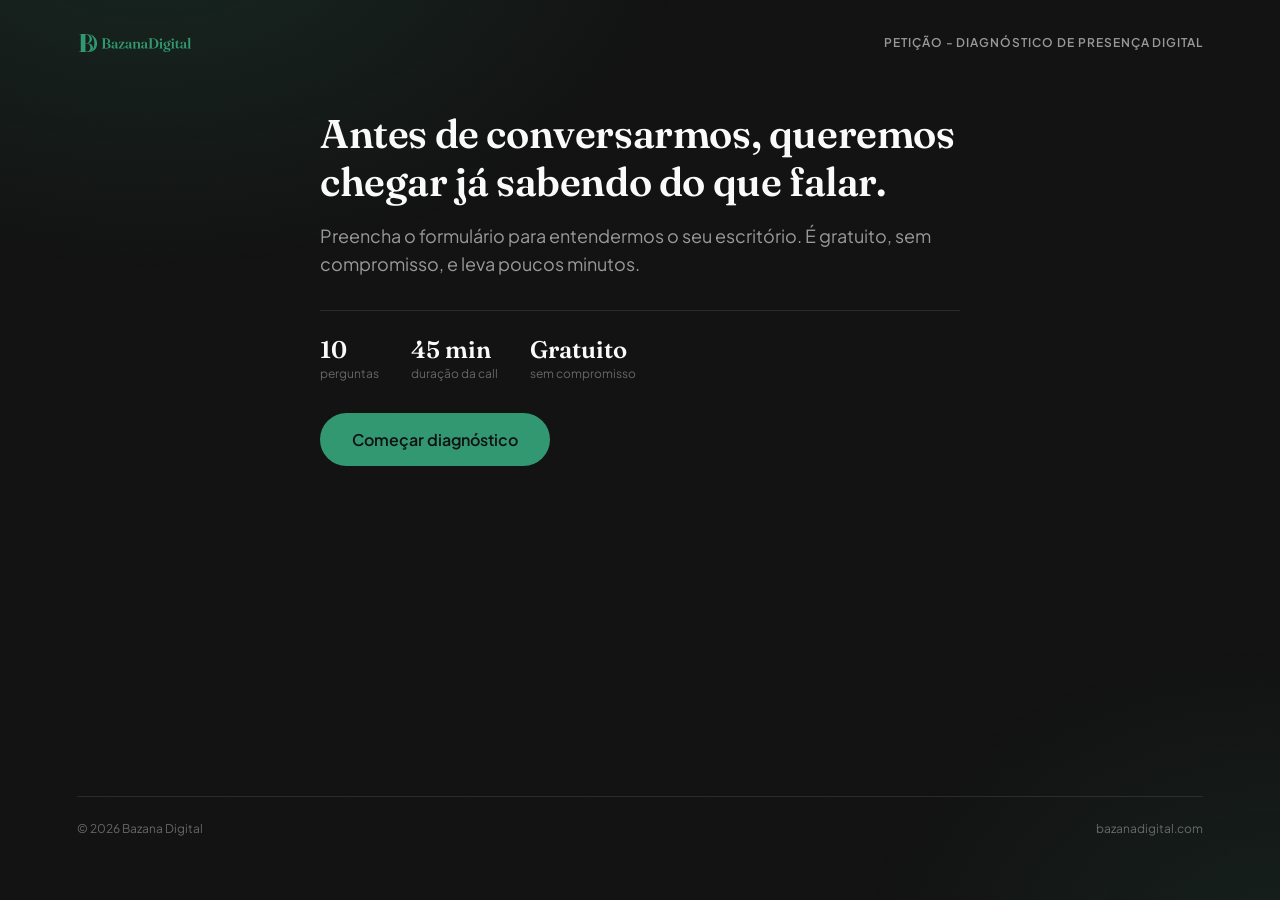
<file: index.html>
<!doctype html>
<html lang="pt-BR" data-theme="dark">
<head>
<meta charset="UTF-8" />
<meta name="viewport" content="width=device-width, initial-scale=1.0" />
<title>Diagnóstico — Bazana Digital</title>
<meta name="description" content="Diagnóstico de presença digital para escritórios de advocacia." />
<link rel="preconnect" href="https://fonts.googleapis.com" />
<link rel="preconnect" href="https://fonts.gstatic.com" crossorigin />
<link href="https://fonts.googleapis.com/css2?family=Fraunces:opsz,wght@9..144,400;9..144,500;9..144,600&family=Plus+Jakarta+Sans:wght@400;500;600&display=swap" rel="stylesheet" />
<link rel="stylesheet" href="css/styles.css" />
</head>
<body>

  <div class="bg-atmosphere"></div>
  <div class="bg-grain"></div>

  <div class="page">

    <header class="site-header">
      <img src="assets/logo.svg" alt="Bazana Digital" class="logo" />
      <span class="header-tag">Petição - Diagnóstico de presença digital</span>
    </header>

    <div class="content-col">

    <!-- ===================== INTRO ===================== -->
    <section class="intro" id="intro" data-view>
      <h1>Antes de conversarmos, queremos chegar já sabendo do que falar.</h1>
      <p>Preencha o formulário para entendermos o seu escritório. É gratuito, sem compromisso, e leva poucos minutos.</p>

      <div class="intro-meta">
        <div>
          <strong id="totalStepsLabel">—</strong>
          <span>perguntas</span>
        </div>
        <div>
          <strong>45 min</strong>
          <span>duração da call</span>
        </div>
        <div>
          <strong>Gratuito</strong>
          <span>sem compromisso</span>
        </div>
      </div>

      <button class="btn-primary btn-start" id="startBtn" type="button">Começar diagnóstico</button>
    </section>

    <!-- ===================== FORM ===================== -->
    <form class="form-shell" id="diagForm" data-view novalidate>

      <div class="progress-track">
        <div class="progress-fill" id="progressFill"></div>
      </div>
      <div class="progress-label">
        <span id="progressStepLabel">Pergunta 1 de 10</span>
        <span id="progressPercentLabel">0%</span>
      </div>

      <!-- 1. Nome -->
      <div class="step is-active" data-step="0">
        <p class="step-tag">01 · Você</p>
        <h2 class="step-question">Seu nome</h2>
        <div class="step-body">
          <input class="field-text" type="text" name="nome" placeholder="Nome completo" autocomplete="name" required />
        </div>
        <div class="step-nav">
          <span></span>
          <button class="btn-primary" type="button" data-next>Continuar</button>
        </div>
      </div>

      <!-- 2. Nome do escritório -->
      <div class="step" data-step="1">
        <p class="step-tag">02 · Escritório</p>
        <h2 class="step-question">Nome do escritório</h2>
        <div class="step-body">
          <input class="field-text" type="text" name="nome_escritorio" placeholder="Ex: Silva &amp; Associados" autocomplete="organization" required />
        </div>
        <div class="step-nav">
          <button class="btn-back" type="button" data-back>
            <svg width="16" height="16" viewBox="0 0 24 24" fill="none" stroke="currentColor" stroke-width="2"><path d="M15 18l-6-6 6-6"/></svg>
            Voltar
          </button>
          <button class="btn-primary" type="button" data-next>Continuar</button>
        </div>
      </div>

      <!-- 3. Porte -->
      <div class="step" data-step="2">
        <p class="step-tag">03 · Porte</p>
        <h2 class="step-question">Quantos advogados atuam hoje no escritório?</h2>
        <div class="step-body">
          <div class="option-list" data-field="porte">
            <div class="option-card">
              <input type="radio" name="porte" id="porte_a" value="individual" />
              <label for="porte_a"><span>Sou advogado(a) individual / autônomo(a)</span><span class="option-check"></span></label>
            </div>
            <div class="option-card">
              <input type="radio" name="porte" id="porte_b" value="2-5" />
              <label for="porte_b"><span>2 a 5</span><span class="option-check"></span></label>
            </div>
            <div class="option-card">
              <input type="radio" name="porte" id="porte_c" value="6-15" />
              <label for="porte_c"><span>6 a 15</span><span class="option-check"></span></label>
            </div>
            <div class="option-card">
              <input type="radio" name="porte" id="porte_d" value="15+" />
              <label for="porte_d"><span>Mais de 15</span><span class="option-check"></span></label>
            </div>
          </div>
        </div>
        <div class="step-nav">
          <button class="btn-back" type="button" data-back>
            <svg width="16" height="16" viewBox="0 0 24 24" fill="none" stroke="currentColor" stroke-width="2"><path d="M15 18l-6-6 6-6"/></svg>
            Voltar
          </button>
          <button class="btn-primary" type="button" data-next>Continuar</button>
        </div>
      </div>

      <!-- 4. Área de atuação -->
      <div class="step" data-step="3">
        <p class="step-tag">04 · Especialidade</p>
        <h2 class="step-question">Qual a principal área de atuação?</h2>
        <div class="step-body">
          <div class="option-list" data-field="area_atuacao">
            <div class="option-card">
              <input type="radio" name="area_atuacao" id="area_a" value="empresarial_societario" />
              <label for="area_a"><span>Empresarial / Societário</span><span class="option-check"></span></label>
            </div>
            <div class="option-card">
              <input type="radio" name="area_atuacao" id="area_b" value="tributario" />
              <label for="area_b"><span>Tributário</span><span class="option-check"></span></label>
            </div>
            <div class="option-card">
              <input type="radio" name="area_atuacao" id="area_c" value="trabalhista" />
              <label for="area_c"><span>Trabalhista</span><span class="option-check"></span></label>
            </div>
            <div class="option-card">
              <input type="radio" name="area_atuacao" id="area_d" value="civel_contratos" />
              <label for="area_d"><span>Cível / Contratos</span><span class="option-check"></span></label>
            </div>
            <div class="option-card">
              <input type="radio" name="area_atuacao" id="area_e" value="familia_sucessoes" />
              <label for="area_e"><span>Família e Sucessões</span><span class="option-check"></span></label>
            </div>
            <div class="option-card">
              <input type="radio" name="area_atuacao" id="area_f" value="penal" />
              <label for="area_f"><span>Penal</span><span class="option-check"></span></label>
            </div>
            <div class="option-card">
              <input type="radio" name="area_atuacao" id="area_o" value="outra" />
              <label for="area_o"><span>Outra</span><span class="option-check"></span></label>
            </div>
          </div>
          <div class="conditional-field" data-conditional-group="area_atuacao" data-conditional-value="outra" hidden>
            <input class="field-text" type="text" name="area_atuacao_outra" placeholder="Qual área?" autocomplete="off" />
          </div>
        </div>
        <div class="step-nav">
          <button class="btn-back" type="button" data-back>
            <svg width="16" height="16" viewBox="0 0 24 24" fill="none" stroke="currentColor" stroke-width="2"><path d="M15 18l-6-6 6-6"/></svg>
            Voltar
          </button>
          <button class="btn-primary" type="button" data-next>Continuar</button>
        </div>
      </div>

      <!-- 5. Incômodo -->
      <div class="step" data-step="4">
        <p class="step-tag">05 · Contexto</p>
        <h2 class="step-question">Qual frase mais se aproxima do seu incômodo hoje?</h2>
        <div class="step-body">
          <div class="option-list" data-field="incomodo">
            <div class="option-card">
              <input type="radio" name="incomodo" id="inc_a" value="bons_mas_online_nao_altura" />
              <label for="inc_a"><span>Somos bons no que fazemos, mas online não aparecemos à altura</span><span class="option-check"></span></label>
            </div>
            <div class="option-card">
              <input type="radio" name="incomodo" id="inc_b" value="sem_presenca_custa_clientes" />
              <label for="inc_b"><span>Não temos presença digital nenhuma e sabemos que isso já custa clientes</span><span class="option-check"></span></label>
            </div>
            <div class="option-card">
              <input type="radio" name="incomodo" id="inc_c" value="site_redes_amadores" />
              <label for="inc_c"><span>Temos site/redes, mas parecem amadores perto do nível do escritório</span><span class="option-check"></span></label>
            </div>
            <div class="option-card">
              <input type="radio" name="incomodo" id="inc_d" value="indicacoes_mas_nao_encontram" />
              <label for="inc_d"><span>Recebo indicações, mas quando pesquisam meu nome, não encontram nada sério</span><span class="option-check"></span></label>
            </div>
            <div class="option-card">
              <input type="radio" name="incomodo" id="inc_e" value="entendendo_se_faz_sentido" />
              <label for="inc_e"><span>Ainda estou só entendendo se isso faz sentido para a advocacia</span><span class="option-check"></span></label>
            </div>
          </div>
        </div>
        <div class="step-nav">
          <button class="btn-back" type="button" data-back>
            <svg width="16" height="16" viewBox="0 0 24 24" fill="none" stroke="currentColor" stroke-width="2"><path d="M15 18l-6-6 6-6"/></svg>
            Voltar
          </button>
          <button class="btn-primary" type="button" data-next>Continuar</button>
        </div>
      </div>

      <!-- 6. Momento -->
      <div class="step" data-step="5">
        <p class="step-tag">06 · Momento</p>
        <h2 class="step-question">E qual o seu momento?</h2>
        <div class="step-body">
          <div class="option-list" data-field="momento">
            <div class="option-card">
              <input type="radio" name="momento" id="mom_a" value="resolver_agora" />
              <label for="mom_a"><span>Quero resolver isso agora, com intenção real de investir nos próximos meses</span><span class="option-check"></span></label>
            </div>
            <div class="option-card">
              <input type="radio" name="momento" id="mom_b" value="avaliando" />
              <label for="mom_b"><span>Estou avaliando, quero entender melhor antes de decidir</span><span class="option-check"></span></label>
            </div>
            <div class="option-card">
              <input type="radio" name="momento" id="mom_c" value="so_pesquisando" />
              <label for="mom_c"><span>Só pesquisando, sem previsão por enquanto</span><span class="option-check"></span></label>
            </div>
          </div>
        </div>
        <div class="step-nav">
          <button class="btn-back" type="button" data-back>
            <svg width="16" height="16" viewBox="0 0 24 24" fill="none" stroke="currentColor" stroke-width="2"><path d="M15 18l-6-6 6-6"/></svg>
            Voltar
          </button>
          <button class="btn-primary" type="button" data-next>Continuar</button>
        </div>
      </div>

      <!-- 7. Possui site -->
      <div class="step" data-step="6">
        <p class="step-tag">07 · Presença atual</p>
        <h2 class="step-question">Possui site?</h2>
        <div class="step-body">
          <div class="option-list" data-field="possui_site">
            <div class="option-card">
              <input type="radio" name="possui_site" id="site_sim" value="sim" />
              <label for="site_sim"><span>Sim</span><span class="option-check"></span></label>
            </div>
            <div class="option-card">
              <input type="radio" name="possui_site" id="site_nao" value="nao" />
              <label for="site_nao"><span>Não</span><span class="option-check"></span></label>
            </div>
          </div>
          <div class="conditional-field" data-conditional-group="possui_site" data-conditional-value="sim" hidden>
            <input class="field-text" type="url" name="site_link" placeholder="https://seusite.com.br" autocomplete="off" />
          </div>
        </div>
        <div class="step-nav">
          <button class="btn-back" type="button" data-back>
            <svg width="16" height="16" viewBox="0 0 24 24" fill="none" stroke="currentColor" stroke-width="2"><path d="M15 18l-6-6 6-6"/></svg>
            Voltar
          </button>
          <button class="btn-primary" type="button" data-next>Continuar</button>
        </div>
      </div>

      <!-- 8. Faturamento -->
      <div class="step" data-step="7">
        <p class="step-tag">08 · Contexto financeiro</p>
        <h2 class="step-question">Qual a faixa de faturamento mensal do escritório?</h2>
        <p class="step-hint">Só para calibrarmos a conversa ao momento do escritório.</p>
        <div class="step-body">
          <div class="option-list" data-field="faturamento">
            <div class="option-card">
              <input type="radio" name="faturamento" id="fat_a" value="abaixo_25k" />
              <label for="fat_a"><span>Abaixo de R$ 25 mil</span><span class="option-check"></span></label>
            </div>
            <div class="option-card">
              <input type="radio" name="faturamento" id="fat_b" value="25k_50k" />
              <label for="fat_b"><span>R$ 25 mil a R$ 50 mil</span><span class="option-check"></span></label>
            </div>
            <div class="option-card">
              <input type="radio" name="faturamento" id="fat_c" value="50k_100k" />
              <label for="fat_c"><span>R$ 50 mil a R$ 100 mil</span><span class="option-check"></span></label>
            </div>
            <div class="option-card">
              <input type="radio" name="faturamento" id="fat_d" value="100k_200k" />
              <label for="fat_d"><span>R$ 100 mil a R$ 200 mil</span><span class="option-check"></span></label>
            </div>
            <div class="option-card">
              <input type="radio" name="faturamento" id="fat_e" value="200k_350k" />
              <label for="fat_e"><span>R$ 200 mil a R$ 350 mil</span><span class="option-check"></span></label>
            </div>
            <div class="option-card">
              <input type="radio" name="faturamento" id="fat_f" value="acima_350k" />
              <label for="fat_f"><span>Acima de R$ 350 mil</span><span class="option-check"></span></label>
            </div>
            <div class="option-card">
              <input type="radio" name="faturamento" id="fat_g" value="prefiro_nao_informar" />
              <label for="fat_g"><span>Prefiro não informar</span><span class="option-check"></span></label>
            </div>
          </div>
        </div>
        <div class="step-nav">
          <button class="btn-back" type="button" data-back>
            <svg width="16" height="16" viewBox="0 0 24 24" fill="none" stroke="currentColor" stroke-width="2"><path d="M15 18l-6-6 6-6"/></svg>
            Voltar
          </button>
          <button class="btn-primary" type="button" data-next>Continuar</button>
        </div>
      </div>

      <!-- 9. Email -->
      <div class="step" data-step="8">
        <p class="step-tag">09 · Contato</p>
        <h2 class="step-question">Informe seu email</h2>
        <div class="step-body">
          <input class="field-text" type="email" name="email" placeholder="voce@escritorio.com.br" autocomplete="email" required />
        </div>
        <div class="step-nav">
          <button class="btn-back" type="button" data-back>
            <svg width="16" height="16" viewBox="0 0 24 24" fill="none" stroke="currentColor" stroke-width="2"><path d="M15 18l-6-6 6-6"/></svg>
            Voltar
          </button>
          <button class="btn-primary" type="button" data-next>Continuar</button>
        </div>
      </div>

      <!-- 10. WhatsApp -->
      <div class="step" data-step="9">
        <p class="step-tag">10 · Contato</p>
        <h2 class="step-question">Informe seu WhatsApp</h2>
        <div class="step-body">
          <input class="field-text" type="tel" name="whatsapp" placeholder="(11) 99999-9999" autocomplete="tel" required />
        </div>
        <div class="step-nav">
          <button class="btn-back" type="button" data-back>
            <svg width="16" height="16" viewBox="0 0 24 24" fill="none" stroke="currentColor" stroke-width="2"><path d="M15 18l-6-6 6-6"/></svg>
            Voltar
          </button>
          <button class="btn-primary" type="submit" data-submit>Enviar diagnóstico</button>
        </div>
      </div>

    </form>

    <!-- ===================== FINAL ===================== -->
    <section class="step-final" id="finalStep" data-view>
      <span class="check">
        <svg width="22" height="22" viewBox="0 0 24 24" fill="none" stroke="currentColor" stroke-width="2.5"><path d="M20 6L9 17l-5-5"/></svg>
      </span>
      <h2>Diagnóstico recebido.</h2>
      <p>Agora escolha um horário de 45 minutos pra conversarmos — gratuito, sem compromisso.</p>

      <div id="calEmbed" class="cal-embed"></div>
    </section>

    </div>

    <footer class="site-footer">
      <span>© <span id="year"></span> Bazana Digital</span>
      <a href="https://bazanadigital.com" target="_blank" rel="noopener">bazanadigital.com</a>
    </footer>

  </div>

  <script src="js/supabase-client.js"></script>
  <script src="js/cal-embed.js"></script>
  <script src="js/form.js"></script>
</body>
</html>
</file>
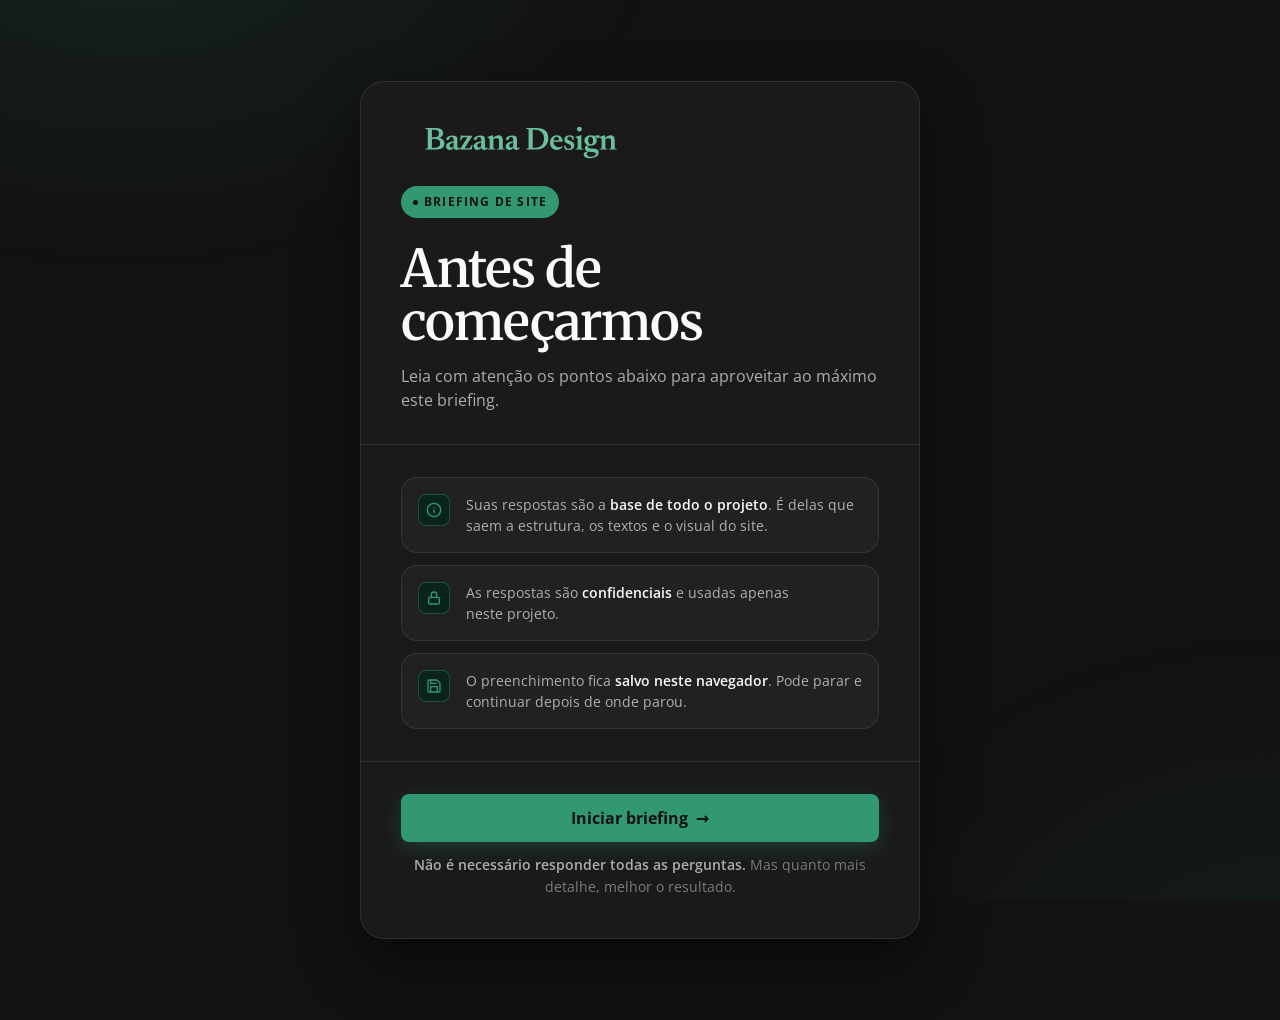
<file: briefing/index.html>
<!doctype html>
<html lang="pt-BR">
<head>
<meta charset="UTF-8" />
<meta name="robots" content="noindex" />
<title>Briefing · Bazana Design</title>
<script>location.replace('/briefing/site' + location.search);</script>
<link rel="icon" href="/favicon.ico" sizes="any">
<link rel="icon" href="/favicon-32x32.png" type="image/png" sizes="32x32">
<link rel="apple-touch-icon" href="/apple-touch-icon.png">
</head>
<body style="background:#121212;color:#FAFAFA;font-family:system-ui,sans-serif">
<p><a href="/briefing/site" style="color:#6BBE9C">Ir para o briefing</a></p>
</body>
</html>
</file>
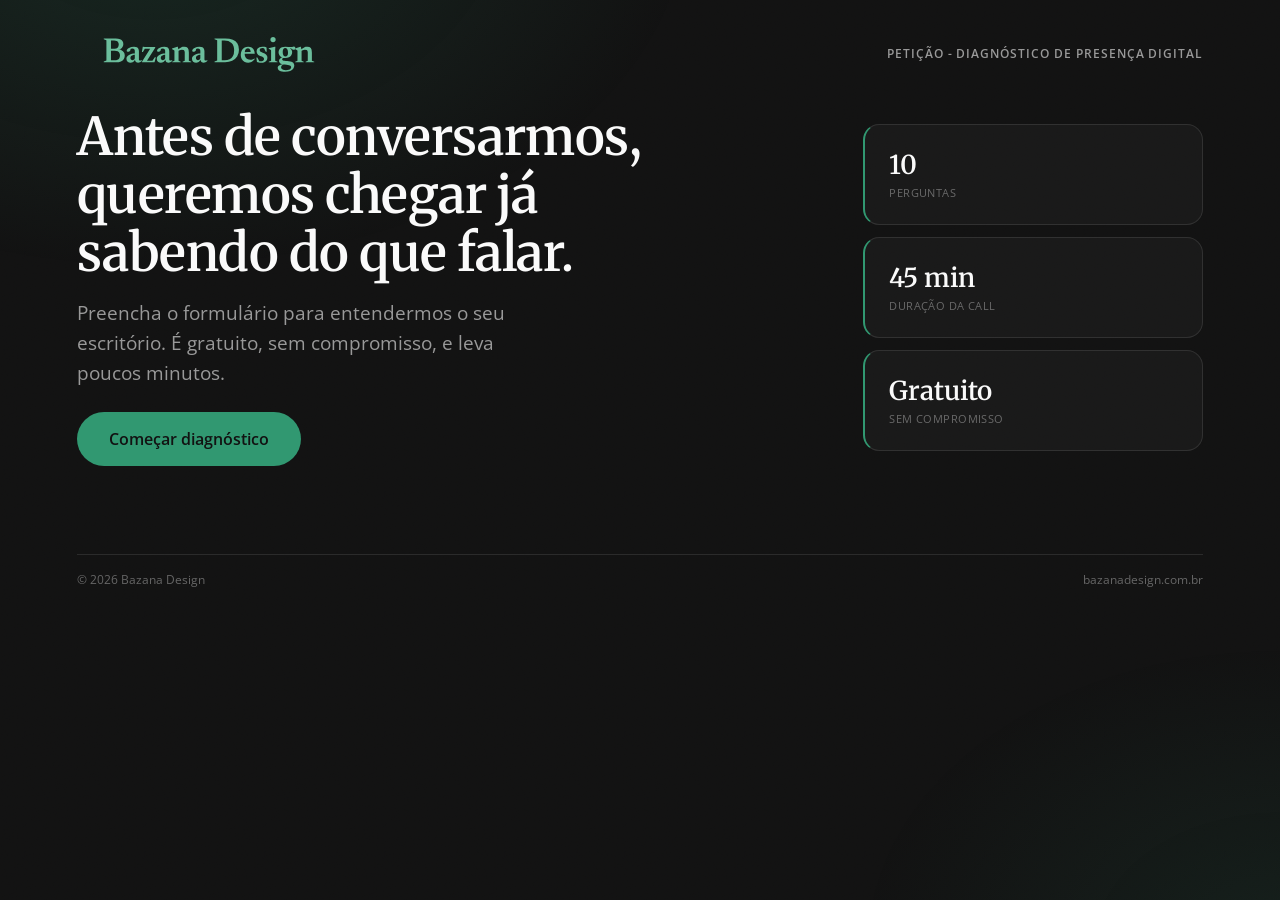
<file: diagnostico/index.html>
<!doctype html>
<html lang="pt-BR" data-theme="dark">
<head>
<meta charset="UTF-8" />
<meta name="viewport" content="width=device-width, initial-scale=1.0" />
<title>Diagnóstico — Bazana Design</title>
<meta name="description" content="Diagnóstico de presença digital para escritórios de advocacia." />
<link rel="preconnect" href="https://fonts.googleapis.com" />
<link rel="preconnect" href="https://fonts.gstatic.com" crossorigin />
<link href="https://fonts.googleapis.com/css2?family=Merriweather:wght@400;600&family=Open+Sans:wght@400;600&display=swap" rel="stylesheet" />
<link rel="stylesheet" href="/diagnostico/css/styles.css" />
<link rel="icon" href="/favicon.ico" sizes="any">
<link rel="icon" href="/favicon-32x32.png" type="image/png" sizes="32x32">
<link rel="apple-touch-icon" href="/apple-touch-icon.png">
</head>
<body>

  <div class="bg-atmosphere"></div>
  <div class="bg-grain"></div>

  <div class="page">

    <div class="content-col">

      <header class="site-header">
        <img src="/diagnostico/assets/logo.svg" alt="Bazana Design" class="logo" />
        <span class="header-tag">Petição - Diagnóstico de presença digital</span>
      </header>

    <!-- ===================== INTRO ===================== -->
    <section class="intro" id="intro" data-view>
      <div class="intro-grid">
        <div class="intro-main">
          <h1>Antes de conversarmos, queremos chegar já sabendo do que falar.</h1>
          <p class="intro-lead">Preencha o formulário para entendermos o seu escritório. É gratuito, sem compromisso, e leva poucos minutos.</p>
          <button class="btn-primary btn-start" id="startBtn" type="button">Começar diagnóstico</button>
        </div>
        <div class="intro-stats">
          <div class="stat-card">
            <strong id="totalStepsLabel">—</strong>
            <span>perguntas</span>
          </div>
          <div class="stat-card">
            <strong>45 min</strong>
            <span>duração da call</span>
          </div>
          <div class="stat-card">
            <strong>Gratuito</strong>
            <span>sem compromisso</span>
          </div>
        </div>
      </div>
    </section>

    <!-- ===================== FORM ===================== -->
    <form class="form-shell" id="diagForm" data-view novalidate>

      <div class="progress-track">
        <div class="progress-fill" id="progressFill"></div>
      </div>
      <div class="progress-label">
        <span id="progressStepLabel">Pergunta 1 de 10</span>
        <span id="progressPercentLabel">0%</span>
      </div>

      <!-- 1. Nome -->
      <div class="step is-active" data-step="0">
        <p class="step-tag">01 · Você</p>
        <h2 class="step-question">Seu nome</h2>
        <div class="step-body">
          <input class="field-text" type="text" name="nome" placeholder="Nome completo" autocomplete="name" required />
        </div>
        <div class="step-nav">
          <span></span>
          <button class="btn-primary" type="button" data-next>Continuar</button>
        </div>
      </div>

      <!-- 2. Nome do escritório -->
      <div class="step" data-step="1">
        <p class="step-tag">02 · Escritório</p>
        <h2 class="step-question">Nome do escritório</h2>
        <div class="step-body">
          <input class="field-text" type="text" name="nome_escritorio" placeholder="Ex: Silva &amp; Associados" autocomplete="organization" required />
        </div>
        <div class="step-nav">
          <button class="btn-back" type="button" data-back>
            <svg width="16" height="16" viewBox="0 0 24 24" fill="none" stroke="currentColor" stroke-width="2"><path d="M15 18l-6-6 6-6"/></svg>
            Voltar
          </button>
          <button class="btn-primary" type="button" data-next>Continuar</button>
        </div>
      </div>

      <!-- 3. Porte -->
      <div class="step" data-step="2">
        <p class="step-tag">03 · Porte</p>
        <h2 class="step-question">Quantos advogados atuam hoje no escritório?</h2>
        <div class="step-body">
          <div class="option-list" data-field="porte">
            <div class="option-card">
              <input type="radio" name="porte" id="porte_a" value="individual" />
              <label for="porte_a"><span>Sou advogado(a) individual / autônomo(a)</span><span class="option-check"></span></label>
            </div>
            <div class="option-card">
              <input type="radio" name="porte" id="porte_b" value="2-5" />
              <label for="porte_b"><span>2 a 5</span><span class="option-check"></span></label>
            </div>
            <div class="option-card">
              <input type="radio" name="porte" id="porte_c" value="6-15" />
              <label for="porte_c"><span>6 a 15</span><span class="option-check"></span></label>
            </div>
            <div class="option-card">
              <input type="radio" name="porte" id="porte_d" value="15+" />
              <label for="porte_d"><span>Mais de 15</span><span class="option-check"></span></label>
            </div>
          </div>
        </div>
        <div class="step-nav">
          <button class="btn-back" type="button" data-back>
            <svg width="16" height="16" viewBox="0 0 24 24" fill="none" stroke="currentColor" stroke-width="2"><path d="M15 18l-6-6 6-6"/></svg>
            Voltar
          </button>
          <button class="btn-primary" type="button" data-next>Continuar</button>
        </div>
      </div>

      <!-- 4. Área de atuação -->
      <div class="step" data-step="3">
        <p class="step-tag">04 · Especialidade</p>
        <h2 class="step-question">Qual a principal área de atuação?</h2>
        <div class="step-body">
          <div class="option-list" data-field="area_atuacao">
            <div class="option-card">
              <input type="radio" name="area_atuacao" id="area_a" value="empresarial_societario" />
              <label for="area_a"><span>Empresarial / Societário</span><span class="option-check"></span></label>
            </div>
            <div class="option-card">
              <input type="radio" name="area_atuacao" id="area_b" value="tributario" />
              <label for="area_b"><span>Tributário</span><span class="option-check"></span></label>
            </div>
            <div class="option-card">
              <input type="radio" name="area_atuacao" id="area_c" value="trabalhista" />
              <label for="area_c"><span>Trabalhista</span><span class="option-check"></span></label>
            </div>
            <div class="option-card">
              <input type="radio" name="area_atuacao" id="area_d" value="civel_contratos" />
              <label for="area_d"><span>Cível / Contratos</span><span class="option-check"></span></label>
            </div>
            <div class="option-card">
              <input type="radio" name="area_atuacao" id="area_e" value="familia_sucessoes" />
              <label for="area_e"><span>Família e Sucessões</span><span class="option-check"></span></label>
            </div>
            <div class="option-card">
              <input type="radio" name="area_atuacao" id="area_f" value="penal" />
              <label for="area_f"><span>Penal</span><span class="option-check"></span></label>
            </div>
            <div class="option-card">
              <input type="radio" name="area_atuacao" id="area_o" value="outra" />
              <label for="area_o"><span>Outra</span><span class="option-check"></span></label>
            </div>
          </div>
          <div class="conditional-field" data-conditional-group="area_atuacao" data-conditional-value="outra" hidden>
            <input class="field-text" type="text" name="area_atuacao_outra" placeholder="Qual área?" autocomplete="off" />
          </div>
        </div>
        <div class="step-nav">
          <button class="btn-back" type="button" data-back>
            <svg width="16" height="16" viewBox="0 0 24 24" fill="none" stroke="currentColor" stroke-width="2"><path d="M15 18l-6-6 6-6"/></svg>
            Voltar
          </button>
          <button class="btn-primary" type="button" data-next>Continuar</button>
        </div>
      </div>

      <!-- 5. Incômodo -->
      <div class="step" data-step="4">
        <p class="step-tag">05 · Contexto</p>
        <h2 class="step-question">Qual frase mais se aproxima do seu incômodo hoje?</h2>
        <div class="step-body">
          <div class="option-list" data-field="incomodo">
            <div class="option-card">
              <input type="radio" name="incomodo" id="inc_a" value="bons_mas_online_nao_altura" />
              <label for="inc_a"><span>Somos bons no que fazemos, mas online não aparecemos à altura</span><span class="option-check"></span></label>
            </div>
            <div class="option-card">
              <input type="radio" name="incomodo" id="inc_b" value="sem_presenca_custa_clientes" />
              <label for="inc_b"><span>Não temos presença digital nenhuma e sabemos que isso já custa clientes</span><span class="option-check"></span></label>
            </div>
            <div class="option-card">
              <input type="radio" name="incomodo" id="inc_c" value="site_redes_amadores" />
              <label for="inc_c"><span>Temos site/redes, mas parecem amadores perto do nível do escritório</span><span class="option-check"></span></label>
            </div>
            <div class="option-card">
              <input type="radio" name="incomodo" id="inc_d" value="indicacoes_mas_nao_encontram" />
              <label for="inc_d"><span>Recebo indicações, mas quando pesquisam meu nome, não encontram nada sério</span><span class="option-check"></span></label>
            </div>
            <div class="option-card">
              <input type="radio" name="incomodo" id="inc_e" value="entendendo_se_faz_sentido" />
              <label for="inc_e"><span>Ainda estou só entendendo se isso faz sentido para a advocacia</span><span class="option-check"></span></label>
            </div>
          </div>
        </div>
        <div class="step-nav">
          <button class="btn-back" type="button" data-back>
            <svg width="16" height="16" viewBox="0 0 24 24" fill="none" stroke="currentColor" stroke-width="2"><path d="M15 18l-6-6 6-6"/></svg>
            Voltar
          </button>
          <button class="btn-primary" type="button" data-next>Continuar</button>
        </div>
      </div>

      <!-- 6. Momento -->
      <div class="step" data-step="5">
        <p class="step-tag">06 · Momento</p>
        <h2 class="step-question">E qual o seu momento?</h2>
        <div class="step-body">
          <div class="option-list" data-field="momento">
            <div class="option-card">
              <input type="radio" name="momento" id="mom_a" value="resolver_agora" />
              <label for="mom_a"><span>Quero resolver isso agora, com intenção real de investir nos próximos meses</span><span class="option-check"></span></label>
            </div>
            <div class="option-card">
              <input type="radio" name="momento" id="mom_b" value="avaliando" />
              <label for="mom_b"><span>Estou avaliando, quero entender melhor antes de decidir</span><span class="option-check"></span></label>
            </div>
            <div class="option-card">
              <input type="radio" name="momento" id="mom_c" value="so_pesquisando" />
              <label for="mom_c"><span>Só pesquisando, sem previsão por enquanto</span><span class="option-check"></span></label>
            </div>
          </div>
        </div>
        <div class="step-nav">
          <button class="btn-back" type="button" data-back>
            <svg width="16" height="16" viewBox="0 0 24 24" fill="none" stroke="currentColor" stroke-width="2"><path d="M15 18l-6-6 6-6"/></svg>
            Voltar
          </button>
          <button class="btn-primary" type="button" data-next>Continuar</button>
        </div>
      </div>

      <!-- 7. Possui site -->
      <div class="step" data-step="6">
        <p class="step-tag">07 · Presença atual</p>
        <h2 class="step-question">Possui site?</h2>
        <div class="step-body">
          <div class="option-list" data-field="possui_site">
            <div class="option-card">
              <input type="radio" name="possui_site" id="site_sim" value="sim" />
              <label for="site_sim"><span>Sim</span><span class="option-check"></span></label>
            </div>
            <div class="option-card">
              <input type="radio" name="possui_site" id="site_nao" value="nao" />
              <label for="site_nao"><span>Não</span><span class="option-check"></span></label>
            </div>
          </div>
          <div class="conditional-field" data-conditional-group="possui_site" data-conditional-value="sim" hidden>
            <input class="field-text" type="url" name="site_link" placeholder="https://seusite.com.br" autocomplete="off" />
          </div>
        </div>
        <div class="step-nav">
          <button class="btn-back" type="button" data-back>
            <svg width="16" height="16" viewBox="0 0 24 24" fill="none" stroke="currentColor" stroke-width="2"><path d="M15 18l-6-6 6-6"/></svg>
            Voltar
          </button>
          <button class="btn-primary" type="button" data-next>Continuar</button>
        </div>
      </div>

      <!-- 8. Faturamento -->
      <div class="step" data-step="7">
        <p class="step-tag">08 · Contexto financeiro</p>
        <h2 class="step-question">Qual a faixa de faturamento mensal do escritório?</h2>
        <p class="step-hint">Só para calibrarmos a conversa ao momento do escritório.</p>
        <div class="step-body">
          <div class="option-list" data-field="faturamento">
            <div class="option-card">
              <input type="radio" name="faturamento" id="fat_a" value="abaixo_25k" />
              <label for="fat_a"><span>Abaixo de R$ 25 mil</span><span class="option-check"></span></label>
            </div>
            <div class="option-card">
              <input type="radio" name="faturamento" id="fat_b" value="25k_50k" />
              <label for="fat_b"><span>R$ 25 mil a R$ 50 mil</span><span class="option-check"></span></label>
            </div>
            <div class="option-card">
              <input type="radio" name="faturamento" id="fat_c" value="50k_100k" />
              <label for="fat_c"><span>R$ 50 mil a R$ 100 mil</span><span class="option-check"></span></label>
            </div>
            <div class="option-card">
              <input type="radio" name="faturamento" id="fat_d" value="100k_200k" />
              <label for="fat_d"><span>R$ 100 mil a R$ 200 mil</span><span class="option-check"></span></label>
            </div>
            <div class="option-card">
              <input type="radio" name="faturamento" id="fat_e" value="200k_350k" />
              <label for="fat_e"><span>R$ 200 mil a R$ 350 mil</span><span class="option-check"></span></label>
            </div>
            <div class="option-card">
              <input type="radio" name="faturamento" id="fat_f" value="acima_350k" />
              <label for="fat_f"><span>Acima de R$ 350 mil</span><span class="option-check"></span></label>
            </div>
            <div class="option-card">
              <input type="radio" name="faturamento" id="fat_g" value="prefiro_nao_informar" />
              <label for="fat_g"><span>Prefiro não informar</span><span class="option-check"></span></label>
            </div>
          </div>
        </div>
        <div class="step-nav">
          <button class="btn-back" type="button" data-back>
            <svg width="16" height="16" viewBox="0 0 24 24" fill="none" stroke="currentColor" stroke-width="2"><path d="M15 18l-6-6 6-6"/></svg>
            Voltar
          </button>
          <button class="btn-primary" type="button" data-next>Continuar</button>
        </div>
      </div>

      <!-- 9. Email -->
      <div class="step" data-step="8">
        <p class="step-tag">09 · Contato</p>
        <h2 class="step-question">Informe seu email</h2>
        <div class="step-body">
          <input class="field-text" type="email" name="email" placeholder="voce@escritorio.com.br" autocomplete="email" required />
        </div>
        <div class="step-nav">
          <button class="btn-back" type="button" data-back>
            <svg width="16" height="16" viewBox="0 0 24 24" fill="none" stroke="currentColor" stroke-width="2"><path d="M15 18l-6-6 6-6"/></svg>
            Voltar
          </button>
          <button class="btn-primary" type="button" data-next>Continuar</button>
        </div>
      </div>

      <!-- 10. WhatsApp -->
      <div class="step" data-step="9">
        <p class="step-tag">10 · Contato</p>
        <h2 class="step-question">Informe seu WhatsApp</h2>
        <div class="step-body">
          <input class="field-text" type="tel" name="whatsapp" placeholder="(11) 99999-9999" autocomplete="tel" required />
        </div>
        <div class="step-nav">
          <button class="btn-back" type="button" data-back>
            <svg width="16" height="16" viewBox="0 0 24 24" fill="none" stroke="currentColor" stroke-width="2"><path d="M15 18l-6-6 6-6"/></svg>
            Voltar
          </button>
          <button class="btn-primary" type="submit" data-submit>Enviar diagnóstico</button>
        </div>
      </div>

    </form>

    <!-- ===================== FINAL ===================== -->
    <section class="step-final" id="finalStep" data-view>
      <span class="check">
        <svg width="22" height="22" viewBox="0 0 24 24" fill="none" stroke="currentColor" stroke-width="2.5"><path d="M20 6L9 17l-5-5"/></svg>
      </span>
      <h2>Diagnóstico recebido.</h2>
      <p>Agora escolha um horário de 45 minutos pra conversarmos — gratuito, sem compromisso.</p>

      <div id="calEmbed" class="cal-embed"></div>
    </section>

      <footer class="site-footer">
        <span>© <span id="year"></span> Bazana Design</span>
        <a href="https://bazanadesign.com.br" target="_blank" rel="noopener">bazanadesign.com.br</a>
      </footer>

    </div>

  </div>

  <script src="/diagnostico/js/supabase-client.js"></script>
  <script src="/diagnostico/js/cal-embed.js"></script>
  <script src="/diagnostico/js/form.js"></script>
</body>
</html>
</file>
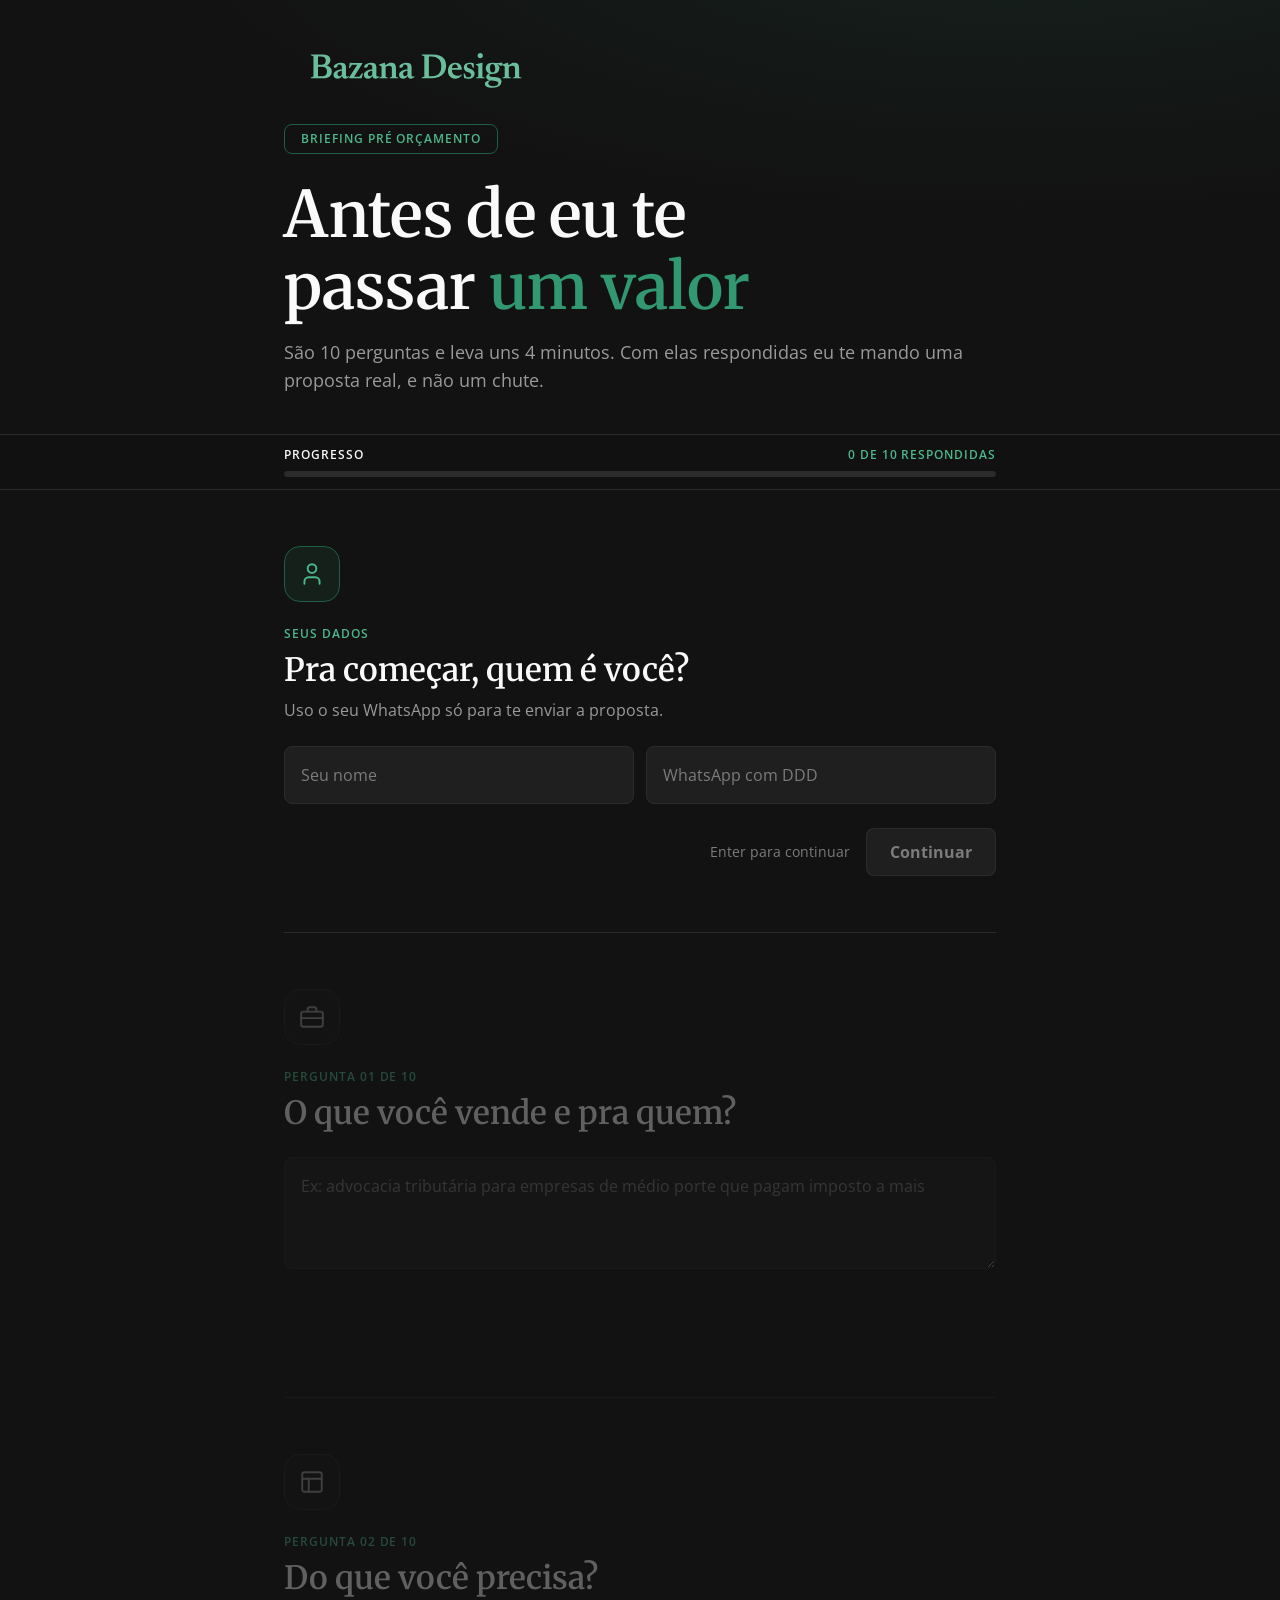
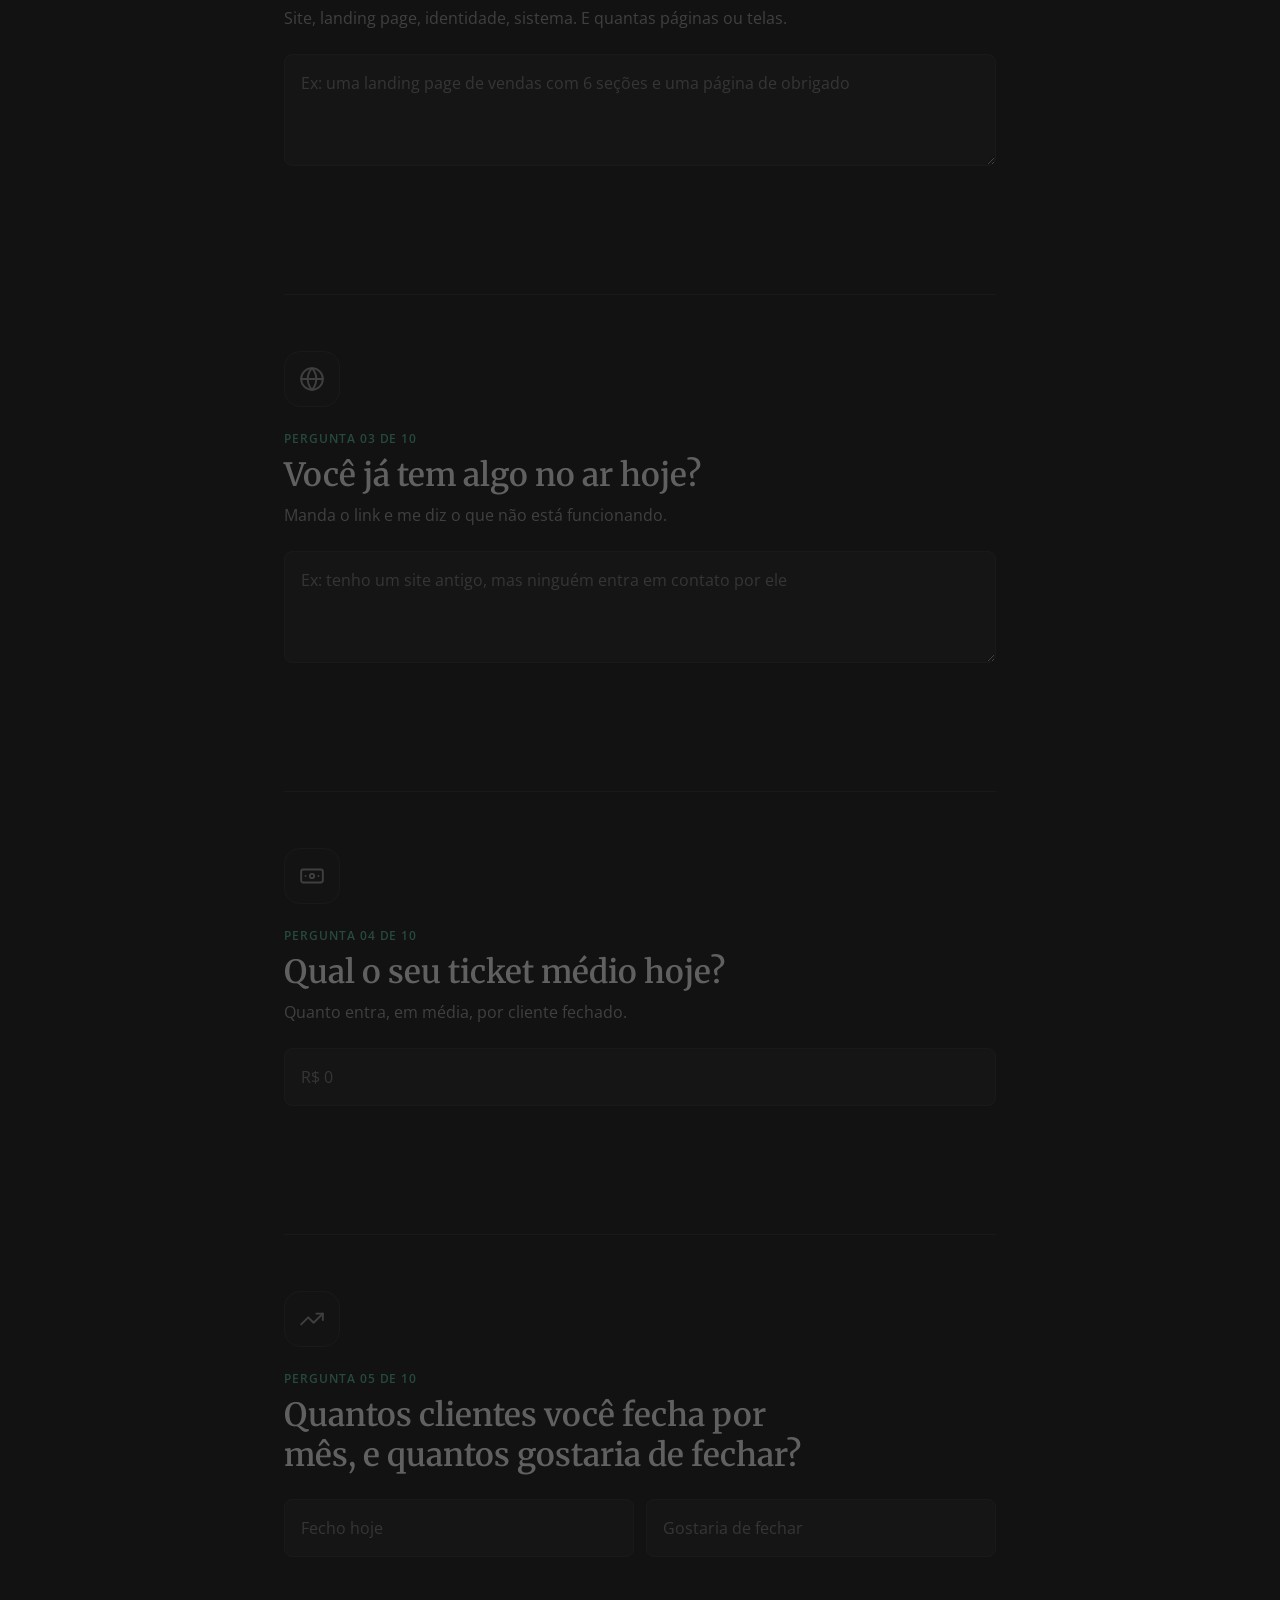
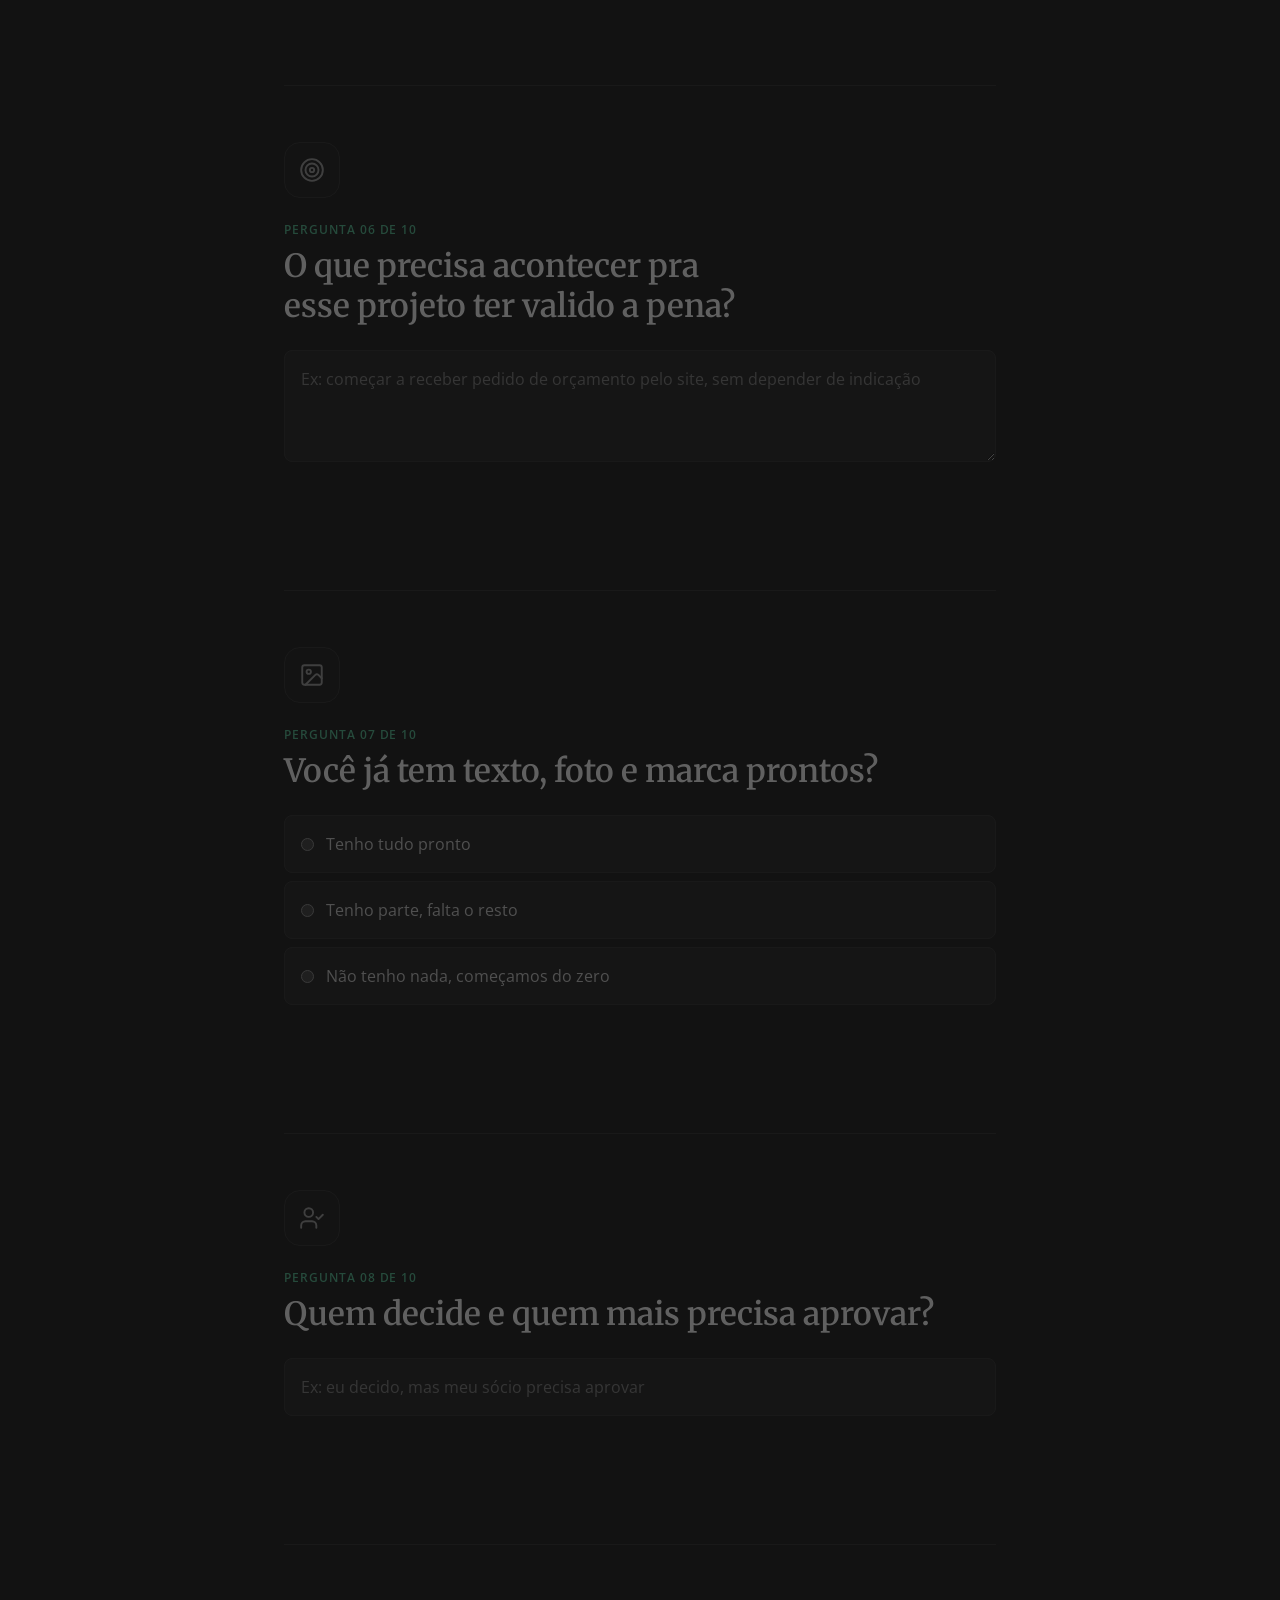
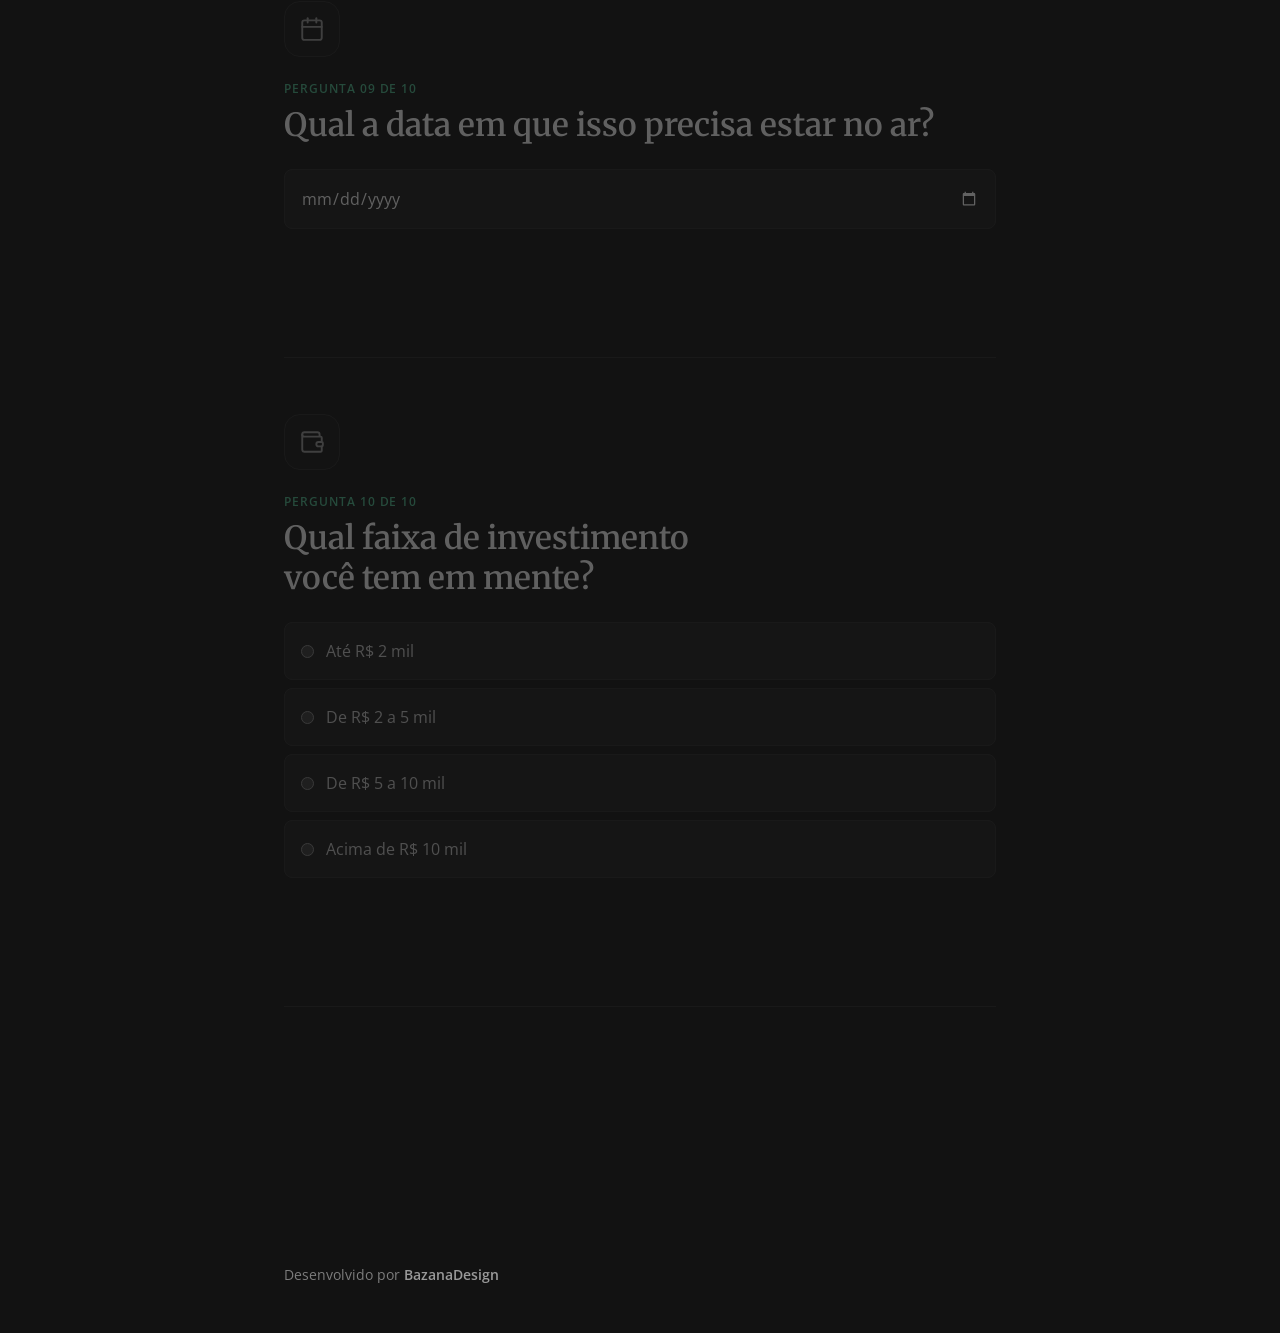
<file: prebriefing/index.html>
<!doctype html>
<html lang="pt-BR">
<head>
<meta charset="utf-8">
<meta name="viewport" content="width=device-width, initial-scale=1, viewport-fit=cover">
<meta name="robots" content="noindex, nofollow">
<meta name="description" content="Pré-briefing da Bazana Design: 10 perguntas para receber uma proposta sob medida.">
<meta name="theme-color" content="#121212">
<title>Pré-briefing Bazana Design</title>
<link rel="stylesheet" href="https://fonts.googleapis.com/css2?family=Merriweather:wght@400;600&family=Open+Sans:wght@400;600&display=swap">
<link rel="icon" href="/favicon.ico" sizes="any">
<link rel="icon" href="/favicon-32x32.png" type="image/png" sizes="32x32">
<link rel="apple-touch-icon" href="/apple-touch-icon.png">
<style>
/* Layout: coluna única de 760px. Cabeçalho, barra de progresso presa no topo e as 10 perguntas empilhadas; só a ativa fica em destaque e Continuar rola suave até a próxima. */
:root{
  color-scheme:dark;
  --bg:#121212;          /* neutral/950 */
  --card:#181818;
  --card2:#1F1F1F;
  --line:#2B2B2B;
  --green:#319871;       /* primary/500 */
  --green-light:#4DB88D;
  --green-dim:#1F5E47;
  --logo:#6BBE9C;        /* primary/400, cor do wordmark sobre preto */
  --gold:#B69040;        /* secondary/600, só detalhe no confete */
  --white:#FAFAFA;       /* neutral/50 */
  --text:#C8C8C8;
  --gray:#9A9A9A;
  --gray2:#7C7C7C;
  --display:"Merriweather",Georgia,"Times New Roman",serif;
  --body:"Open Sans",system-ui,-apple-system,"Segoe UI",sans-serif;
}
*,*::before,*::after{box-sizing:border-box;margin:0;padding:0}
html{scroll-behavior:smooth}
@media (prefers-reduced-motion:reduce){html{scroll-behavior:auto}}
body{font-family:var(--body);background:var(--bg);color:var(--text);font-size:16px;line-height:1.5}
body::before{content:"";position:fixed;inset:0;z-index:-1;pointer-events:none;background:radial-gradient(120% 60% at 80% -10%,#16211C 0%,var(--bg) 55%)}
p{text-wrap:pretty}
.wrap{max-width:760px;margin:0 auto;padding-inline:24px}

header{padding-block:48px 40px}
.logo{display:block;margin-bottom:32px;color:var(--logo);line-height:0}
.logo svg{height:44px;width:auto;display:block}
.tag{display:inline-block;font-size:12px;line-height:16px;font-weight:600;letter-spacing:.08em;text-transform:uppercase;color:var(--green-light);border:1px solid var(--green-dim);padding:6px 16px;border-radius:8px;margin-bottom:24px}
h1{font-family:var(--display);font-weight:600;font-size:clamp(40px,7vw,64px);line-height:1.125;color:var(--white);text-wrap:balance}
h1 .g{color:var(--green)}
header p{font-size:18px;line-height:28px;color:var(--gray);margin-top:16px;max-width:40em}

/* progresso */
.prog{position:sticky;top:env(safe-area-inset-top,0px);z-index:40;background:rgba(18,18,18,.88);-webkit-backdrop-filter:blur(12px);backdrop-filter:blur(12px);border-block:1px solid var(--line)}
.prog .wrap{padding-block:12px}
.prog .row{display:flex;justify-content:space-between;align-items:baseline;gap:16px;font-size:12px;line-height:16px;font-weight:600;letter-spacing:.08em;text-transform:uppercase;font-variant-numeric:tabular-nums}
.prog .row #onde{color:var(--white)}
.prog .row #quanto{color:var(--green-light)}
.prog .track{height:6px;border-radius:9999px;background:var(--line);margin-top:8px;overflow:hidden}
.prog .track i{display:block;height:100%;width:0;border-radius:9999px;background:var(--green);transition:width .5s cubic-bezier(.2,.8,.3,1)}

/* perguntas */
#form{padding-bottom:26vh}
.step{display:grid;grid-template-columns:minmax(0,1fr);gap:24px;justify-items:start;padding-block:56px;border-bottom:1px solid var(--line);scroll-margin-top:88px;opacity:.34;transition:opacity .45s}
.step.on{opacity:1}
.step .bd{width:100%;min-width:0}
.ic{width:56px;height:56px;border-radius:16px;border:1px solid var(--line);background:var(--card);display:grid;place-items:center;color:var(--gray);transition:color .3s,border-color .3s,background .3s}
.ic svg{width:26px;height:26px}
.step.on .ic,.step.done .ic{color:var(--green-light);border-color:var(--green-dim);background:rgba(49,152,113,.1)}
.eb{font-size:12px;line-height:16px;font-weight:600;letter-spacing:.08em;text-transform:uppercase;color:var(--green-light);font-variant-numeric:tabular-nums}
.q{display:block;font-family:var(--display);font-weight:600;font-size:clamp(24px,4.4vw,32px);line-height:1.25;color:var(--white);margin-top:8px;text-wrap:balance}
.aj{font-size:16px;line-height:24px;color:var(--gray);margin-top:8px}
.ans{margin-top:24px}
.nav{display:flex;align-items:center;justify-content:space-between;gap:16px;flex-wrap:wrap;margin-top:24px}
.step:not(.on) .nav{visibility:hidden}
.nav .dir{display:flex;align-items:center;gap:16px;margin-left:auto}
.lnk.back{padding-left:0}
.hp{position:absolute;left:-9999px;width:1px;height:1px;opacity:0}
.erro{margin-top:16px;font-size:14px;line-height:20px;color:#F0A39B;text-align:right}
.btn.enviando{pointer-events:none;opacity:.7}
.hint{font-size:14px;line-height:20px;color:var(--gray2)}
@media (hover:none){.hint{display:none}}

input,textarea{width:100%;background:var(--card2);border:1px solid var(--line);border-radius:8px;color:var(--white);font-family:inherit;font-size:16px;line-height:24px;padding:16px;outline:none;transition:border-color .15s,box-shadow .15s}
input:focus,textarea:focus{border-color:var(--green);box-shadow:0 0 0 3px rgba(49,152,113,.18)}
input::placeholder,textarea::placeholder{color:var(--gray2)}
textarea{resize:vertical;min-height:112px;display:block}
.dupla{display:grid;grid-template-columns:1fr 1fr;gap:12px}
.radios{display:grid;gap:8px}
.radios label{display:flex;align-items:center;gap:12px;background:var(--card2);border:1px solid var(--line);border-radius:8px;padding:16px;cursor:pointer;font-size:16px;transition:border-color .25s,background .25s,color .25s,transform .3s cubic-bezier(.2,.7,.3,1)}
.radios label:hover{border-color:var(--green-dim)}
.radios input{width:auto;accent-color:var(--green);flex:0 0 auto;box-shadow:none}
.radios label:focus-within{border-color:var(--green)}
.radios label.sel{border-color:var(--green);background:rgba(49,152,113,.12);color:var(--white)}

.btn{position:relative;overflow:hidden;display:inline-flex;align-items:center;justify-content:center;gap:10px;background:var(--green);color:var(--bg);font-family:var(--body);font-weight:700;font-size:16px;line-height:24px;border:none;border-radius:8px;padding:12px 24px;cursor:pointer;transition:transform .15s,background .15s}
.btn::after{content:"";position:absolute;inset:0;background:radial-gradient(circle at var(--mx,50%) var(--my,50%),rgba(255,255,255,.35),transparent 60%);opacity:0;transition:opacity .4s}
.btn:hover{background:var(--green-light);transform:translateY(-1px)}
.btn:hover::after{opacity:1}
.btn:active{transform:translateY(1px) scale(.99)}
.btn:disabled{background:var(--card2);color:var(--gray2);cursor:not-allowed;transform:none;box-shadow:inset 0 0 0 1px var(--line)}
.btn:disabled::after{display:none}
.btn:focus-visible,.lnk:focus-visible{outline:2px solid var(--white);outline-offset:3px}
.lnk{background:none;border:none;color:var(--gray);font-family:inherit;font-size:16px;font-weight:500;cursor:pointer;padding:12px 4px;border-radius:8px}
.lnk:hover{color:var(--white)}

/* loading de abertura: o logo é preenchido da esquerda para a direita em 5s */
#load{position:fixed;inset:0;z-index:100;background:var(--bg);display:grid;place-items:center;padding:24px;animation:some .6s ease 5s forwards}
#load .lg{color:var(--logo);line-height:0;width:min(320px,70vw);-webkit-mask-image:linear-gradient(90deg,#000 50%,rgba(0,0,0,.22) 50%);mask-image:linear-gradient(90deg,#000 50%,rgba(0,0,0,.22) 50%);-webkit-mask-size:200% 100%;mask-size:200% 100%;-webkit-mask-position:100% 0;mask-position:100% 0;animation:enche 4.6s cubic-bezier(.45,.05,.3,1) .2s forwards}
#load .lg svg{width:100%;height:auto;display:block}
#load .tr{width:min(320px,70vw);height:2px;border-radius:9999px;background:var(--line);margin-top:28px;overflow:hidden}
#load .tr i{display:block;height:100%;background:var(--green);transform-origin:left;transform:scaleX(0);animation:barra 4.6s cubic-bezier(.45,.05,.3,1) .2s forwards}
@keyframes enche{to{-webkit-mask-position:0 0;mask-position:0 0}}
@keyframes barra{to{transform:scaleX(1)}}
@keyframes some{to{opacity:0;visibility:hidden}}
@media (prefers-reduced-motion:no-preference){
  header .tag,header h1,header p{animation:sobe .8s cubic-bezier(.2,.7,.3,1) 5.1s both}
  header h1{animation-delay:5.18s}
  header p{animation-delay:5.26s}
  #res > *{animation:sobe .7s cubic-bezier(.2,.7,.3,1) both}
  @keyframes sobe{0%{opacity:0;transform:translateY(18px)}100%{opacity:1;transform:none}}
}

/* obrigado */
#res{display:none;padding-block:16px 48px}
body.enviado #form,body.enviado .prog,body.enviado header .tag,body.enviado header h1,body.enviado header p{display:none}
body.enviado #res{display:block}
body.enviado header{padding-bottom:0}
.hero-res{border:1px solid var(--green-dim);border-radius:16px;padding:40px;background:linear-gradient(135deg,rgba(49,152,113,.16),rgba(49,152,113,.03))}
.hero-res .ic{color:var(--green-light);border-color:var(--green-dim);background:rgba(49,152,113,.14);margin-bottom:24px}
.hero-res .lb{font-size:12px;line-height:16px;font-weight:600;letter-spacing:.08em;text-transform:uppercase;color:var(--green-light);margin-bottom:12px}
.hero-res .big{font-family:var(--display);font-weight:600;font-size:clamp(32px,6vw,48px);color:var(--white);line-height:1.15;text-wrap:balance}
.hero-res .sub{font-size:18px;line-height:28px;color:var(--text);margin-top:16px;max-width:34em}
#confete{position:fixed;inset:0;width:100%;height:100%;pointer-events:none;z-index:60}

.rodape{padding-block:24px 48px;font-size:14px;line-height:20px;color:var(--gray2)}
.rodape b{color:var(--gray);font-weight:600}

@media (max-width:680px){
  .step{gap:20px;padding-block:40px}
  .ic{width:48px;height:48px;border-radius:12px}
  .ic svg{width:22px;height:22px}
  .dupla{grid-template-columns:1fr}
  .hero-res{padding:24px}
}
</style>

<div id="load" role="status" aria-label="Carregando"><div><div class="lg"><svg aria-hidden="true" viewBox="0 0 14839.08 2480.00" xmlns="http://www.w3.org/2000/svg"><g transform="translate(1436.04,1710.00) scale(1,-1)" fill="currentColor"><path transform="translate(0.00,0.00)" d="M366 1227 374 1340H749Q901 1340 996.0 1298.5Q1091 1257 1135.0 1185.5Q1179 1114 1179 1024Q1179 900 1095.0 815.0Q1011 730 867 717L870 732Q1051 722 1155.5 629.0Q1260 536 1260 393Q1260 281 1207.5 191.5Q1155 102 1043.0 51.0Q931 0 752 0H375L365 113H684Q779 113 847.0 142.5Q915 172 952.0 234.0Q989 296 989 393Q989 470 957.5 529.0Q926 588 860.5 621.5Q795 655 692 655H364L366 767H681Q791 767 855.5 827.0Q920 887 920 1006Q920 1072 891.5 1121.5Q863 1171 805.0 1199.0Q747 1227 658 1227ZM74 0V42L223 98V1242L74 1298V1340H481V0Z"/><path transform="translate(1288.00,0.00)" d="M587 543 596 461Q502 439 442.0 415.5Q382 392 349.0 366.5Q316 341 304.0 313.0Q292 285 292 251Q292 186 324.0 154.5Q356 123 405 123Q442 123 472.5 142.5Q503 162 520.5 194.0Q538 226 538 264V637Q538 700 504.5 737.5Q471 775 396 775Q366 775 332.5 767.5Q299 760 269 746L309 807Q303 760 296.5 726.5Q290 693 282.0 671.5Q274 650 262 638Q246 620 219.0 609.5Q192 599 163 599Q124 599 102.0 615.0Q80 631 80 658Q80 696 115.5 735.5Q151 775 210.0 807.5Q269 840 342.5 860.0Q416 880 493 880Q598 880 658.5 848.0Q719 816 744.5 757.5Q770 699 770 620V180Q770 153 778.0 135.0Q786 117 801.0 108.0Q816 99 838 99Q859 99 882.5 106.5Q906 114 931 129V72Q882 27 827.5 2.0Q773 -23 725 -23Q664 -23 624.5 1.5Q585 26 566.0 70.5Q547 115 546 174L554 179Q537 115 500.5 69.0Q464 23 413.5 -0.5Q363 -24 304 -24Q199 -24 132.5 32.5Q66 89 66 201Q66 256 88.5 301.5Q111 347 168.0 387.5Q225 428 327.0 466.0Q429 504 587 543Z"/><path transform="translate(2170.00,0.00)" d="M59 0V32L557 822L663 775L139 761L260 833L113 579H57L105 885H136L218 860H807V828L306 36L204 85L690 100L612 34L785 289H842L770 0Z"/><path transform="translate(3000.00,0.00)" d="M587 543 596 461Q502 439 442.0 415.5Q382 392 349.0 366.5Q316 341 304.0 313.0Q292 285 292 251Q292 186 324.0 154.5Q356 123 405 123Q442 123 472.5 142.5Q503 162 520.5 194.0Q538 226 538 264V637Q538 700 504.5 737.5Q471 775 396 775Q366 775 332.5 767.5Q299 760 269 746L309 807Q303 760 296.5 726.5Q290 693 282.0 671.5Q274 650 262 638Q246 620 219.0 609.5Q192 599 163 599Q124 599 102.0 615.0Q80 631 80 658Q80 696 115.5 735.5Q151 775 210.0 807.5Q269 840 342.5 860.0Q416 880 493 880Q598 880 658.5 848.0Q719 816 744.5 757.5Q770 699 770 620V180Q770 153 778.0 135.0Q786 117 801.0 108.0Q816 99 838 99Q859 99 882.5 106.5Q906 114 931 129V72Q882 27 827.5 2.0Q773 -23 725 -23Q664 -23 624.5 1.5Q585 26 566.0 70.5Q547 115 546 174L554 179Q537 115 500.5 69.0Q464 23 413.5 -0.5Q363 -24 304 -24Q199 -24 132.5 32.5Q66 89 66 201Q66 256 88.5 301.5Q111 347 168.0 387.5Q225 428 327.0 466.0Q429 504 587 543Z"/><path transform="translate(3882.00,0.00)" d="M412 689V86L536 39V0H48V39L180 90V657Q160 683 129.0 702.0Q98 721 43 741V773L339 885H368ZM638 39 761 86V558Q761 606 743.0 639.0Q725 672 688.0 688.5Q651 705 596 705Q530 705 474.0 683.5Q418 662 390 630L349 668Q409 733 459.5 775.5Q510 818 555.0 841.5Q600 865 645.5 875.0Q691 885 741 885Q869 885 931.0 805.0Q993 725 993 557V90L1127 39V0H638Z"/><path transform="translate(4985.00,0.00)" d="M587 543 596 461Q502 439 442.0 415.5Q382 392 349.0 366.5Q316 341 304.0 313.0Q292 285 292 251Q292 186 324.0 154.5Q356 123 405 123Q442 123 472.5 142.5Q503 162 520.5 194.0Q538 226 538 264V637Q538 700 504.5 737.5Q471 775 396 775Q366 775 332.5 767.5Q299 760 269 746L309 807Q303 760 296.5 726.5Q290 693 282.0 671.5Q274 650 262 638Q246 620 219.0 609.5Q192 599 163 599Q124 599 102.0 615.0Q80 631 80 658Q80 696 115.5 735.5Q151 775 210.0 807.5Q269 840 342.5 860.0Q416 880 493 880Q598 880 658.5 848.0Q719 816 744.5 757.5Q770 699 770 620V180Q770 153 778.0 135.0Q786 117 801.0 108.0Q816 99 838 99Q859 99 882.5 106.5Q906 114 931 129V72Q882 27 827.5 2.0Q773 -23 725 -23Q664 -23 624.5 1.5Q585 26 566.0 70.5Q547 115 546 174L554 179Q537 115 500.5 69.0Q464 23 413.5 -0.5Q363 -24 304 -24Q199 -24 132.5 32.5Q66 89 66 201Q66 256 88.5 301.5Q111 347 168.0 387.5Q225 428 327.0 466.0Q429 504 587 543Z"/><path transform="translate(6250.00,0.00)" d="M1180 688Q1180 965 1031.0 1096.0Q882 1227 623 1227H350L334 1340H671Q933 1340 1106.5 1271.0Q1280 1202 1366.0 1062.0Q1452 922 1452 710Q1452 485 1350.0 326.5Q1248 168 1071.5 84.0Q895 0 673 0H334L350 113H642Q803 113 924.0 171.5Q1045 230 1112.5 357.0Q1180 484 1180 688ZM74 0V42L223 98V1242L74 1298V1340H481V0Z"/><path transform="translate(7739.00,0.00)" d="M491 885Q600 885 677.5 838.5Q755 792 799.5 703.5Q844 615 855 491H230L231 569L737 596L627 546Q622 625 604.0 680.5Q586 736 553.5 765.5Q521 795 470 795Q417 795 375.0 764.0Q333 733 309.0 664.5Q285 596 285 485Q285 377 325.0 300.5Q365 224 437.0 183.5Q509 143 606 143Q646 143 683.0 151.5Q720 160 756.0 178.0Q792 196 828 223L859 182Q806 119 748.5 72.5Q691 26 626.5 1.0Q562 -24 487 -24Q361 -24 265.5 34.0Q170 92 117.0 191.5Q64 291 64 417Q64 545 114.0 651.0Q164 757 259.5 821.0Q355 885 491 885Z"/><path transform="translate(8614.00,0.00)" d="M407 885Q478 885 530.5 873.0Q583 861 645 833L656 596H598L486 836L562 753Q525 779 489.0 792.0Q453 805 415 805Q342 805 301.5 776.0Q261 747 261 696Q261 656 282.0 629.0Q303 602 347.5 579.5Q392 557 461 533Q513 514 555.0 490.0Q597 466 627.5 433.0Q658 400 675.0 357.0Q692 314 692 257Q692 164 645.0 101.5Q598 39 518.5 7.5Q439 -24 338 -24Q271 -24 213.5 -13.5Q156 -3 104 19L70 267H126L268 12L135 92Q172 77 201.0 69.0Q230 61 256.0 58.0Q282 55 307 55Q396 55 449.0 88.0Q502 121 502 189Q502 223 487.0 246.5Q472 270 443.5 288.5Q415 307 375.0 324.0Q335 341 285 359Q220 384 175.0 419.5Q130 455 107.5 505.5Q85 556 85 623Q85 707 129.0 765.5Q173 824 246.5 854.5Q320 885 407 885Z"/><path transform="translate(9334.00,0.00)" d="M291 1127Q225 1127 184.0 1169.5Q143 1212 143 1276Q143 1339 184.0 1381.0Q225 1423 291 1423Q358 1423 399.0 1381.0Q440 1339 440 1276Q440 1212 399.0 1169.5Q358 1127 291 1127ZM423 885 413 693V90L547 39V0H49V39L181 90V672Q168 689 146.5 705.0Q125 721 99.0 735.0Q73 749 45 760V796L387 885Z"/><path transform="translate(9869.00,0.00)" d="M445 -530Q340 -530 260.0 -514.5Q180 -499 127.0 -469.5Q74 -440 47.0 -399.0Q20 -358 20 -307Q20 -269 38.0 -235.5Q56 -202 100.0 -173.0Q144 -144 218.5 -119.5Q293 -95 405 -73H481V-95Q372 -112 313.5 -139.0Q255 -166 233.0 -201.5Q211 -237 211 -280Q211 -330 240.5 -366.5Q270 -403 330.5 -423.0Q391 -443 483 -443Q573 -443 639.5 -419.5Q706 -396 742.0 -356.5Q778 -317 778 -271Q778 -237 761.0 -213.5Q744 -190 704.0 -173.5Q664 -157 595.5 -146.0Q527 -135 424 -127Q321 -119 255.5 -99.0Q190 -79 155.0 -50.0Q120 -21 107.0 15.5Q94 52 94 92Q96 171 162.0 222.5Q228 274 348 294L382 264Q324 257 298.5 234.5Q273 212 273 177Q273 154 283.0 137.5Q293 121 322.0 108.5Q351 96 407.5 87.5Q464 79 555 73Q655 67 729.5 50.0Q804 33 854.0 2.5Q904 -28 929.5 -74.0Q955 -120 955 -184Q956 -279 895.5 -357.5Q835 -436 720.5 -483.0Q606 -530 445 -530ZM451 244Q336 244 249.5 285.5Q163 327 115.5 399.5Q68 472 68 563Q68 660 117.5 732.5Q167 805 254.5 845.0Q342 885 452 885Q544 885 615.0 858.0Q686 831 735.0 784.5Q784 738 809.5 681.5Q835 625 835 565Q835 470 785.5 397.0Q736 324 649.5 284.0Q563 244 451 244ZM459 326Q526 326 563.5 380.0Q601 434 601 544Q601 675 557.5 738.5Q514 802 444 802Q378 802 340.0 749.0Q302 696 302 584Q302 455 345.5 390.5Q389 326 459 326ZM581 810 558 871Q636 860 693.5 861.5Q751 863 795.0 870.0Q839 877 874.5 884.0Q910 891 942 891Q976 891 995.0 871.0Q1014 851 1014 809Q1014 757 985.5 730.0Q957 703 922 703Q889 703 861.0 723.0Q833 743 798.5 767.5Q764 792 712.5 807.0Q661 822 581 810Z"/><path transform="translate(10824.00,0.00)" d="M412 689V86L536 39V0H48V39L180 90V657Q160 683 129.0 702.0Q98 721 43 741V773L339 885H368ZM638 39 761 86V558Q761 606 743.0 639.0Q725 672 688.0 688.5Q651 705 596 705Q530 705 474.0 683.5Q418 662 390 630L349 668Q409 733 459.5 775.5Q510 818 555.0 841.5Q600 865 645.5 875.0Q691 885 741 885Q869 885 931.0 805.0Q993 725 993 557V90L1127 39V0H638Z"/></g></svg></div><div class="tr"><i></i></div></div></div>

<div class="wrap">
  <header>
    <div class="logo" role="img" aria-label="Bazana Design"><svg aria-hidden="true" viewBox="0 0 14839.08 2480.00" xmlns="http://www.w3.org/2000/svg"><g transform="translate(1436.04,1710.00) scale(1,-1)" fill="currentColor"><path transform="translate(0.00,0.00)" d="M366 1227 374 1340H749Q901 1340 996.0 1298.5Q1091 1257 1135.0 1185.5Q1179 1114 1179 1024Q1179 900 1095.0 815.0Q1011 730 867 717L870 732Q1051 722 1155.5 629.0Q1260 536 1260 393Q1260 281 1207.5 191.5Q1155 102 1043.0 51.0Q931 0 752 0H375L365 113H684Q779 113 847.0 142.5Q915 172 952.0 234.0Q989 296 989 393Q989 470 957.5 529.0Q926 588 860.5 621.5Q795 655 692 655H364L366 767H681Q791 767 855.5 827.0Q920 887 920 1006Q920 1072 891.5 1121.5Q863 1171 805.0 1199.0Q747 1227 658 1227ZM74 0V42L223 98V1242L74 1298V1340H481V0Z"/><path transform="translate(1288.00,0.00)" d="M587 543 596 461Q502 439 442.0 415.5Q382 392 349.0 366.5Q316 341 304.0 313.0Q292 285 292 251Q292 186 324.0 154.5Q356 123 405 123Q442 123 472.5 142.5Q503 162 520.5 194.0Q538 226 538 264V637Q538 700 504.5 737.5Q471 775 396 775Q366 775 332.5 767.5Q299 760 269 746L309 807Q303 760 296.5 726.5Q290 693 282.0 671.5Q274 650 262 638Q246 620 219.0 609.5Q192 599 163 599Q124 599 102.0 615.0Q80 631 80 658Q80 696 115.5 735.5Q151 775 210.0 807.5Q269 840 342.5 860.0Q416 880 493 880Q598 880 658.5 848.0Q719 816 744.5 757.5Q770 699 770 620V180Q770 153 778.0 135.0Q786 117 801.0 108.0Q816 99 838 99Q859 99 882.5 106.5Q906 114 931 129V72Q882 27 827.5 2.0Q773 -23 725 -23Q664 -23 624.5 1.5Q585 26 566.0 70.5Q547 115 546 174L554 179Q537 115 500.5 69.0Q464 23 413.5 -0.5Q363 -24 304 -24Q199 -24 132.5 32.5Q66 89 66 201Q66 256 88.5 301.5Q111 347 168.0 387.5Q225 428 327.0 466.0Q429 504 587 543Z"/><path transform="translate(2170.00,0.00)" d="M59 0V32L557 822L663 775L139 761L260 833L113 579H57L105 885H136L218 860H807V828L306 36L204 85L690 100L612 34L785 289H842L770 0Z"/><path transform="translate(3000.00,0.00)" d="M587 543 596 461Q502 439 442.0 415.5Q382 392 349.0 366.5Q316 341 304.0 313.0Q292 285 292 251Q292 186 324.0 154.5Q356 123 405 123Q442 123 472.5 142.5Q503 162 520.5 194.0Q538 226 538 264V637Q538 700 504.5 737.5Q471 775 396 775Q366 775 332.5 767.5Q299 760 269 746L309 807Q303 760 296.5 726.5Q290 693 282.0 671.5Q274 650 262 638Q246 620 219.0 609.5Q192 599 163 599Q124 599 102.0 615.0Q80 631 80 658Q80 696 115.5 735.5Q151 775 210.0 807.5Q269 840 342.5 860.0Q416 880 493 880Q598 880 658.5 848.0Q719 816 744.5 757.5Q770 699 770 620V180Q770 153 778.0 135.0Q786 117 801.0 108.0Q816 99 838 99Q859 99 882.5 106.5Q906 114 931 129V72Q882 27 827.5 2.0Q773 -23 725 -23Q664 -23 624.5 1.5Q585 26 566.0 70.5Q547 115 546 174L554 179Q537 115 500.5 69.0Q464 23 413.5 -0.5Q363 -24 304 -24Q199 -24 132.5 32.5Q66 89 66 201Q66 256 88.5 301.5Q111 347 168.0 387.5Q225 428 327.0 466.0Q429 504 587 543Z"/><path transform="translate(3882.00,0.00)" d="M412 689V86L536 39V0H48V39L180 90V657Q160 683 129.0 702.0Q98 721 43 741V773L339 885H368ZM638 39 761 86V558Q761 606 743.0 639.0Q725 672 688.0 688.5Q651 705 596 705Q530 705 474.0 683.5Q418 662 390 630L349 668Q409 733 459.5 775.5Q510 818 555.0 841.5Q600 865 645.5 875.0Q691 885 741 885Q869 885 931.0 805.0Q993 725 993 557V90L1127 39V0H638Z"/><path transform="translate(4985.00,0.00)" d="M587 543 596 461Q502 439 442.0 415.5Q382 392 349.0 366.5Q316 341 304.0 313.0Q292 285 292 251Q292 186 324.0 154.5Q356 123 405 123Q442 123 472.5 142.5Q503 162 520.5 194.0Q538 226 538 264V637Q538 700 504.5 737.5Q471 775 396 775Q366 775 332.5 767.5Q299 760 269 746L309 807Q303 760 296.5 726.5Q290 693 282.0 671.5Q274 650 262 638Q246 620 219.0 609.5Q192 599 163 599Q124 599 102.0 615.0Q80 631 80 658Q80 696 115.5 735.5Q151 775 210.0 807.5Q269 840 342.5 860.0Q416 880 493 880Q598 880 658.5 848.0Q719 816 744.5 757.5Q770 699 770 620V180Q770 153 778.0 135.0Q786 117 801.0 108.0Q816 99 838 99Q859 99 882.5 106.5Q906 114 931 129V72Q882 27 827.5 2.0Q773 -23 725 -23Q664 -23 624.5 1.5Q585 26 566.0 70.5Q547 115 546 174L554 179Q537 115 500.5 69.0Q464 23 413.5 -0.5Q363 -24 304 -24Q199 -24 132.5 32.5Q66 89 66 201Q66 256 88.5 301.5Q111 347 168.0 387.5Q225 428 327.0 466.0Q429 504 587 543Z"/><path transform="translate(6250.00,0.00)" d="M1180 688Q1180 965 1031.0 1096.0Q882 1227 623 1227H350L334 1340H671Q933 1340 1106.5 1271.0Q1280 1202 1366.0 1062.0Q1452 922 1452 710Q1452 485 1350.0 326.5Q1248 168 1071.5 84.0Q895 0 673 0H334L350 113H642Q803 113 924.0 171.5Q1045 230 1112.5 357.0Q1180 484 1180 688ZM74 0V42L223 98V1242L74 1298V1340H481V0Z"/><path transform="translate(7739.00,0.00)" d="M491 885Q600 885 677.5 838.5Q755 792 799.5 703.5Q844 615 855 491H230L231 569L737 596L627 546Q622 625 604.0 680.5Q586 736 553.5 765.5Q521 795 470 795Q417 795 375.0 764.0Q333 733 309.0 664.5Q285 596 285 485Q285 377 325.0 300.5Q365 224 437.0 183.5Q509 143 606 143Q646 143 683.0 151.5Q720 160 756.0 178.0Q792 196 828 223L859 182Q806 119 748.5 72.5Q691 26 626.5 1.0Q562 -24 487 -24Q361 -24 265.5 34.0Q170 92 117.0 191.5Q64 291 64 417Q64 545 114.0 651.0Q164 757 259.5 821.0Q355 885 491 885Z"/><path transform="translate(8614.00,0.00)" d="M407 885Q478 885 530.5 873.0Q583 861 645 833L656 596H598L486 836L562 753Q525 779 489.0 792.0Q453 805 415 805Q342 805 301.5 776.0Q261 747 261 696Q261 656 282.0 629.0Q303 602 347.5 579.5Q392 557 461 533Q513 514 555.0 490.0Q597 466 627.5 433.0Q658 400 675.0 357.0Q692 314 692 257Q692 164 645.0 101.5Q598 39 518.5 7.5Q439 -24 338 -24Q271 -24 213.5 -13.5Q156 -3 104 19L70 267H126L268 12L135 92Q172 77 201.0 69.0Q230 61 256.0 58.0Q282 55 307 55Q396 55 449.0 88.0Q502 121 502 189Q502 223 487.0 246.5Q472 270 443.5 288.5Q415 307 375.0 324.0Q335 341 285 359Q220 384 175.0 419.5Q130 455 107.5 505.5Q85 556 85 623Q85 707 129.0 765.5Q173 824 246.5 854.5Q320 885 407 885Z"/><path transform="translate(9334.00,0.00)" d="M291 1127Q225 1127 184.0 1169.5Q143 1212 143 1276Q143 1339 184.0 1381.0Q225 1423 291 1423Q358 1423 399.0 1381.0Q440 1339 440 1276Q440 1212 399.0 1169.5Q358 1127 291 1127ZM423 885 413 693V90L547 39V0H49V39L181 90V672Q168 689 146.5 705.0Q125 721 99.0 735.0Q73 749 45 760V796L387 885Z"/><path transform="translate(9869.00,0.00)" d="M445 -530Q340 -530 260.0 -514.5Q180 -499 127.0 -469.5Q74 -440 47.0 -399.0Q20 -358 20 -307Q20 -269 38.0 -235.5Q56 -202 100.0 -173.0Q144 -144 218.5 -119.5Q293 -95 405 -73H481V-95Q372 -112 313.5 -139.0Q255 -166 233.0 -201.5Q211 -237 211 -280Q211 -330 240.5 -366.5Q270 -403 330.5 -423.0Q391 -443 483 -443Q573 -443 639.5 -419.5Q706 -396 742.0 -356.5Q778 -317 778 -271Q778 -237 761.0 -213.5Q744 -190 704.0 -173.5Q664 -157 595.5 -146.0Q527 -135 424 -127Q321 -119 255.5 -99.0Q190 -79 155.0 -50.0Q120 -21 107.0 15.5Q94 52 94 92Q96 171 162.0 222.5Q228 274 348 294L382 264Q324 257 298.5 234.5Q273 212 273 177Q273 154 283.0 137.5Q293 121 322.0 108.5Q351 96 407.5 87.5Q464 79 555 73Q655 67 729.5 50.0Q804 33 854.0 2.5Q904 -28 929.5 -74.0Q955 -120 955 -184Q956 -279 895.5 -357.5Q835 -436 720.5 -483.0Q606 -530 445 -530ZM451 244Q336 244 249.5 285.5Q163 327 115.5 399.5Q68 472 68 563Q68 660 117.5 732.5Q167 805 254.5 845.0Q342 885 452 885Q544 885 615.0 858.0Q686 831 735.0 784.5Q784 738 809.5 681.5Q835 625 835 565Q835 470 785.5 397.0Q736 324 649.5 284.0Q563 244 451 244ZM459 326Q526 326 563.5 380.0Q601 434 601 544Q601 675 557.5 738.5Q514 802 444 802Q378 802 340.0 749.0Q302 696 302 584Q302 455 345.5 390.5Q389 326 459 326ZM581 810 558 871Q636 860 693.5 861.5Q751 863 795.0 870.0Q839 877 874.5 884.0Q910 891 942 891Q976 891 995.0 871.0Q1014 851 1014 809Q1014 757 985.5 730.0Q957 703 922 703Q889 703 861.0 723.0Q833 743 798.5 767.5Q764 792 712.5 807.0Q661 822 581 810Z"/><path transform="translate(10824.00,0.00)" d="M412 689V86L536 39V0H48V39L180 90V657Q160 683 129.0 702.0Q98 721 43 741V773L339 885H368ZM638 39 761 86V558Q761 606 743.0 639.0Q725 672 688.0 688.5Q651 705 596 705Q530 705 474.0 683.5Q418 662 390 630L349 668Q409 733 459.5 775.5Q510 818 555.0 841.5Q600 865 645.5 875.0Q691 885 741 885Q869 885 931.0 805.0Q993 725 993 557V90L1127 39V0H638Z"/></g></svg></div>
    <div class="tag">Briefing pré orçamento</div>
    <h1>Antes de eu te passar <span class="g">um valor</span></h1>
    <p>São 10 perguntas e leva uns 4 minutos. Com elas respondidas eu te mando uma proposta real, e não um chute.</p>
  </header>
</div>

<div class="prog" role="progressbar" aria-label="Progresso das respostas" aria-valuemin="0" aria-valuemax="10" aria-valuenow="0" id="prog">
  <div class="wrap">
    <div class="row"><span id="onde">Progresso</span><span id="quanto">0 de 10 respondidas</span></div>
    <div class="track"><i id="bar"></i></div>
  </div>
</div>

<div class="wrap">
  <form id="form" novalidate data-endpoint="/crm/api/prebriefing">
    <section class="step on" aria-label="Seus dados">
      <div class="ic"><svg viewBox="0 0 24 24" fill="none" stroke="currentColor" stroke-width="1.75" stroke-linecap="round" stroke-linejoin="round" aria-hidden="true"><path d="M19 21v-2a4 4 0 0 0-4-4H9a4 4 0 0 0-4 4v2"/><circle cx="12" cy="7" r="4"/></svg></div>
      <div class="bd">
        <div class="eb">Seus dados</div>
        <label class="q" for="nome">Pra começar, quem é você?</label>
        <p class="aj">Uso o seu WhatsApp só para te enviar a proposta.</p>
        <div class="ans dupla">
          <input id="nome" name="nome" type="text" autocomplete="name" placeholder="Seu nome" aria-label="Seu nome">
          <input id="whatsapp" name="whatsapp" type="tel" inputmode="tel" autocomplete="tel" placeholder="WhatsApp com DDD" aria-label="WhatsApp com DDD">
        </div>
        <input class="hp" type="text" id="empresa_site" name="empresa_site" tabindex="-1" autocomplete="off" aria-hidden="true">
        <div class="nav"><div class="dir"><span class="hint">Enter para continuar</span><button class="btn next" type="button">Continuar</button></div></div>
      </div>
    </section>
    <section class="step" aria-label="Pergunta 1 de 10">
      <div class="ic"><svg viewBox="0 0 24 24" fill="none" stroke="currentColor" stroke-width="1.75" stroke-linecap="round" stroke-linejoin="round" aria-hidden="true"><rect x="2" y="7" width="20" height="14" rx="2"/><path d="M16 7V5a2 2 0 0 0-2-2h-4a2 2 0 0 0-2 2v2"/><path d="M2 13h20"/></svg></div>
      <div class="bd">
        <div class="eb">Pergunta 01 de 10</div>
        <label class="q" for="q1">O que você vende e pra quem?</label>
        <div class="ans"><textarea id="q1" name="q1" placeholder="Ex: advocacia tributária para empresas de médio porte que pagam imposto a mais"></textarea></div>
        <div class="nav"><button class="lnk back" type="button">Voltar</button><div class="dir"><span class="hint">Ctrl + Enter para continuar</span><button class="btn next" type="button">Continuar</button></div></div>
      </div>
    </section>
    <section class="step" aria-label="Pergunta 2 de 10">
      <div class="ic"><svg viewBox="0 0 24 24" fill="none" stroke="currentColor" stroke-width="1.75" stroke-linecap="round" stroke-linejoin="round" aria-hidden="true"><rect x="3" y="3" width="18" height="18" rx="2"/><path d="M3 9h18"/><path d="M9 21V9"/></svg></div>
      <div class="bd">
        <div class="eb">Pergunta 02 de 10</div>
        <label class="q" for="q2">Do que você precisa?</label>
        <p class="aj">Site, landing page, identidade, sistema. E quantas páginas ou telas.</p>
        <div class="ans"><textarea id="q2" name="q2" placeholder="Ex: uma landing page de vendas com 6 seções e uma página de obrigado"></textarea></div>
        <div class="nav"><button class="lnk back" type="button">Voltar</button><div class="dir"><span class="hint">Ctrl + Enter para continuar</span><button class="btn next" type="button">Continuar</button></div></div>
      </div>
    </section>
    <section class="step" aria-label="Pergunta 3 de 10">
      <div class="ic"><svg viewBox="0 0 24 24" fill="none" stroke="currentColor" stroke-width="1.75" stroke-linecap="round" stroke-linejoin="round" aria-hidden="true"><circle cx="12" cy="12" r="10"/><path d="M2 12h20"/><path d="M12 2a15.3 15.3 0 0 1 4 10 15.3 15.3 0 0 1-4 10 15.3 15.3 0 0 1-4-10 15.3 15.3 0 0 1 4-10z"/></svg></div>
      <div class="bd">
        <div class="eb">Pergunta 03 de 10</div>
        <label class="q" for="q3">Você já tem algo no ar hoje?</label>
        <p class="aj">Manda o link e me diz o que não está funcionando.</p>
        <div class="ans"><textarea id="q3" name="q3" placeholder="Ex: tenho um site antigo, mas ninguém entra em contato por ele"></textarea></div>
        <div class="nav"><button class="lnk back" type="button">Voltar</button><div class="dir"><span class="hint">Ctrl + Enter para continuar</span><button class="btn next" type="button">Continuar</button></div></div>
      </div>
    </section>
    <section class="step" aria-label="Pergunta 4 de 10">
      <div class="ic"><svg viewBox="0 0 24 24" fill="none" stroke="currentColor" stroke-width="1.75" stroke-linecap="round" stroke-linejoin="round" aria-hidden="true"><rect x="2" y="6" width="20" height="12" rx="2"/><circle cx="12" cy="12" r="2"/><path d="M6 12h.01"/><path d="M18 12h.01"/></svg></div>
      <div class="bd">
        <div class="eb">Pergunta 04 de 10</div>
        <label class="q" for="q4">Qual o seu ticket médio hoje?</label>
        <p class="aj">Quanto entra, em média, por cliente fechado.</p>
        <div class="ans"><input id="q4" name="q4" type="number" min="0" inputmode="decimal" placeholder="R$ 0"></div>
        <div class="nav"><button class="lnk back" type="button">Voltar</button><div class="dir"><span class="hint">Enter para continuar</span><button class="btn next" type="button">Continuar</button></div></div>
      </div>
    </section>
    <section class="step" aria-label="Pergunta 5 de 10">
      <div class="ic"><svg viewBox="0 0 24 24" fill="none" stroke="currentColor" stroke-width="1.75" stroke-linecap="round" stroke-linejoin="round" aria-hidden="true"><polyline points="22 7 13.5 15.5 8.5 10.5 2 17"/><polyline points="16 7 22 7 22 13"/></svg></div>
      <div class="bd">
        <div class="eb">Pergunta 05 de 10</div>
        <label class="q" for="q5a">Quantos clientes você fecha por mês, e quantos gostaria de fechar?</label>
        <div class="ans"><div class="dupla"><input id="q5a" name="q5a" type="number" min="0" inputmode="numeric" placeholder="Fecho hoje" aria-label="Fecho hoje"><input id="q5b" name="q5b" type="number" min="0" inputmode="numeric" placeholder="Gostaria de fechar" aria-label="Gostaria de fechar"></div></div>
        <div class="nav"><button class="lnk back" type="button">Voltar</button><div class="dir"><span class="hint">Enter para continuar</span><button class="btn next" type="button">Continuar</button></div></div>
      </div>
    </section>
    <section class="step" aria-label="Pergunta 6 de 10">
      <div class="ic"><svg viewBox="0 0 24 24" fill="none" stroke="currentColor" stroke-width="1.75" stroke-linecap="round" stroke-linejoin="round" aria-hidden="true"><circle cx="12" cy="12" r="10"/><circle cx="12" cy="12" r="6"/><circle cx="12" cy="12" r="2"/></svg></div>
      <div class="bd">
        <div class="eb">Pergunta 06 de 10</div>
        <label class="q" for="q6">O que precisa acontecer pra esse projeto ter valido a pena?</label>
        <div class="ans"><textarea id="q6" name="q6" placeholder="Ex: começar a receber pedido de orçamento pelo site, sem depender de indicação"></textarea></div>
        <div class="nav"><button class="lnk back" type="button">Voltar</button><div class="dir"><span class="hint">Ctrl + Enter para continuar</span><button class="btn next" type="button">Continuar</button></div></div>
      </div>
    </section>
    <section class="step" aria-label="Pergunta 7 de 10">
      <div class="ic"><svg viewBox="0 0 24 24" fill="none" stroke="currentColor" stroke-width="1.75" stroke-linecap="round" stroke-linejoin="round" aria-hidden="true"><rect x="3" y="3" width="18" height="18" rx="2"/><circle cx="9" cy="9" r="2"/><path d="M21 15l-3.1-3.1a2 2 0 0 0-2.8 0L6 21"/></svg></div>
      <div class="bd">
        <div class="eb">Pergunta 07 de 10</div>
        <div class="q" id="q7t">Você já tem texto, foto e marca prontos?</div>
        <div class="ans"><div class="radios" role="radiogroup" aria-labelledby="q7t"><label><input type="radio" id="q7a" name="q7" value="Tenho tudo pronto"><span>Tenho tudo pronto</span></label><label><input type="radio" id="q7b" name="q7" value="Tenho parte, falta o resto"><span>Tenho parte, falta o resto</span></label><label><input type="radio" id="q7c" name="q7" value="Não tenho nada, começamos do zero"><span>Não tenho nada, começamos do zero</span></label></div></div>
        <div class="nav"><button class="lnk back" type="button">Voltar</button><div class="dir"><button class="btn next" type="button">Continuar</button></div></div>
      </div>
    </section>
    <section class="step" aria-label="Pergunta 8 de 10">
      <div class="ic"><svg viewBox="0 0 24 24" fill="none" stroke="currentColor" stroke-width="1.75" stroke-linecap="round" stroke-linejoin="round" aria-hidden="true"><path d="M16 21v-2a4 4 0 0 0-4-4H6a4 4 0 0 0-4 4v2"/><circle cx="9" cy="7" r="4"/><polyline points="16 11 18 13 22 9"/></svg></div>
      <div class="bd">
        <div class="eb">Pergunta 08 de 10</div>
        <label class="q" for="q8">Quem decide e quem mais precisa aprovar?</label>
        <div class="ans"><input id="q8" name="q8" type="text" placeholder="Ex: eu decido, mas meu sócio precisa aprovar"></div>
        <div class="nav"><button class="lnk back" type="button">Voltar</button><div class="dir"><span class="hint">Enter para continuar</span><button class="btn next" type="button">Continuar</button></div></div>
      </div>
    </section>
    <section class="step" aria-label="Pergunta 9 de 10">
      <div class="ic"><svg viewBox="0 0 24 24" fill="none" stroke="currentColor" stroke-width="1.75" stroke-linecap="round" stroke-linejoin="round" aria-hidden="true"><rect x="3" y="4" width="18" height="18" rx="2"/><path d="M16 2v4"/><path d="M8 2v4"/><path d="M3 10h18"/></svg></div>
      <div class="bd">
        <div class="eb">Pergunta 09 de 10</div>
        <label class="q" for="q9">Qual a data em que isso precisa estar no ar?</label>
        <div class="ans"><input id="q9" name="q9" type="date"></div>
        <div class="nav"><button class="lnk back" type="button">Voltar</button><div class="dir"><span class="hint">Enter para continuar</span><button class="btn next" type="button">Continuar</button></div></div>
      </div>
    </section>
    <section class="step" aria-label="Pergunta 10 de 10">
      <div class="ic"><svg viewBox="0 0 24 24" fill="none" stroke="currentColor" stroke-width="1.75" stroke-linecap="round" stroke-linejoin="round" aria-hidden="true"><path d="M19 7V5a2 2 0 0 0-2-2H5a2 2 0 0 0 0 4h15a1 1 0 0 1 1 1v4h-3a2 2 0 0 0 0 4h3a1 1 0 0 0 1-1v-2a1 1 0 0 0-1-1"/><path d="M3 5v14a2 2 0 0 0 2 2h15a1 1 0 0 0 1-1v-4"/></svg></div>
      <div class="bd">
        <div class="eb">Pergunta 10 de 10</div>
        <div class="q" id="q10t">Qual faixa de investimento você tem em mente?</div>
        <div class="ans"><div class="radios" role="radiogroup" aria-labelledby="q10t"><label><input type="radio" id="q10a" name="q10" value="Até R$ 2 mil"><span>Até R$ 2 mil</span></label><label><input type="radio" id="q10b" name="q10" value="De R$ 2 a 5 mil"><span>De R$ 2 a 5 mil</span></label><label><input type="radio" id="q10c" name="q10" value="De R$ 5 a 10 mil"><span>De R$ 5 a 10 mil</span></label><label><input type="radio" id="q10d" name="q10" value="Acima de R$ 10 mil"><span>Acima de R$ 10 mil</span></label></div></div>
        <div class="nav"><button class="lnk back" type="button">Voltar</button><div class="dir"><button class="btn" type="submit">Enviar respostas</button></div></div>
      </div>
    </section>
    <p class="erro" id="erro" role="alert" hidden>Não foi possível enviar agora. Confira a sua conexão e tente de novo.</p>
  </form>

  <section id="res" aria-live="polite">
    <div class="hero-res">
      <div class="ic"><svg viewBox="0 0 24 24" fill="none" stroke="currentColor" stroke-width="1.75" stroke-linecap="round" stroke-linejoin="round" aria-hidden="true"><polyline points="20 6 9 17 4 12"/></svg></div>
      <div class="lb">Briefing enviado</div>
      <div class="big">Parabéns, você concluiu o briefing.</div>
      <p class="sub">Obrigado por responder. Vamos analisar as suas respostas e enviar a proposta em até 24 horas.</p>
    </div>
  </section>

  <footer class="rodape">Desenvolvido por <b>BazanaDesign</b></footer>
</div>
<canvas id="confete" aria-hidden="true" hidden></canvas>

<script>
(function(){
  var form=document.getElementById('form'),bar=document.getElementById('bar'),prog=document.getElementById('prog');
  var quanto=document.getElementById('quanto');
  var steps=[].slice.call(form.querySelectorAll('.step')),cur=0,ate=0;
  var calmo=window.matchMedia('(prefers-reduced-motion: reduce)').matches;
  /* passo 0 = dados de contato; passos 1 a 10 = perguntas */
  var KEYS=[['nome','whatsapp'],['q1'],['q2'],['q3'],['q4'],['q5a','q5b'],['q6'],['q7'],['q8'],['q9'],['q10']];
  var TOTAL=KEYS.length-1;
  function val(n){var el=form.elements[n];return el?String(el.value==null?'':el.value).trim():''}
  function digitos(v){return v.replace(/\D/g,'')}
  function valido(k){
    if(k==='whatsapp')return digitos(val(k)).length>=10;
    if(k==='nome')return val(k).length>=2;
    return val(k)!=='';
  }
  function atualiza(){
    var n=0,livre=steps.length-1,tudo=true;
    KEYS.forEach(function(k,i){
      var ok=k.every(valido);
      steps[i].classList.toggle('done',ok);
      if(ok){if(i>0)n++}else{tudo=false;if(i<livre)livre=i}
      var b=steps[i].querySelector('.btn');
      if(b)b.disabled=!ok;
    });
    /* perguntas depois da primeira sem resposta ficam bloqueadas */
    ate=livre;
    steps.forEach(function(s,i){s.inert=i>livre});
    var env=form.querySelector('button[type=submit]');
    if(env)env.disabled=!tudo;
    bar.style.width=(n/TOTAL*100)+'%';
    quanto.textContent=n+' de 10 respondidas';
    prog.setAttribute('aria-valuenow',n);
    form.querySelectorAll('.radios label').forEach(function(l){l.classList.toggle('sel',l.querySelector('input').checked)});
  }
  /* máscara simples de telefone: (11) 91234-5678 */
  form.elements.whatsapp.addEventListener('input',function(){
    var d=digitos(this.value).slice(0,11),o=d;
    if(d.length>2)o='('+d.slice(0,2)+') '+d.slice(2);
    if(d.length>6)o='('+d.slice(0,2)+') '+d.slice(2,d.length-4)+'-'+d.slice(-4);
    this.value=o;
  });
  /* só a pergunta ativa fica em destaque; Continuar rola suave até a próxima */
  function vai(i,rolar,focar){
    i=Math.max(0,Math.min(steps.length-1,ate,i));
    cur=i;
    steps.forEach(function(s,k){s.classList.toggle('on',k===i)});
    if(rolar)steps[i].scrollIntoView({behavior:calmo?'auto':'smooth',block:'center'});
    if(focar){
      var f=steps[i].querySelector('textarea,input:not([type=radio])');
      if(f)setTimeout(function(){f.focus({preventScroll:true})},calmo?0:500);
    }
  }
  steps.forEach(function(s,i){
    s.addEventListener('focusin',function(){if(cur!==i)vai(i,false,false)});
    s.addEventListener('pointerdown',function(){if(cur!==i)vai(i,false,false)});
    var nx=s.querySelector('.next'),bk=s.querySelector('.back');
    if(nx)nx.addEventListener('click',function(){vai(i+1,true,true)});
    if(bk)bk.addEventListener('click',function(){vai(i-1,true,true)});
    s.addEventListener('keydown',function(e){
      if(e.key!=='Enter')return;
      var t=e.target;
      if(t.tagName==='BUTTON'||t.type==='radio')return;
      if(t.tagName==='TEXTAREA'&&!(e.ctrlKey||e.metaKey))return;
      e.preventDefault();
      if(i<steps.length-1)vai(i+1,true,true);
    });
    s.addEventListener('change',function(e){
      if(e.target.type==='radio'&&i<steps.length-1)setTimeout(function(){if(cur===i)vai(i+1,true,true)},420);
    });
  });
  form.addEventListener('input',atualiza);
  form.addEventListener('change',atualiza);
  function concluido(){
    document.body.classList.add('enviado');
    window.scrollTo({top:0,behavior:'auto'});
    if(!calmo)setTimeout(confete,300);
  }
  function dados(){
    return {
      nome:val('nome'),
      whatsapp:digitos(val('whatsapp')),
      empresa_site:val('empresa_site'),
      respostas:{
        vende_pra_quem:val('q1'),
        precisa:val('q2'),
        no_ar_hoje:val('q3'),
        ticket_medio:Number(val('q4')),
        clientes_mes_atual:Number(val('q5a')),
        clientes_mes_meta:Number(val('q5b')),
        sucesso:val('q6'),
        materiais:val('q7'),
        decisor:val('q8'),
        prazo:val('q9'),
        faixa_investimento:val('q10')
      }
    };
  }
  var enviando=false;
  form.addEventListener('submit',function(e){
    e.preventDefault();
    if(enviando||steps.some(function(s){return !s.classList.contains('done')}))return;
    var url=form.getAttribute('data-endpoint'),erro=document.getElementById('erro');
    if(!url){concluido();return}   /* pré-visualização: nada é enviado */
    var b=form.querySelector('button[type=submit]'),rotulo=b.textContent;
    enviando=true;erro.hidden=true;b.classList.add('enviando');b.textContent='Enviando…';
    fetch(url,{method:'POST',headers:{'Content-Type':'application/json'},body:JSON.stringify(dados())})
      .then(function(r){if(!r.ok)throw new Error(r.status);concluido()})
      .catch(function(){erro.hidden=false;b.classList.remove('enviando');b.textContent=rotulo})
      .then(function(){enviando=false});
  });
  document.querySelectorAll('.btn').forEach(function(b){
    b.addEventListener('pointermove',function(e){
      var r=b.getBoundingClientRect();
      b.style.setProperty('--mx',(e.clientX-r.left)+'px');b.style.setProperty('--my',(e.clientY-r.top)+'px');
    });
  });
  function confete(){
    var c=document.getElementById('confete'),x=c.getContext('2d');
    var css=getComputedStyle(document.documentElement);
    var cores=['--green','--green-light','--white','--gold'].map(function(v){return css.getPropertyValue(v).trim()});
    var d=Math.min(window.devicePixelRatio||1,2),W,H;
    c.hidden=false;
    function mede(){W=c.clientWidth;H=c.clientHeight;c.width=W*d;c.height=H*d;x.setTransform(d,0,0,d,0,0)}
    mede();
    var C=[];
    function jato(ox,oy,ang,n,forca){
      for(var i=0;i<n;i++){
        var a=ang+(Math.random()-.5)*1.1,v=forca*(.45+Math.random()*.75);
        C.push({x:ox,y:oy,vx:Math.cos(a)*v,vy:Math.sin(a)*v,w:6+Math.random()*7,h:4+Math.random()*5,r:Math.random()*6.28,vr:(Math.random()-.5)*.35,t:Math.random()*6.28,cor:cores[i%cores.length],bola:Math.random()<.25,vida:1});
      }
    }
    var f=Math.max(14,Math.min(24,H/38));
    jato(0,H*.9,-Math.PI/3.2,90,f);
    jato(W,H*.9,-Math.PI+Math.PI/3.2,90,f);
    setTimeout(function(){jato(W/2,H*.55,-Math.PI/2,80,f*.75)},260);
    var t0=performance.now();
    function quadro(t){
      x.clearRect(0,0,W,H);
      var vivos=0,idade=t-t0;
      for(var i=0;i<C.length;i++){
        var p=C[i];
        p.vy+=.34;p.vx*=.988;p.vy*=.988;p.t+=.09;
        p.x+=p.vx+Math.sin(p.t)*1.1;p.y+=p.vy;p.r+=p.vr;
        if(idade>2600)p.vida-=.014;
        if(p.vida<=0||p.y>H+40)continue;
        vivos++;
        x.save();x.globalAlpha=Math.max(0,p.vida);x.translate(p.x,p.y);x.rotate(p.r);x.scale(1,Math.cos(p.t));
        x.fillStyle=p.cor;
        if(p.bola){x.beginPath();x.arc(0,0,p.h*.7,0,6.28);x.fill()}else x.fillRect(-p.w/2,-p.h/2,p.w,p.h);
        x.restore();
      }
      if(vivos||idade<600)requestAnimationFrame(quadro);else{x.clearRect(0,0,W,H);c.hidden=true}
    }
    requestAnimationFrame(quadro);
  }

  atualiza();
})();
</script>
</body>
</html>
</file>
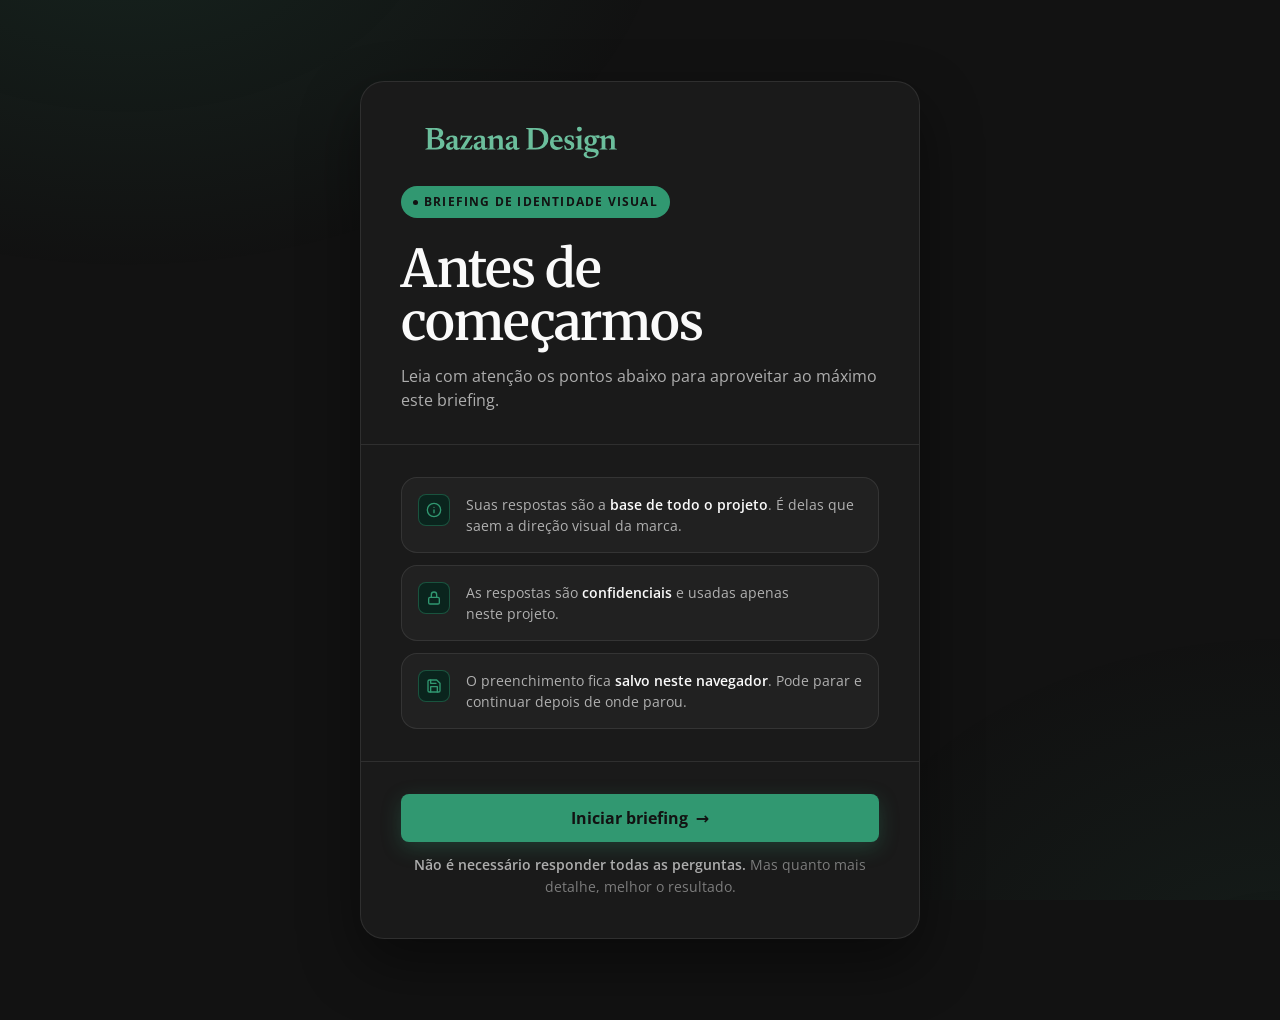
<file: briefing/identidade-visual/index.html>
<!doctype html>
<html lang="pt-BR">
<head>
<meta charset="UTF-8" />
<meta name="viewport" content="width=device-width, initial-scale=1.0, viewport-fit=cover" />
<title>Briefing de identidade visual · Bazana Design</title>
<meta name="description" content="Briefing de projeto de identidade visual." />
<meta name="robots" content="noindex" />
<link rel="preconnect" href="https://fonts.googleapis.com" />
<link rel="preconnect" href="https://fonts.gstatic.com" crossorigin />
<link href="https://fonts.googleapis.com/css2?family=Merriweather:wght@400;600&family=Open+Sans:wght@400;600&display=swap" rel="stylesheet" />
<style>
/* Layout: capa em card centralizado, depois uma seção por vez num card de leitura,
   com cabeçalho fixo (logo + etapas em pílulas). Identidade institucional Bazana: preto + verde. */
:root {
  --primary-50: #EFFAF4;
  --primary-400: #6BBE9C;
  --primary-500: #319871;
  --primary-950: #0A241D;
  --neutral-950: #121212;
  --neutral-900: #1A1A1A;
  --neutral-800: #272727;
  --neutral-50: #FAFAFA;
  --surface-1: rgba(250, 250, 250, 0.03);
  --surface-2: rgba(250, 250, 250, 0.06);
  --border-subtle: rgba(250, 250, 250, 0.09);
  --border-strong: rgba(250, 250, 250, 0.18);
  --text-muted: rgba(250, 250, 250, 0.66);
  --text-faint: rgba(250, 250, 250, 0.44);
  --ghost: rgba(250, 250, 250, 0.045);
  --accent-soft: rgba(49, 152, 113, 0.14);
  --danger: #F2A8A0; /* error/300 */
  --font-display: 'Merriweather', Georgia, 'Times New Roman', serif;
  --font-body: 'Open Sans', system-ui, -apple-system, 'Segoe UI', sans-serif;
  --s1: 4px; --s2: 8px; --s3: 12px; --s4: 16px; --s5: 24px; --s6: 32px; --s7: 40px; --s8: 56px; --s9: 64px;
  --r-sm: 8px; --r-md: 16px; --r-lg: 24px; --r-full: 9999px;
  --ease-out: cubic-bezier(.16, 1, .3, 1);
  color-scheme: dark;
}
* { box-sizing: border-box; }
html, body { margin: 0; }
body {
  background: var(--neutral-950);
  color: var(--neutral-50);
  font-family: var(--font-body);
  font-size: 14px;
  line-height: 22px;
  -webkit-font-smoothing: antialiased;
  min-height: 100vh;
  overflow-x: hidden;
}
.bg {
  position: fixed; inset: 0; z-index: 0; pointer-events: none;
  background:
    radial-gradient(ellipse 900px 600px at 10% -10%, rgba(49, 152, 113, 0.13), transparent 60%),
    radial-gradient(ellipse 800px 600px at 100% 110%, rgba(49, 152, 113, 0.08), transparent 60%);
}
.wrap { position: relative; z-index: 1; padding-inline: 16px; }

/* ---------- Cabeçalho fixo com etapas ---------- */
.topbar {
  position: fixed; top: 0; left: 0; right: 0; z-index: 10;
  padding-top: env(safe-area-inset-top, 0px);
  background: rgba(18, 18, 18, 0.82);
  backdrop-filter: blur(14px); -webkit-backdrop-filter: blur(14px);
  border-bottom: 1px solid var(--border-subtle);
  transform: translateY(-100%); transition: transform .4s var(--ease-out);
}
body.in-form .topbar { transform: none; }
.topbar-in { height: 60px; display: flex; align-items: center; justify-content: space-between; gap: var(--s4); padding-inline: clamp(16px, 3vw, 28px); }
.topbar .logo { height: 32px; }
.steps { display: flex; align-items: center; gap: var(--s1); list-style: none; margin: 0; padding: 0; }
.steps li { display: flex; align-items: center; gap: var(--s1); }
.steps li + li::before { content: ''; width: 10px; height: 1px; background: var(--border-strong); }
.step-pill {
  font-family: var(--font-body); font-size: 12px; font-weight: 700; letter-spacing: .04em;
  font-variant-numeric: tabular-nums;
  padding: 6px 13px; border-radius: var(--r-full); border: none;
  background: var(--surface-2); color: var(--text-faint);
  cursor: default; transition: all .3s var(--ease-out);
}
.step-pill.is-done { background: var(--primary-500); color: var(--neutral-950); cursor: pointer; }
.step-pill.is-active { background: var(--neutral-50); color: var(--neutral-950); transform: scale(1.06); box-shadow: 0 3px 12px rgba(0, 0, 0, .4); }
.step-pill:focus-visible { outline: 2px solid var(--primary-500); outline-offset: 2px; }
.seg { display: none; gap: 4px; padding: 0 clamp(16px, 3vw, 28px) 10px; }
.seg span { flex: 1; height: 3px; border-radius: var(--r-full); background: var(--surface-2); transition: background .3s ease; }
.seg span.is-done { background: var(--primary-500); }
.seg span.is-active { background: var(--neutral-50); }

/* ---------- Card base (capa, seções, final) ---------- */
.card {
  position: relative; margin: 0 auto;
  background: var(--neutral-900);
  border: 1px solid var(--border-subtle);
  border-radius: var(--r-lg);
  box-shadow: 0 24px 60px rgba(0, 0, 0, .45);
  overflow: hidden;
  animation: enter .55s var(--ease-out) both;
}
@keyframes enter { from { opacity: .001; transform: translateY(14px) scale(.99); } to { opacity: 1; transform: none; } }
.view { display: none; }
.view.is-active { display: block; }
.divider { height: 1px; background: var(--border-subtle); }

.badge {
  display: inline-flex; align-items: center; gap: 6px;
  font-size: 12px; font-weight: 700; letter-spacing: .1em; text-transform: uppercase;
  padding: 5px 12px; border-radius: var(--r-full);
  background: var(--primary-500); color: var(--neutral-950);
}
.badge::before { content: ''; width: 5px; height: 5px; border-radius: 50%; background: currentColor; }

/* Capa */
.cover { padding-block: clamp(40px, 9vh, 88px); }
.cover .card { max-width: 560px; }
.cover-hd { padding: var(--s7) var(--s7) var(--s6); display: grid; gap: var(--s5); justify-items: start; }
.cover-hd .logo { height: 40px; }
.cover h1 {
  font-family: var(--font-display); font-weight: 600;
  font-size: 52px; line-height: 1.02; letter-spacing: -0.02em;
  margin: 0; text-wrap: balance;
}
.cover-sub { margin: -8px 0 0; color: var(--text-muted); font-size: 16px; line-height: 24px; }
.info { padding: var(--s6) var(--s7); display: grid; gap: var(--s3); list-style: none; margin: 0; }
.info li {
  display: grid; grid-template-columns: 32px minmax(0, 1fr); gap: var(--s4); align-items: start;
  padding: var(--s4); border: 1px solid var(--border-subtle); border-radius: var(--r-md);
  background: var(--surface-1); color: var(--text-muted); font-size: 14px; line-height: 21px;
}
.info b { color: var(--neutral-50); font-weight: 600; }
.icon-box { width: 32px; height: 32px; border-radius: var(--r-sm); background: var(--primary-950); border: 1px solid rgba(49, 152, 113, .4); color: var(--primary-500); display: grid; place-items: center; }
.cover-ft { padding: var(--s6) var(--s7) var(--s7); display: grid; gap: var(--s3); text-align: center; }
.gate { margin: 0; padding: var(--s4); border: 1px solid var(--border-strong); border-radius: var(--r-sm); background: var(--surface-2); color: var(--neutral-50); font-size: 14px; line-height: 22px; }
.cover-note { font-size: 14px; color: var(--text-faint); margin: 0; }
.cover-note b { color: var(--text-muted); font-weight: 600; }
.resume { font-size: 14px; color: var(--text-muted); margin: 0; }
.resume button { background: none; border: none; padding: 0; font: inherit; color: var(--primary-400); cursor: pointer; text-decoration: underline; text-underline-offset: 3px; }

/* ---------- Botões ---------- */
.btn {
  appearance: none; border: none; cursor: pointer;
  font-family: var(--font-body); font-weight: 700; font-size: 16px; line-height: 20px;
  padding: 14px 24px; border-radius: var(--r-sm);
  display: inline-flex; align-items: center; justify-content: center; gap: var(--s2);
  transition: background .2s ease, transform .15s ease, box-shadow .2s ease;
}
.btn-primary { background: var(--primary-500); color: var(--neutral-950); box-shadow: 0 6px 20px rgba(49, 152, 113, .28); }
.btn-primary:active { transform: scale(.98); }
.btn-primary:disabled { opacity: .45; cursor: wait; }
.btn-block { width: 100%; }
.btn-ghost { background: transparent; color: var(--text-muted); border: 1px solid var(--border-strong); }
.btn:focus-visible { outline: 2px solid var(--primary-500); outline-offset: 3px; }
.arrow { transition: transform .2s ease; }

/* ---------- Seções do formulário ---------- */
.form-view { padding-block: calc(env(safe-area-inset-top, 0px) + 92px) var(--s9); }
.section { display: none; }
.section.is-active { display: block; }
.section .card { max-width: 760px; }
.section-hd { position: relative; padding: var(--s7) var(--s7) var(--s6); border-bottom: 1px solid var(--border-subtle); }
.ghost-num {
  position: absolute; top: -18px; right: 18px;
  font-family: var(--font-display); font-weight: 600; font-size: 168px; line-height: 1;
  color: var(--ghost); letter-spacing: -0.04em; pointer-events: none; user-select: none;
  font-variant-numeric: tabular-nums;
}
.eyebrow { position: relative; margin: 0; font-size: 12px; font-weight: 700; letter-spacing: .14em; text-transform: uppercase; color: var(--primary-500); }
.section-hd h2 { position: relative; font-family: var(--font-display); font-weight: 600; font-size: 40px; line-height: 46px; letter-spacing: -0.015em; margin: var(--s2) 0 var(--s2); }
.section-hd h2:focus { outline: none; }
.section-desc { position: relative; margin: 0; color: var(--text-muted); max-width: 52ch; }
.section-body { padding: var(--s7); display: grid; gap: var(--s7); }
.section-ft { display: flex; align-items: center; justify-content: space-between; gap: var(--s3); flex-wrap: wrap; padding: var(--s5) var(--s7); border-top: 1px solid var(--border-subtle); background: rgba(0, 0, 0, .18); }
.section-ft .spacer { flex: 1; }
.form-alert { width: 100%; margin: 0; font-size: 14px; color: var(--danger); }

/* Campos */
.field { display: grid; gap: var(--s2); border: 0; padding: 0; margin: 0; min-width: 0; }
.field[hidden] { display: none; }
.q { margin: 0; font-weight: 600; font-size: 14px; line-height: 20px; display: flex; flex-wrap: wrap; align-items: center; gap: var(--s2); padding: 0; }
.req { font-size: 10px; font-weight: 700; letter-spacing: .1em; text-transform: uppercase; padding: 2px 7px; border-radius: var(--r-full); background: var(--accent-soft); color: var(--primary-400); }
.hint { margin: -2px 0 var(--s1); font-size: 12px; line-height: 18px; color: var(--text-faint); max-width: 62ch; }
.input, .textarea {
  width: 100%; font-family: var(--font-body); font-size: 16px; line-height: 22px; color: var(--neutral-50);
  background: var(--surface-1); border: 1px solid var(--border-subtle); border-radius: var(--r-sm);
  padding: 11px 14px; outline: none; transition: border-color .2s ease, box-shadow .2s ease, background .2s ease;
}
.textarea { min-height: 104px; resize: vertical; }
.input::placeholder, .textarea::placeholder { color: var(--text-faint); }
.input:focus, .textarea:focus { border-color: var(--primary-500); background: var(--surface-2); box-shadow: 0 0 0 3px rgba(49, 152, 113, .18); }

.options { display: grid; gap: var(--s2); }
.options.is-row { grid-template-columns: repeat(var(--cols), minmax(0, 1fr)); }
.opt { position: relative; }
.opt input { position: absolute; opacity: 0; pointer-events: none; }
.opt label {
  display: grid; grid-template-columns: 18px minmax(0, 1fr); gap: var(--s3); align-items: center; height: 100%;
  padding: 11px 14px; border: 1px solid var(--border-subtle); border-radius: var(--r-sm);
  background: var(--surface-1); cursor: pointer; font-size: 14px; line-height: 20px; font-weight: 500;
  transition: border-color .2s ease, background .2s ease;
}
.opt .dot { width: 18px; height: 18px; border-radius: 50%; border: 1.5px solid var(--border-strong); position: relative; transition: border-color .2s ease; }
.opt input:checked + label { border-color: var(--primary-500); background: var(--accent-soft); }
.opt input:checked + label .dot { border-color: var(--primary-500); }
.opt input:checked + label .dot::after { content: ''; position: absolute; inset: 3px; border-radius: 50%; background: var(--primary-500); }
.opt input:focus-visible + label { outline: 2px solid var(--primary-500); outline-offset: 2px; }

.chips { display: flex; flex-wrap: wrap; gap: var(--s2); }
.chip { position: relative; }
.chip input { position: absolute; opacity: 0; pointer-events: none; }
.chip label {
  display: inline-flex; align-items: center; gap: 6px;
  padding: 7px 14px; border-radius: var(--r-full);
  border: 1px solid var(--border-subtle); background: var(--surface-1);
  font-size: 14px; line-height: 18px; font-weight: 500; color: var(--text-muted); cursor: pointer;
  transition: all .2s ease;
}
.chip input:checked + label { background: var(--primary-500); border-color: var(--primary-500); color: var(--neutral-950); font-weight: 600; }
.chip input:focus-visible + label { outline: 2px solid var(--primary-500); outline-offset: 2px; }
.chip input:disabled + label { opacity: .35; cursor: not-allowed; }

.consent { display: grid; grid-template-columns: 20px minmax(0, 1fr); gap: var(--s3); align-items: start; padding: var(--s4); border: 1px solid var(--border-subtle); border-radius: var(--r-sm); background: var(--surface-1); font-size: 14px; color: var(--text-muted); cursor: pointer; }
.consent input { width: 18px; height: 18px; margin: 2px 0 0; accent-color: var(--primary-500); }

.notice { display: grid; grid-template-columns: 32px minmax(0, 1fr); gap: var(--s4); align-items: start; padding: var(--s4); border: 1px solid rgba(49, 152, 113, .35); border-radius: var(--r-md); background: var(--accent-soft); font-size: 14px; line-height: 21px; color: var(--text-muted); }
.notice p { margin: 0; }
.notice strong { color: var(--neutral-50); }

.err { margin: 0; font-size: 12px; line-height: 17px; color: var(--danger); display: none; }
.field.has-error .err { display: block; }
.field.has-error .input, .field.has-error .textarea, .field.has-error .opt label, .field.has-error .chip label, .field.has-error .consent { border-color: rgba(232, 139, 122, .6); }

.shake { animation: shake .3s ease; }
@keyframes shake { 0%, 100% { transform: none; } 25%, 75% { transform: translateX(-5px); } 50% { transform: translateX(5px); } }

/* ---------- Final ---------- */
.final { padding-block: clamp(40px, 9vh, 88px); }
.final .card { max-width: 640px; }
.final-hd { padding: var(--s7); display: grid; gap: var(--s4); justify-items: start; }
.check { width: 52px; height: 52px; border-radius: 50%; display: grid; place-items: center; background: var(--primary-500); color: var(--neutral-950); box-shadow: 0 8px 24px rgba(49, 152, 113, .35); }
.final h2 { font-family: var(--font-display); font-weight: 600; font-size: 44px; line-height: 1.05; letter-spacing: -0.02em; margin: 0; }
.final-hd p { margin: 0; color: var(--text-muted); max-width: 48ch; }
.summary-hd { display: flex; align-items: center; justify-content: space-between; gap: var(--s3); flex-wrap: wrap; padding: var(--s4) var(--s7); background: rgba(0, 0, 0, .18); border-top: 1px solid var(--border-subtle); border-bottom: 1px solid var(--border-subtle); }
.summary-hd .eyebrow { color: var(--text-muted); }
.summary-actions { display: flex; gap: var(--s2); }
.summary-actions .btn { padding: 8px 14px; font-size: 12px; }
.summary-body { padding: var(--s6) var(--s7); max-height: 440px; overflow: auto; display: grid; gap: var(--s6); }
.summary-body h3 { font-family: var(--font-display); font-weight: 600; font-size: 20px; line-height: 26px; margin: 0 0 var(--s3); }
.summary-body dl { margin: 0; display: grid; gap: var(--s3); }
.summary-body dt { font-size: 12px; color: var(--text-faint); }
.summary-body dd { margin: 2px 0 0; font-size: 14px; white-space: pre-wrap; overflow-wrap: anywhere; }
.demo { margin: 0; padding: var(--s4) var(--s7); font-size: 12px; color: var(--text-faint); border-top: 1px solid var(--border-subtle); }

/* Texto */
[hidden] { display: none !important; }
h1, h2, h3, .q { text-wrap: balance; }
p, li, dd, .hint, label { text-wrap: pretty; }

@media (hover: hover) {
  .step-pill.is-done:hover { background: var(--primary-400); }
  .btn-primary:hover { background: var(--primary-400); }
  .btn-ghost:hover { color: var(--neutral-50); border-color: var(--neutral-50); }
  .btn:hover .arrow { transform: translateX(3px); }
  .input:hover, .textarea:hover { border-color: var(--border-strong); }
  .opt label:hover { border-color: var(--border-strong); background: var(--surface-2); }
  .chip label:hover { border-color: var(--border-strong); color: var(--neutral-50); }
}

@media (max-width: 720px) {
  .steps { display: none; }
  .seg { display: flex; }
  .form-view { padding-top: calc(env(safe-area-inset-top, 0px) + 88px); }
  .cover-hd, .info, .cover-ft, .section-hd, .section-body, .final-hd { padding-inline: var(--s5); }
  .section-ft, .summary-hd, .summary-body, .demo { padding-inline: var(--s5); }
  .section-hd h2 { font-size: 32px; line-height: 38px; }
  .ghost-num { font-size: 120px; top: -8px; right: 8px; }
  .options.is-row { grid-template-columns: minmax(0, 1fr); }
  .section-ft .btn-primary { flex: 1; }
  .final h2 { font-size: 36px; }
  .cover h1 { font-size: 40px; }
}
@media (prefers-reduced-motion: reduce) {
  *, *::before, *::after { animation: none !important; transition: none !important; }
}
</style>
<link rel="icon" href="/favicon.ico" sizes="any">
<link rel="icon" href="/favicon-32x32.png" type="image/png" sizes="32x32">
<link rel="apple-touch-icon" href="/apple-touch-icon.png">
</head>
<body>
<div class="bg"></div>

<!-- Cabeçalho fixo (aparece durante o formulário) -->
<header class="topbar" aria-label="Progresso do briefing">
  <div class="topbar-in">
    <svg class="logo" role="img" aria-label="Bazana Design" viewBox="0 0 14839.08 2480.00" xmlns="http://www.w3.org/2000/svg"><g transform="translate(1436.04,1710.00) scale(1,-1)" fill="#6BBE9C"><path transform="translate(0.00,0.00)" d="M366 1227 374 1340H749Q901 1340 996.0 1298.5Q1091 1257 1135.0 1185.5Q1179 1114 1179 1024Q1179 900 1095.0 815.0Q1011 730 867 717L870 732Q1051 722 1155.5 629.0Q1260 536 1260 393Q1260 281 1207.5 191.5Q1155 102 1043.0 51.0Q931 0 752 0H375L365 113H684Q779 113 847.0 142.5Q915 172 952.0 234.0Q989 296 989 393Q989 470 957.5 529.0Q926 588 860.5 621.5Q795 655 692 655H364L366 767H681Q791 767 855.5 827.0Q920 887 920 1006Q920 1072 891.5 1121.5Q863 1171 805.0 1199.0Q747 1227 658 1227ZM74 0V42L223 98V1242L74 1298V1340H481V0Z"/><path transform="translate(1288.00,0.00)" d="M587 543 596 461Q502 439 442.0 415.5Q382 392 349.0 366.5Q316 341 304.0 313.0Q292 285 292 251Q292 186 324.0 154.5Q356 123 405 123Q442 123 472.5 142.5Q503 162 520.5 194.0Q538 226 538 264V637Q538 700 504.5 737.5Q471 775 396 775Q366 775 332.5 767.5Q299 760 269 746L309 807Q303 760 296.5 726.5Q290 693 282.0 671.5Q274 650 262 638Q246 620 219.0 609.5Q192 599 163 599Q124 599 102.0 615.0Q80 631 80 658Q80 696 115.5 735.5Q151 775 210.0 807.5Q269 840 342.5 860.0Q416 880 493 880Q598 880 658.5 848.0Q719 816 744.5 757.5Q770 699 770 620V180Q770 153 778.0 135.0Q786 117 801.0 108.0Q816 99 838 99Q859 99 882.5 106.5Q906 114 931 129V72Q882 27 827.5 2.0Q773 -23 725 -23Q664 -23 624.5 1.5Q585 26 566.0 70.5Q547 115 546 174L554 179Q537 115 500.5 69.0Q464 23 413.5 -0.5Q363 -24 304 -24Q199 -24 132.5 32.5Q66 89 66 201Q66 256 88.5 301.5Q111 347 168.0 387.5Q225 428 327.0 466.0Q429 504 587 543Z"/><path transform="translate(2170.00,0.00)" d="M59 0V32L557 822L663 775L139 761L260 833L113 579H57L105 885H136L218 860H807V828L306 36L204 85L690 100L612 34L785 289H842L770 0Z"/><path transform="translate(3000.00,0.00)" d="M587 543 596 461Q502 439 442.0 415.5Q382 392 349.0 366.5Q316 341 304.0 313.0Q292 285 292 251Q292 186 324.0 154.5Q356 123 405 123Q442 123 472.5 142.5Q503 162 520.5 194.0Q538 226 538 264V637Q538 700 504.5 737.5Q471 775 396 775Q366 775 332.5 767.5Q299 760 269 746L309 807Q303 760 296.5 726.5Q290 693 282.0 671.5Q274 650 262 638Q246 620 219.0 609.5Q192 599 163 599Q124 599 102.0 615.0Q80 631 80 658Q80 696 115.5 735.5Q151 775 210.0 807.5Q269 840 342.5 860.0Q416 880 493 880Q598 880 658.5 848.0Q719 816 744.5 757.5Q770 699 770 620V180Q770 153 778.0 135.0Q786 117 801.0 108.0Q816 99 838 99Q859 99 882.5 106.5Q906 114 931 129V72Q882 27 827.5 2.0Q773 -23 725 -23Q664 -23 624.5 1.5Q585 26 566.0 70.5Q547 115 546 174L554 179Q537 115 500.5 69.0Q464 23 413.5 -0.5Q363 -24 304 -24Q199 -24 132.5 32.5Q66 89 66 201Q66 256 88.5 301.5Q111 347 168.0 387.5Q225 428 327.0 466.0Q429 504 587 543Z"/><path transform="translate(3882.00,0.00)" d="M412 689V86L536 39V0H48V39L180 90V657Q160 683 129.0 702.0Q98 721 43 741V773L339 885H368ZM638 39 761 86V558Q761 606 743.0 639.0Q725 672 688.0 688.5Q651 705 596 705Q530 705 474.0 683.5Q418 662 390 630L349 668Q409 733 459.5 775.5Q510 818 555.0 841.5Q600 865 645.5 875.0Q691 885 741 885Q869 885 931.0 805.0Q993 725 993 557V90L1127 39V0H638Z"/><path transform="translate(4985.00,0.00)" d="M587 543 596 461Q502 439 442.0 415.5Q382 392 349.0 366.5Q316 341 304.0 313.0Q292 285 292 251Q292 186 324.0 154.5Q356 123 405 123Q442 123 472.5 142.5Q503 162 520.5 194.0Q538 226 538 264V637Q538 700 504.5 737.5Q471 775 396 775Q366 775 332.5 767.5Q299 760 269 746L309 807Q303 760 296.5 726.5Q290 693 282.0 671.5Q274 650 262 638Q246 620 219.0 609.5Q192 599 163 599Q124 599 102.0 615.0Q80 631 80 658Q80 696 115.5 735.5Q151 775 210.0 807.5Q269 840 342.5 860.0Q416 880 493 880Q598 880 658.5 848.0Q719 816 744.5 757.5Q770 699 770 620V180Q770 153 778.0 135.0Q786 117 801.0 108.0Q816 99 838 99Q859 99 882.5 106.5Q906 114 931 129V72Q882 27 827.5 2.0Q773 -23 725 -23Q664 -23 624.5 1.5Q585 26 566.0 70.5Q547 115 546 174L554 179Q537 115 500.5 69.0Q464 23 413.5 -0.5Q363 -24 304 -24Q199 -24 132.5 32.5Q66 89 66 201Q66 256 88.5 301.5Q111 347 168.0 387.5Q225 428 327.0 466.0Q429 504 587 543Z"/><path transform="translate(6250.00,0.00)" d="M1180 688Q1180 965 1031.0 1096.0Q882 1227 623 1227H350L334 1340H671Q933 1340 1106.5 1271.0Q1280 1202 1366.0 1062.0Q1452 922 1452 710Q1452 485 1350.0 326.5Q1248 168 1071.5 84.0Q895 0 673 0H334L350 113H642Q803 113 924.0 171.5Q1045 230 1112.5 357.0Q1180 484 1180 688ZM74 0V42L223 98V1242L74 1298V1340H481V0Z"/><path transform="translate(7739.00,0.00)" d="M491 885Q600 885 677.5 838.5Q755 792 799.5 703.5Q844 615 855 491H230L231 569L737 596L627 546Q622 625 604.0 680.5Q586 736 553.5 765.5Q521 795 470 795Q417 795 375.0 764.0Q333 733 309.0 664.5Q285 596 285 485Q285 377 325.0 300.5Q365 224 437.0 183.5Q509 143 606 143Q646 143 683.0 151.5Q720 160 756.0 178.0Q792 196 828 223L859 182Q806 119 748.5 72.5Q691 26 626.5 1.0Q562 -24 487 -24Q361 -24 265.5 34.0Q170 92 117.0 191.5Q64 291 64 417Q64 545 114.0 651.0Q164 757 259.5 821.0Q355 885 491 885Z"/><path transform="translate(8614.00,0.00)" d="M407 885Q478 885 530.5 873.0Q583 861 645 833L656 596H598L486 836L562 753Q525 779 489.0 792.0Q453 805 415 805Q342 805 301.5 776.0Q261 747 261 696Q261 656 282.0 629.0Q303 602 347.5 579.5Q392 557 461 533Q513 514 555.0 490.0Q597 466 627.5 433.0Q658 400 675.0 357.0Q692 314 692 257Q692 164 645.0 101.5Q598 39 518.5 7.5Q439 -24 338 -24Q271 -24 213.5 -13.5Q156 -3 104 19L70 267H126L268 12L135 92Q172 77 201.0 69.0Q230 61 256.0 58.0Q282 55 307 55Q396 55 449.0 88.0Q502 121 502 189Q502 223 487.0 246.5Q472 270 443.5 288.5Q415 307 375.0 324.0Q335 341 285 359Q220 384 175.0 419.5Q130 455 107.5 505.5Q85 556 85 623Q85 707 129.0 765.5Q173 824 246.5 854.5Q320 885 407 885Z"/><path transform="translate(9334.00,0.00)" d="M291 1127Q225 1127 184.0 1169.5Q143 1212 143 1276Q143 1339 184.0 1381.0Q225 1423 291 1423Q358 1423 399.0 1381.0Q440 1339 440 1276Q440 1212 399.0 1169.5Q358 1127 291 1127ZM423 885 413 693V90L547 39V0H49V39L181 90V672Q168 689 146.5 705.0Q125 721 99.0 735.0Q73 749 45 760V796L387 885Z"/><path transform="translate(9869.00,0.00)" d="M445 -530Q340 -530 260.0 -514.5Q180 -499 127.0 -469.5Q74 -440 47.0 -399.0Q20 -358 20 -307Q20 -269 38.0 -235.5Q56 -202 100.0 -173.0Q144 -144 218.5 -119.5Q293 -95 405 -73H481V-95Q372 -112 313.5 -139.0Q255 -166 233.0 -201.5Q211 -237 211 -280Q211 -330 240.5 -366.5Q270 -403 330.5 -423.0Q391 -443 483 -443Q573 -443 639.5 -419.5Q706 -396 742.0 -356.5Q778 -317 778 -271Q778 -237 761.0 -213.5Q744 -190 704.0 -173.5Q664 -157 595.5 -146.0Q527 -135 424 -127Q321 -119 255.5 -99.0Q190 -79 155.0 -50.0Q120 -21 107.0 15.5Q94 52 94 92Q96 171 162.0 222.5Q228 274 348 294L382 264Q324 257 298.5 234.5Q273 212 273 177Q273 154 283.0 137.5Q293 121 322.0 108.5Q351 96 407.5 87.5Q464 79 555 73Q655 67 729.5 50.0Q804 33 854.0 2.5Q904 -28 929.5 -74.0Q955 -120 955 -184Q956 -279 895.5 -357.5Q835 -436 720.5 -483.0Q606 -530 445 -530ZM451 244Q336 244 249.5 285.5Q163 327 115.5 399.5Q68 472 68 563Q68 660 117.5 732.5Q167 805 254.5 845.0Q342 885 452 885Q544 885 615.0 858.0Q686 831 735.0 784.5Q784 738 809.5 681.5Q835 625 835 565Q835 470 785.5 397.0Q736 324 649.5 284.0Q563 244 451 244ZM459 326Q526 326 563.5 380.0Q601 434 601 544Q601 675 557.5 738.5Q514 802 444 802Q378 802 340.0 749.0Q302 696 302 584Q302 455 345.5 390.5Q389 326 459 326ZM581 810 558 871Q636 860 693.5 861.5Q751 863 795.0 870.0Q839 877 874.5 884.0Q910 891 942 891Q976 891 995.0 871.0Q1014 851 1014 809Q1014 757 985.5 730.0Q957 703 922 703Q889 703 861.0 723.0Q833 743 798.5 767.5Q764 792 712.5 807.0Q661 822 581 810Z"/><path transform="translate(10824.00,0.00)" d="M412 689V86L536 39V0H48V39L180 90V657Q160 683 129.0 702.0Q98 721 43 741V773L339 885H368ZM638 39 761 86V558Q761 606 743.0 639.0Q725 672 688.0 688.5Q651 705 596 705Q530 705 474.0 683.5Q418 662 390 630L349 668Q409 733 459.5 775.5Q510 818 555.0 841.5Q600 865 645.5 875.0Q691 885 741 885Q869 885 931.0 805.0Q993 725 993 557V90L1127 39V0H638Z"/></g></svg>
    <ol class="steps" id="steps"></ol>
  </div>
  <div class="seg" id="seg" aria-hidden="true"></div>
</header>

<div class="wrap">

  <!-- ============ CAPA ============ -->
  <section class="view cover is-active" id="viewIntro">
    <div class="card">
      <div class="cover-hd">
        <svg class="logo" role="img" aria-label="Bazana Design" viewBox="0 0 14839.08 2480.00" xmlns="http://www.w3.org/2000/svg"><g transform="translate(1436.04,1710.00) scale(1,-1)" fill="#6BBE9C"><path transform="translate(0.00,0.00)" d="M366 1227 374 1340H749Q901 1340 996.0 1298.5Q1091 1257 1135.0 1185.5Q1179 1114 1179 1024Q1179 900 1095.0 815.0Q1011 730 867 717L870 732Q1051 722 1155.5 629.0Q1260 536 1260 393Q1260 281 1207.5 191.5Q1155 102 1043.0 51.0Q931 0 752 0H375L365 113H684Q779 113 847.0 142.5Q915 172 952.0 234.0Q989 296 989 393Q989 470 957.5 529.0Q926 588 860.5 621.5Q795 655 692 655H364L366 767H681Q791 767 855.5 827.0Q920 887 920 1006Q920 1072 891.5 1121.5Q863 1171 805.0 1199.0Q747 1227 658 1227ZM74 0V42L223 98V1242L74 1298V1340H481V0Z"/><path transform="translate(1288.00,0.00)" d="M587 543 596 461Q502 439 442.0 415.5Q382 392 349.0 366.5Q316 341 304.0 313.0Q292 285 292 251Q292 186 324.0 154.5Q356 123 405 123Q442 123 472.5 142.5Q503 162 520.5 194.0Q538 226 538 264V637Q538 700 504.5 737.5Q471 775 396 775Q366 775 332.5 767.5Q299 760 269 746L309 807Q303 760 296.5 726.5Q290 693 282.0 671.5Q274 650 262 638Q246 620 219.0 609.5Q192 599 163 599Q124 599 102.0 615.0Q80 631 80 658Q80 696 115.5 735.5Q151 775 210.0 807.5Q269 840 342.5 860.0Q416 880 493 880Q598 880 658.5 848.0Q719 816 744.5 757.5Q770 699 770 620V180Q770 153 778.0 135.0Q786 117 801.0 108.0Q816 99 838 99Q859 99 882.5 106.5Q906 114 931 129V72Q882 27 827.5 2.0Q773 -23 725 -23Q664 -23 624.5 1.5Q585 26 566.0 70.5Q547 115 546 174L554 179Q537 115 500.5 69.0Q464 23 413.5 -0.5Q363 -24 304 -24Q199 -24 132.5 32.5Q66 89 66 201Q66 256 88.5 301.5Q111 347 168.0 387.5Q225 428 327.0 466.0Q429 504 587 543Z"/><path transform="translate(2170.00,0.00)" d="M59 0V32L557 822L663 775L139 761L260 833L113 579H57L105 885H136L218 860H807V828L306 36L204 85L690 100L612 34L785 289H842L770 0Z"/><path transform="translate(3000.00,0.00)" d="M587 543 596 461Q502 439 442.0 415.5Q382 392 349.0 366.5Q316 341 304.0 313.0Q292 285 292 251Q292 186 324.0 154.5Q356 123 405 123Q442 123 472.5 142.5Q503 162 520.5 194.0Q538 226 538 264V637Q538 700 504.5 737.5Q471 775 396 775Q366 775 332.5 767.5Q299 760 269 746L309 807Q303 760 296.5 726.5Q290 693 282.0 671.5Q274 650 262 638Q246 620 219.0 609.5Q192 599 163 599Q124 599 102.0 615.0Q80 631 80 658Q80 696 115.5 735.5Q151 775 210.0 807.5Q269 840 342.5 860.0Q416 880 493 880Q598 880 658.5 848.0Q719 816 744.5 757.5Q770 699 770 620V180Q770 153 778.0 135.0Q786 117 801.0 108.0Q816 99 838 99Q859 99 882.5 106.5Q906 114 931 129V72Q882 27 827.5 2.0Q773 -23 725 -23Q664 -23 624.5 1.5Q585 26 566.0 70.5Q547 115 546 174L554 179Q537 115 500.5 69.0Q464 23 413.5 -0.5Q363 -24 304 -24Q199 -24 132.5 32.5Q66 89 66 201Q66 256 88.5 301.5Q111 347 168.0 387.5Q225 428 327.0 466.0Q429 504 587 543Z"/><path transform="translate(3882.00,0.00)" d="M412 689V86L536 39V0H48V39L180 90V657Q160 683 129.0 702.0Q98 721 43 741V773L339 885H368ZM638 39 761 86V558Q761 606 743.0 639.0Q725 672 688.0 688.5Q651 705 596 705Q530 705 474.0 683.5Q418 662 390 630L349 668Q409 733 459.5 775.5Q510 818 555.0 841.5Q600 865 645.5 875.0Q691 885 741 885Q869 885 931.0 805.0Q993 725 993 557V90L1127 39V0H638Z"/><path transform="translate(4985.00,0.00)" d="M587 543 596 461Q502 439 442.0 415.5Q382 392 349.0 366.5Q316 341 304.0 313.0Q292 285 292 251Q292 186 324.0 154.5Q356 123 405 123Q442 123 472.5 142.5Q503 162 520.5 194.0Q538 226 538 264V637Q538 700 504.5 737.5Q471 775 396 775Q366 775 332.5 767.5Q299 760 269 746L309 807Q303 760 296.5 726.5Q290 693 282.0 671.5Q274 650 262 638Q246 620 219.0 609.5Q192 599 163 599Q124 599 102.0 615.0Q80 631 80 658Q80 696 115.5 735.5Q151 775 210.0 807.5Q269 840 342.5 860.0Q416 880 493 880Q598 880 658.5 848.0Q719 816 744.5 757.5Q770 699 770 620V180Q770 153 778.0 135.0Q786 117 801.0 108.0Q816 99 838 99Q859 99 882.5 106.5Q906 114 931 129V72Q882 27 827.5 2.0Q773 -23 725 -23Q664 -23 624.5 1.5Q585 26 566.0 70.5Q547 115 546 174L554 179Q537 115 500.5 69.0Q464 23 413.5 -0.5Q363 -24 304 -24Q199 -24 132.5 32.5Q66 89 66 201Q66 256 88.5 301.5Q111 347 168.0 387.5Q225 428 327.0 466.0Q429 504 587 543Z"/><path transform="translate(6250.00,0.00)" d="M1180 688Q1180 965 1031.0 1096.0Q882 1227 623 1227H350L334 1340H671Q933 1340 1106.5 1271.0Q1280 1202 1366.0 1062.0Q1452 922 1452 710Q1452 485 1350.0 326.5Q1248 168 1071.5 84.0Q895 0 673 0H334L350 113H642Q803 113 924.0 171.5Q1045 230 1112.5 357.0Q1180 484 1180 688ZM74 0V42L223 98V1242L74 1298V1340H481V0Z"/><path transform="translate(7739.00,0.00)" d="M491 885Q600 885 677.5 838.5Q755 792 799.5 703.5Q844 615 855 491H230L231 569L737 596L627 546Q622 625 604.0 680.5Q586 736 553.5 765.5Q521 795 470 795Q417 795 375.0 764.0Q333 733 309.0 664.5Q285 596 285 485Q285 377 325.0 300.5Q365 224 437.0 183.5Q509 143 606 143Q646 143 683.0 151.5Q720 160 756.0 178.0Q792 196 828 223L859 182Q806 119 748.5 72.5Q691 26 626.5 1.0Q562 -24 487 -24Q361 -24 265.5 34.0Q170 92 117.0 191.5Q64 291 64 417Q64 545 114.0 651.0Q164 757 259.5 821.0Q355 885 491 885Z"/><path transform="translate(8614.00,0.00)" d="M407 885Q478 885 530.5 873.0Q583 861 645 833L656 596H598L486 836L562 753Q525 779 489.0 792.0Q453 805 415 805Q342 805 301.5 776.0Q261 747 261 696Q261 656 282.0 629.0Q303 602 347.5 579.5Q392 557 461 533Q513 514 555.0 490.0Q597 466 627.5 433.0Q658 400 675.0 357.0Q692 314 692 257Q692 164 645.0 101.5Q598 39 518.5 7.5Q439 -24 338 -24Q271 -24 213.5 -13.5Q156 -3 104 19L70 267H126L268 12L135 92Q172 77 201.0 69.0Q230 61 256.0 58.0Q282 55 307 55Q396 55 449.0 88.0Q502 121 502 189Q502 223 487.0 246.5Q472 270 443.5 288.5Q415 307 375.0 324.0Q335 341 285 359Q220 384 175.0 419.5Q130 455 107.5 505.5Q85 556 85 623Q85 707 129.0 765.5Q173 824 246.5 854.5Q320 885 407 885Z"/><path transform="translate(9334.00,0.00)" d="M291 1127Q225 1127 184.0 1169.5Q143 1212 143 1276Q143 1339 184.0 1381.0Q225 1423 291 1423Q358 1423 399.0 1381.0Q440 1339 440 1276Q440 1212 399.0 1169.5Q358 1127 291 1127ZM423 885 413 693V90L547 39V0H49V39L181 90V672Q168 689 146.5 705.0Q125 721 99.0 735.0Q73 749 45 760V796L387 885Z"/><path transform="translate(9869.00,0.00)" d="M445 -530Q340 -530 260.0 -514.5Q180 -499 127.0 -469.5Q74 -440 47.0 -399.0Q20 -358 20 -307Q20 -269 38.0 -235.5Q56 -202 100.0 -173.0Q144 -144 218.5 -119.5Q293 -95 405 -73H481V-95Q372 -112 313.5 -139.0Q255 -166 233.0 -201.5Q211 -237 211 -280Q211 -330 240.5 -366.5Q270 -403 330.5 -423.0Q391 -443 483 -443Q573 -443 639.5 -419.5Q706 -396 742.0 -356.5Q778 -317 778 -271Q778 -237 761.0 -213.5Q744 -190 704.0 -173.5Q664 -157 595.5 -146.0Q527 -135 424 -127Q321 -119 255.5 -99.0Q190 -79 155.0 -50.0Q120 -21 107.0 15.5Q94 52 94 92Q96 171 162.0 222.5Q228 274 348 294L382 264Q324 257 298.5 234.5Q273 212 273 177Q273 154 283.0 137.5Q293 121 322.0 108.5Q351 96 407.5 87.5Q464 79 555 73Q655 67 729.5 50.0Q804 33 854.0 2.5Q904 -28 929.5 -74.0Q955 -120 955 -184Q956 -279 895.5 -357.5Q835 -436 720.5 -483.0Q606 -530 445 -530ZM451 244Q336 244 249.5 285.5Q163 327 115.5 399.5Q68 472 68 563Q68 660 117.5 732.5Q167 805 254.5 845.0Q342 885 452 885Q544 885 615.0 858.0Q686 831 735.0 784.5Q784 738 809.5 681.5Q835 625 835 565Q835 470 785.5 397.0Q736 324 649.5 284.0Q563 244 451 244ZM459 326Q526 326 563.5 380.0Q601 434 601 544Q601 675 557.5 738.5Q514 802 444 802Q378 802 340.0 749.0Q302 696 302 584Q302 455 345.5 390.5Q389 326 459 326ZM581 810 558 871Q636 860 693.5 861.5Q751 863 795.0 870.0Q839 877 874.5 884.0Q910 891 942 891Q976 891 995.0 871.0Q1014 851 1014 809Q1014 757 985.5 730.0Q957 703 922 703Q889 703 861.0 723.0Q833 743 798.5 767.5Q764 792 712.5 807.0Q661 822 581 810Z"/><path transform="translate(10824.00,0.00)" d="M412 689V86L536 39V0H48V39L180 90V657Q160 683 129.0 702.0Q98 721 43 741V773L339 885H368ZM638 39 761 86V558Q761 606 743.0 639.0Q725 672 688.0 688.5Q651 705 596 705Q530 705 474.0 683.5Q418 662 390 630L349 668Q409 733 459.5 775.5Q510 818 555.0 841.5Q600 865 645.5 875.0Q691 885 741 885Q869 885 931.0 805.0Q993 725 993 557V90L1127 39V0H638Z"/></g></svg>
        <span class="badge">Briefing de identidade visual</span>
        <h1>Antes de começarmos</h1>
        <p class="cover-sub">Leia com atenção os pontos abaixo para aproveitar ao máximo este briefing.</p>
      </div>
      <div class="divider"></div>
      <ul class="info">
        <li>
          <span class="icon-box"><svg width="16" height="16" viewBox="0 0 24 24" fill="none" stroke="currentColor" stroke-width="2" stroke-linecap="round" aria-hidden="true"><circle cx="12" cy="12" r="10"/><path d="M12 16v-4M12 8h.01"/></svg></span>
          <span>Suas respostas são a <b>base de todo o projeto</b>. É delas que saem <span id="saida"></span>.</span>
        </li>
        <li>
          <span class="icon-box"><svg width="16" height="16" viewBox="0 0 24 24" fill="none" stroke="currentColor" stroke-width="2" stroke-linecap="round" stroke-linejoin="round" aria-hidden="true"><rect x="4" y="11" width="16" height="10" rx="2"/><path d="M8 11V7a4 4 0 0 1 8 0v4"/></svg></span>
          <span>As respostas são <b>confidenciais</b> e usadas apenas neste projeto.</span>
        </li>
        <li>
          <span class="icon-box"><svg width="16" height="16" viewBox="0 0 24 24" fill="none" stroke="currentColor" stroke-width="2" stroke-linecap="round" stroke-linejoin="round" aria-hidden="true"><path d="M19 21H5a2 2 0 0 1-2-2V5a2 2 0 0 1 2-2h11l5 5v11a2 2 0 0 1-2 2z"/><path d="M17 21v-8H7v8M7 3v5h8"/></svg></span>
          <span>O preenchimento fica <b>salvo neste navegador</b>. Pode parar e continuar depois de onde parou.</span>
        </li>
      </ul>
      <div class="divider"></div>
      <div class="cover-ft">
        <p class="gate" id="gate" role="status" hidden></p>
        <button class="btn btn-primary btn-block" id="startBtn" type="button"><span id="startLabel">Iniciar briefing</span> <span class="arrow" aria-hidden="true">→</span></button>
        <p class="cover-note"><b>Não é necessário responder todas as perguntas.</b> Mas quanto mais detalhe, melhor o resultado.</p>
        <p class="resume" id="resumeNote" hidden>Você já começou este briefing. <button type="button" id="resetBtn">Recomeçar do zero</button></p>
      </div>
    </div>
  </section>

  <!-- ============ FORMULÁRIO ============ -->
  <form class="view form-view" id="viewForm" novalidate>
    <div id="sections"></div>
  </form>

  <!-- ============ FINAL ============ -->
  <section class="view final" id="viewFinal" aria-live="polite">
    <div class="card">
      <div class="final-hd">
        <span class="check"><svg width="24" height="24" viewBox="0 0 24 24" fill="none" stroke="currentColor" stroke-width="2.5" stroke-linecap="round" stroke-linejoin="round" aria-hidden="true"><path d="M20 6L9 17l-5-5"/></svg></span>
        <h2>Briefing recebido</h2>
        <p>Obrigado pelo tempo. Vou ler tudo com atenção e entro em contato pelo e-mail informado com as próximas etapas.</p>
      </div>
      <div class="summary-hd">
        <p class="eyebrow">Resumo das respostas</p>
        <div class="summary-actions">
          <button class="btn btn-ghost" type="button" id="copyBtn">Copiar</button>
          <button class="btn btn-ghost" type="button" id="downloadBtn">Baixar resumo</button>
        </div>
      </div>
      <div class="summary-body" id="summaryBody"></div>
      <p class="demo" id="demoFlag" hidden>Modo de pré-visualização: nada foi enviado. No domínio oficial as respostas vão para o CRM.</p>
    </div>
  </section>

</div>

<script>
/* ============================================================
   Bazana Design · Briefing de site (escritórios de advocacia)
   Perguntas definidas em SECTIONS. O HTML é gerado a partir daqui,
   então para mudar o briefing basta editar esta lista.
   ============================================================ */

// O envio passa pelo CRM, que confere se a proposta deste código foi aceita e paga.
const SERVICO = 'identidade-visual';
// Nicho: vem do CRM. Na pré-visualização dá para testar com ?nicho=geral
let NICHO = new URLSearchParams(location.search).get('nicho') === 'geral' ? 'geral' : 'advocacia';
const ENDPOINT = '/crm/api/briefing';
// Só envia de verdade nestes domínios. Em qualquer outro lugar roda como pré-visualização.
const LIVE_HOSTS = ['bazanadesign.com.br', 'www.bazanadesign.com.br'];
const IS_LIVE = LIVE_HOSTS.includes(location.hostname);
const TOKEN = (new URLSearchParams(location.search).get('p') || '').toLowerCase();
const TOKEN_OK = /^[0-9a-f]{64}$/.test(TOKEN);
const DRAFT_KEY = `bazana-briefing-${SERVICO}-${TOKEN_OK ? TOKEN.slice(0, 12) : 'previa'}`;

/* Perguntas dos briefings por serviço (validadas em 13/10/2026).
   NICHO 'advocacia' é o padrão: fala em escritório e mostra o aviso da OAB.
   NICHO 'geral' fala em empresa e não mostra o aviso. */
const SERVICOS = {
  'site': { nome: 'Site', badge: 'Briefing de site', saida: 'a estrutura, os textos e o visual do site' },
  'landing-page': { nome: 'Landing page', badge: 'Briefing de landing page', saida: 'a mensagem, a estrutura e o visual da página' },
  'identidade-visual': { nome: 'Identidade visual', badge: 'Briefing de identidade visual', saida: 'a direção visual da marca' },
  'logo': { nome: 'Logo', badge: 'Briefing de logo', saida: 'a direção do logo' },
  'sistemas': { nome: 'Sistemas', badge: 'Briefing de sistema', saida: 'o escopo e as telas do sistema' },
};

function montarSecoes(servico, nicho) {
  const adv = nicho !== 'geral';
  const t = adv
    ? { o: 'o escritório', do: 'do escritório', exNome: 'Ex: Villela & Bastos Advocacia', exEmail: 'voce@escritorio.com.br', exSite: 'escritorio.com.br' }
    : { o: 'a empresa', do: 'da empresa', exNome: 'Ex: Casa Verde Arquitetura', exEmail: 'voce@empresa.com.br', exSite: 'empresa.com.br' };

  const consentimento = { id: 'consentimento', type: 'consent', required: true, label: 'Autorizo a Bazana Design a usar estas informações apenas para desenvolver este projeto.' };
  const adicional = { id: 'adicional', type: 'textarea', q: 'Algo que não perguntei e você acha importante?' };
  const materiais = (hint) => ({ id: 'materiais', type: 'url', q: 'Link com materiais', hint, ph: 'https://drive.google.com/...' });
  const prazo = (q = 'Prazo ou data importante') => ({ id: 'prazo', type: 'text', q, ph: 'Ex: pronto até 15/11, por causa de um evento' });
  const cores = [
    { id: 'cores_obrigatorias', type: 'text', q: 'Cores que precisam aparecer', ph: 'Ex: o azul-marinho que já usamos' },
    { id: 'cores_proibidas', type: 'text', q: 'Cores proibidas', ph: 'Ex: vermelho, dourado' },
  ];

  const contato = (aprovacao) => ({
    id: 'contato', title: 'Contato',
    desc: 'Quem conduz o projeto do lado de vocês.',
    fields: [
      { id: 'nome', type: 'text', q: 'Seu nome', required: true, autocomplete: 'name', ph: 'Nome completo' },
      { id: 'email', type: 'email', q: 'E-mail', required: true, autocomplete: 'email', ph: t.exEmail, hint: 'Para onde envio o resumo e as próximas etapas.' },
      { id: 'whatsapp', type: 'tel', q: 'WhatsApp', autocomplete: 'tel', ph: '(11) 90000-0000' },
      { id: 'empresa', type: 'text', q: adv ? 'Nome do escritório' : 'Nome da empresa', required: true, autocomplete: 'organization', ph: t.exNome },
      aprovacao,
    ],
  });

  const aprovacaoContato = { id: 'aprovacao', type: 'textarea', q: 'Quem aprova o projeto e quem é o contato do dia a dia?', hint: 'Nome e papel de cada um. Se mais de uma pessoa precisa aprovar, cite todas. Isso evita surpresa na reta final.', ph: adv ? 'Ex: Dra. Ana Villela (sócia) aprova. O contato do dia a dia é a Júlia, do marketing.' : 'Ex: Marcos (sócio) aprova. O contato do dia a dia é a Júlia, do marketing.' };
  const decisores = { id: 'aprovacao', type: 'textarea', q: 'Quem decide?', hint: 'Todas as pessoas que precisam aprovar, com nome e papel. Marca costuma passar por mais gente do que parece.', ph: adv ? 'Ex: os três sócios aprovam juntos. Dra. Ana dá a palavra final.' : 'Ex: os dois sócios aprovam juntos.' };

  const nichoMarca = adv
    ? '<strong>A marca de um escritório segue o Provimento 205/2021 da OAB.</strong> Ela precisa ser discreta e sóbria, e não pode usar símbolos oficiais, como o brasão da República ou o da OAB. Isso não impede uma marca marcante: a gente encontra o caminho dentro da regra.'
    : '';

  const S = {
    'site': [
      contato(aprovacaoContato),
      {
        id: 'projeto', title: 'O projeto',
        desc: 'O ponto de partida e o que o site precisa fazer.',
        fields: [
          { id: 'ponto_partida', type: 'radio', q: 'Qual é o ponto de partida?', required: true, options: ['Site novo, ainda não temos', 'Refazer o site atual'] },
          { id: 'site_atual', type: 'url', q: 'Link do site atual', showIf: { field: 'ponto_partida', equals: 'Refazer o site atual' }, ph: t.exSite },
          { id: 'paginas', type: 'chips', q: 'Páginas que o site precisa ter', hint: 'Marque todas que fazem sentido. Se não souber, a gente define junto.', options: adv
            ? ['Início', 'O escritório', 'Áreas de atuação', 'Equipe', 'Artigos', 'Contato', 'Trabalhe conosco', 'Outra']
            : ['Início', 'Sobre', 'Serviços', 'Equipe', 'Portfólio ou cases', 'Depoimentos', 'Blog', 'Contato', 'Outra'] },
          { id: 'paginas_outra', type: 'text', q: 'Quais outras páginas?', showIf: { field: 'paginas', includes: 'Outra' } },
          { id: 'acao', type: 'chips', q: 'O que o visitante deve fazer no site?', options: ['Chamar no WhatsApp', 'Preencher um formulário', 'Agendar uma reunião', 'Ligar'] },
        ],
      },
      {
        id: 'conteudo', title: 'Conteúdo e referências',
        desc: 'O que já existe e o que orienta o visual.',
        notice: adv ? '<strong>Tudo no site segue o Provimento 205/2021 da OAB.</strong> Nada de promessa de resultado, valores de honorários ou linguagem de captação. Se algo que você quer destacar esbarrar nessas regras, a gente encontra outro jeito de mostrar.' : '',
        fields: [
          { id: 'textos', type: 'radio', q: 'Os textos do site', required: true, options: ['Já temos prontos', 'Temos uma parte, precisa completar', 'Precisamos que vocês escrevam'] },
          { id: 'fotos', type: 'radio', q: 'Fotos', options: ['Temos fotos profissionais recentes', 'Temos, mas estão desatualizadas', 'Vamos fazer uma sessão nova', 'Preferimos banco de imagens'] },
          materiais('Drive, Dropbox ou WeTransfer com logo, manual de marca, fotos e textos.'),
          { id: 'referencias', type: 'textarea', q: 'Três sites que você admira, e o que gosta em cada um', hint: adv ? 'Não precisam ser de advocacia.' : 'Não precisam ser do seu setor.', ph: '1. \n2. \n3. ' },
          { id: 'evitar', type: 'textarea', q: 'Como o site não pode parecer?', hint: 'Vale para visual e para texto. Ser específico evita retrabalho.', ph: adv ? 'Ex: nada de balança e martelo, nada com cara de escritório de massa.' : 'Ex: nada muito colorido, nada com cara de template.' },
        ],
      },
      {
        id: 'tecnico', title: 'Técnico e finalização',
        desc: 'Se não souber alguma resposta, pode deixar em branco.',
        fields: [
          { id: 'dominio', type: 'radio', q: 'Domínio e hospedagem', options: ['Já temos domínio e hospedagem', 'Temos só o domínio', 'Ainda não temos', 'Não sei'] },
          { id: 'dominio_url', type: 'text', q: 'Qual é o domínio?', showIf: { field: 'dominio', equals: ['Já temos domínio e hospedagem', 'Temos só o domínio'] }, ph: adv ? 'escritorio.adv.br' : t.exSite },
          { id: 'quem_cuida', type: 'text', q: 'Quem cuida disso hoje?', ph: 'Ex: TI terceirizada, alguém da equipe, a conta no Registro.br de um sócio' },
          { id: 'integracoes', type: 'chips', q: 'Ferramentas para integrar', options: ['Google Analytics', 'Meta Pixel', 'Google Ads', 'Agenda (Calendly, Cal.com)', 'CRM', 'WhatsApp', 'Outra', 'Nenhuma'] },
          { id: 'privacidade', type: 'radio', q: 'Política de privacidade e aviso de cookies (LGPD)', options: ['Já temos', 'Vamos redigir internamente', 'Precisamos de ajuda com isso'] },
          adicional,
          consentimento,
        ],
      },
    ],

    'landing-page': [
      contato(aprovacaoContato),
      {
        id: 'campanha', title: 'A campanha',
        desc: 'Uma página, uma oferta, uma ação.',
        notice: adv ? '<strong>Landing page de escritório segue o Provimento 205/2021 da OAB.</strong> A publicidade precisa ser informativa: sem preço de serviço, promessa de resultado ou chamada de captação. Por isso a página costuma oferecer um conteúdo, um evento ou um contato. Eu ajusto os textos para ficar dentro da regra.' : '',
        fields: [
          adv
            ? { id: 'oferta', type: 'textarea', q: 'O que a página apresenta?', required: true, hint: 'Uma área de atuação, um conteúdo (guia, e-book), um evento ou um serviço.', ph: 'Ex: guia gratuito sobre recuperação tributária para empresas do Simples.' }
            : { id: 'oferta', type: 'textarea', q: 'O que a página vende?', required: true, hint: 'A oferta, o preço ou a condição especial.', ph: 'Ex: avaliação gratuita na primeira consulta, até 30/11.' },
          { id: 'publico', type: 'textarea', q: 'Para quem é a campanha?', ph: 'Quem é, em que momento está e o que procura.' },
          { id: 'acao', type: 'radio', q: 'Qual é a ação?', required: true, options: adv ? ['Chamar no WhatsApp', 'Preencher um formulário', 'Agendar uma reunião', 'Baixar um material'] : ['Chamar no WhatsApp', 'Preencher um formulário', 'Comprar', 'Agendar'] },
          { id: 'trafego', type: 'chips', q: 'De onde vem o tráfego?', options: ['Google Ads', 'Meta (Instagram e Facebook)', 'LinkedIn', 'Orgânico', 'E-mail', 'Outro'] },
          { id: 'lancamento', type: 'text', q: 'Data de lançamento', ph: 'Ex: campanha começa em 01/12' },
        ],
      },
      {
        id: 'argumentos', title: 'Argumentos',
        desc: 'O que convence e o que trava quem chega na página.',
        fields: [
          { id: 'provas', type: 'chips', q: 'Provas disponíveis', options: adv
            ? ['Tempo de mercado', 'Publicações e credenciais', 'Nota no Google', 'Imprensa', 'Ainda não temos']
            : ['Depoimentos', 'Números', 'Cases', 'Nota no Google', 'Selos e certificações', 'Ainda não temos'] },
          { id: 'objecoes', type: 'textarea', q: 'Objeções que o público costuma ter', hint: 'As dúvidas e receios que aparecem antes de alguém fechar.', ph: adv ? 'Ex: medo de custo alto, achar que o caso não compensa.' : 'Ex: achar caro, não confiar em comprar online.' },
        ],
      },
      {
        id: 'materiais', title: 'Materiais e técnico',
        desc: 'Se não souber alguma resposta, pode deixar em branco.',
        fields: [
          { id: 'textos_imagens', type: 'radio', q: 'Textos e imagens', options: ['Temos prontos', 'Temos uma parte', 'Precisamos criar'] },
          materiais('Drive, Dropbox ou WeTransfer com logo, fotos, textos e o que mais tiver da campanha.'),
          { id: 'referencias', type: 'textarea', q: 'Duas ou três landing pages de referência', ph: '1. \n2. \n3. ' },
          { id: 'dominio_tags', type: 'textarea', q: 'Domínio ou subdomínio, e tags que precisam ser instaladas', hint: 'Google Ads, Meta Pixel, Analytics, Tag Manager.', ph: 'Ex: lp.escritorio.com.br, com Pixel e Google Ads' },
          adicional,
          consentimento,
        ],
      },
    ],

    'identidade-visual': [
      contato(decisores),
      {
        id: 'marca', title: 'A marca',
        desc: 'O nome, o ponto de partida e como ela deve ser percebida.',
        fields: [
          { id: 'nome_marca', type: 'text', q: 'Nome da marca, exatamente como deve aparecer', required: true, ph: t.exNome },
          { id: 'slogan', type: 'text', q: 'Slogan, se houver' },
          { id: 'ponto_partida', type: 'radio', q: 'Marca nova ou revisão?', required: true, options: ['Marca nova', 'Revisão da marca atual'] },
          { id: 'manter', type: 'textarea', q: 'O que precisa ser mantido da marca atual?', showIf: { field: 'ponto_partida', equals: 'Revisão da marca atual' }, ph: 'Ex: a cor verde e o símbolo, o resto pode mudar.' },
          { id: 'o_que_faz', type: 'textarea', q: `O que ${t.o} faz e para quem, em uma frase`, ph: adv ? 'Ex: advocacia tributária para indústrias do interior de SP.' : 'Ex: projetos de interiores para clínicas e consultórios.' },
          { id: 'tres_palavras', type: 'text', q: 'Três palavras de como a marca deve ser percebida', ph: 'Ex: sólida, próxima, moderna' },
        ],
      },
      {
        id: 'referencias', title: 'Referências',
        desc: 'O que inspira, o que evitar e com quem a marca disputa atenção.',
        notice: nichoMarca,
        fields: [
          { id: 'evitar', type: 'textarea', q: 'Como a marca não pode parecer?', ph: adv ? 'Ex: nada de balança, martelo ou coluna grega.' : 'Ex: nada infantil, nada genérico de banco de imagens.' },
          { id: 'concorrentes', type: 'textarea', q: 'Dois ou três concorrentes', ph: 'Nome ou site.' },
          { id: 'admira', type: 'textarea', q: 'Marcas que você admira, de qualquer setor', hint: 'Diga o que chama sua atenção em cada uma.' },
          ...cores,
        ],
      },
      {
        id: 'uso', title: 'Uso e prazo',
        desc: 'Onde a marca vai aparecer primeiro e o que já existe.',
        fields: [
          { id: 'onde', type: 'chips', q: 'Onde a marca aparece primeiro', options: ['Site', 'Instagram e redes', 'Papelaria (cartão, papel timbrado)', 'Fachada e sinalização', 'Apresentações e propostas', 'Uniforme ou brindes', 'Outro'] },
          materiais('Drive, Dropbox ou WeTransfer com o logo atual, manual, fotos e o que já existe.'),
          prazo(),
          adicional,
          consentimento,
        ],
      },
    ],

    'logo': [
      contato(decisores),
      {
        id: 'nome', title: 'O nome',
        desc: 'Grafia, ponto de partida e o que a marca precisa transmitir.',
        fields: [
          { id: 'nome_exato', type: 'text', q: 'Nome exato do logo', required: true, hint: 'Do jeito que deve aparecer: grafia, maiúsculas e sigla, se usar.', ph: t.exNome },
          { id: 'slogan', type: 'text', q: 'Slogan, se for junto' },
          { id: 'ponto_partida', type: 'radio', q: 'Logo novo ou redesenho?', required: true, options: ['Logo novo', 'Redesenho do logo atual'] },
          { id: 'arquivo_atual', type: 'url', q: 'Link do logo atual', showIf: { field: 'ponto_partida', equals: 'Redesenho do logo atual' }, ph: 'https://drive.google.com/...' },
          { id: 'o_que_faz', type: 'textarea', q: `O que ${t.o} faz e para quem`, ph: adv ? 'Ex: advocacia de família em Campinas.' : 'Ex: padaria artesanal de bairro.' },
          { id: 'tres_palavras', type: 'text', q: 'Três palavras de como deve ser percebido', ph: 'Ex: confiável, leve, atual' },
        ],
      },
      {
        id: 'direcao', title: 'Direção',
        desc: 'O formato do logo e onde ele precisa funcionar.',
        notice: nichoMarca,
        fields: [
          { id: 'evitar', type: 'textarea', q: 'O que evitar', hint: 'Principalmente os símbolos batidos do setor.', ph: adv ? 'Ex: balança, martelo, coluna grega, livro.' : 'Ex: o pão com trigo que todo mundo usa.' },
          { id: 'formato', type: 'radio', q: 'Preferência de formato', options: ['Só o nome', 'Símbolo com o nome', 'Tanto faz, quero ver opções'] },
          { id: 'admira', type: 'textarea', q: 'Logos que você admira', hint: 'De qualquer setor. Diga o que gosta em cada um.' },
          ...cores,
          { id: 'usos', type: 'chips', q: 'Onde mais vai ser usado', options: ['Tamanho pequeno (ícone, avatar)', 'Bordado', 'Fachada', 'Impressos', 'Vídeo e redes', 'Outro'] },
          adicional,
          consentimento,
        ],
      },
    ],

    'sistemas': [
      contato({ id: 'aprovacao', type: 'textarea', q: 'Quem aprova o projeto e quem vai usar no dia a dia?', ph: adv ? 'Ex: Dr. Pedro aprova. Quem usa é a equipe do contencioso, 6 pessoas.' : 'Ex: Marcos aprova. Quem usa é o time comercial, 6 pessoas.' }),
      {
        id: 'problema', title: 'O problema',
        desc: 'O que o sistema resolve e o que as pessoas precisam conseguir fazer.',
        fields: [
          { id: 'problema', type: 'textarea', q: 'Que problema o sistema resolve?', required: true, ph: 'Ex: perdemos prazo porque cada um controla numa planilha diferente.' },
          { id: 'como_hoje', type: 'chips', q: 'Como isso é feito hoje', options: ['Planilha', 'Papel', 'Outro sistema', 'WhatsApp e e-mail', 'Outro'] },
          { id: 'usuarios', type: 'textarea', q: 'Quem usa e quantas pessoas', hint: 'Administrador, equipe, cliente final.', ph: 'Ex: 2 administradores, 10 pessoas da equipe, uns 200 clientes consultando.' },
          { id: 'tarefas', type: 'textarea', q: 'As três a cinco tarefas que o usuário precisa conseguir fazer', required: true, ph: '1. \n2. \n3. ' },
        ],
      },
      {
        id: 'dados', title: 'Dados e integrações',
        desc: 'O que o sistema guarda, com o que conversa e onde vai ser usado.',
        notice: adv ? '<strong>Dados de clientes de escritório têm sigilo profissional, além da LGPD.</strong> Por isso a gente define junto, antes de construir, quem acessa e quem altera cada informação.' : '<strong>Se o sistema guarda dados pessoais, ele precisa seguir a LGPD.</strong> A gente define junto, antes de construir, quem acessa e quem altera cada informação.',
        fields: [
          { id: 'integracoes', type: 'chips', q: 'Ferramentas para integrar', options: ['Planilha (Google ou Excel)', 'ERP', 'Pagamento', 'WhatsApp', 'E-mail', 'Agenda', 'Outra', 'Nenhuma'] },
          { id: 'dados', type: 'textarea', q: 'Que dados o sistema guarda?', ph: 'Ex: cadastro de clientes, processos, documentos, pagamentos.' },
          { id: 'dados_pessoais', type: 'radio', q: 'Tem dados pessoais ou sensíveis?', options: ['Sim, dados pessoais', 'Sim, incluindo dados sensíveis (saúde, financeiro, processos)', 'Não', 'Não sei'] },
          { id: 'dispositivo', type: 'radio', q: 'Onde vai ser usado', options: ['Computador', 'Celular', 'Os dois'] },
        ],
      },
      {
        id: 'escopo', title: 'Escopo e prazo',
        desc: 'O que entra primeiro e quem cuida depois.',
        fields: [
          { id: 'referencia', type: 'textarea', q: 'Algum sistema de referência que você gosta?', hint: 'Pode ser de outro setor. Diga o que funciona bem nele.' },
          { id: 'primeira_versao', type: 'textarea', q: 'O que é obrigatório na primeira versão, e o que pode esperar?', ph: 'Obrigatório:\n\nPode esperar:' },
          prazo(),
          { id: 'manutencao', type: 'radio', q: 'Quem cuida depois da entrega?', options: ['Alguém da equipe', 'A Bazana, em plano de manutenção', 'Outra empresa', 'Ainda não definimos'] },
          adicional,
          consentimento,
        ],
      },
    ],
  };
  return S[servico];
}

let SECTIONS = [];

/* ---------- Estado ---------- */
let answers = {};
let current = 0;
let visited = 0;
const $ = (s, el = document) => el.querySelector(s);
const pad = (n) => String(n).padStart(2, '0');
const esc = (s) => String(s).replace(/[&<>"]/g, (c) => ({ '&': '&amp;', '<': '&lt;', '>': '&gt;', '"': '&quot;' }[c]));
const ARROW = '<span class="arrow" aria-hidden="true">→</span>';

function loadDraft() {
  try {
    const raw = localStorage.getItem(DRAFT_KEY);
    if (!raw) return false;
    const d = JSON.parse(raw);
    answers = d.answers || {};
    current = Math.min(d.current || 0, SECTIONS.length - 1);
    visited = Math.min(d.visited || 0, SECTIONS.length - 1);
    return Object.keys(answers).length > 0;
  } catch (e) { return false; }
}
let saveTimer;
function saveDraft() {
  clearTimeout(saveTimer);
  saveTimer = setTimeout(() => {
    try { localStorage.setItem(DRAFT_KEY, JSON.stringify({ answers, current, visited })); } catch (e) {}
  }, 300);
}
function clearDraft() { try { localStorage.removeItem(DRAFT_KEY); } catch (e) {} }

/* ---------- Render ---------- */
function fieldHTML(f) {
  const req = f.required && f.type !== 'consent' ? '<span class="req">Obrigatório</span>' : '';
  const hint = f.hint ? `<p class="hint" id="${f.id}-hint">${esc(f.hint)}</p>` : '';
  const describedby = f.hint ? ` aria-describedby="${f.id}-hint"` : '';
  const ph = f.ph ? ` placeholder="${esc(f.ph)}"` : '';
  const isGroup = f.type === 'radio' || f.type === 'chips';
  let control = '';

  if (['text', 'email', 'tel', 'url'].includes(f.type)) {
    const type = f.type === 'url' ? 'text' : f.type; // url como text: aceita "escritorio.com.br" sem https
    control = `<input class="input" id="f-${f.id}" name="${f.id}" type="${type}"${ph}${describedby}${f.autocomplete ? ` autocomplete="${f.autocomplete}"` : ''}${f.inputmode ? ` inputmode="${f.inputmode}"` : ''}${f.type === 'url' ? ' inputmode="url"' : ''} />`;
  } else if (f.type === 'textarea') {
    control = `<textarea class="textarea" id="f-${f.id}" name="${f.id}"${ph}${describedby}></textarea>`;
  } else if (f.type === 'radio') {
    // opções curtas e poucas ficam lado a lado; o resto empilha
    const row = f.options.length <= 4 && f.options.every((o) => o.length <= 26);
    control = `<div class="options${row ? ' is-row' : ''}" style="--cols:${f.options.length}">${f.options.map((o, i) => `
      <div class="opt"><input type="radio" id="f-${f.id}-${i}" name="${f.id}" value="${esc(o)}" /><label for="f-${f.id}-${i}"><span class="dot"></span><span>${esc(o)}</span></label></div>`).join('')}</div>`;
  } else if (f.type === 'chips') {
    control = `<div class="chips">${f.options.map((o, i) => `
      <div class="chip"><input type="checkbox" id="f-${f.id}-${i}" name="${f.id}" value="${esc(o)}" /><label for="f-${f.id}-${i}">${esc(o)}</label></div>`).join('')}</div>`;
  } else if (f.type === 'consent') {
    control = `<label class="consent" for="f-${f.id}"><input type="checkbox" id="f-${f.id}" name="${f.id}" value="sim" /><span>${esc(f.label)}</span></label>`;
  }

  let label = '';
  if (f.type !== 'consent') {
    label = isGroup
      ? `<legend class="q" id="${f.id}-q"><span>${esc(f.q)}</span>${req}</legend>`
      : `<label class="q" for="f-${f.id}"><span>${esc(f.q)}</span>${req}</label>`;
  }
  const tag = isGroup ? 'fieldset' : 'div';
  return `<${tag} class="field" data-field="${f.id}">${label}${hint}${control}<p class="err" id="${f.id}-err" role="alert"></p></${tag}>`;
}

function render() {
  const total = SECTIONS.length;
  $('#sections').innerHTML = SECTIONS.map((s, i) => `
    <section class="section" data-index="${i}" aria-labelledby="sec-${s.id}">
      <div class="card">
        <header class="section-hd">
          <span class="ghost-num" aria-hidden="true">${pad(i + 1)}</span>
          <p class="eyebrow">Seção ${pad(i + 1)} de ${pad(total)}</p>
          <h2 id="sec-${s.id}" tabindex="-1">${esc(s.title)}</h2>
          <p class="section-desc">${esc(s.desc)}</p>
        </header>
        <div class="section-body">
          ${s.notice ? `<div class="notice"><span class="icon-box"><svg width="16" height="16" viewBox="0 0 24 24" fill="none" stroke="currentColor" stroke-width="2" stroke-linecap="round" aria-hidden="true"><circle cx="12" cy="12" r="10"/><path d="M12 16v-4M12 8h.01"/></svg></span><p>${s.notice}</p></div>` : ''}
          ${s.fields.map(fieldHTML).join('')}
        </div>
        <footer class="section-ft">
          ${i > 0 ? '<button class="btn btn-ghost" type="button" data-back>← Anterior</button>' : ''}
          <span class="spacer"></span>
          ${i < total - 1
            ? `<button class="btn btn-primary" type="button" data-next>Próxima seção ${ARROW}</button>`
            : '<button class="btn btn-primary" type="submit" id="submitBtn">Enviar briefing</button>'}
          <p class="form-alert" id="alert-${i}" role="alert" hidden></p>
        </footer>
      </div>
    </section>`).join('');

  $('#steps').innerHTML = SECTIONS.map((s, i) => `<li><button class="step-pill" type="button" data-goto="${i}" aria-label="Seção ${i + 1}: ${esc(s.title)}">${pad(i + 1)}</button></li>`).join('');
  $('#seg').innerHTML = SECTIONS.map(() => '<span></span>').join('');
}

/* ---------- Valores ---------- */
function allFields() { return SECTIONS.flatMap((s) => s.fields); }
function fieldById(id) { return allFields().find((f) => f.id === id); }
function readField(f) {
  if (f.type === 'chips') return [...document.querySelectorAll(`input[name="${f.id}"]:checked`)].map((i) => i.value);
  if (f.type === 'radio') { const c = $(`input[name="${f.id}"]:checked`); return c ? c.value : ''; }
  if (f.type === 'consent') return $(`#f-${f.id}`).checked ? 'sim' : '';
  return $(`#f-${f.id}`).value.trim();
}
function writeField(f, v) {
  if (v == null) return;
  if (f.type === 'chips') document.querySelectorAll(`input[name="${f.id}"]`).forEach((i) => { i.checked = Array.isArray(v) && v.includes(i.value); });
  else if (f.type === 'radio') document.querySelectorAll(`input[name="${f.id}"]`).forEach((i) => { i.checked = i.value === v; });
  else if (f.type === 'consent') $(`#f-${f.id}`).checked = v === 'sim';
  else $(`#f-${f.id}`).value = v;
}
function isEmpty(v) { return Array.isArray(v) ? v.length === 0 : !v; }
function isVisible(f) {
  if (!f.showIf) return true;
  const v = answers[f.showIf.field];
  if (f.showIf.filled) return !isEmpty(v);
  if (f.showIf.equals) return Array.isArray(f.showIf.equals) ? f.showIf.equals.includes(v) : v === f.showIf.equals;
  if (f.showIf.includes) return Array.isArray(v) && v.includes(f.showIf.includes);
  return true;
}
function applyConditionals() {
  allFields().forEach((f) => {
    if (!f.showIf) return;
    const show = isVisible(f);
    $(`[data-field="${f.id}"]`).hidden = !show;
    if (!show && !isEmpty(answers[f.id])) { answers[f.id] = ''; writeField(f, ''); }
  });
}
function applyMax() {
  allFields().filter((f) => f.max).forEach((f) => {
    const n = (answers[f.id] || []).length;
    document.querySelectorAll(`input[name="${f.id}"]`).forEach((i) => { i.disabled = !i.checked && n >= f.max; });
  });
}

/* ---------- Validação ---------- */
const EMAIL_RE = /^[^\s@]+@[^\s@]+\.[^\s@]{2,}$/;
function validateField(f) {
  if (!isVisible(f)) return '';
  const v = answers[f.id];
  if (f.required && isEmpty(v)) {
    if (f.type === 'consent') return 'Marque a autorização para enviar o briefing.';
    if (f.type === 'radio') return 'Escolha uma opção para continuar.';
    if (f.type === 'chips') return 'Marque pelo menos uma opção.';
    return 'Preencha este campo para continuar.';
  }
  if (f.type === 'email' && v && !EMAIL_RE.test(v)) return 'Confira o e-mail. Ele precisa ter o formato nome@dominio.com.br.';
  if (f.type === 'tel' && v && v.replace(/\D/g, '').length < 10) return 'Confira o número. Inclua o DDD.';
  return '';
}
function setError(f, msg) {
  $(`[data-field="${f.id}"]`).classList.toggle('has-error', !!msg);
  $(`#${f.id}-err`).textContent = msg;
  const input = $(`#f-${f.id}`);
  if (input) input.setAttribute('aria-invalid', msg ? 'true' : 'false');
}
function validateSection(i) {
  let firstBad = null;
  SECTIONS[i].fields.forEach((f) => {
    const msg = validateField(f);
    setError(f, msg);
    if (msg && !firstBad) firstBad = f;
  });
  const alert = $(`#alert-${i}`);
  if (firstBad) {
    alert.hidden = false;
    alert.textContent = 'Algumas respostas obrigatórias ficaram em branco. Elas estão marcadas acima.';
    const target = $(`[data-field="${firstBad.id}"]`);
    target.scrollIntoView({ behavior: 'smooth', block: 'center' });
    target.classList.remove('shake'); void target.offsetWidth; target.classList.add('shake');
    const focusable = target.querySelector('input, textarea');
    if (focusable) setTimeout(() => focusable.focus({ preventScroll: true }), 350);
    return false;
  }
  alert.hidden = true;
  return true;
}

/* ---------- Navegação ---------- */
function showView(id) {
  ['viewIntro', 'viewForm', 'viewFinal'].forEach((v) => $('#' + v).classList.toggle('is-active', v === id));
  document.body.classList.toggle('in-form', id === 'viewForm');
  window.scrollTo({ top: 0 });
}
function goTo(i, focus = true) {
  current = i;
  visited = Math.max(visited, i);
  document.querySelectorAll('.section').forEach((s, idx) => s.classList.toggle('is-active', idx === i));
  document.querySelectorAll('.step-pill').forEach((b, idx) => {
    b.classList.toggle('is-active', idx === i);
    b.classList.toggle('is-done', idx !== i && idx <= visited);
    b.setAttribute('aria-current', idx === i ? 'step' : 'false');
  });
  document.querySelectorAll('#seg span').forEach((s, idx) => {
    s.classList.toggle('is-active', idx === i);
    s.classList.toggle('is-done', idx !== i && idx <= visited);
  });
  window.scrollTo({ top: 0, behavior: 'smooth' });
  if (focus) setTimeout(() => $(`#sec-${SECTIONS[i].id}`).focus({ preventScroll: true }), 60);
  saveDraft();
}

/* ---------- Resumo ---------- */
const displayValue = (v) => (Array.isArray(v) ? v.join(', ') : v);
function summaryData() {
  return SECTIONS.map((s) => ({
    title: s.title,
    items: s.fields.filter((f) => f.type !== 'consent' && isVisible(f) && !isEmpty(answers[f.id])).map((f) => ({ q: f.q, a: displayValue(answers[f.id]) })),
  })).filter((s) => s.items.length);
}
function summaryText() {
  const lines = [`${SERVICOS[SERVICO].badge.toUpperCase()} · ${answers.empresa || ''}`, `Enviado em ${new Date().toLocaleString('pt-BR')}`, ''];
  summaryData().forEach((s) => {
    lines.push(s.title.toUpperCase(), '');
    s.items.forEach((it) => lines.push(it.q, it.a, ''));
  });
  return lines.join('\n');
}
function renderSummary() {
  $('#summaryBody').innerHTML = summaryData().map((s) => `
    <div><h3>${esc(s.title)}</h3><dl>${s.items.map((it) => `<div><dt>${esc(it.q)}</dt><dd>${esc(it.a)}</dd></div>`).join('')}</dl></div>`).join('');
}

/* ---------- Envio ---------- */
async function submitBriefing() {
  const clean = {};
  allFields().forEach((f) => { if (isVisible(f) && !isEmpty(answers[f.id])) clean[f.id] = answers[f.id]; });
  if (!IS_LIVE) return { ok: true, demo: true };
  try {
    const res = await fetch(ENDPOINT, {
      method: 'POST',
      headers: { 'Content-Type': 'application/json' },
      body: JSON.stringify({ token: TOKEN, servico: SERVICO, nome: clean.nome, email: clean.email, whatsapp: clean.whatsapp || null, empresa: clean.empresa || '', respostas: clean, resumo: summaryData() }),
    });
    const body = await res.json().catch(() => ({}));
    if (!res.ok || !body.ok) { console.error('[briefing] Falha ao enviar', res.status, body); return { ok: false, mensagem: body.mensagem }; }
    return { ok: true };
  } catch (err) { console.error('[briefing] Erro de rede', err); return { ok: false }; }
}

/* ---------- Liberação pelo código da proposta ---------- */
function bloquear(msg) {
  const start = $('#startBtn');
  start.disabled = true; start.hidden = true;
  $('#resumeNote').hidden = true;
  const g = $('#gate'); g.textContent = msg; g.hidden = false;
}
async function conferirLiberacao() {
  if (!IS_LIVE) return; // pré-visualização: abre sem código
  if (!TOKEN_OK) return bloquear('Este briefing é enviado depois da contratação, com um link pessoal. Se você já contratou, use o link que recebeu.');
  try {
    const res = await fetch(`${ENDPOINT}?p=${TOKEN}`, { cache: 'no-store' });
    const d = await res.json();
    if (d.situacao === 'liberado') {
      if (d.servico && d.servico !== SERVICO) { location.replace(`/briefing/${d.servico}?p=${TOKEN}`); return 'saindo'; }
      if (d.nicho) NICHO = d.nicho;
      return;
    }
    if (d.situacao === 'ja_enviado') return bloquear('Este briefing já foi enviado. Obrigado! Se quiser complementar alguma resposta, é só me chamar.');
    if (d.situacao === 'aguardando_pagamento') return bloquear('O briefing é liberado assim que o pagamento for confirmado. Eu te aviso quando estiver tudo certo.');
    if (d.situacao === 'invalido') return bloquear('Este link não é válido. Confira o link que você recebeu.');
  } catch (e) { /* sem conexão: deixa preencher, o envio confere de novo */ }
}

/* ---------- Boot ---------- */
function montar() {
  SECTIONS = montarSecoes(SERVICO, NICHO);
  $('#saida').textContent = SERVICOS[SERVICO].saida;
  render();
  const hasDraft = loadDraft();
  allFields().forEach((f) => writeField(f, answers[f.id]));
  applyConditionals();
  applyMax();
  if (hasDraft) { $('#resumeNote').hidden = false; $('#startLabel').textContent = 'Continuar de onde parei'; }
}
$('#startBtn').disabled = true;

const form = $('#viewForm');
form.addEventListener('input', (e) => {
  const name = e.target.name;
  if (!name) return;
  const f = fieldById(name);
  answers[name] = readField(f);
  if (f.type === 'chips' || f.type === 'radio' || f.type === 'consent') { applyConditionals(); applyMax(); }
  if ($(`[data-field="${name}"]`).classList.contains('has-error')) setError(f, validateField(f));
  saveDraft();
});
form.addEventListener('focusout', (e) => {
  const f = e.target.name && fieldById(e.target.name);
  if (f && (f.type === 'email' || f.type === 'tel') && answers[f.id]) setError(f, validateField(f));
});

$('#startBtn').addEventListener('click', () => { showView('viewForm'); goTo(current); });
$('#resetBtn').addEventListener('click', () => {
  clearDraft(); answers = {}; current = 0; visited = 0;
  allFields().forEach((f) => writeField(f, f.type === 'chips' ? [] : ''));
  applyConditionals(); applyMax();
  $('#resumeNote').hidden = true; $('#startLabel').textContent = 'Iniciar briefing';
});
$('#sections').addEventListener('click', (e) => {
  if (e.target.closest('[data-next]')) { if (validateSection(current)) goTo(current + 1); }
  if (e.target.closest('[data-back]')) goTo(current - 1);
});
$('#steps').addEventListener('click', (e) => {
  const b = e.target.closest('[data-goto]');
  if (!b) return;
  const target = Number(b.dataset.goto);
  if (target === current) return;
  if (target < current || target <= visited) goTo(target);
  else if (validateSection(current)) goTo(Math.min(target, current + 1));
});

form.addEventListener('submit', async (e) => {
  e.preventDefault();
  for (let i = 0; i < SECTIONS.length; i++) {
    if (SECTIONS[i].fields.some((f) => validateField(f))) { goTo(i); setTimeout(() => validateSection(i), 400); return; }
  }
  const btn = $('#submitBtn');
  btn.disabled = true; btn.textContent = 'Enviando...';
  const result = await submitBriefing();
  btn.disabled = false; btn.textContent = 'Enviar briefing';
  if (!result.ok) {
    const alert = $(`#alert-${SECTIONS.length - 1}`);
    alert.hidden = false;
    alert.textContent = result.mensagem || 'Não foi possível enviar agora. Suas respostas continuam salvas neste navegador. Tente de novo em alguns instantes.';
    return;
  }
  renderSummary();
  $('#demoFlag').hidden = !result.demo;
  showView('viewFinal');
  clearDraft();
});

$('#copyBtn').addEventListener('click', async () => {
  const b = $('#copyBtn');
  try { await navigator.clipboard.writeText(summaryText()); b.textContent = 'Copiado'; }
  catch (e) {
    const r = document.createRange(); r.selectNodeContents($('#summaryBody'));
    const sel = getSelection(); sel.removeAllRanges(); sel.addRange(r);
    b.textContent = 'Texto selecionado';
  }
  setTimeout(() => { b.textContent = 'Copiar'; }, 2000);
});
$('#downloadBtn').addEventListener('click', () => {
  const blob = new Blob([summaryText()], { type: 'text/plain;charset=utf-8' });
  const a = document.createElement('a');
  a.href = URL.createObjectURL(blob);
  a.download = `briefing-${SERVICO}-${(answers.empresa || 'cliente').toLowerCase().normalize('NFD').replace(/[^\w\s-]/g, '').trim().replace(/\s+/g, '-')}.txt`;
  document.body.appendChild(a); a.click(); a.remove();
  setTimeout(() => URL.revokeObjectURL(a.href), 1000);
});
conferirLiberacao().then((r) => { if (r === 'saindo') return; montar(); if (!$('#gate').hidden) return; $('#startBtn').disabled = false; });
</script>
</body>
</html>
</file>
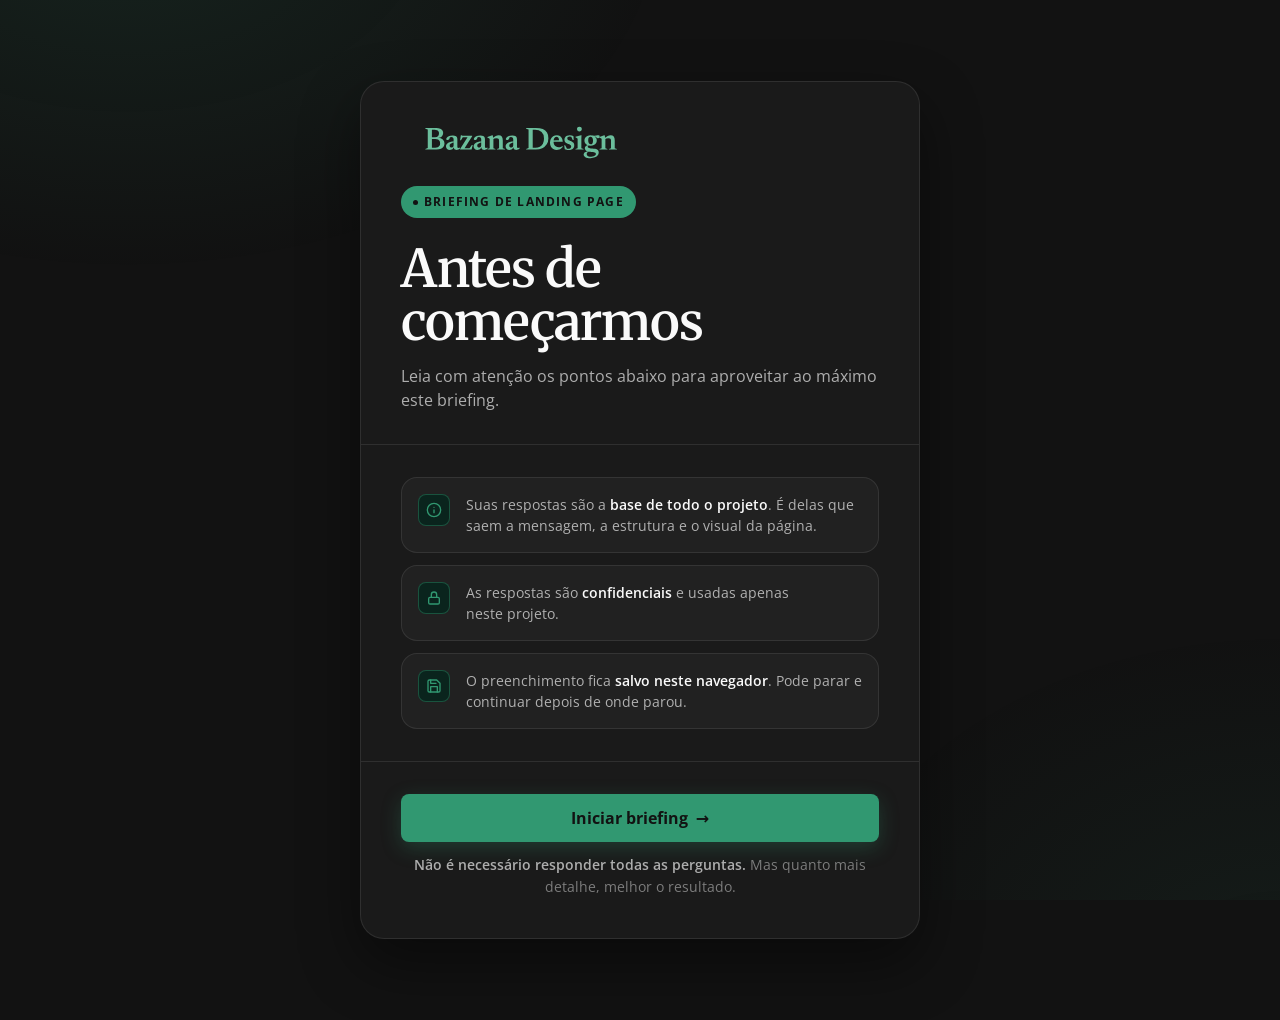
<file: briefing/landing-page/index.html>
<!doctype html>
<html lang="pt-BR">
<head>
<meta charset="UTF-8" />
<meta name="viewport" content="width=device-width, initial-scale=1.0, viewport-fit=cover" />
<title>Briefing de landing page · Bazana Design</title>
<meta name="description" content="Briefing de projeto de landing page." />
<meta name="robots" content="noindex" />
<link rel="preconnect" href="https://fonts.googleapis.com" />
<link rel="preconnect" href="https://fonts.gstatic.com" crossorigin />
<link href="https://fonts.googleapis.com/css2?family=Merriweather:wght@400;600&family=Open+Sans:wght@400;600&display=swap" rel="stylesheet" />
<style>
/* Layout: capa em card centralizado, depois uma seção por vez num card de leitura,
   com cabeçalho fixo (logo + etapas em pílulas). Identidade institucional Bazana: preto + verde. */
:root {
  --primary-50: #EFFAF4;
  --primary-400: #6BBE9C;
  --primary-500: #319871;
  --primary-950: #0A241D;
  --neutral-950: #121212;
  --neutral-900: #1A1A1A;
  --neutral-800: #272727;
  --neutral-50: #FAFAFA;
  --surface-1: rgba(250, 250, 250, 0.03);
  --surface-2: rgba(250, 250, 250, 0.06);
  --border-subtle: rgba(250, 250, 250, 0.09);
  --border-strong: rgba(250, 250, 250, 0.18);
  --text-muted: rgba(250, 250, 250, 0.66);
  --text-faint: rgba(250, 250, 250, 0.44);
  --ghost: rgba(250, 250, 250, 0.045);
  --accent-soft: rgba(49, 152, 113, 0.14);
  --danger: #F2A8A0; /* error/300 */
  --font-display: 'Merriweather', Georgia, 'Times New Roman', serif;
  --font-body: 'Open Sans', system-ui, -apple-system, 'Segoe UI', sans-serif;
  --s1: 4px; --s2: 8px; --s3: 12px; --s4: 16px; --s5: 24px; --s6: 32px; --s7: 40px; --s8: 56px; --s9: 64px;
  --r-sm: 8px; --r-md: 16px; --r-lg: 24px; --r-full: 9999px;
  --ease-out: cubic-bezier(.16, 1, .3, 1);
  color-scheme: dark;
}
* { box-sizing: border-box; }
html, body { margin: 0; }
body {
  background: var(--neutral-950);
  color: var(--neutral-50);
  font-family: var(--font-body);
  font-size: 14px;
  line-height: 22px;
  -webkit-font-smoothing: antialiased;
  min-height: 100vh;
  overflow-x: hidden;
}
.bg {
  position: fixed; inset: 0; z-index: 0; pointer-events: none;
  background:
    radial-gradient(ellipse 900px 600px at 10% -10%, rgba(49, 152, 113, 0.13), transparent 60%),
    radial-gradient(ellipse 800px 600px at 100% 110%, rgba(49, 152, 113, 0.08), transparent 60%);
}
.wrap { position: relative; z-index: 1; padding-inline: 16px; }

/* ---------- Cabeçalho fixo com etapas ---------- */
.topbar {
  position: fixed; top: 0; left: 0; right: 0; z-index: 10;
  padding-top: env(safe-area-inset-top, 0px);
  background: rgba(18, 18, 18, 0.82);
  backdrop-filter: blur(14px); -webkit-backdrop-filter: blur(14px);
  border-bottom: 1px solid var(--border-subtle);
  transform: translateY(-100%); transition: transform .4s var(--ease-out);
}
body.in-form .topbar { transform: none; }
.topbar-in { height: 60px; display: flex; align-items: center; justify-content: space-between; gap: var(--s4); padding-inline: clamp(16px, 3vw, 28px); }
.topbar .logo { height: 32px; }
.steps { display: flex; align-items: center; gap: var(--s1); list-style: none; margin: 0; padding: 0; }
.steps li { display: flex; align-items: center; gap: var(--s1); }
.steps li + li::before { content: ''; width: 10px; height: 1px; background: var(--border-strong); }
.step-pill {
  font-family: var(--font-body); font-size: 12px; font-weight: 700; letter-spacing: .04em;
  font-variant-numeric: tabular-nums;
  padding: 6px 13px; border-radius: var(--r-full); border: none;
  background: var(--surface-2); color: var(--text-faint);
  cursor: default; transition: all .3s var(--ease-out);
}
.step-pill.is-done { background: var(--primary-500); color: var(--neutral-950); cursor: pointer; }
.step-pill.is-active { background: var(--neutral-50); color: var(--neutral-950); transform: scale(1.06); box-shadow: 0 3px 12px rgba(0, 0, 0, .4); }
.step-pill:focus-visible { outline: 2px solid var(--primary-500); outline-offset: 2px; }
.seg { display: none; gap: 4px; padding: 0 clamp(16px, 3vw, 28px) 10px; }
.seg span { flex: 1; height: 3px; border-radius: var(--r-full); background: var(--surface-2); transition: background .3s ease; }
.seg span.is-done { background: var(--primary-500); }
.seg span.is-active { background: var(--neutral-50); }

/* ---------- Card base (capa, seções, final) ---------- */
.card {
  position: relative; margin: 0 auto;
  background: var(--neutral-900);
  border: 1px solid var(--border-subtle);
  border-radius: var(--r-lg);
  box-shadow: 0 24px 60px rgba(0, 0, 0, .45);
  overflow: hidden;
  animation: enter .55s var(--ease-out) both;
}
@keyframes enter { from { opacity: .001; transform: translateY(14px) scale(.99); } to { opacity: 1; transform: none; } }
.view { display: none; }
.view.is-active { display: block; }
.divider { height: 1px; background: var(--border-subtle); }

.badge {
  display: inline-flex; align-items: center; gap: 6px;
  font-size: 12px; font-weight: 700; letter-spacing: .1em; text-transform: uppercase;
  padding: 5px 12px; border-radius: var(--r-full);
  background: var(--primary-500); color: var(--neutral-950);
}
.badge::before { content: ''; width: 5px; height: 5px; border-radius: 50%; background: currentColor; }

/* Capa */
.cover { padding-block: clamp(40px, 9vh, 88px); }
.cover .card { max-width: 560px; }
.cover-hd { padding: var(--s7) var(--s7) var(--s6); display: grid; gap: var(--s5); justify-items: start; }
.cover-hd .logo { height: 40px; }
.cover h1 {
  font-family: var(--font-display); font-weight: 600;
  font-size: 52px; line-height: 1.02; letter-spacing: -0.02em;
  margin: 0; text-wrap: balance;
}
.cover-sub { margin: -8px 0 0; color: var(--text-muted); font-size: 16px; line-height: 24px; }
.info { padding: var(--s6) var(--s7); display: grid; gap: var(--s3); list-style: none; margin: 0; }
.info li {
  display: grid; grid-template-columns: 32px minmax(0, 1fr); gap: var(--s4); align-items: start;
  padding: var(--s4); border: 1px solid var(--border-subtle); border-radius: var(--r-md);
  background: var(--surface-1); color: var(--text-muted); font-size: 14px; line-height: 21px;
}
.info b { color: var(--neutral-50); font-weight: 600; }
.icon-box { width: 32px; height: 32px; border-radius: var(--r-sm); background: var(--primary-950); border: 1px solid rgba(49, 152, 113, .4); color: var(--primary-500); display: grid; place-items: center; }
.cover-ft { padding: var(--s6) var(--s7) var(--s7); display: grid; gap: var(--s3); text-align: center; }
.gate { margin: 0; padding: var(--s4); border: 1px solid var(--border-strong); border-radius: var(--r-sm); background: var(--surface-2); color: var(--neutral-50); font-size: 14px; line-height: 22px; }
.cover-note { font-size: 14px; color: var(--text-faint); margin: 0; }
.cover-note b { color: var(--text-muted); font-weight: 600; }
.resume { font-size: 14px; color: var(--text-muted); margin: 0; }
.resume button { background: none; border: none; padding: 0; font: inherit; color: var(--primary-400); cursor: pointer; text-decoration: underline; text-underline-offset: 3px; }

/* ---------- Botões ---------- */
.btn {
  appearance: none; border: none; cursor: pointer;
  font-family: var(--font-body); font-weight: 700; font-size: 16px; line-height: 20px;
  padding: 14px 24px; border-radius: var(--r-sm);
  display: inline-flex; align-items: center; justify-content: center; gap: var(--s2);
  transition: background .2s ease, transform .15s ease, box-shadow .2s ease;
}
.btn-primary { background: var(--primary-500); color: var(--neutral-950); box-shadow: 0 6px 20px rgba(49, 152, 113, .28); }
.btn-primary:active { transform: scale(.98); }
.btn-primary:disabled { opacity: .45; cursor: wait; }
.btn-block { width: 100%; }
.btn-ghost { background: transparent; color: var(--text-muted); border: 1px solid var(--border-strong); }
.btn:focus-visible { outline: 2px solid var(--primary-500); outline-offset: 3px; }
.arrow { transition: transform .2s ease; }

/* ---------- Seções do formulário ---------- */
.form-view { padding-block: calc(env(safe-area-inset-top, 0px) + 92px) var(--s9); }
.section { display: none; }
.section.is-active { display: block; }
.section .card { max-width: 760px; }
.section-hd { position: relative; padding: var(--s7) var(--s7) var(--s6); border-bottom: 1px solid var(--border-subtle); }
.ghost-num {
  position: absolute; top: -18px; right: 18px;
  font-family: var(--font-display); font-weight: 600; font-size: 168px; line-height: 1;
  color: var(--ghost); letter-spacing: -0.04em; pointer-events: none; user-select: none;
  font-variant-numeric: tabular-nums;
}
.eyebrow { position: relative; margin: 0; font-size: 12px; font-weight: 700; letter-spacing: .14em; text-transform: uppercase; color: var(--primary-500); }
.section-hd h2 { position: relative; font-family: var(--font-display); font-weight: 600; font-size: 40px; line-height: 46px; letter-spacing: -0.015em; margin: var(--s2) 0 var(--s2); }
.section-hd h2:focus { outline: none; }
.section-desc { position: relative; margin: 0; color: var(--text-muted); max-width: 52ch; }
.section-body { padding: var(--s7); display: grid; gap: var(--s7); }
.section-ft { display: flex; align-items: center; justify-content: space-between; gap: var(--s3); flex-wrap: wrap; padding: var(--s5) var(--s7); border-top: 1px solid var(--border-subtle); background: rgba(0, 0, 0, .18); }
.section-ft .spacer { flex: 1; }
.form-alert { width: 100%; margin: 0; font-size: 14px; color: var(--danger); }

/* Campos */
.field { display: grid; gap: var(--s2); border: 0; padding: 0; margin: 0; min-width: 0; }
.field[hidden] { display: none; }
.q { margin: 0; font-weight: 600; font-size: 14px; line-height: 20px; display: flex; flex-wrap: wrap; align-items: center; gap: var(--s2); padding: 0; }
.req { font-size: 10px; font-weight: 700; letter-spacing: .1em; text-transform: uppercase; padding: 2px 7px; border-radius: var(--r-full); background: var(--accent-soft); color: var(--primary-400); }
.hint { margin: -2px 0 var(--s1); font-size: 12px; line-height: 18px; color: var(--text-faint); max-width: 62ch; }
.input, .textarea {
  width: 100%; font-family: var(--font-body); font-size: 16px; line-height: 22px; color: var(--neutral-50);
  background: var(--surface-1); border: 1px solid var(--border-subtle); border-radius: var(--r-sm);
  padding: 11px 14px; outline: none; transition: border-color .2s ease, box-shadow .2s ease, background .2s ease;
}
.textarea { min-height: 104px; resize: vertical; }
.input::placeholder, .textarea::placeholder { color: var(--text-faint); }
.input:focus, .textarea:focus { border-color: var(--primary-500); background: var(--surface-2); box-shadow: 0 0 0 3px rgba(49, 152, 113, .18); }

.options { display: grid; gap: var(--s2); }
.options.is-row { grid-template-columns: repeat(var(--cols), minmax(0, 1fr)); }
.opt { position: relative; }
.opt input { position: absolute; opacity: 0; pointer-events: none; }
.opt label {
  display: grid; grid-template-columns: 18px minmax(0, 1fr); gap: var(--s3); align-items: center; height: 100%;
  padding: 11px 14px; border: 1px solid var(--border-subtle); border-radius: var(--r-sm);
  background: var(--surface-1); cursor: pointer; font-size: 14px; line-height: 20px; font-weight: 500;
  transition: border-color .2s ease, background .2s ease;
}
.opt .dot { width: 18px; height: 18px; border-radius: 50%; border: 1.5px solid var(--border-strong); position: relative; transition: border-color .2s ease; }
.opt input:checked + label { border-color: var(--primary-500); background: var(--accent-soft); }
.opt input:checked + label .dot { border-color: var(--primary-500); }
.opt input:checked + label .dot::after { content: ''; position: absolute; inset: 3px; border-radius: 50%; background: var(--primary-500); }
.opt input:focus-visible + label { outline: 2px solid var(--primary-500); outline-offset: 2px; }

.chips { display: flex; flex-wrap: wrap; gap: var(--s2); }
.chip { position: relative; }
.chip input { position: absolute; opacity: 0; pointer-events: none; }
.chip label {
  display: inline-flex; align-items: center; gap: 6px;
  padding: 7px 14px; border-radius: var(--r-full);
  border: 1px solid var(--border-subtle); background: var(--surface-1);
  font-size: 14px; line-height: 18px; font-weight: 500; color: var(--text-muted); cursor: pointer;
  transition: all .2s ease;
}
.chip input:checked + label { background: var(--primary-500); border-color: var(--primary-500); color: var(--neutral-950); font-weight: 600; }
.chip input:focus-visible + label { outline: 2px solid var(--primary-500); outline-offset: 2px; }
.chip input:disabled + label { opacity: .35; cursor: not-allowed; }

.consent { display: grid; grid-template-columns: 20px minmax(0, 1fr); gap: var(--s3); align-items: start; padding: var(--s4); border: 1px solid var(--border-subtle); border-radius: var(--r-sm); background: var(--surface-1); font-size: 14px; color: var(--text-muted); cursor: pointer; }
.consent input { width: 18px; height: 18px; margin: 2px 0 0; accent-color: var(--primary-500); }

.notice { display: grid; grid-template-columns: 32px minmax(0, 1fr); gap: var(--s4); align-items: start; padding: var(--s4); border: 1px solid rgba(49, 152, 113, .35); border-radius: var(--r-md); background: var(--accent-soft); font-size: 14px; line-height: 21px; color: var(--text-muted); }
.notice p { margin: 0; }
.notice strong { color: var(--neutral-50); }

.err { margin: 0; font-size: 12px; line-height: 17px; color: var(--danger); display: none; }
.field.has-error .err { display: block; }
.field.has-error .input, .field.has-error .textarea, .field.has-error .opt label, .field.has-error .chip label, .field.has-error .consent { border-color: rgba(232, 139, 122, .6); }

.shake { animation: shake .3s ease; }
@keyframes shake { 0%, 100% { transform: none; } 25%, 75% { transform: translateX(-5px); } 50% { transform: translateX(5px); } }

/* ---------- Final ---------- */
.final { padding-block: clamp(40px, 9vh, 88px); }
.final .card { max-width: 640px; }
.final-hd { padding: var(--s7); display: grid; gap: var(--s4); justify-items: start; }
.check { width: 52px; height: 52px; border-radius: 50%; display: grid; place-items: center; background: var(--primary-500); color: var(--neutral-950); box-shadow: 0 8px 24px rgba(49, 152, 113, .35); }
.final h2 { font-family: var(--font-display); font-weight: 600; font-size: 44px; line-height: 1.05; letter-spacing: -0.02em; margin: 0; }
.final-hd p { margin: 0; color: var(--text-muted); max-width: 48ch; }
.summary-hd { display: flex; align-items: center; justify-content: space-between; gap: var(--s3); flex-wrap: wrap; padding: var(--s4) var(--s7); background: rgba(0, 0, 0, .18); border-top: 1px solid var(--border-subtle); border-bottom: 1px solid var(--border-subtle); }
.summary-hd .eyebrow { color: var(--text-muted); }
.summary-actions { display: flex; gap: var(--s2); }
.summary-actions .btn { padding: 8px 14px; font-size: 12px; }
.summary-body { padding: var(--s6) var(--s7); max-height: 440px; overflow: auto; display: grid; gap: var(--s6); }
.summary-body h3 { font-family: var(--font-display); font-weight: 600; font-size: 20px; line-height: 26px; margin: 0 0 var(--s3); }
.summary-body dl { margin: 0; display: grid; gap: var(--s3); }
.summary-body dt { font-size: 12px; color: var(--text-faint); }
.summary-body dd { margin: 2px 0 0; font-size: 14px; white-space: pre-wrap; overflow-wrap: anywhere; }
.demo { margin: 0; padding: var(--s4) var(--s7); font-size: 12px; color: var(--text-faint); border-top: 1px solid var(--border-subtle); }

/* Texto */
[hidden] { display: none !important; }
h1, h2, h3, .q { text-wrap: balance; }
p, li, dd, .hint, label { text-wrap: pretty; }

@media (hover: hover) {
  .step-pill.is-done:hover { background: var(--primary-400); }
  .btn-primary:hover { background: var(--primary-400); }
  .btn-ghost:hover { color: var(--neutral-50); border-color: var(--neutral-50); }
  .btn:hover .arrow { transform: translateX(3px); }
  .input:hover, .textarea:hover { border-color: var(--border-strong); }
  .opt label:hover { border-color: var(--border-strong); background: var(--surface-2); }
  .chip label:hover { border-color: var(--border-strong); color: var(--neutral-50); }
}

@media (max-width: 720px) {
  .steps { display: none; }
  .seg { display: flex; }
  .form-view { padding-top: calc(env(safe-area-inset-top, 0px) + 88px); }
  .cover-hd, .info, .cover-ft, .section-hd, .section-body, .final-hd { padding-inline: var(--s5); }
  .section-ft, .summary-hd, .summary-body, .demo { padding-inline: var(--s5); }
  .section-hd h2 { font-size: 32px; line-height: 38px; }
  .ghost-num { font-size: 120px; top: -8px; right: 8px; }
  .options.is-row { grid-template-columns: minmax(0, 1fr); }
  .section-ft .btn-primary { flex: 1; }
  .final h2 { font-size: 36px; }
  .cover h1 { font-size: 40px; }
}
@media (prefers-reduced-motion: reduce) {
  *, *::before, *::after { animation: none !important; transition: none !important; }
}
</style>
<link rel="icon" href="/favicon.ico" sizes="any">
<link rel="icon" href="/favicon-32x32.png" type="image/png" sizes="32x32">
<link rel="apple-touch-icon" href="/apple-touch-icon.png">
</head>
<body>
<div class="bg"></div>

<!-- Cabeçalho fixo (aparece durante o formulário) -->
<header class="topbar" aria-label="Progresso do briefing">
  <div class="topbar-in">
    <svg class="logo" role="img" aria-label="Bazana Design" viewBox="0 0 14839.08 2480.00" xmlns="http://www.w3.org/2000/svg"><g transform="translate(1436.04,1710.00) scale(1,-1)" fill="#6BBE9C"><path transform="translate(0.00,0.00)" d="M366 1227 374 1340H749Q901 1340 996.0 1298.5Q1091 1257 1135.0 1185.5Q1179 1114 1179 1024Q1179 900 1095.0 815.0Q1011 730 867 717L870 732Q1051 722 1155.5 629.0Q1260 536 1260 393Q1260 281 1207.5 191.5Q1155 102 1043.0 51.0Q931 0 752 0H375L365 113H684Q779 113 847.0 142.5Q915 172 952.0 234.0Q989 296 989 393Q989 470 957.5 529.0Q926 588 860.5 621.5Q795 655 692 655H364L366 767H681Q791 767 855.5 827.0Q920 887 920 1006Q920 1072 891.5 1121.5Q863 1171 805.0 1199.0Q747 1227 658 1227ZM74 0V42L223 98V1242L74 1298V1340H481V0Z"/><path transform="translate(1288.00,0.00)" d="M587 543 596 461Q502 439 442.0 415.5Q382 392 349.0 366.5Q316 341 304.0 313.0Q292 285 292 251Q292 186 324.0 154.5Q356 123 405 123Q442 123 472.5 142.5Q503 162 520.5 194.0Q538 226 538 264V637Q538 700 504.5 737.5Q471 775 396 775Q366 775 332.5 767.5Q299 760 269 746L309 807Q303 760 296.5 726.5Q290 693 282.0 671.5Q274 650 262 638Q246 620 219.0 609.5Q192 599 163 599Q124 599 102.0 615.0Q80 631 80 658Q80 696 115.5 735.5Q151 775 210.0 807.5Q269 840 342.5 860.0Q416 880 493 880Q598 880 658.5 848.0Q719 816 744.5 757.5Q770 699 770 620V180Q770 153 778.0 135.0Q786 117 801.0 108.0Q816 99 838 99Q859 99 882.5 106.5Q906 114 931 129V72Q882 27 827.5 2.0Q773 -23 725 -23Q664 -23 624.5 1.5Q585 26 566.0 70.5Q547 115 546 174L554 179Q537 115 500.5 69.0Q464 23 413.5 -0.5Q363 -24 304 -24Q199 -24 132.5 32.5Q66 89 66 201Q66 256 88.5 301.5Q111 347 168.0 387.5Q225 428 327.0 466.0Q429 504 587 543Z"/><path transform="translate(2170.00,0.00)" d="M59 0V32L557 822L663 775L139 761L260 833L113 579H57L105 885H136L218 860H807V828L306 36L204 85L690 100L612 34L785 289H842L770 0Z"/><path transform="translate(3000.00,0.00)" d="M587 543 596 461Q502 439 442.0 415.5Q382 392 349.0 366.5Q316 341 304.0 313.0Q292 285 292 251Q292 186 324.0 154.5Q356 123 405 123Q442 123 472.5 142.5Q503 162 520.5 194.0Q538 226 538 264V637Q538 700 504.5 737.5Q471 775 396 775Q366 775 332.5 767.5Q299 760 269 746L309 807Q303 760 296.5 726.5Q290 693 282.0 671.5Q274 650 262 638Q246 620 219.0 609.5Q192 599 163 599Q124 599 102.0 615.0Q80 631 80 658Q80 696 115.5 735.5Q151 775 210.0 807.5Q269 840 342.5 860.0Q416 880 493 880Q598 880 658.5 848.0Q719 816 744.5 757.5Q770 699 770 620V180Q770 153 778.0 135.0Q786 117 801.0 108.0Q816 99 838 99Q859 99 882.5 106.5Q906 114 931 129V72Q882 27 827.5 2.0Q773 -23 725 -23Q664 -23 624.5 1.5Q585 26 566.0 70.5Q547 115 546 174L554 179Q537 115 500.5 69.0Q464 23 413.5 -0.5Q363 -24 304 -24Q199 -24 132.5 32.5Q66 89 66 201Q66 256 88.5 301.5Q111 347 168.0 387.5Q225 428 327.0 466.0Q429 504 587 543Z"/><path transform="translate(3882.00,0.00)" d="M412 689V86L536 39V0H48V39L180 90V657Q160 683 129.0 702.0Q98 721 43 741V773L339 885H368ZM638 39 761 86V558Q761 606 743.0 639.0Q725 672 688.0 688.5Q651 705 596 705Q530 705 474.0 683.5Q418 662 390 630L349 668Q409 733 459.5 775.5Q510 818 555.0 841.5Q600 865 645.5 875.0Q691 885 741 885Q869 885 931.0 805.0Q993 725 993 557V90L1127 39V0H638Z"/><path transform="translate(4985.00,0.00)" d="M587 543 596 461Q502 439 442.0 415.5Q382 392 349.0 366.5Q316 341 304.0 313.0Q292 285 292 251Q292 186 324.0 154.5Q356 123 405 123Q442 123 472.5 142.5Q503 162 520.5 194.0Q538 226 538 264V637Q538 700 504.5 737.5Q471 775 396 775Q366 775 332.5 767.5Q299 760 269 746L309 807Q303 760 296.5 726.5Q290 693 282.0 671.5Q274 650 262 638Q246 620 219.0 609.5Q192 599 163 599Q124 599 102.0 615.0Q80 631 80 658Q80 696 115.5 735.5Q151 775 210.0 807.5Q269 840 342.5 860.0Q416 880 493 880Q598 880 658.5 848.0Q719 816 744.5 757.5Q770 699 770 620V180Q770 153 778.0 135.0Q786 117 801.0 108.0Q816 99 838 99Q859 99 882.5 106.5Q906 114 931 129V72Q882 27 827.5 2.0Q773 -23 725 -23Q664 -23 624.5 1.5Q585 26 566.0 70.5Q547 115 546 174L554 179Q537 115 500.5 69.0Q464 23 413.5 -0.5Q363 -24 304 -24Q199 -24 132.5 32.5Q66 89 66 201Q66 256 88.5 301.5Q111 347 168.0 387.5Q225 428 327.0 466.0Q429 504 587 543Z"/><path transform="translate(6250.00,0.00)" d="M1180 688Q1180 965 1031.0 1096.0Q882 1227 623 1227H350L334 1340H671Q933 1340 1106.5 1271.0Q1280 1202 1366.0 1062.0Q1452 922 1452 710Q1452 485 1350.0 326.5Q1248 168 1071.5 84.0Q895 0 673 0H334L350 113H642Q803 113 924.0 171.5Q1045 230 1112.5 357.0Q1180 484 1180 688ZM74 0V42L223 98V1242L74 1298V1340H481V0Z"/><path transform="translate(7739.00,0.00)" d="M491 885Q600 885 677.5 838.5Q755 792 799.5 703.5Q844 615 855 491H230L231 569L737 596L627 546Q622 625 604.0 680.5Q586 736 553.5 765.5Q521 795 470 795Q417 795 375.0 764.0Q333 733 309.0 664.5Q285 596 285 485Q285 377 325.0 300.5Q365 224 437.0 183.5Q509 143 606 143Q646 143 683.0 151.5Q720 160 756.0 178.0Q792 196 828 223L859 182Q806 119 748.5 72.5Q691 26 626.5 1.0Q562 -24 487 -24Q361 -24 265.5 34.0Q170 92 117.0 191.5Q64 291 64 417Q64 545 114.0 651.0Q164 757 259.5 821.0Q355 885 491 885Z"/><path transform="translate(8614.00,0.00)" d="M407 885Q478 885 530.5 873.0Q583 861 645 833L656 596H598L486 836L562 753Q525 779 489.0 792.0Q453 805 415 805Q342 805 301.5 776.0Q261 747 261 696Q261 656 282.0 629.0Q303 602 347.5 579.5Q392 557 461 533Q513 514 555.0 490.0Q597 466 627.5 433.0Q658 400 675.0 357.0Q692 314 692 257Q692 164 645.0 101.5Q598 39 518.5 7.5Q439 -24 338 -24Q271 -24 213.5 -13.5Q156 -3 104 19L70 267H126L268 12L135 92Q172 77 201.0 69.0Q230 61 256.0 58.0Q282 55 307 55Q396 55 449.0 88.0Q502 121 502 189Q502 223 487.0 246.5Q472 270 443.5 288.5Q415 307 375.0 324.0Q335 341 285 359Q220 384 175.0 419.5Q130 455 107.5 505.5Q85 556 85 623Q85 707 129.0 765.5Q173 824 246.5 854.5Q320 885 407 885Z"/><path transform="translate(9334.00,0.00)" d="M291 1127Q225 1127 184.0 1169.5Q143 1212 143 1276Q143 1339 184.0 1381.0Q225 1423 291 1423Q358 1423 399.0 1381.0Q440 1339 440 1276Q440 1212 399.0 1169.5Q358 1127 291 1127ZM423 885 413 693V90L547 39V0H49V39L181 90V672Q168 689 146.5 705.0Q125 721 99.0 735.0Q73 749 45 760V796L387 885Z"/><path transform="translate(9869.00,0.00)" d="M445 -530Q340 -530 260.0 -514.5Q180 -499 127.0 -469.5Q74 -440 47.0 -399.0Q20 -358 20 -307Q20 -269 38.0 -235.5Q56 -202 100.0 -173.0Q144 -144 218.5 -119.5Q293 -95 405 -73H481V-95Q372 -112 313.5 -139.0Q255 -166 233.0 -201.5Q211 -237 211 -280Q211 -330 240.5 -366.5Q270 -403 330.5 -423.0Q391 -443 483 -443Q573 -443 639.5 -419.5Q706 -396 742.0 -356.5Q778 -317 778 -271Q778 -237 761.0 -213.5Q744 -190 704.0 -173.5Q664 -157 595.5 -146.0Q527 -135 424 -127Q321 -119 255.5 -99.0Q190 -79 155.0 -50.0Q120 -21 107.0 15.5Q94 52 94 92Q96 171 162.0 222.5Q228 274 348 294L382 264Q324 257 298.5 234.5Q273 212 273 177Q273 154 283.0 137.5Q293 121 322.0 108.5Q351 96 407.5 87.5Q464 79 555 73Q655 67 729.5 50.0Q804 33 854.0 2.5Q904 -28 929.5 -74.0Q955 -120 955 -184Q956 -279 895.5 -357.5Q835 -436 720.5 -483.0Q606 -530 445 -530ZM451 244Q336 244 249.5 285.5Q163 327 115.5 399.5Q68 472 68 563Q68 660 117.5 732.5Q167 805 254.5 845.0Q342 885 452 885Q544 885 615.0 858.0Q686 831 735.0 784.5Q784 738 809.5 681.5Q835 625 835 565Q835 470 785.5 397.0Q736 324 649.5 284.0Q563 244 451 244ZM459 326Q526 326 563.5 380.0Q601 434 601 544Q601 675 557.5 738.5Q514 802 444 802Q378 802 340.0 749.0Q302 696 302 584Q302 455 345.5 390.5Q389 326 459 326ZM581 810 558 871Q636 860 693.5 861.5Q751 863 795.0 870.0Q839 877 874.5 884.0Q910 891 942 891Q976 891 995.0 871.0Q1014 851 1014 809Q1014 757 985.5 730.0Q957 703 922 703Q889 703 861.0 723.0Q833 743 798.5 767.5Q764 792 712.5 807.0Q661 822 581 810Z"/><path transform="translate(10824.00,0.00)" d="M412 689V86L536 39V0H48V39L180 90V657Q160 683 129.0 702.0Q98 721 43 741V773L339 885H368ZM638 39 761 86V558Q761 606 743.0 639.0Q725 672 688.0 688.5Q651 705 596 705Q530 705 474.0 683.5Q418 662 390 630L349 668Q409 733 459.5 775.5Q510 818 555.0 841.5Q600 865 645.5 875.0Q691 885 741 885Q869 885 931.0 805.0Q993 725 993 557V90L1127 39V0H638Z"/></g></svg>
    <ol class="steps" id="steps"></ol>
  </div>
  <div class="seg" id="seg" aria-hidden="true"></div>
</header>

<div class="wrap">

  <!-- ============ CAPA ============ -->
  <section class="view cover is-active" id="viewIntro">
    <div class="card">
      <div class="cover-hd">
        <svg class="logo" role="img" aria-label="Bazana Design" viewBox="0 0 14839.08 2480.00" xmlns="http://www.w3.org/2000/svg"><g transform="translate(1436.04,1710.00) scale(1,-1)" fill="#6BBE9C"><path transform="translate(0.00,0.00)" d="M366 1227 374 1340H749Q901 1340 996.0 1298.5Q1091 1257 1135.0 1185.5Q1179 1114 1179 1024Q1179 900 1095.0 815.0Q1011 730 867 717L870 732Q1051 722 1155.5 629.0Q1260 536 1260 393Q1260 281 1207.5 191.5Q1155 102 1043.0 51.0Q931 0 752 0H375L365 113H684Q779 113 847.0 142.5Q915 172 952.0 234.0Q989 296 989 393Q989 470 957.5 529.0Q926 588 860.5 621.5Q795 655 692 655H364L366 767H681Q791 767 855.5 827.0Q920 887 920 1006Q920 1072 891.5 1121.5Q863 1171 805.0 1199.0Q747 1227 658 1227ZM74 0V42L223 98V1242L74 1298V1340H481V0Z"/><path transform="translate(1288.00,0.00)" d="M587 543 596 461Q502 439 442.0 415.5Q382 392 349.0 366.5Q316 341 304.0 313.0Q292 285 292 251Q292 186 324.0 154.5Q356 123 405 123Q442 123 472.5 142.5Q503 162 520.5 194.0Q538 226 538 264V637Q538 700 504.5 737.5Q471 775 396 775Q366 775 332.5 767.5Q299 760 269 746L309 807Q303 760 296.5 726.5Q290 693 282.0 671.5Q274 650 262 638Q246 620 219.0 609.5Q192 599 163 599Q124 599 102.0 615.0Q80 631 80 658Q80 696 115.5 735.5Q151 775 210.0 807.5Q269 840 342.5 860.0Q416 880 493 880Q598 880 658.5 848.0Q719 816 744.5 757.5Q770 699 770 620V180Q770 153 778.0 135.0Q786 117 801.0 108.0Q816 99 838 99Q859 99 882.5 106.5Q906 114 931 129V72Q882 27 827.5 2.0Q773 -23 725 -23Q664 -23 624.5 1.5Q585 26 566.0 70.5Q547 115 546 174L554 179Q537 115 500.5 69.0Q464 23 413.5 -0.5Q363 -24 304 -24Q199 -24 132.5 32.5Q66 89 66 201Q66 256 88.5 301.5Q111 347 168.0 387.5Q225 428 327.0 466.0Q429 504 587 543Z"/><path transform="translate(2170.00,0.00)" d="M59 0V32L557 822L663 775L139 761L260 833L113 579H57L105 885H136L218 860H807V828L306 36L204 85L690 100L612 34L785 289H842L770 0Z"/><path transform="translate(3000.00,0.00)" d="M587 543 596 461Q502 439 442.0 415.5Q382 392 349.0 366.5Q316 341 304.0 313.0Q292 285 292 251Q292 186 324.0 154.5Q356 123 405 123Q442 123 472.5 142.5Q503 162 520.5 194.0Q538 226 538 264V637Q538 700 504.5 737.5Q471 775 396 775Q366 775 332.5 767.5Q299 760 269 746L309 807Q303 760 296.5 726.5Q290 693 282.0 671.5Q274 650 262 638Q246 620 219.0 609.5Q192 599 163 599Q124 599 102.0 615.0Q80 631 80 658Q80 696 115.5 735.5Q151 775 210.0 807.5Q269 840 342.5 860.0Q416 880 493 880Q598 880 658.5 848.0Q719 816 744.5 757.5Q770 699 770 620V180Q770 153 778.0 135.0Q786 117 801.0 108.0Q816 99 838 99Q859 99 882.5 106.5Q906 114 931 129V72Q882 27 827.5 2.0Q773 -23 725 -23Q664 -23 624.5 1.5Q585 26 566.0 70.5Q547 115 546 174L554 179Q537 115 500.5 69.0Q464 23 413.5 -0.5Q363 -24 304 -24Q199 -24 132.5 32.5Q66 89 66 201Q66 256 88.5 301.5Q111 347 168.0 387.5Q225 428 327.0 466.0Q429 504 587 543Z"/><path transform="translate(3882.00,0.00)" d="M412 689V86L536 39V0H48V39L180 90V657Q160 683 129.0 702.0Q98 721 43 741V773L339 885H368ZM638 39 761 86V558Q761 606 743.0 639.0Q725 672 688.0 688.5Q651 705 596 705Q530 705 474.0 683.5Q418 662 390 630L349 668Q409 733 459.5 775.5Q510 818 555.0 841.5Q600 865 645.5 875.0Q691 885 741 885Q869 885 931.0 805.0Q993 725 993 557V90L1127 39V0H638Z"/><path transform="translate(4985.00,0.00)" d="M587 543 596 461Q502 439 442.0 415.5Q382 392 349.0 366.5Q316 341 304.0 313.0Q292 285 292 251Q292 186 324.0 154.5Q356 123 405 123Q442 123 472.5 142.5Q503 162 520.5 194.0Q538 226 538 264V637Q538 700 504.5 737.5Q471 775 396 775Q366 775 332.5 767.5Q299 760 269 746L309 807Q303 760 296.5 726.5Q290 693 282.0 671.5Q274 650 262 638Q246 620 219.0 609.5Q192 599 163 599Q124 599 102.0 615.0Q80 631 80 658Q80 696 115.5 735.5Q151 775 210.0 807.5Q269 840 342.5 860.0Q416 880 493 880Q598 880 658.5 848.0Q719 816 744.5 757.5Q770 699 770 620V180Q770 153 778.0 135.0Q786 117 801.0 108.0Q816 99 838 99Q859 99 882.5 106.5Q906 114 931 129V72Q882 27 827.5 2.0Q773 -23 725 -23Q664 -23 624.5 1.5Q585 26 566.0 70.5Q547 115 546 174L554 179Q537 115 500.5 69.0Q464 23 413.5 -0.5Q363 -24 304 -24Q199 -24 132.5 32.5Q66 89 66 201Q66 256 88.5 301.5Q111 347 168.0 387.5Q225 428 327.0 466.0Q429 504 587 543Z"/><path transform="translate(6250.00,0.00)" d="M1180 688Q1180 965 1031.0 1096.0Q882 1227 623 1227H350L334 1340H671Q933 1340 1106.5 1271.0Q1280 1202 1366.0 1062.0Q1452 922 1452 710Q1452 485 1350.0 326.5Q1248 168 1071.5 84.0Q895 0 673 0H334L350 113H642Q803 113 924.0 171.5Q1045 230 1112.5 357.0Q1180 484 1180 688ZM74 0V42L223 98V1242L74 1298V1340H481V0Z"/><path transform="translate(7739.00,0.00)" d="M491 885Q600 885 677.5 838.5Q755 792 799.5 703.5Q844 615 855 491H230L231 569L737 596L627 546Q622 625 604.0 680.5Q586 736 553.5 765.5Q521 795 470 795Q417 795 375.0 764.0Q333 733 309.0 664.5Q285 596 285 485Q285 377 325.0 300.5Q365 224 437.0 183.5Q509 143 606 143Q646 143 683.0 151.5Q720 160 756.0 178.0Q792 196 828 223L859 182Q806 119 748.5 72.5Q691 26 626.5 1.0Q562 -24 487 -24Q361 -24 265.5 34.0Q170 92 117.0 191.5Q64 291 64 417Q64 545 114.0 651.0Q164 757 259.5 821.0Q355 885 491 885Z"/><path transform="translate(8614.00,0.00)" d="M407 885Q478 885 530.5 873.0Q583 861 645 833L656 596H598L486 836L562 753Q525 779 489.0 792.0Q453 805 415 805Q342 805 301.5 776.0Q261 747 261 696Q261 656 282.0 629.0Q303 602 347.5 579.5Q392 557 461 533Q513 514 555.0 490.0Q597 466 627.5 433.0Q658 400 675.0 357.0Q692 314 692 257Q692 164 645.0 101.5Q598 39 518.5 7.5Q439 -24 338 -24Q271 -24 213.5 -13.5Q156 -3 104 19L70 267H126L268 12L135 92Q172 77 201.0 69.0Q230 61 256.0 58.0Q282 55 307 55Q396 55 449.0 88.0Q502 121 502 189Q502 223 487.0 246.5Q472 270 443.5 288.5Q415 307 375.0 324.0Q335 341 285 359Q220 384 175.0 419.5Q130 455 107.5 505.5Q85 556 85 623Q85 707 129.0 765.5Q173 824 246.5 854.5Q320 885 407 885Z"/><path transform="translate(9334.00,0.00)" d="M291 1127Q225 1127 184.0 1169.5Q143 1212 143 1276Q143 1339 184.0 1381.0Q225 1423 291 1423Q358 1423 399.0 1381.0Q440 1339 440 1276Q440 1212 399.0 1169.5Q358 1127 291 1127ZM423 885 413 693V90L547 39V0H49V39L181 90V672Q168 689 146.5 705.0Q125 721 99.0 735.0Q73 749 45 760V796L387 885Z"/><path transform="translate(9869.00,0.00)" d="M445 -530Q340 -530 260.0 -514.5Q180 -499 127.0 -469.5Q74 -440 47.0 -399.0Q20 -358 20 -307Q20 -269 38.0 -235.5Q56 -202 100.0 -173.0Q144 -144 218.5 -119.5Q293 -95 405 -73H481V-95Q372 -112 313.5 -139.0Q255 -166 233.0 -201.5Q211 -237 211 -280Q211 -330 240.5 -366.5Q270 -403 330.5 -423.0Q391 -443 483 -443Q573 -443 639.5 -419.5Q706 -396 742.0 -356.5Q778 -317 778 -271Q778 -237 761.0 -213.5Q744 -190 704.0 -173.5Q664 -157 595.5 -146.0Q527 -135 424 -127Q321 -119 255.5 -99.0Q190 -79 155.0 -50.0Q120 -21 107.0 15.5Q94 52 94 92Q96 171 162.0 222.5Q228 274 348 294L382 264Q324 257 298.5 234.5Q273 212 273 177Q273 154 283.0 137.5Q293 121 322.0 108.5Q351 96 407.5 87.5Q464 79 555 73Q655 67 729.5 50.0Q804 33 854.0 2.5Q904 -28 929.5 -74.0Q955 -120 955 -184Q956 -279 895.5 -357.5Q835 -436 720.5 -483.0Q606 -530 445 -530ZM451 244Q336 244 249.5 285.5Q163 327 115.5 399.5Q68 472 68 563Q68 660 117.5 732.5Q167 805 254.5 845.0Q342 885 452 885Q544 885 615.0 858.0Q686 831 735.0 784.5Q784 738 809.5 681.5Q835 625 835 565Q835 470 785.5 397.0Q736 324 649.5 284.0Q563 244 451 244ZM459 326Q526 326 563.5 380.0Q601 434 601 544Q601 675 557.5 738.5Q514 802 444 802Q378 802 340.0 749.0Q302 696 302 584Q302 455 345.5 390.5Q389 326 459 326ZM581 810 558 871Q636 860 693.5 861.5Q751 863 795.0 870.0Q839 877 874.5 884.0Q910 891 942 891Q976 891 995.0 871.0Q1014 851 1014 809Q1014 757 985.5 730.0Q957 703 922 703Q889 703 861.0 723.0Q833 743 798.5 767.5Q764 792 712.5 807.0Q661 822 581 810Z"/><path transform="translate(10824.00,0.00)" d="M412 689V86L536 39V0H48V39L180 90V657Q160 683 129.0 702.0Q98 721 43 741V773L339 885H368ZM638 39 761 86V558Q761 606 743.0 639.0Q725 672 688.0 688.5Q651 705 596 705Q530 705 474.0 683.5Q418 662 390 630L349 668Q409 733 459.5 775.5Q510 818 555.0 841.5Q600 865 645.5 875.0Q691 885 741 885Q869 885 931.0 805.0Q993 725 993 557V90L1127 39V0H638Z"/></g></svg>
        <span class="badge">Briefing de landing page</span>
        <h1>Antes de começarmos</h1>
        <p class="cover-sub">Leia com atenção os pontos abaixo para aproveitar ao máximo este briefing.</p>
      </div>
      <div class="divider"></div>
      <ul class="info">
        <li>
          <span class="icon-box"><svg width="16" height="16" viewBox="0 0 24 24" fill="none" stroke="currentColor" stroke-width="2" stroke-linecap="round" aria-hidden="true"><circle cx="12" cy="12" r="10"/><path d="M12 16v-4M12 8h.01"/></svg></span>
          <span>Suas respostas são a <b>base de todo o projeto</b>. É delas que saem <span id="saida"></span>.</span>
        </li>
        <li>
          <span class="icon-box"><svg width="16" height="16" viewBox="0 0 24 24" fill="none" stroke="currentColor" stroke-width="2" stroke-linecap="round" stroke-linejoin="round" aria-hidden="true"><rect x="4" y="11" width="16" height="10" rx="2"/><path d="M8 11V7a4 4 0 0 1 8 0v4"/></svg></span>
          <span>As respostas são <b>confidenciais</b> e usadas apenas neste projeto.</span>
        </li>
        <li>
          <span class="icon-box"><svg width="16" height="16" viewBox="0 0 24 24" fill="none" stroke="currentColor" stroke-width="2" stroke-linecap="round" stroke-linejoin="round" aria-hidden="true"><path d="M19 21H5a2 2 0 0 1-2-2V5a2 2 0 0 1 2-2h11l5 5v11a2 2 0 0 1-2 2z"/><path d="M17 21v-8H7v8M7 3v5h8"/></svg></span>
          <span>O preenchimento fica <b>salvo neste navegador</b>. Pode parar e continuar depois de onde parou.</span>
        </li>
      </ul>
      <div class="divider"></div>
      <div class="cover-ft">
        <p class="gate" id="gate" role="status" hidden></p>
        <button class="btn btn-primary btn-block" id="startBtn" type="button"><span id="startLabel">Iniciar briefing</span> <span class="arrow" aria-hidden="true">→</span></button>
        <p class="cover-note"><b>Não é necessário responder todas as perguntas.</b> Mas quanto mais detalhe, melhor o resultado.</p>
        <p class="resume" id="resumeNote" hidden>Você já começou este briefing. <button type="button" id="resetBtn">Recomeçar do zero</button></p>
      </div>
    </div>
  </section>

  <!-- ============ FORMULÁRIO ============ -->
  <form class="view form-view" id="viewForm" novalidate>
    <div id="sections"></div>
  </form>

  <!-- ============ FINAL ============ -->
  <section class="view final" id="viewFinal" aria-live="polite">
    <div class="card">
      <div class="final-hd">
        <span class="check"><svg width="24" height="24" viewBox="0 0 24 24" fill="none" stroke="currentColor" stroke-width="2.5" stroke-linecap="round" stroke-linejoin="round" aria-hidden="true"><path d="M20 6L9 17l-5-5"/></svg></span>
        <h2>Briefing recebido</h2>
        <p>Obrigado pelo tempo. Vou ler tudo com atenção e entro em contato pelo e-mail informado com as próximas etapas.</p>
      </div>
      <div class="summary-hd">
        <p class="eyebrow">Resumo das respostas</p>
        <div class="summary-actions">
          <button class="btn btn-ghost" type="button" id="copyBtn">Copiar</button>
          <button class="btn btn-ghost" type="button" id="downloadBtn">Baixar resumo</button>
        </div>
      </div>
      <div class="summary-body" id="summaryBody"></div>
      <p class="demo" id="demoFlag" hidden>Modo de pré-visualização: nada foi enviado. No domínio oficial as respostas vão para o CRM.</p>
    </div>
  </section>

</div>

<script>
/* ============================================================
   Bazana Design · Briefing de site (escritórios de advocacia)
   Perguntas definidas em SECTIONS. O HTML é gerado a partir daqui,
   então para mudar o briefing basta editar esta lista.
   ============================================================ */

// O envio passa pelo CRM, que confere se a proposta deste código foi aceita e paga.
const SERVICO = 'landing-page';
// Nicho: vem do CRM. Na pré-visualização dá para testar com ?nicho=geral
let NICHO = new URLSearchParams(location.search).get('nicho') === 'geral' ? 'geral' : 'advocacia';
const ENDPOINT = '/crm/api/briefing';
// Só envia de verdade nestes domínios. Em qualquer outro lugar roda como pré-visualização.
const LIVE_HOSTS = ['bazanadesign.com.br', 'www.bazanadesign.com.br'];
const IS_LIVE = LIVE_HOSTS.includes(location.hostname);
const TOKEN = (new URLSearchParams(location.search).get('p') || '').toLowerCase();
const TOKEN_OK = /^[0-9a-f]{64}$/.test(TOKEN);
const DRAFT_KEY = `bazana-briefing-${SERVICO}-${TOKEN_OK ? TOKEN.slice(0, 12) : 'previa'}`;

/* Perguntas dos briefings por serviço (validadas em 13/10/2026).
   NICHO 'advocacia' é o padrão: fala em escritório e mostra o aviso da OAB.
   NICHO 'geral' fala em empresa e não mostra o aviso. */
const SERVICOS = {
  'site': { nome: 'Site', badge: 'Briefing de site', saida: 'a estrutura, os textos e o visual do site' },
  'landing-page': { nome: 'Landing page', badge: 'Briefing de landing page', saida: 'a mensagem, a estrutura e o visual da página' },
  'identidade-visual': { nome: 'Identidade visual', badge: 'Briefing de identidade visual', saida: 'a direção visual da marca' },
  'logo': { nome: 'Logo', badge: 'Briefing de logo', saida: 'a direção do logo' },
  'sistemas': { nome: 'Sistemas', badge: 'Briefing de sistema', saida: 'o escopo e as telas do sistema' },
};

function montarSecoes(servico, nicho) {
  const adv = nicho !== 'geral';
  const t = adv
    ? { o: 'o escritório', do: 'do escritório', exNome: 'Ex: Villela & Bastos Advocacia', exEmail: 'voce@escritorio.com.br', exSite: 'escritorio.com.br' }
    : { o: 'a empresa', do: 'da empresa', exNome: 'Ex: Casa Verde Arquitetura', exEmail: 'voce@empresa.com.br', exSite: 'empresa.com.br' };

  const consentimento = { id: 'consentimento', type: 'consent', required: true, label: 'Autorizo a Bazana Design a usar estas informações apenas para desenvolver este projeto.' };
  const adicional = { id: 'adicional', type: 'textarea', q: 'Algo que não perguntei e você acha importante?' };
  const materiais = (hint) => ({ id: 'materiais', type: 'url', q: 'Link com materiais', hint, ph: 'https://drive.google.com/...' });
  const prazo = (q = 'Prazo ou data importante') => ({ id: 'prazo', type: 'text', q, ph: 'Ex: pronto até 15/11, por causa de um evento' });
  const cores = [
    { id: 'cores_obrigatorias', type: 'text', q: 'Cores que precisam aparecer', ph: 'Ex: o azul-marinho que já usamos' },
    { id: 'cores_proibidas', type: 'text', q: 'Cores proibidas', ph: 'Ex: vermelho, dourado' },
  ];

  const contato = (aprovacao) => ({
    id: 'contato', title: 'Contato',
    desc: 'Quem conduz o projeto do lado de vocês.',
    fields: [
      { id: 'nome', type: 'text', q: 'Seu nome', required: true, autocomplete: 'name', ph: 'Nome completo' },
      { id: 'email', type: 'email', q: 'E-mail', required: true, autocomplete: 'email', ph: t.exEmail, hint: 'Para onde envio o resumo e as próximas etapas.' },
      { id: 'whatsapp', type: 'tel', q: 'WhatsApp', autocomplete: 'tel', ph: '(11) 90000-0000' },
      { id: 'empresa', type: 'text', q: adv ? 'Nome do escritório' : 'Nome da empresa', required: true, autocomplete: 'organization', ph: t.exNome },
      aprovacao,
    ],
  });

  const aprovacaoContato = { id: 'aprovacao', type: 'textarea', q: 'Quem aprova o projeto e quem é o contato do dia a dia?', hint: 'Nome e papel de cada um. Se mais de uma pessoa precisa aprovar, cite todas. Isso evita surpresa na reta final.', ph: adv ? 'Ex: Dra. Ana Villela (sócia) aprova. O contato do dia a dia é a Júlia, do marketing.' : 'Ex: Marcos (sócio) aprova. O contato do dia a dia é a Júlia, do marketing.' };
  const decisores = { id: 'aprovacao', type: 'textarea', q: 'Quem decide?', hint: 'Todas as pessoas que precisam aprovar, com nome e papel. Marca costuma passar por mais gente do que parece.', ph: adv ? 'Ex: os três sócios aprovam juntos. Dra. Ana dá a palavra final.' : 'Ex: os dois sócios aprovam juntos.' };

  const nichoMarca = adv
    ? '<strong>A marca de um escritório segue o Provimento 205/2021 da OAB.</strong> Ela precisa ser discreta e sóbria, e não pode usar símbolos oficiais, como o brasão da República ou o da OAB. Isso não impede uma marca marcante: a gente encontra o caminho dentro da regra.'
    : '';

  const S = {
    'site': [
      contato(aprovacaoContato),
      {
        id: 'projeto', title: 'O projeto',
        desc: 'O ponto de partida e o que o site precisa fazer.',
        fields: [
          { id: 'ponto_partida', type: 'radio', q: 'Qual é o ponto de partida?', required: true, options: ['Site novo, ainda não temos', 'Refazer o site atual'] },
          { id: 'site_atual', type: 'url', q: 'Link do site atual', showIf: { field: 'ponto_partida', equals: 'Refazer o site atual' }, ph: t.exSite },
          { id: 'paginas', type: 'chips', q: 'Páginas que o site precisa ter', hint: 'Marque todas que fazem sentido. Se não souber, a gente define junto.', options: adv
            ? ['Início', 'O escritório', 'Áreas de atuação', 'Equipe', 'Artigos', 'Contato', 'Trabalhe conosco', 'Outra']
            : ['Início', 'Sobre', 'Serviços', 'Equipe', 'Portfólio ou cases', 'Depoimentos', 'Blog', 'Contato', 'Outra'] },
          { id: 'paginas_outra', type: 'text', q: 'Quais outras páginas?', showIf: { field: 'paginas', includes: 'Outra' } },
          { id: 'acao', type: 'chips', q: 'O que o visitante deve fazer no site?', options: ['Chamar no WhatsApp', 'Preencher um formulário', 'Agendar uma reunião', 'Ligar'] },
        ],
      },
      {
        id: 'conteudo', title: 'Conteúdo e referências',
        desc: 'O que já existe e o que orienta o visual.',
        notice: adv ? '<strong>Tudo no site segue o Provimento 205/2021 da OAB.</strong> Nada de promessa de resultado, valores de honorários ou linguagem de captação. Se algo que você quer destacar esbarrar nessas regras, a gente encontra outro jeito de mostrar.' : '',
        fields: [
          { id: 'textos', type: 'radio', q: 'Os textos do site', required: true, options: ['Já temos prontos', 'Temos uma parte, precisa completar', 'Precisamos que vocês escrevam'] },
          { id: 'fotos', type: 'radio', q: 'Fotos', options: ['Temos fotos profissionais recentes', 'Temos, mas estão desatualizadas', 'Vamos fazer uma sessão nova', 'Preferimos banco de imagens'] },
          materiais('Drive, Dropbox ou WeTransfer com logo, manual de marca, fotos e textos.'),
          { id: 'referencias', type: 'textarea', q: 'Três sites que você admira, e o que gosta em cada um', hint: adv ? 'Não precisam ser de advocacia.' : 'Não precisam ser do seu setor.', ph: '1. \n2. \n3. ' },
          { id: 'evitar', type: 'textarea', q: 'Como o site não pode parecer?', hint: 'Vale para visual e para texto. Ser específico evita retrabalho.', ph: adv ? 'Ex: nada de balança e martelo, nada com cara de escritório de massa.' : 'Ex: nada muito colorido, nada com cara de template.' },
        ],
      },
      {
        id: 'tecnico', title: 'Técnico e finalização',
        desc: 'Se não souber alguma resposta, pode deixar em branco.',
        fields: [
          { id: 'dominio', type: 'radio', q: 'Domínio e hospedagem', options: ['Já temos domínio e hospedagem', 'Temos só o domínio', 'Ainda não temos', 'Não sei'] },
          { id: 'dominio_url', type: 'text', q: 'Qual é o domínio?', showIf: { field: 'dominio', equals: ['Já temos domínio e hospedagem', 'Temos só o domínio'] }, ph: adv ? 'escritorio.adv.br' : t.exSite },
          { id: 'quem_cuida', type: 'text', q: 'Quem cuida disso hoje?', ph: 'Ex: TI terceirizada, alguém da equipe, a conta no Registro.br de um sócio' },
          { id: 'integracoes', type: 'chips', q: 'Ferramentas para integrar', options: ['Google Analytics', 'Meta Pixel', 'Google Ads', 'Agenda (Calendly, Cal.com)', 'CRM', 'WhatsApp', 'Outra', 'Nenhuma'] },
          { id: 'privacidade', type: 'radio', q: 'Política de privacidade e aviso de cookies (LGPD)', options: ['Já temos', 'Vamos redigir internamente', 'Precisamos de ajuda com isso'] },
          adicional,
          consentimento,
        ],
      },
    ],

    'landing-page': [
      contato(aprovacaoContato),
      {
        id: 'campanha', title: 'A campanha',
        desc: 'Uma página, uma oferta, uma ação.',
        notice: adv ? '<strong>Landing page de escritório segue o Provimento 205/2021 da OAB.</strong> A publicidade precisa ser informativa: sem preço de serviço, promessa de resultado ou chamada de captação. Por isso a página costuma oferecer um conteúdo, um evento ou um contato. Eu ajusto os textos para ficar dentro da regra.' : '',
        fields: [
          adv
            ? { id: 'oferta', type: 'textarea', q: 'O que a página apresenta?', required: true, hint: 'Uma área de atuação, um conteúdo (guia, e-book), um evento ou um serviço.', ph: 'Ex: guia gratuito sobre recuperação tributária para empresas do Simples.' }
            : { id: 'oferta', type: 'textarea', q: 'O que a página vende?', required: true, hint: 'A oferta, o preço ou a condição especial.', ph: 'Ex: avaliação gratuita na primeira consulta, até 30/11.' },
          { id: 'publico', type: 'textarea', q: 'Para quem é a campanha?', ph: 'Quem é, em que momento está e o que procura.' },
          { id: 'acao', type: 'radio', q: 'Qual é a ação?', required: true, options: adv ? ['Chamar no WhatsApp', 'Preencher um formulário', 'Agendar uma reunião', 'Baixar um material'] : ['Chamar no WhatsApp', 'Preencher um formulário', 'Comprar', 'Agendar'] },
          { id: 'trafego', type: 'chips', q: 'De onde vem o tráfego?', options: ['Google Ads', 'Meta (Instagram e Facebook)', 'LinkedIn', 'Orgânico', 'E-mail', 'Outro'] },
          { id: 'lancamento', type: 'text', q: 'Data de lançamento', ph: 'Ex: campanha começa em 01/12' },
        ],
      },
      {
        id: 'argumentos', title: 'Argumentos',
        desc: 'O que convence e o que trava quem chega na página.',
        fields: [
          { id: 'provas', type: 'chips', q: 'Provas disponíveis', options: adv
            ? ['Tempo de mercado', 'Publicações e credenciais', 'Nota no Google', 'Imprensa', 'Ainda não temos']
            : ['Depoimentos', 'Números', 'Cases', 'Nota no Google', 'Selos e certificações', 'Ainda não temos'] },
          { id: 'objecoes', type: 'textarea', q: 'Objeções que o público costuma ter', hint: 'As dúvidas e receios que aparecem antes de alguém fechar.', ph: adv ? 'Ex: medo de custo alto, achar que o caso não compensa.' : 'Ex: achar caro, não confiar em comprar online.' },
        ],
      },
      {
        id: 'materiais', title: 'Materiais e técnico',
        desc: 'Se não souber alguma resposta, pode deixar em branco.',
        fields: [
          { id: 'textos_imagens', type: 'radio', q: 'Textos e imagens', options: ['Temos prontos', 'Temos uma parte', 'Precisamos criar'] },
          materiais('Drive, Dropbox ou WeTransfer com logo, fotos, textos e o que mais tiver da campanha.'),
          { id: 'referencias', type: 'textarea', q: 'Duas ou três landing pages de referência', ph: '1. \n2. \n3. ' },
          { id: 'dominio_tags', type: 'textarea', q: 'Domínio ou subdomínio, e tags que precisam ser instaladas', hint: 'Google Ads, Meta Pixel, Analytics, Tag Manager.', ph: 'Ex: lp.escritorio.com.br, com Pixel e Google Ads' },
          adicional,
          consentimento,
        ],
      },
    ],

    'identidade-visual': [
      contato(decisores),
      {
        id: 'marca', title: 'A marca',
        desc: 'O nome, o ponto de partida e como ela deve ser percebida.',
        fields: [
          { id: 'nome_marca', type: 'text', q: 'Nome da marca, exatamente como deve aparecer', required: true, ph: t.exNome },
          { id: 'slogan', type: 'text', q: 'Slogan, se houver' },
          { id: 'ponto_partida', type: 'radio', q: 'Marca nova ou revisão?', required: true, options: ['Marca nova', 'Revisão da marca atual'] },
          { id: 'manter', type: 'textarea', q: 'O que precisa ser mantido da marca atual?', showIf: { field: 'ponto_partida', equals: 'Revisão da marca atual' }, ph: 'Ex: a cor verde e o símbolo, o resto pode mudar.' },
          { id: 'o_que_faz', type: 'textarea', q: `O que ${t.o} faz e para quem, em uma frase`, ph: adv ? 'Ex: advocacia tributária para indústrias do interior de SP.' : 'Ex: projetos de interiores para clínicas e consultórios.' },
          { id: 'tres_palavras', type: 'text', q: 'Três palavras de como a marca deve ser percebida', ph: 'Ex: sólida, próxima, moderna' },
        ],
      },
      {
        id: 'referencias', title: 'Referências',
        desc: 'O que inspira, o que evitar e com quem a marca disputa atenção.',
        notice: nichoMarca,
        fields: [
          { id: 'evitar', type: 'textarea', q: 'Como a marca não pode parecer?', ph: adv ? 'Ex: nada de balança, martelo ou coluna grega.' : 'Ex: nada infantil, nada genérico de banco de imagens.' },
          { id: 'concorrentes', type: 'textarea', q: 'Dois ou três concorrentes', ph: 'Nome ou site.' },
          { id: 'admira', type: 'textarea', q: 'Marcas que você admira, de qualquer setor', hint: 'Diga o que chama sua atenção em cada uma.' },
          ...cores,
        ],
      },
      {
        id: 'uso', title: 'Uso e prazo',
        desc: 'Onde a marca vai aparecer primeiro e o que já existe.',
        fields: [
          { id: 'onde', type: 'chips', q: 'Onde a marca aparece primeiro', options: ['Site', 'Instagram e redes', 'Papelaria (cartão, papel timbrado)', 'Fachada e sinalização', 'Apresentações e propostas', 'Uniforme ou brindes', 'Outro'] },
          materiais('Drive, Dropbox ou WeTransfer com o logo atual, manual, fotos e o que já existe.'),
          prazo(),
          adicional,
          consentimento,
        ],
      },
    ],

    'logo': [
      contato(decisores),
      {
        id: 'nome', title: 'O nome',
        desc: 'Grafia, ponto de partida e o que a marca precisa transmitir.',
        fields: [
          { id: 'nome_exato', type: 'text', q: 'Nome exato do logo', required: true, hint: 'Do jeito que deve aparecer: grafia, maiúsculas e sigla, se usar.', ph: t.exNome },
          { id: 'slogan', type: 'text', q: 'Slogan, se for junto' },
          { id: 'ponto_partida', type: 'radio', q: 'Logo novo ou redesenho?', required: true, options: ['Logo novo', 'Redesenho do logo atual'] },
          { id: 'arquivo_atual', type: 'url', q: 'Link do logo atual', showIf: { field: 'ponto_partida', equals: 'Redesenho do logo atual' }, ph: 'https://drive.google.com/...' },
          { id: 'o_que_faz', type: 'textarea', q: `O que ${t.o} faz e para quem`, ph: adv ? 'Ex: advocacia de família em Campinas.' : 'Ex: padaria artesanal de bairro.' },
          { id: 'tres_palavras', type: 'text', q: 'Três palavras de como deve ser percebido', ph: 'Ex: confiável, leve, atual' },
        ],
      },
      {
        id: 'direcao', title: 'Direção',
        desc: 'O formato do logo e onde ele precisa funcionar.',
        notice: nichoMarca,
        fields: [
          { id: 'evitar', type: 'textarea', q: 'O que evitar', hint: 'Principalmente os símbolos batidos do setor.', ph: adv ? 'Ex: balança, martelo, coluna grega, livro.' : 'Ex: o pão com trigo que todo mundo usa.' },
          { id: 'formato', type: 'radio', q: 'Preferência de formato', options: ['Só o nome', 'Símbolo com o nome', 'Tanto faz, quero ver opções'] },
          { id: 'admira', type: 'textarea', q: 'Logos que você admira', hint: 'De qualquer setor. Diga o que gosta em cada um.' },
          ...cores,
          { id: 'usos', type: 'chips', q: 'Onde mais vai ser usado', options: ['Tamanho pequeno (ícone, avatar)', 'Bordado', 'Fachada', 'Impressos', 'Vídeo e redes', 'Outro'] },
          adicional,
          consentimento,
        ],
      },
    ],

    'sistemas': [
      contato({ id: 'aprovacao', type: 'textarea', q: 'Quem aprova o projeto e quem vai usar no dia a dia?', ph: adv ? 'Ex: Dr. Pedro aprova. Quem usa é a equipe do contencioso, 6 pessoas.' : 'Ex: Marcos aprova. Quem usa é o time comercial, 6 pessoas.' }),
      {
        id: 'problema', title: 'O problema',
        desc: 'O que o sistema resolve e o que as pessoas precisam conseguir fazer.',
        fields: [
          { id: 'problema', type: 'textarea', q: 'Que problema o sistema resolve?', required: true, ph: 'Ex: perdemos prazo porque cada um controla numa planilha diferente.' },
          { id: 'como_hoje', type: 'chips', q: 'Como isso é feito hoje', options: ['Planilha', 'Papel', 'Outro sistema', 'WhatsApp e e-mail', 'Outro'] },
          { id: 'usuarios', type: 'textarea', q: 'Quem usa e quantas pessoas', hint: 'Administrador, equipe, cliente final.', ph: 'Ex: 2 administradores, 10 pessoas da equipe, uns 200 clientes consultando.' },
          { id: 'tarefas', type: 'textarea', q: 'As três a cinco tarefas que o usuário precisa conseguir fazer', required: true, ph: '1. \n2. \n3. ' },
        ],
      },
      {
        id: 'dados', title: 'Dados e integrações',
        desc: 'O que o sistema guarda, com o que conversa e onde vai ser usado.',
        notice: adv ? '<strong>Dados de clientes de escritório têm sigilo profissional, além da LGPD.</strong> Por isso a gente define junto, antes de construir, quem acessa e quem altera cada informação.' : '<strong>Se o sistema guarda dados pessoais, ele precisa seguir a LGPD.</strong> A gente define junto, antes de construir, quem acessa e quem altera cada informação.',
        fields: [
          { id: 'integracoes', type: 'chips', q: 'Ferramentas para integrar', options: ['Planilha (Google ou Excel)', 'ERP', 'Pagamento', 'WhatsApp', 'E-mail', 'Agenda', 'Outra', 'Nenhuma'] },
          { id: 'dados', type: 'textarea', q: 'Que dados o sistema guarda?', ph: 'Ex: cadastro de clientes, processos, documentos, pagamentos.' },
          { id: 'dados_pessoais', type: 'radio', q: 'Tem dados pessoais ou sensíveis?', options: ['Sim, dados pessoais', 'Sim, incluindo dados sensíveis (saúde, financeiro, processos)', 'Não', 'Não sei'] },
          { id: 'dispositivo', type: 'radio', q: 'Onde vai ser usado', options: ['Computador', 'Celular', 'Os dois'] },
        ],
      },
      {
        id: 'escopo', title: 'Escopo e prazo',
        desc: 'O que entra primeiro e quem cuida depois.',
        fields: [
          { id: 'referencia', type: 'textarea', q: 'Algum sistema de referência que você gosta?', hint: 'Pode ser de outro setor. Diga o que funciona bem nele.' },
          { id: 'primeira_versao', type: 'textarea', q: 'O que é obrigatório na primeira versão, e o que pode esperar?', ph: 'Obrigatório:\n\nPode esperar:' },
          prazo(),
          { id: 'manutencao', type: 'radio', q: 'Quem cuida depois da entrega?', options: ['Alguém da equipe', 'A Bazana, em plano de manutenção', 'Outra empresa', 'Ainda não definimos'] },
          adicional,
          consentimento,
        ],
      },
    ],
  };
  return S[servico];
}

let SECTIONS = [];

/* ---------- Estado ---------- */
let answers = {};
let current = 0;
let visited = 0;
const $ = (s, el = document) => el.querySelector(s);
const pad = (n) => String(n).padStart(2, '0');
const esc = (s) => String(s).replace(/[&<>"]/g, (c) => ({ '&': '&amp;', '<': '&lt;', '>': '&gt;', '"': '&quot;' }[c]));
const ARROW = '<span class="arrow" aria-hidden="true">→</span>';

function loadDraft() {
  try {
    const raw = localStorage.getItem(DRAFT_KEY);
    if (!raw) return false;
    const d = JSON.parse(raw);
    answers = d.answers || {};
    current = Math.min(d.current || 0, SECTIONS.length - 1);
    visited = Math.min(d.visited || 0, SECTIONS.length - 1);
    return Object.keys(answers).length > 0;
  } catch (e) { return false; }
}
let saveTimer;
function saveDraft() {
  clearTimeout(saveTimer);
  saveTimer = setTimeout(() => {
    try { localStorage.setItem(DRAFT_KEY, JSON.stringify({ answers, current, visited })); } catch (e) {}
  }, 300);
}
function clearDraft() { try { localStorage.removeItem(DRAFT_KEY); } catch (e) {} }

/* ---------- Render ---------- */
function fieldHTML(f) {
  const req = f.required && f.type !== 'consent' ? '<span class="req">Obrigatório</span>' : '';
  const hint = f.hint ? `<p class="hint" id="${f.id}-hint">${esc(f.hint)}</p>` : '';
  const describedby = f.hint ? ` aria-describedby="${f.id}-hint"` : '';
  const ph = f.ph ? ` placeholder="${esc(f.ph)}"` : '';
  const isGroup = f.type === 'radio' || f.type === 'chips';
  let control = '';

  if (['text', 'email', 'tel', 'url'].includes(f.type)) {
    const type = f.type === 'url' ? 'text' : f.type; // url como text: aceita "escritorio.com.br" sem https
    control = `<input class="input" id="f-${f.id}" name="${f.id}" type="${type}"${ph}${describedby}${f.autocomplete ? ` autocomplete="${f.autocomplete}"` : ''}${f.inputmode ? ` inputmode="${f.inputmode}"` : ''}${f.type === 'url' ? ' inputmode="url"' : ''} />`;
  } else if (f.type === 'textarea') {
    control = `<textarea class="textarea" id="f-${f.id}" name="${f.id}"${ph}${describedby}></textarea>`;
  } else if (f.type === 'radio') {
    // opções curtas e poucas ficam lado a lado; o resto empilha
    const row = f.options.length <= 4 && f.options.every((o) => o.length <= 26);
    control = `<div class="options${row ? ' is-row' : ''}" style="--cols:${f.options.length}">${f.options.map((o, i) => `
      <div class="opt"><input type="radio" id="f-${f.id}-${i}" name="${f.id}" value="${esc(o)}" /><label for="f-${f.id}-${i}"><span class="dot"></span><span>${esc(o)}</span></label></div>`).join('')}</div>`;
  } else if (f.type === 'chips') {
    control = `<div class="chips">${f.options.map((o, i) => `
      <div class="chip"><input type="checkbox" id="f-${f.id}-${i}" name="${f.id}" value="${esc(o)}" /><label for="f-${f.id}-${i}">${esc(o)}</label></div>`).join('')}</div>`;
  } else if (f.type === 'consent') {
    control = `<label class="consent" for="f-${f.id}"><input type="checkbox" id="f-${f.id}" name="${f.id}" value="sim" /><span>${esc(f.label)}</span></label>`;
  }

  let label = '';
  if (f.type !== 'consent') {
    label = isGroup
      ? `<legend class="q" id="${f.id}-q"><span>${esc(f.q)}</span>${req}</legend>`
      : `<label class="q" for="f-${f.id}"><span>${esc(f.q)}</span>${req}</label>`;
  }
  const tag = isGroup ? 'fieldset' : 'div';
  return `<${tag} class="field" data-field="${f.id}">${label}${hint}${control}<p class="err" id="${f.id}-err" role="alert"></p></${tag}>`;
}

function render() {
  const total = SECTIONS.length;
  $('#sections').innerHTML = SECTIONS.map((s, i) => `
    <section class="section" data-index="${i}" aria-labelledby="sec-${s.id}">
      <div class="card">
        <header class="section-hd">
          <span class="ghost-num" aria-hidden="true">${pad(i + 1)}</span>
          <p class="eyebrow">Seção ${pad(i + 1)} de ${pad(total)}</p>
          <h2 id="sec-${s.id}" tabindex="-1">${esc(s.title)}</h2>
          <p class="section-desc">${esc(s.desc)}</p>
        </header>
        <div class="section-body">
          ${s.notice ? `<div class="notice"><span class="icon-box"><svg width="16" height="16" viewBox="0 0 24 24" fill="none" stroke="currentColor" stroke-width="2" stroke-linecap="round" aria-hidden="true"><circle cx="12" cy="12" r="10"/><path d="M12 16v-4M12 8h.01"/></svg></span><p>${s.notice}</p></div>` : ''}
          ${s.fields.map(fieldHTML).join('')}
        </div>
        <footer class="section-ft">
          ${i > 0 ? '<button class="btn btn-ghost" type="button" data-back>← Anterior</button>' : ''}
          <span class="spacer"></span>
          ${i < total - 1
            ? `<button class="btn btn-primary" type="button" data-next>Próxima seção ${ARROW}</button>`
            : '<button class="btn btn-primary" type="submit" id="submitBtn">Enviar briefing</button>'}
          <p class="form-alert" id="alert-${i}" role="alert" hidden></p>
        </footer>
      </div>
    </section>`).join('');

  $('#steps').innerHTML = SECTIONS.map((s, i) => `<li><button class="step-pill" type="button" data-goto="${i}" aria-label="Seção ${i + 1}: ${esc(s.title)}">${pad(i + 1)}</button></li>`).join('');
  $('#seg').innerHTML = SECTIONS.map(() => '<span></span>').join('');
}

/* ---------- Valores ---------- */
function allFields() { return SECTIONS.flatMap((s) => s.fields); }
function fieldById(id) { return allFields().find((f) => f.id === id); }
function readField(f) {
  if (f.type === 'chips') return [...document.querySelectorAll(`input[name="${f.id}"]:checked`)].map((i) => i.value);
  if (f.type === 'radio') { const c = $(`input[name="${f.id}"]:checked`); return c ? c.value : ''; }
  if (f.type === 'consent') return $(`#f-${f.id}`).checked ? 'sim' : '';
  return $(`#f-${f.id}`).value.trim();
}
function writeField(f, v) {
  if (v == null) return;
  if (f.type === 'chips') document.querySelectorAll(`input[name="${f.id}"]`).forEach((i) => { i.checked = Array.isArray(v) && v.includes(i.value); });
  else if (f.type === 'radio') document.querySelectorAll(`input[name="${f.id}"]`).forEach((i) => { i.checked = i.value === v; });
  else if (f.type === 'consent') $(`#f-${f.id}`).checked = v === 'sim';
  else $(`#f-${f.id}`).value = v;
}
function isEmpty(v) { return Array.isArray(v) ? v.length === 0 : !v; }
function isVisible(f) {
  if (!f.showIf) return true;
  const v = answers[f.showIf.field];
  if (f.showIf.filled) return !isEmpty(v);
  if (f.showIf.equals) return Array.isArray(f.showIf.equals) ? f.showIf.equals.includes(v) : v === f.showIf.equals;
  if (f.showIf.includes) return Array.isArray(v) && v.includes(f.showIf.includes);
  return true;
}
function applyConditionals() {
  allFields().forEach((f) => {
    if (!f.showIf) return;
    const show = isVisible(f);
    $(`[data-field="${f.id}"]`).hidden = !show;
    if (!show && !isEmpty(answers[f.id])) { answers[f.id] = ''; writeField(f, ''); }
  });
}
function applyMax() {
  allFields().filter((f) => f.max).forEach((f) => {
    const n = (answers[f.id] || []).length;
    document.querySelectorAll(`input[name="${f.id}"]`).forEach((i) => { i.disabled = !i.checked && n >= f.max; });
  });
}

/* ---------- Validação ---------- */
const EMAIL_RE = /^[^\s@]+@[^\s@]+\.[^\s@]{2,}$/;
function validateField(f) {
  if (!isVisible(f)) return '';
  const v = answers[f.id];
  if (f.required && isEmpty(v)) {
    if (f.type === 'consent') return 'Marque a autorização para enviar o briefing.';
    if (f.type === 'radio') return 'Escolha uma opção para continuar.';
    if (f.type === 'chips') return 'Marque pelo menos uma opção.';
    return 'Preencha este campo para continuar.';
  }
  if (f.type === 'email' && v && !EMAIL_RE.test(v)) return 'Confira o e-mail. Ele precisa ter o formato nome@dominio.com.br.';
  if (f.type === 'tel' && v && v.replace(/\D/g, '').length < 10) return 'Confira o número. Inclua o DDD.';
  return '';
}
function setError(f, msg) {
  $(`[data-field="${f.id}"]`).classList.toggle('has-error', !!msg);
  $(`#${f.id}-err`).textContent = msg;
  const input = $(`#f-${f.id}`);
  if (input) input.setAttribute('aria-invalid', msg ? 'true' : 'false');
}
function validateSection(i) {
  let firstBad = null;
  SECTIONS[i].fields.forEach((f) => {
    const msg = validateField(f);
    setError(f, msg);
    if (msg && !firstBad) firstBad = f;
  });
  const alert = $(`#alert-${i}`);
  if (firstBad) {
    alert.hidden = false;
    alert.textContent = 'Algumas respostas obrigatórias ficaram em branco. Elas estão marcadas acima.';
    const target = $(`[data-field="${firstBad.id}"]`);
    target.scrollIntoView({ behavior: 'smooth', block: 'center' });
    target.classList.remove('shake'); void target.offsetWidth; target.classList.add('shake');
    const focusable = target.querySelector('input, textarea');
    if (focusable) setTimeout(() => focusable.focus({ preventScroll: true }), 350);
    return false;
  }
  alert.hidden = true;
  return true;
}

/* ---------- Navegação ---------- */
function showView(id) {
  ['viewIntro', 'viewForm', 'viewFinal'].forEach((v) => $('#' + v).classList.toggle('is-active', v === id));
  document.body.classList.toggle('in-form', id === 'viewForm');
  window.scrollTo({ top: 0 });
}
function goTo(i, focus = true) {
  current = i;
  visited = Math.max(visited, i);
  document.querySelectorAll('.section').forEach((s, idx) => s.classList.toggle('is-active', idx === i));
  document.querySelectorAll('.step-pill').forEach((b, idx) => {
    b.classList.toggle('is-active', idx === i);
    b.classList.toggle('is-done', idx !== i && idx <= visited);
    b.setAttribute('aria-current', idx === i ? 'step' : 'false');
  });
  document.querySelectorAll('#seg span').forEach((s, idx) => {
    s.classList.toggle('is-active', idx === i);
    s.classList.toggle('is-done', idx !== i && idx <= visited);
  });
  window.scrollTo({ top: 0, behavior: 'smooth' });
  if (focus) setTimeout(() => $(`#sec-${SECTIONS[i].id}`).focus({ preventScroll: true }), 60);
  saveDraft();
}

/* ---------- Resumo ---------- */
const displayValue = (v) => (Array.isArray(v) ? v.join(', ') : v);
function summaryData() {
  return SECTIONS.map((s) => ({
    title: s.title,
    items: s.fields.filter((f) => f.type !== 'consent' && isVisible(f) && !isEmpty(answers[f.id])).map((f) => ({ q: f.q, a: displayValue(answers[f.id]) })),
  })).filter((s) => s.items.length);
}
function summaryText() {
  const lines = [`${SERVICOS[SERVICO].badge.toUpperCase()} · ${answers.empresa || ''}`, `Enviado em ${new Date().toLocaleString('pt-BR')}`, ''];
  summaryData().forEach((s) => {
    lines.push(s.title.toUpperCase(), '');
    s.items.forEach((it) => lines.push(it.q, it.a, ''));
  });
  return lines.join('\n');
}
function renderSummary() {
  $('#summaryBody').innerHTML = summaryData().map((s) => `
    <div><h3>${esc(s.title)}</h3><dl>${s.items.map((it) => `<div><dt>${esc(it.q)}</dt><dd>${esc(it.a)}</dd></div>`).join('')}</dl></div>`).join('');
}

/* ---------- Envio ---------- */
async function submitBriefing() {
  const clean = {};
  allFields().forEach((f) => { if (isVisible(f) && !isEmpty(answers[f.id])) clean[f.id] = answers[f.id]; });
  if (!IS_LIVE) return { ok: true, demo: true };
  try {
    const res = await fetch(ENDPOINT, {
      method: 'POST',
      headers: { 'Content-Type': 'application/json' },
      body: JSON.stringify({ token: TOKEN, servico: SERVICO, nome: clean.nome, email: clean.email, whatsapp: clean.whatsapp || null, empresa: clean.empresa || '', respostas: clean, resumo: summaryData() }),
    });
    const body = await res.json().catch(() => ({}));
    if (!res.ok || !body.ok) { console.error('[briefing] Falha ao enviar', res.status, body); return { ok: false, mensagem: body.mensagem }; }
    return { ok: true };
  } catch (err) { console.error('[briefing] Erro de rede', err); return { ok: false }; }
}

/* ---------- Liberação pelo código da proposta ---------- */
function bloquear(msg) {
  const start = $('#startBtn');
  start.disabled = true; start.hidden = true;
  $('#resumeNote').hidden = true;
  const g = $('#gate'); g.textContent = msg; g.hidden = false;
}
async function conferirLiberacao() {
  if (!IS_LIVE) return; // pré-visualização: abre sem código
  if (!TOKEN_OK) return bloquear('Este briefing é enviado depois da contratação, com um link pessoal. Se você já contratou, use o link que recebeu.');
  try {
    const res = await fetch(`${ENDPOINT}?p=${TOKEN}`, { cache: 'no-store' });
    const d = await res.json();
    if (d.situacao === 'liberado') {
      if (d.servico && d.servico !== SERVICO) { location.replace(`/briefing/${d.servico}?p=${TOKEN}`); return 'saindo'; }
      if (d.nicho) NICHO = d.nicho;
      return;
    }
    if (d.situacao === 'ja_enviado') return bloquear('Este briefing já foi enviado. Obrigado! Se quiser complementar alguma resposta, é só me chamar.');
    if (d.situacao === 'aguardando_pagamento') return bloquear('O briefing é liberado assim que o pagamento for confirmado. Eu te aviso quando estiver tudo certo.');
    if (d.situacao === 'invalido') return bloquear('Este link não é válido. Confira o link que você recebeu.');
  } catch (e) { /* sem conexão: deixa preencher, o envio confere de novo */ }
}

/* ---------- Boot ---------- */
function montar() {
  SECTIONS = montarSecoes(SERVICO, NICHO);
  $('#saida').textContent = SERVICOS[SERVICO].saida;
  render();
  const hasDraft = loadDraft();
  allFields().forEach((f) => writeField(f, answers[f.id]));
  applyConditionals();
  applyMax();
  if (hasDraft) { $('#resumeNote').hidden = false; $('#startLabel').textContent = 'Continuar de onde parei'; }
}
$('#startBtn').disabled = true;

const form = $('#viewForm');
form.addEventListener('input', (e) => {
  const name = e.target.name;
  if (!name) return;
  const f = fieldById(name);
  answers[name] = readField(f);
  if (f.type === 'chips' || f.type === 'radio' || f.type === 'consent') { applyConditionals(); applyMax(); }
  if ($(`[data-field="${name}"]`).classList.contains('has-error')) setError(f, validateField(f));
  saveDraft();
});
form.addEventListener('focusout', (e) => {
  const f = e.target.name && fieldById(e.target.name);
  if (f && (f.type === 'email' || f.type === 'tel') && answers[f.id]) setError(f, validateField(f));
});

$('#startBtn').addEventListener('click', () => { showView('viewForm'); goTo(current); });
$('#resetBtn').addEventListener('click', () => {
  clearDraft(); answers = {}; current = 0; visited = 0;
  allFields().forEach((f) => writeField(f, f.type === 'chips' ? [] : ''));
  applyConditionals(); applyMax();
  $('#resumeNote').hidden = true; $('#startLabel').textContent = 'Iniciar briefing';
});
$('#sections').addEventListener('click', (e) => {
  if (e.target.closest('[data-next]')) { if (validateSection(current)) goTo(current + 1); }
  if (e.target.closest('[data-back]')) goTo(current - 1);
});
$('#steps').addEventListener('click', (e) => {
  const b = e.target.closest('[data-goto]');
  if (!b) return;
  const target = Number(b.dataset.goto);
  if (target === current) return;
  if (target < current || target <= visited) goTo(target);
  else if (validateSection(current)) goTo(Math.min(target, current + 1));
});

form.addEventListener('submit', async (e) => {
  e.preventDefault();
  for (let i = 0; i < SECTIONS.length; i++) {
    if (SECTIONS[i].fields.some((f) => validateField(f))) { goTo(i); setTimeout(() => validateSection(i), 400); return; }
  }
  const btn = $('#submitBtn');
  btn.disabled = true; btn.textContent = 'Enviando...';
  const result = await submitBriefing();
  btn.disabled = false; btn.textContent = 'Enviar briefing';
  if (!result.ok) {
    const alert = $(`#alert-${SECTIONS.length - 1}`);
    alert.hidden = false;
    alert.textContent = result.mensagem || 'Não foi possível enviar agora. Suas respostas continuam salvas neste navegador. Tente de novo em alguns instantes.';
    return;
  }
  renderSummary();
  $('#demoFlag').hidden = !result.demo;
  showView('viewFinal');
  clearDraft();
});

$('#copyBtn').addEventListener('click', async () => {
  const b = $('#copyBtn');
  try { await navigator.clipboard.writeText(summaryText()); b.textContent = 'Copiado'; }
  catch (e) {
    const r = document.createRange(); r.selectNodeContents($('#summaryBody'));
    const sel = getSelection(); sel.removeAllRanges(); sel.addRange(r);
    b.textContent = 'Texto selecionado';
  }
  setTimeout(() => { b.textContent = 'Copiar'; }, 2000);
});
$('#downloadBtn').addEventListener('click', () => {
  const blob = new Blob([summaryText()], { type: 'text/plain;charset=utf-8' });
  const a = document.createElement('a');
  a.href = URL.createObjectURL(blob);
  a.download = `briefing-${SERVICO}-${(answers.empresa || 'cliente').toLowerCase().normalize('NFD').replace(/[^\w\s-]/g, '').trim().replace(/\s+/g, '-')}.txt`;
  document.body.appendChild(a); a.click(); a.remove();
  setTimeout(() => URL.revokeObjectURL(a.href), 1000);
});
conferirLiberacao().then((r) => { if (r === 'saindo') return; montar(); if (!$('#gate').hidden) return; $('#startBtn').disabled = false; });
</script>
</body>
</html>
</file>
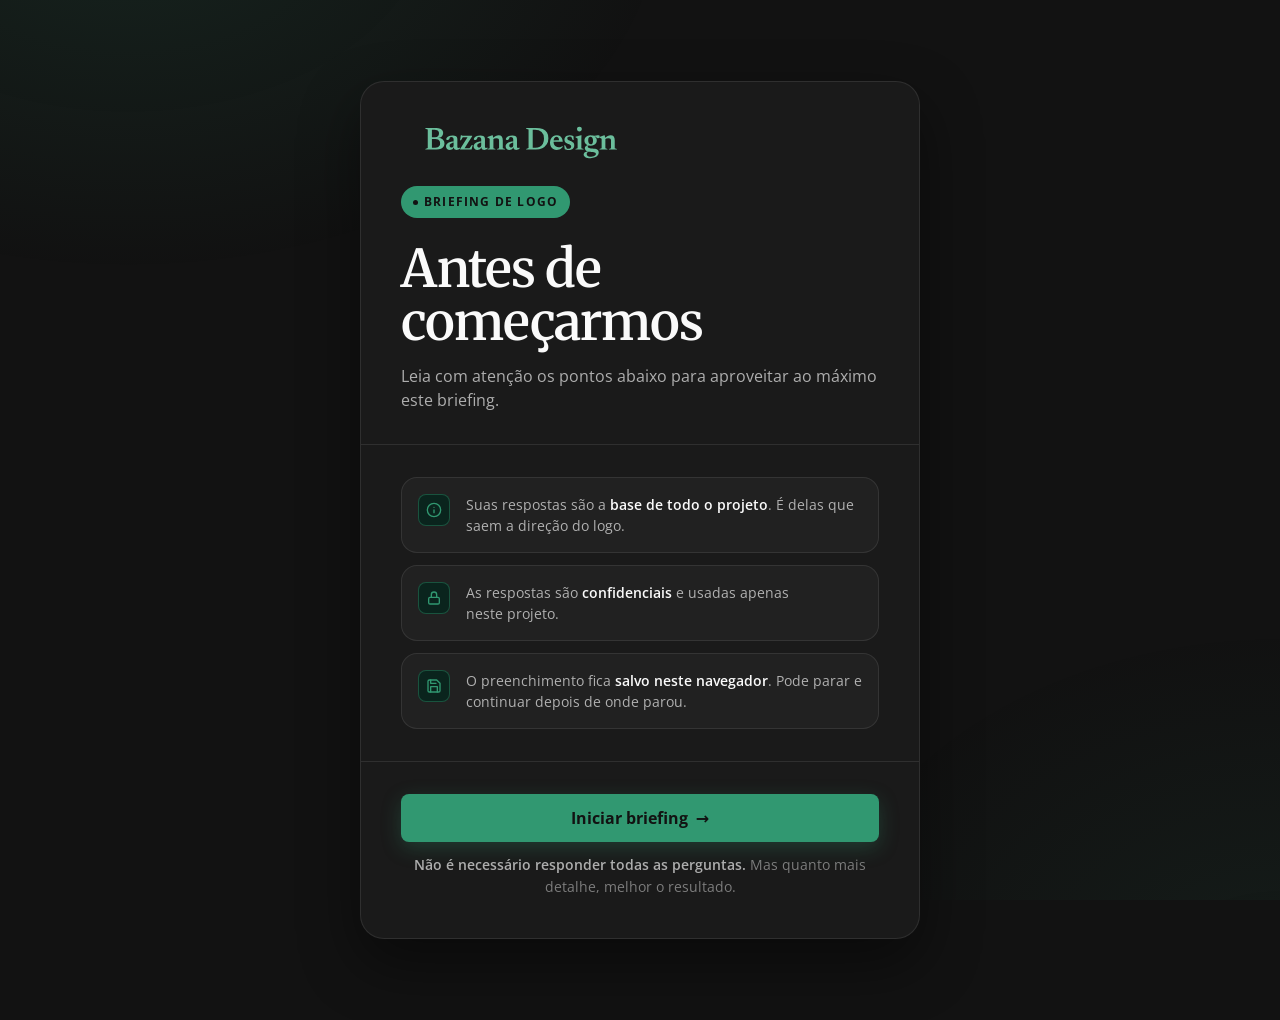
<file: briefing/logo/index.html>
<!doctype html>
<html lang="pt-BR">
<head>
<meta charset="UTF-8" />
<meta name="viewport" content="width=device-width, initial-scale=1.0, viewport-fit=cover" />
<title>Briefing de logo · Bazana Design</title>
<meta name="description" content="Briefing de projeto de logo." />
<meta name="robots" content="noindex" />
<link rel="preconnect" href="https://fonts.googleapis.com" />
<link rel="preconnect" href="https://fonts.gstatic.com" crossorigin />
<link href="https://fonts.googleapis.com/css2?family=Merriweather:wght@400;600&family=Open+Sans:wght@400;600&display=swap" rel="stylesheet" />
<style>
/* Layout: capa em card centralizado, depois uma seção por vez num card de leitura,
   com cabeçalho fixo (logo + etapas em pílulas). Identidade institucional Bazana: preto + verde. */
:root {
  --primary-50: #EFFAF4;
  --primary-400: #6BBE9C;
  --primary-500: #319871;
  --primary-950: #0A241D;
  --neutral-950: #121212;
  --neutral-900: #1A1A1A;
  --neutral-800: #272727;
  --neutral-50: #FAFAFA;
  --surface-1: rgba(250, 250, 250, 0.03);
  --surface-2: rgba(250, 250, 250, 0.06);
  --border-subtle: rgba(250, 250, 250, 0.09);
  --border-strong: rgba(250, 250, 250, 0.18);
  --text-muted: rgba(250, 250, 250, 0.66);
  --text-faint: rgba(250, 250, 250, 0.44);
  --ghost: rgba(250, 250, 250, 0.045);
  --accent-soft: rgba(49, 152, 113, 0.14);
  --danger: #F2A8A0; /* error/300 */
  --font-display: 'Merriweather', Georgia, 'Times New Roman', serif;
  --font-body: 'Open Sans', system-ui, -apple-system, 'Segoe UI', sans-serif;
  --s1: 4px; --s2: 8px; --s3: 12px; --s4: 16px; --s5: 24px; --s6: 32px; --s7: 40px; --s8: 56px; --s9: 64px;
  --r-sm: 8px; --r-md: 16px; --r-lg: 24px; --r-full: 9999px;
  --ease-out: cubic-bezier(.16, 1, .3, 1);
  color-scheme: dark;
}
* { box-sizing: border-box; }
html, body { margin: 0; }
body {
  background: var(--neutral-950);
  color: var(--neutral-50);
  font-family: var(--font-body);
  font-size: 14px;
  line-height: 22px;
  -webkit-font-smoothing: antialiased;
  min-height: 100vh;
  overflow-x: hidden;
}
.bg {
  position: fixed; inset: 0; z-index: 0; pointer-events: none;
  background:
    radial-gradient(ellipse 900px 600px at 10% -10%, rgba(49, 152, 113, 0.13), transparent 60%),
    radial-gradient(ellipse 800px 600px at 100% 110%, rgba(49, 152, 113, 0.08), transparent 60%);
}
.wrap { position: relative; z-index: 1; padding-inline: 16px; }

/* ---------- Cabeçalho fixo com etapas ---------- */
.topbar {
  position: fixed; top: 0; left: 0; right: 0; z-index: 10;
  padding-top: env(safe-area-inset-top, 0px);
  background: rgba(18, 18, 18, 0.82);
  backdrop-filter: blur(14px); -webkit-backdrop-filter: blur(14px);
  border-bottom: 1px solid var(--border-subtle);
  transform: translateY(-100%); transition: transform .4s var(--ease-out);
}
body.in-form .topbar { transform: none; }
.topbar-in { height: 60px; display: flex; align-items: center; justify-content: space-between; gap: var(--s4); padding-inline: clamp(16px, 3vw, 28px); }
.topbar .logo { height: 32px; }
.steps { display: flex; align-items: center; gap: var(--s1); list-style: none; margin: 0; padding: 0; }
.steps li { display: flex; align-items: center; gap: var(--s1); }
.steps li + li::before { content: ''; width: 10px; height: 1px; background: var(--border-strong); }
.step-pill {
  font-family: var(--font-body); font-size: 12px; font-weight: 700; letter-spacing: .04em;
  font-variant-numeric: tabular-nums;
  padding: 6px 13px; border-radius: var(--r-full); border: none;
  background: var(--surface-2); color: var(--text-faint);
  cursor: default; transition: all .3s var(--ease-out);
}
.step-pill.is-done { background: var(--primary-500); color: var(--neutral-950); cursor: pointer; }
.step-pill.is-active { background: var(--neutral-50); color: var(--neutral-950); transform: scale(1.06); box-shadow: 0 3px 12px rgba(0, 0, 0, .4); }
.step-pill:focus-visible { outline: 2px solid var(--primary-500); outline-offset: 2px; }
.seg { display: none; gap: 4px; padding: 0 clamp(16px, 3vw, 28px) 10px; }
.seg span { flex: 1; height: 3px; border-radius: var(--r-full); background: var(--surface-2); transition: background .3s ease; }
.seg span.is-done { background: var(--primary-500); }
.seg span.is-active { background: var(--neutral-50); }

/* ---------- Card base (capa, seções, final) ---------- */
.card {
  position: relative; margin: 0 auto;
  background: var(--neutral-900);
  border: 1px solid var(--border-subtle);
  border-radius: var(--r-lg);
  box-shadow: 0 24px 60px rgba(0, 0, 0, .45);
  overflow: hidden;
  animation: enter .55s var(--ease-out) both;
}
@keyframes enter { from { opacity: .001; transform: translateY(14px) scale(.99); } to { opacity: 1; transform: none; } }
.view { display: none; }
.view.is-active { display: block; }
.divider { height: 1px; background: var(--border-subtle); }

.badge {
  display: inline-flex; align-items: center; gap: 6px;
  font-size: 12px; font-weight: 700; letter-spacing: .1em; text-transform: uppercase;
  padding: 5px 12px; border-radius: var(--r-full);
  background: var(--primary-500); color: var(--neutral-950);
}
.badge::before { content: ''; width: 5px; height: 5px; border-radius: 50%; background: currentColor; }

/* Capa */
.cover { padding-block: clamp(40px, 9vh, 88px); }
.cover .card { max-width: 560px; }
.cover-hd { padding: var(--s7) var(--s7) var(--s6); display: grid; gap: var(--s5); justify-items: start; }
.cover-hd .logo { height: 40px; }
.cover h1 {
  font-family: var(--font-display); font-weight: 600;
  font-size: 52px; line-height: 1.02; letter-spacing: -0.02em;
  margin: 0; text-wrap: balance;
}
.cover-sub { margin: -8px 0 0; color: var(--text-muted); font-size: 16px; line-height: 24px; }
.info { padding: var(--s6) var(--s7); display: grid; gap: var(--s3); list-style: none; margin: 0; }
.info li {
  display: grid; grid-template-columns: 32px minmax(0, 1fr); gap: var(--s4); align-items: start;
  padding: var(--s4); border: 1px solid var(--border-subtle); border-radius: var(--r-md);
  background: var(--surface-1); color: var(--text-muted); font-size: 14px; line-height: 21px;
}
.info b { color: var(--neutral-50); font-weight: 600; }
.icon-box { width: 32px; height: 32px; border-radius: var(--r-sm); background: var(--primary-950); border: 1px solid rgba(49, 152, 113, .4); color: var(--primary-500); display: grid; place-items: center; }
.cover-ft { padding: var(--s6) var(--s7) var(--s7); display: grid; gap: var(--s3); text-align: center; }
.gate { margin: 0; padding: var(--s4); border: 1px solid var(--border-strong); border-radius: var(--r-sm); background: var(--surface-2); color: var(--neutral-50); font-size: 14px; line-height: 22px; }
.cover-note { font-size: 14px; color: var(--text-faint); margin: 0; }
.cover-note b { color: var(--text-muted); font-weight: 600; }
.resume { font-size: 14px; color: var(--text-muted); margin: 0; }
.resume button { background: none; border: none; padding: 0; font: inherit; color: var(--primary-400); cursor: pointer; text-decoration: underline; text-underline-offset: 3px; }

/* ---------- Botões ---------- */
.btn {
  appearance: none; border: none; cursor: pointer;
  font-family: var(--font-body); font-weight: 700; font-size: 16px; line-height: 20px;
  padding: 14px 24px; border-radius: var(--r-sm);
  display: inline-flex; align-items: center; justify-content: center; gap: var(--s2);
  transition: background .2s ease, transform .15s ease, box-shadow .2s ease;
}
.btn-primary { background: var(--primary-500); color: var(--neutral-950); box-shadow: 0 6px 20px rgba(49, 152, 113, .28); }
.btn-primary:active { transform: scale(.98); }
.btn-primary:disabled { opacity: .45; cursor: wait; }
.btn-block { width: 100%; }
.btn-ghost { background: transparent; color: var(--text-muted); border: 1px solid var(--border-strong); }
.btn:focus-visible { outline: 2px solid var(--primary-500); outline-offset: 3px; }
.arrow { transition: transform .2s ease; }

/* ---------- Seções do formulário ---------- */
.form-view { padding-block: calc(env(safe-area-inset-top, 0px) + 92px) var(--s9); }
.section { display: none; }
.section.is-active { display: block; }
.section .card { max-width: 760px; }
.section-hd { position: relative; padding: var(--s7) var(--s7) var(--s6); border-bottom: 1px solid var(--border-subtle); }
.ghost-num {
  position: absolute; top: -18px; right: 18px;
  font-family: var(--font-display); font-weight: 600; font-size: 168px; line-height: 1;
  color: var(--ghost); letter-spacing: -0.04em; pointer-events: none; user-select: none;
  font-variant-numeric: tabular-nums;
}
.eyebrow { position: relative; margin: 0; font-size: 12px; font-weight: 700; letter-spacing: .14em; text-transform: uppercase; color: var(--primary-500); }
.section-hd h2 { position: relative; font-family: var(--font-display); font-weight: 600; font-size: 40px; line-height: 46px; letter-spacing: -0.015em; margin: var(--s2) 0 var(--s2); }
.section-hd h2:focus { outline: none; }
.section-desc { position: relative; margin: 0; color: var(--text-muted); max-width: 52ch; }
.section-body { padding: var(--s7); display: grid; gap: var(--s7); }
.section-ft { display: flex; align-items: center; justify-content: space-between; gap: var(--s3); flex-wrap: wrap; padding: var(--s5) var(--s7); border-top: 1px solid var(--border-subtle); background: rgba(0, 0, 0, .18); }
.section-ft .spacer { flex: 1; }
.form-alert { width: 100%; margin: 0; font-size: 14px; color: var(--danger); }

/* Campos */
.field { display: grid; gap: var(--s2); border: 0; padding: 0; margin: 0; min-width: 0; }
.field[hidden] { display: none; }
.q { margin: 0; font-weight: 600; font-size: 14px; line-height: 20px; display: flex; flex-wrap: wrap; align-items: center; gap: var(--s2); padding: 0; }
.req { font-size: 10px; font-weight: 700; letter-spacing: .1em; text-transform: uppercase; padding: 2px 7px; border-radius: var(--r-full); background: var(--accent-soft); color: var(--primary-400); }
.hint { margin: -2px 0 var(--s1); font-size: 12px; line-height: 18px; color: var(--text-faint); max-width: 62ch; }
.input, .textarea {
  width: 100%; font-family: var(--font-body); font-size: 16px; line-height: 22px; color: var(--neutral-50);
  background: var(--surface-1); border: 1px solid var(--border-subtle); border-radius: var(--r-sm);
  padding: 11px 14px; outline: none; transition: border-color .2s ease, box-shadow .2s ease, background .2s ease;
}
.textarea { min-height: 104px; resize: vertical; }
.input::placeholder, .textarea::placeholder { color: var(--text-faint); }
.input:focus, .textarea:focus { border-color: var(--primary-500); background: var(--surface-2); box-shadow: 0 0 0 3px rgba(49, 152, 113, .18); }

.options { display: grid; gap: var(--s2); }
.options.is-row { grid-template-columns: repeat(var(--cols), minmax(0, 1fr)); }
.opt { position: relative; }
.opt input { position: absolute; opacity: 0; pointer-events: none; }
.opt label {
  display: grid; grid-template-columns: 18px minmax(0, 1fr); gap: var(--s3); align-items: center; height: 100%;
  padding: 11px 14px; border: 1px solid var(--border-subtle); border-radius: var(--r-sm);
  background: var(--surface-1); cursor: pointer; font-size: 14px; line-height: 20px; font-weight: 500;
  transition: border-color .2s ease, background .2s ease;
}
.opt .dot { width: 18px; height: 18px; border-radius: 50%; border: 1.5px solid var(--border-strong); position: relative; transition: border-color .2s ease; }
.opt input:checked + label { border-color: var(--primary-500); background: var(--accent-soft); }
.opt input:checked + label .dot { border-color: var(--primary-500); }
.opt input:checked + label .dot::after { content: ''; position: absolute; inset: 3px; border-radius: 50%; background: var(--primary-500); }
.opt input:focus-visible + label { outline: 2px solid var(--primary-500); outline-offset: 2px; }

.chips { display: flex; flex-wrap: wrap; gap: var(--s2); }
.chip { position: relative; }
.chip input { position: absolute; opacity: 0; pointer-events: none; }
.chip label {
  display: inline-flex; align-items: center; gap: 6px;
  padding: 7px 14px; border-radius: var(--r-full);
  border: 1px solid var(--border-subtle); background: var(--surface-1);
  font-size: 14px; line-height: 18px; font-weight: 500; color: var(--text-muted); cursor: pointer;
  transition: all .2s ease;
}
.chip input:checked + label { background: var(--primary-500); border-color: var(--primary-500); color: var(--neutral-950); font-weight: 600; }
.chip input:focus-visible + label { outline: 2px solid var(--primary-500); outline-offset: 2px; }
.chip input:disabled + label { opacity: .35; cursor: not-allowed; }

.consent { display: grid; grid-template-columns: 20px minmax(0, 1fr); gap: var(--s3); align-items: start; padding: var(--s4); border: 1px solid var(--border-subtle); border-radius: var(--r-sm); background: var(--surface-1); font-size: 14px; color: var(--text-muted); cursor: pointer; }
.consent input { width: 18px; height: 18px; margin: 2px 0 0; accent-color: var(--primary-500); }

.notice { display: grid; grid-template-columns: 32px minmax(0, 1fr); gap: var(--s4); align-items: start; padding: var(--s4); border: 1px solid rgba(49, 152, 113, .35); border-radius: var(--r-md); background: var(--accent-soft); font-size: 14px; line-height: 21px; color: var(--text-muted); }
.notice p { margin: 0; }
.notice strong { color: var(--neutral-50); }

.err { margin: 0; font-size: 12px; line-height: 17px; color: var(--danger); display: none; }
.field.has-error .err { display: block; }
.field.has-error .input, .field.has-error .textarea, .field.has-error .opt label, .field.has-error .chip label, .field.has-error .consent { border-color: rgba(232, 139, 122, .6); }

.shake { animation: shake .3s ease; }
@keyframes shake { 0%, 100% { transform: none; } 25%, 75% { transform: translateX(-5px); } 50% { transform: translateX(5px); } }

/* ---------- Final ---------- */
.final { padding-block: clamp(40px, 9vh, 88px); }
.final .card { max-width: 640px; }
.final-hd { padding: var(--s7); display: grid; gap: var(--s4); justify-items: start; }
.check { width: 52px; height: 52px; border-radius: 50%; display: grid; place-items: center; background: var(--primary-500); color: var(--neutral-950); box-shadow: 0 8px 24px rgba(49, 152, 113, .35); }
.final h2 { font-family: var(--font-display); font-weight: 600; font-size: 44px; line-height: 1.05; letter-spacing: -0.02em; margin: 0; }
.final-hd p { margin: 0; color: var(--text-muted); max-width: 48ch; }
.summary-hd { display: flex; align-items: center; justify-content: space-between; gap: var(--s3); flex-wrap: wrap; padding: var(--s4) var(--s7); background: rgba(0, 0, 0, .18); border-top: 1px solid var(--border-subtle); border-bottom: 1px solid var(--border-subtle); }
.summary-hd .eyebrow { color: var(--text-muted); }
.summary-actions { display: flex; gap: var(--s2); }
.summary-actions .btn { padding: 8px 14px; font-size: 12px; }
.summary-body { padding: var(--s6) var(--s7); max-height: 440px; overflow: auto; display: grid; gap: var(--s6); }
.summary-body h3 { font-family: var(--font-display); font-weight: 600; font-size: 20px; line-height: 26px; margin: 0 0 var(--s3); }
.summary-body dl { margin: 0; display: grid; gap: var(--s3); }
.summary-body dt { font-size: 12px; color: var(--text-faint); }
.summary-body dd { margin: 2px 0 0; font-size: 14px; white-space: pre-wrap; overflow-wrap: anywhere; }
.demo { margin: 0; padding: var(--s4) var(--s7); font-size: 12px; color: var(--text-faint); border-top: 1px solid var(--border-subtle); }

/* Texto */
[hidden] { display: none !important; }
h1, h2, h3, .q { text-wrap: balance; }
p, li, dd, .hint, label { text-wrap: pretty; }

@media (hover: hover) {
  .step-pill.is-done:hover { background: var(--primary-400); }
  .btn-primary:hover { background: var(--primary-400); }
  .btn-ghost:hover { color: var(--neutral-50); border-color: var(--neutral-50); }
  .btn:hover .arrow { transform: translateX(3px); }
  .input:hover, .textarea:hover { border-color: var(--border-strong); }
  .opt label:hover { border-color: var(--border-strong); background: var(--surface-2); }
  .chip label:hover { border-color: var(--border-strong); color: var(--neutral-50); }
}

@media (max-width: 720px) {
  .steps { display: none; }
  .seg { display: flex; }
  .form-view { padding-top: calc(env(safe-area-inset-top, 0px) + 88px); }
  .cover-hd, .info, .cover-ft, .section-hd, .section-body, .final-hd { padding-inline: var(--s5); }
  .section-ft, .summary-hd, .summary-body, .demo { padding-inline: var(--s5); }
  .section-hd h2 { font-size: 32px; line-height: 38px; }
  .ghost-num { font-size: 120px; top: -8px; right: 8px; }
  .options.is-row { grid-template-columns: minmax(0, 1fr); }
  .section-ft .btn-primary { flex: 1; }
  .final h2 { font-size: 36px; }
  .cover h1 { font-size: 40px; }
}
@media (prefers-reduced-motion: reduce) {
  *, *::before, *::after { animation: none !important; transition: none !important; }
}
</style>
<link rel="icon" href="/favicon.ico" sizes="any">
<link rel="icon" href="/favicon-32x32.png" type="image/png" sizes="32x32">
<link rel="apple-touch-icon" href="/apple-touch-icon.png">
</head>
<body>
<div class="bg"></div>

<!-- Cabeçalho fixo (aparece durante o formulário) -->
<header class="topbar" aria-label="Progresso do briefing">
  <div class="topbar-in">
    <svg class="logo" role="img" aria-label="Bazana Design" viewBox="0 0 14839.08 2480.00" xmlns="http://www.w3.org/2000/svg"><g transform="translate(1436.04,1710.00) scale(1,-1)" fill="#6BBE9C"><path transform="translate(0.00,0.00)" d="M366 1227 374 1340H749Q901 1340 996.0 1298.5Q1091 1257 1135.0 1185.5Q1179 1114 1179 1024Q1179 900 1095.0 815.0Q1011 730 867 717L870 732Q1051 722 1155.5 629.0Q1260 536 1260 393Q1260 281 1207.5 191.5Q1155 102 1043.0 51.0Q931 0 752 0H375L365 113H684Q779 113 847.0 142.5Q915 172 952.0 234.0Q989 296 989 393Q989 470 957.5 529.0Q926 588 860.5 621.5Q795 655 692 655H364L366 767H681Q791 767 855.5 827.0Q920 887 920 1006Q920 1072 891.5 1121.5Q863 1171 805.0 1199.0Q747 1227 658 1227ZM74 0V42L223 98V1242L74 1298V1340H481V0Z"/><path transform="translate(1288.00,0.00)" d="M587 543 596 461Q502 439 442.0 415.5Q382 392 349.0 366.5Q316 341 304.0 313.0Q292 285 292 251Q292 186 324.0 154.5Q356 123 405 123Q442 123 472.5 142.5Q503 162 520.5 194.0Q538 226 538 264V637Q538 700 504.5 737.5Q471 775 396 775Q366 775 332.5 767.5Q299 760 269 746L309 807Q303 760 296.5 726.5Q290 693 282.0 671.5Q274 650 262 638Q246 620 219.0 609.5Q192 599 163 599Q124 599 102.0 615.0Q80 631 80 658Q80 696 115.5 735.5Q151 775 210.0 807.5Q269 840 342.5 860.0Q416 880 493 880Q598 880 658.5 848.0Q719 816 744.5 757.5Q770 699 770 620V180Q770 153 778.0 135.0Q786 117 801.0 108.0Q816 99 838 99Q859 99 882.5 106.5Q906 114 931 129V72Q882 27 827.5 2.0Q773 -23 725 -23Q664 -23 624.5 1.5Q585 26 566.0 70.5Q547 115 546 174L554 179Q537 115 500.5 69.0Q464 23 413.5 -0.5Q363 -24 304 -24Q199 -24 132.5 32.5Q66 89 66 201Q66 256 88.5 301.5Q111 347 168.0 387.5Q225 428 327.0 466.0Q429 504 587 543Z"/><path transform="translate(2170.00,0.00)" d="M59 0V32L557 822L663 775L139 761L260 833L113 579H57L105 885H136L218 860H807V828L306 36L204 85L690 100L612 34L785 289H842L770 0Z"/><path transform="translate(3000.00,0.00)" d="M587 543 596 461Q502 439 442.0 415.5Q382 392 349.0 366.5Q316 341 304.0 313.0Q292 285 292 251Q292 186 324.0 154.5Q356 123 405 123Q442 123 472.5 142.5Q503 162 520.5 194.0Q538 226 538 264V637Q538 700 504.5 737.5Q471 775 396 775Q366 775 332.5 767.5Q299 760 269 746L309 807Q303 760 296.5 726.5Q290 693 282.0 671.5Q274 650 262 638Q246 620 219.0 609.5Q192 599 163 599Q124 599 102.0 615.0Q80 631 80 658Q80 696 115.5 735.5Q151 775 210.0 807.5Q269 840 342.5 860.0Q416 880 493 880Q598 880 658.5 848.0Q719 816 744.5 757.5Q770 699 770 620V180Q770 153 778.0 135.0Q786 117 801.0 108.0Q816 99 838 99Q859 99 882.5 106.5Q906 114 931 129V72Q882 27 827.5 2.0Q773 -23 725 -23Q664 -23 624.5 1.5Q585 26 566.0 70.5Q547 115 546 174L554 179Q537 115 500.5 69.0Q464 23 413.5 -0.5Q363 -24 304 -24Q199 -24 132.5 32.5Q66 89 66 201Q66 256 88.5 301.5Q111 347 168.0 387.5Q225 428 327.0 466.0Q429 504 587 543Z"/><path transform="translate(3882.00,0.00)" d="M412 689V86L536 39V0H48V39L180 90V657Q160 683 129.0 702.0Q98 721 43 741V773L339 885H368ZM638 39 761 86V558Q761 606 743.0 639.0Q725 672 688.0 688.5Q651 705 596 705Q530 705 474.0 683.5Q418 662 390 630L349 668Q409 733 459.5 775.5Q510 818 555.0 841.5Q600 865 645.5 875.0Q691 885 741 885Q869 885 931.0 805.0Q993 725 993 557V90L1127 39V0H638Z"/><path transform="translate(4985.00,0.00)" d="M587 543 596 461Q502 439 442.0 415.5Q382 392 349.0 366.5Q316 341 304.0 313.0Q292 285 292 251Q292 186 324.0 154.5Q356 123 405 123Q442 123 472.5 142.5Q503 162 520.5 194.0Q538 226 538 264V637Q538 700 504.5 737.5Q471 775 396 775Q366 775 332.5 767.5Q299 760 269 746L309 807Q303 760 296.5 726.5Q290 693 282.0 671.5Q274 650 262 638Q246 620 219.0 609.5Q192 599 163 599Q124 599 102.0 615.0Q80 631 80 658Q80 696 115.5 735.5Q151 775 210.0 807.5Q269 840 342.5 860.0Q416 880 493 880Q598 880 658.5 848.0Q719 816 744.5 757.5Q770 699 770 620V180Q770 153 778.0 135.0Q786 117 801.0 108.0Q816 99 838 99Q859 99 882.5 106.5Q906 114 931 129V72Q882 27 827.5 2.0Q773 -23 725 -23Q664 -23 624.5 1.5Q585 26 566.0 70.5Q547 115 546 174L554 179Q537 115 500.5 69.0Q464 23 413.5 -0.5Q363 -24 304 -24Q199 -24 132.5 32.5Q66 89 66 201Q66 256 88.5 301.5Q111 347 168.0 387.5Q225 428 327.0 466.0Q429 504 587 543Z"/><path transform="translate(6250.00,0.00)" d="M1180 688Q1180 965 1031.0 1096.0Q882 1227 623 1227H350L334 1340H671Q933 1340 1106.5 1271.0Q1280 1202 1366.0 1062.0Q1452 922 1452 710Q1452 485 1350.0 326.5Q1248 168 1071.5 84.0Q895 0 673 0H334L350 113H642Q803 113 924.0 171.5Q1045 230 1112.5 357.0Q1180 484 1180 688ZM74 0V42L223 98V1242L74 1298V1340H481V0Z"/><path transform="translate(7739.00,0.00)" d="M491 885Q600 885 677.5 838.5Q755 792 799.5 703.5Q844 615 855 491H230L231 569L737 596L627 546Q622 625 604.0 680.5Q586 736 553.5 765.5Q521 795 470 795Q417 795 375.0 764.0Q333 733 309.0 664.5Q285 596 285 485Q285 377 325.0 300.5Q365 224 437.0 183.5Q509 143 606 143Q646 143 683.0 151.5Q720 160 756.0 178.0Q792 196 828 223L859 182Q806 119 748.5 72.5Q691 26 626.5 1.0Q562 -24 487 -24Q361 -24 265.5 34.0Q170 92 117.0 191.5Q64 291 64 417Q64 545 114.0 651.0Q164 757 259.5 821.0Q355 885 491 885Z"/><path transform="translate(8614.00,0.00)" d="M407 885Q478 885 530.5 873.0Q583 861 645 833L656 596H598L486 836L562 753Q525 779 489.0 792.0Q453 805 415 805Q342 805 301.5 776.0Q261 747 261 696Q261 656 282.0 629.0Q303 602 347.5 579.5Q392 557 461 533Q513 514 555.0 490.0Q597 466 627.5 433.0Q658 400 675.0 357.0Q692 314 692 257Q692 164 645.0 101.5Q598 39 518.5 7.5Q439 -24 338 -24Q271 -24 213.5 -13.5Q156 -3 104 19L70 267H126L268 12L135 92Q172 77 201.0 69.0Q230 61 256.0 58.0Q282 55 307 55Q396 55 449.0 88.0Q502 121 502 189Q502 223 487.0 246.5Q472 270 443.5 288.5Q415 307 375.0 324.0Q335 341 285 359Q220 384 175.0 419.5Q130 455 107.5 505.5Q85 556 85 623Q85 707 129.0 765.5Q173 824 246.5 854.5Q320 885 407 885Z"/><path transform="translate(9334.00,0.00)" d="M291 1127Q225 1127 184.0 1169.5Q143 1212 143 1276Q143 1339 184.0 1381.0Q225 1423 291 1423Q358 1423 399.0 1381.0Q440 1339 440 1276Q440 1212 399.0 1169.5Q358 1127 291 1127ZM423 885 413 693V90L547 39V0H49V39L181 90V672Q168 689 146.5 705.0Q125 721 99.0 735.0Q73 749 45 760V796L387 885Z"/><path transform="translate(9869.00,0.00)" d="M445 -530Q340 -530 260.0 -514.5Q180 -499 127.0 -469.5Q74 -440 47.0 -399.0Q20 -358 20 -307Q20 -269 38.0 -235.5Q56 -202 100.0 -173.0Q144 -144 218.5 -119.5Q293 -95 405 -73H481V-95Q372 -112 313.5 -139.0Q255 -166 233.0 -201.5Q211 -237 211 -280Q211 -330 240.5 -366.5Q270 -403 330.5 -423.0Q391 -443 483 -443Q573 -443 639.5 -419.5Q706 -396 742.0 -356.5Q778 -317 778 -271Q778 -237 761.0 -213.5Q744 -190 704.0 -173.5Q664 -157 595.5 -146.0Q527 -135 424 -127Q321 -119 255.5 -99.0Q190 -79 155.0 -50.0Q120 -21 107.0 15.5Q94 52 94 92Q96 171 162.0 222.5Q228 274 348 294L382 264Q324 257 298.5 234.5Q273 212 273 177Q273 154 283.0 137.5Q293 121 322.0 108.5Q351 96 407.5 87.5Q464 79 555 73Q655 67 729.5 50.0Q804 33 854.0 2.5Q904 -28 929.5 -74.0Q955 -120 955 -184Q956 -279 895.5 -357.5Q835 -436 720.5 -483.0Q606 -530 445 -530ZM451 244Q336 244 249.5 285.5Q163 327 115.5 399.5Q68 472 68 563Q68 660 117.5 732.5Q167 805 254.5 845.0Q342 885 452 885Q544 885 615.0 858.0Q686 831 735.0 784.5Q784 738 809.5 681.5Q835 625 835 565Q835 470 785.5 397.0Q736 324 649.5 284.0Q563 244 451 244ZM459 326Q526 326 563.5 380.0Q601 434 601 544Q601 675 557.5 738.5Q514 802 444 802Q378 802 340.0 749.0Q302 696 302 584Q302 455 345.5 390.5Q389 326 459 326ZM581 810 558 871Q636 860 693.5 861.5Q751 863 795.0 870.0Q839 877 874.5 884.0Q910 891 942 891Q976 891 995.0 871.0Q1014 851 1014 809Q1014 757 985.5 730.0Q957 703 922 703Q889 703 861.0 723.0Q833 743 798.5 767.5Q764 792 712.5 807.0Q661 822 581 810Z"/><path transform="translate(10824.00,0.00)" d="M412 689V86L536 39V0H48V39L180 90V657Q160 683 129.0 702.0Q98 721 43 741V773L339 885H368ZM638 39 761 86V558Q761 606 743.0 639.0Q725 672 688.0 688.5Q651 705 596 705Q530 705 474.0 683.5Q418 662 390 630L349 668Q409 733 459.5 775.5Q510 818 555.0 841.5Q600 865 645.5 875.0Q691 885 741 885Q869 885 931.0 805.0Q993 725 993 557V90L1127 39V0H638Z"/></g></svg>
    <ol class="steps" id="steps"></ol>
  </div>
  <div class="seg" id="seg" aria-hidden="true"></div>
</header>

<div class="wrap">

  <!-- ============ CAPA ============ -->
  <section class="view cover is-active" id="viewIntro">
    <div class="card">
      <div class="cover-hd">
        <svg class="logo" role="img" aria-label="Bazana Design" viewBox="0 0 14839.08 2480.00" xmlns="http://www.w3.org/2000/svg"><g transform="translate(1436.04,1710.00) scale(1,-1)" fill="#6BBE9C"><path transform="translate(0.00,0.00)" d="M366 1227 374 1340H749Q901 1340 996.0 1298.5Q1091 1257 1135.0 1185.5Q1179 1114 1179 1024Q1179 900 1095.0 815.0Q1011 730 867 717L870 732Q1051 722 1155.5 629.0Q1260 536 1260 393Q1260 281 1207.5 191.5Q1155 102 1043.0 51.0Q931 0 752 0H375L365 113H684Q779 113 847.0 142.5Q915 172 952.0 234.0Q989 296 989 393Q989 470 957.5 529.0Q926 588 860.5 621.5Q795 655 692 655H364L366 767H681Q791 767 855.5 827.0Q920 887 920 1006Q920 1072 891.5 1121.5Q863 1171 805.0 1199.0Q747 1227 658 1227ZM74 0V42L223 98V1242L74 1298V1340H481V0Z"/><path transform="translate(1288.00,0.00)" d="M587 543 596 461Q502 439 442.0 415.5Q382 392 349.0 366.5Q316 341 304.0 313.0Q292 285 292 251Q292 186 324.0 154.5Q356 123 405 123Q442 123 472.5 142.5Q503 162 520.5 194.0Q538 226 538 264V637Q538 700 504.5 737.5Q471 775 396 775Q366 775 332.5 767.5Q299 760 269 746L309 807Q303 760 296.5 726.5Q290 693 282.0 671.5Q274 650 262 638Q246 620 219.0 609.5Q192 599 163 599Q124 599 102.0 615.0Q80 631 80 658Q80 696 115.5 735.5Q151 775 210.0 807.5Q269 840 342.5 860.0Q416 880 493 880Q598 880 658.5 848.0Q719 816 744.5 757.5Q770 699 770 620V180Q770 153 778.0 135.0Q786 117 801.0 108.0Q816 99 838 99Q859 99 882.5 106.5Q906 114 931 129V72Q882 27 827.5 2.0Q773 -23 725 -23Q664 -23 624.5 1.5Q585 26 566.0 70.5Q547 115 546 174L554 179Q537 115 500.5 69.0Q464 23 413.5 -0.5Q363 -24 304 -24Q199 -24 132.5 32.5Q66 89 66 201Q66 256 88.5 301.5Q111 347 168.0 387.5Q225 428 327.0 466.0Q429 504 587 543Z"/><path transform="translate(2170.00,0.00)" d="M59 0V32L557 822L663 775L139 761L260 833L113 579H57L105 885H136L218 860H807V828L306 36L204 85L690 100L612 34L785 289H842L770 0Z"/><path transform="translate(3000.00,0.00)" d="M587 543 596 461Q502 439 442.0 415.5Q382 392 349.0 366.5Q316 341 304.0 313.0Q292 285 292 251Q292 186 324.0 154.5Q356 123 405 123Q442 123 472.5 142.5Q503 162 520.5 194.0Q538 226 538 264V637Q538 700 504.5 737.5Q471 775 396 775Q366 775 332.5 767.5Q299 760 269 746L309 807Q303 760 296.5 726.5Q290 693 282.0 671.5Q274 650 262 638Q246 620 219.0 609.5Q192 599 163 599Q124 599 102.0 615.0Q80 631 80 658Q80 696 115.5 735.5Q151 775 210.0 807.5Q269 840 342.5 860.0Q416 880 493 880Q598 880 658.5 848.0Q719 816 744.5 757.5Q770 699 770 620V180Q770 153 778.0 135.0Q786 117 801.0 108.0Q816 99 838 99Q859 99 882.5 106.5Q906 114 931 129V72Q882 27 827.5 2.0Q773 -23 725 -23Q664 -23 624.5 1.5Q585 26 566.0 70.5Q547 115 546 174L554 179Q537 115 500.5 69.0Q464 23 413.5 -0.5Q363 -24 304 -24Q199 -24 132.5 32.5Q66 89 66 201Q66 256 88.5 301.5Q111 347 168.0 387.5Q225 428 327.0 466.0Q429 504 587 543Z"/><path transform="translate(3882.00,0.00)" d="M412 689V86L536 39V0H48V39L180 90V657Q160 683 129.0 702.0Q98 721 43 741V773L339 885H368ZM638 39 761 86V558Q761 606 743.0 639.0Q725 672 688.0 688.5Q651 705 596 705Q530 705 474.0 683.5Q418 662 390 630L349 668Q409 733 459.5 775.5Q510 818 555.0 841.5Q600 865 645.5 875.0Q691 885 741 885Q869 885 931.0 805.0Q993 725 993 557V90L1127 39V0H638Z"/><path transform="translate(4985.00,0.00)" d="M587 543 596 461Q502 439 442.0 415.5Q382 392 349.0 366.5Q316 341 304.0 313.0Q292 285 292 251Q292 186 324.0 154.5Q356 123 405 123Q442 123 472.5 142.5Q503 162 520.5 194.0Q538 226 538 264V637Q538 700 504.5 737.5Q471 775 396 775Q366 775 332.5 767.5Q299 760 269 746L309 807Q303 760 296.5 726.5Q290 693 282.0 671.5Q274 650 262 638Q246 620 219.0 609.5Q192 599 163 599Q124 599 102.0 615.0Q80 631 80 658Q80 696 115.5 735.5Q151 775 210.0 807.5Q269 840 342.5 860.0Q416 880 493 880Q598 880 658.5 848.0Q719 816 744.5 757.5Q770 699 770 620V180Q770 153 778.0 135.0Q786 117 801.0 108.0Q816 99 838 99Q859 99 882.5 106.5Q906 114 931 129V72Q882 27 827.5 2.0Q773 -23 725 -23Q664 -23 624.5 1.5Q585 26 566.0 70.5Q547 115 546 174L554 179Q537 115 500.5 69.0Q464 23 413.5 -0.5Q363 -24 304 -24Q199 -24 132.5 32.5Q66 89 66 201Q66 256 88.5 301.5Q111 347 168.0 387.5Q225 428 327.0 466.0Q429 504 587 543Z"/><path transform="translate(6250.00,0.00)" d="M1180 688Q1180 965 1031.0 1096.0Q882 1227 623 1227H350L334 1340H671Q933 1340 1106.5 1271.0Q1280 1202 1366.0 1062.0Q1452 922 1452 710Q1452 485 1350.0 326.5Q1248 168 1071.5 84.0Q895 0 673 0H334L350 113H642Q803 113 924.0 171.5Q1045 230 1112.5 357.0Q1180 484 1180 688ZM74 0V42L223 98V1242L74 1298V1340H481V0Z"/><path transform="translate(7739.00,0.00)" d="M491 885Q600 885 677.5 838.5Q755 792 799.5 703.5Q844 615 855 491H230L231 569L737 596L627 546Q622 625 604.0 680.5Q586 736 553.5 765.5Q521 795 470 795Q417 795 375.0 764.0Q333 733 309.0 664.5Q285 596 285 485Q285 377 325.0 300.5Q365 224 437.0 183.5Q509 143 606 143Q646 143 683.0 151.5Q720 160 756.0 178.0Q792 196 828 223L859 182Q806 119 748.5 72.5Q691 26 626.5 1.0Q562 -24 487 -24Q361 -24 265.5 34.0Q170 92 117.0 191.5Q64 291 64 417Q64 545 114.0 651.0Q164 757 259.5 821.0Q355 885 491 885Z"/><path transform="translate(8614.00,0.00)" d="M407 885Q478 885 530.5 873.0Q583 861 645 833L656 596H598L486 836L562 753Q525 779 489.0 792.0Q453 805 415 805Q342 805 301.5 776.0Q261 747 261 696Q261 656 282.0 629.0Q303 602 347.5 579.5Q392 557 461 533Q513 514 555.0 490.0Q597 466 627.5 433.0Q658 400 675.0 357.0Q692 314 692 257Q692 164 645.0 101.5Q598 39 518.5 7.5Q439 -24 338 -24Q271 -24 213.5 -13.5Q156 -3 104 19L70 267H126L268 12L135 92Q172 77 201.0 69.0Q230 61 256.0 58.0Q282 55 307 55Q396 55 449.0 88.0Q502 121 502 189Q502 223 487.0 246.5Q472 270 443.5 288.5Q415 307 375.0 324.0Q335 341 285 359Q220 384 175.0 419.5Q130 455 107.5 505.5Q85 556 85 623Q85 707 129.0 765.5Q173 824 246.5 854.5Q320 885 407 885Z"/><path transform="translate(9334.00,0.00)" d="M291 1127Q225 1127 184.0 1169.5Q143 1212 143 1276Q143 1339 184.0 1381.0Q225 1423 291 1423Q358 1423 399.0 1381.0Q440 1339 440 1276Q440 1212 399.0 1169.5Q358 1127 291 1127ZM423 885 413 693V90L547 39V0H49V39L181 90V672Q168 689 146.5 705.0Q125 721 99.0 735.0Q73 749 45 760V796L387 885Z"/><path transform="translate(9869.00,0.00)" d="M445 -530Q340 -530 260.0 -514.5Q180 -499 127.0 -469.5Q74 -440 47.0 -399.0Q20 -358 20 -307Q20 -269 38.0 -235.5Q56 -202 100.0 -173.0Q144 -144 218.5 -119.5Q293 -95 405 -73H481V-95Q372 -112 313.5 -139.0Q255 -166 233.0 -201.5Q211 -237 211 -280Q211 -330 240.5 -366.5Q270 -403 330.5 -423.0Q391 -443 483 -443Q573 -443 639.5 -419.5Q706 -396 742.0 -356.5Q778 -317 778 -271Q778 -237 761.0 -213.5Q744 -190 704.0 -173.5Q664 -157 595.5 -146.0Q527 -135 424 -127Q321 -119 255.5 -99.0Q190 -79 155.0 -50.0Q120 -21 107.0 15.5Q94 52 94 92Q96 171 162.0 222.5Q228 274 348 294L382 264Q324 257 298.5 234.5Q273 212 273 177Q273 154 283.0 137.5Q293 121 322.0 108.5Q351 96 407.5 87.5Q464 79 555 73Q655 67 729.5 50.0Q804 33 854.0 2.5Q904 -28 929.5 -74.0Q955 -120 955 -184Q956 -279 895.5 -357.5Q835 -436 720.5 -483.0Q606 -530 445 -530ZM451 244Q336 244 249.5 285.5Q163 327 115.5 399.5Q68 472 68 563Q68 660 117.5 732.5Q167 805 254.5 845.0Q342 885 452 885Q544 885 615.0 858.0Q686 831 735.0 784.5Q784 738 809.5 681.5Q835 625 835 565Q835 470 785.5 397.0Q736 324 649.5 284.0Q563 244 451 244ZM459 326Q526 326 563.5 380.0Q601 434 601 544Q601 675 557.5 738.5Q514 802 444 802Q378 802 340.0 749.0Q302 696 302 584Q302 455 345.5 390.5Q389 326 459 326ZM581 810 558 871Q636 860 693.5 861.5Q751 863 795.0 870.0Q839 877 874.5 884.0Q910 891 942 891Q976 891 995.0 871.0Q1014 851 1014 809Q1014 757 985.5 730.0Q957 703 922 703Q889 703 861.0 723.0Q833 743 798.5 767.5Q764 792 712.5 807.0Q661 822 581 810Z"/><path transform="translate(10824.00,0.00)" d="M412 689V86L536 39V0H48V39L180 90V657Q160 683 129.0 702.0Q98 721 43 741V773L339 885H368ZM638 39 761 86V558Q761 606 743.0 639.0Q725 672 688.0 688.5Q651 705 596 705Q530 705 474.0 683.5Q418 662 390 630L349 668Q409 733 459.5 775.5Q510 818 555.0 841.5Q600 865 645.5 875.0Q691 885 741 885Q869 885 931.0 805.0Q993 725 993 557V90L1127 39V0H638Z"/></g></svg>
        <span class="badge">Briefing de logo</span>
        <h1>Antes de começarmos</h1>
        <p class="cover-sub">Leia com atenção os pontos abaixo para aproveitar ao máximo este briefing.</p>
      </div>
      <div class="divider"></div>
      <ul class="info">
        <li>
          <span class="icon-box"><svg width="16" height="16" viewBox="0 0 24 24" fill="none" stroke="currentColor" stroke-width="2" stroke-linecap="round" aria-hidden="true"><circle cx="12" cy="12" r="10"/><path d="M12 16v-4M12 8h.01"/></svg></span>
          <span>Suas respostas são a <b>base de todo o projeto</b>. É delas que saem <span id="saida"></span>.</span>
        </li>
        <li>
          <span class="icon-box"><svg width="16" height="16" viewBox="0 0 24 24" fill="none" stroke="currentColor" stroke-width="2" stroke-linecap="round" stroke-linejoin="round" aria-hidden="true"><rect x="4" y="11" width="16" height="10" rx="2"/><path d="M8 11V7a4 4 0 0 1 8 0v4"/></svg></span>
          <span>As respostas são <b>confidenciais</b> e usadas apenas neste projeto.</span>
        </li>
        <li>
          <span class="icon-box"><svg width="16" height="16" viewBox="0 0 24 24" fill="none" stroke="currentColor" stroke-width="2" stroke-linecap="round" stroke-linejoin="round" aria-hidden="true"><path d="M19 21H5a2 2 0 0 1-2-2V5a2 2 0 0 1 2-2h11l5 5v11a2 2 0 0 1-2 2z"/><path d="M17 21v-8H7v8M7 3v5h8"/></svg></span>
          <span>O preenchimento fica <b>salvo neste navegador</b>. Pode parar e continuar depois de onde parou.</span>
        </li>
      </ul>
      <div class="divider"></div>
      <div class="cover-ft">
        <p class="gate" id="gate" role="status" hidden></p>
        <button class="btn btn-primary btn-block" id="startBtn" type="button"><span id="startLabel">Iniciar briefing</span> <span class="arrow" aria-hidden="true">→</span></button>
        <p class="cover-note"><b>Não é necessário responder todas as perguntas.</b> Mas quanto mais detalhe, melhor o resultado.</p>
        <p class="resume" id="resumeNote" hidden>Você já começou este briefing. <button type="button" id="resetBtn">Recomeçar do zero</button></p>
      </div>
    </div>
  </section>

  <!-- ============ FORMULÁRIO ============ -->
  <form class="view form-view" id="viewForm" novalidate>
    <div id="sections"></div>
  </form>

  <!-- ============ FINAL ============ -->
  <section class="view final" id="viewFinal" aria-live="polite">
    <div class="card">
      <div class="final-hd">
        <span class="check"><svg width="24" height="24" viewBox="0 0 24 24" fill="none" stroke="currentColor" stroke-width="2.5" stroke-linecap="round" stroke-linejoin="round" aria-hidden="true"><path d="M20 6L9 17l-5-5"/></svg></span>
        <h2>Briefing recebido</h2>
        <p>Obrigado pelo tempo. Vou ler tudo com atenção e entro em contato pelo e-mail informado com as próximas etapas.</p>
      </div>
      <div class="summary-hd">
        <p class="eyebrow">Resumo das respostas</p>
        <div class="summary-actions">
          <button class="btn btn-ghost" type="button" id="copyBtn">Copiar</button>
          <button class="btn btn-ghost" type="button" id="downloadBtn">Baixar resumo</button>
        </div>
      </div>
      <div class="summary-body" id="summaryBody"></div>
      <p class="demo" id="demoFlag" hidden>Modo de pré-visualização: nada foi enviado. No domínio oficial as respostas vão para o CRM.</p>
    </div>
  </section>

</div>

<script>
/* ============================================================
   Bazana Design · Briefing de site (escritórios de advocacia)
   Perguntas definidas em SECTIONS. O HTML é gerado a partir daqui,
   então para mudar o briefing basta editar esta lista.
   ============================================================ */

// O envio passa pelo CRM, que confere se a proposta deste código foi aceita e paga.
const SERVICO = 'logo';
// Nicho: vem do CRM. Na pré-visualização dá para testar com ?nicho=geral
let NICHO = new URLSearchParams(location.search).get('nicho') === 'geral' ? 'geral' : 'advocacia';
const ENDPOINT = '/crm/api/briefing';
// Só envia de verdade nestes domínios. Em qualquer outro lugar roda como pré-visualização.
const LIVE_HOSTS = ['bazanadesign.com.br', 'www.bazanadesign.com.br'];
const IS_LIVE = LIVE_HOSTS.includes(location.hostname);
const TOKEN = (new URLSearchParams(location.search).get('p') || '').toLowerCase();
const TOKEN_OK = /^[0-9a-f]{64}$/.test(TOKEN);
const DRAFT_KEY = `bazana-briefing-${SERVICO}-${TOKEN_OK ? TOKEN.slice(0, 12) : 'previa'}`;

/* Perguntas dos briefings por serviço (validadas em 13/10/2026).
   NICHO 'advocacia' é o padrão: fala em escritório e mostra o aviso da OAB.
   NICHO 'geral' fala em empresa e não mostra o aviso. */
const SERVICOS = {
  'site': { nome: 'Site', badge: 'Briefing de site', saida: 'a estrutura, os textos e o visual do site' },
  'landing-page': { nome: 'Landing page', badge: 'Briefing de landing page', saida: 'a mensagem, a estrutura e o visual da página' },
  'identidade-visual': { nome: 'Identidade visual', badge: 'Briefing de identidade visual', saida: 'a direção visual da marca' },
  'logo': { nome: 'Logo', badge: 'Briefing de logo', saida: 'a direção do logo' },
  'sistemas': { nome: 'Sistemas', badge: 'Briefing de sistema', saida: 'o escopo e as telas do sistema' },
};

function montarSecoes(servico, nicho) {
  const adv = nicho !== 'geral';
  const t = adv
    ? { o: 'o escritório', do: 'do escritório', exNome: 'Ex: Villela & Bastos Advocacia', exEmail: 'voce@escritorio.com.br', exSite: 'escritorio.com.br' }
    : { o: 'a empresa', do: 'da empresa', exNome: 'Ex: Casa Verde Arquitetura', exEmail: 'voce@empresa.com.br', exSite: 'empresa.com.br' };

  const consentimento = { id: 'consentimento', type: 'consent', required: true, label: 'Autorizo a Bazana Design a usar estas informações apenas para desenvolver este projeto.' };
  const adicional = { id: 'adicional', type: 'textarea', q: 'Algo que não perguntei e você acha importante?' };
  const materiais = (hint) => ({ id: 'materiais', type: 'url', q: 'Link com materiais', hint, ph: 'https://drive.google.com/...' });
  const prazo = (q = 'Prazo ou data importante') => ({ id: 'prazo', type: 'text', q, ph: 'Ex: pronto até 15/11, por causa de um evento' });
  const cores = [
    { id: 'cores_obrigatorias', type: 'text', q: 'Cores que precisam aparecer', ph: 'Ex: o azul-marinho que já usamos' },
    { id: 'cores_proibidas', type: 'text', q: 'Cores proibidas', ph: 'Ex: vermelho, dourado' },
  ];

  const contato = (aprovacao) => ({
    id: 'contato', title: 'Contato',
    desc: 'Quem conduz o projeto do lado de vocês.',
    fields: [
      { id: 'nome', type: 'text', q: 'Seu nome', required: true, autocomplete: 'name', ph: 'Nome completo' },
      { id: 'email', type: 'email', q: 'E-mail', required: true, autocomplete: 'email', ph: t.exEmail, hint: 'Para onde envio o resumo e as próximas etapas.' },
      { id: 'whatsapp', type: 'tel', q: 'WhatsApp', autocomplete: 'tel', ph: '(11) 90000-0000' },
      { id: 'empresa', type: 'text', q: adv ? 'Nome do escritório' : 'Nome da empresa', required: true, autocomplete: 'organization', ph: t.exNome },
      aprovacao,
    ],
  });

  const aprovacaoContato = { id: 'aprovacao', type: 'textarea', q: 'Quem aprova o projeto e quem é o contato do dia a dia?', hint: 'Nome e papel de cada um. Se mais de uma pessoa precisa aprovar, cite todas. Isso evita surpresa na reta final.', ph: adv ? 'Ex: Dra. Ana Villela (sócia) aprova. O contato do dia a dia é a Júlia, do marketing.' : 'Ex: Marcos (sócio) aprova. O contato do dia a dia é a Júlia, do marketing.' };
  const decisores = { id: 'aprovacao', type: 'textarea', q: 'Quem decide?', hint: 'Todas as pessoas que precisam aprovar, com nome e papel. Marca costuma passar por mais gente do que parece.', ph: adv ? 'Ex: os três sócios aprovam juntos. Dra. Ana dá a palavra final.' : 'Ex: os dois sócios aprovam juntos.' };

  const nichoMarca = adv
    ? '<strong>A marca de um escritório segue o Provimento 205/2021 da OAB.</strong> Ela precisa ser discreta e sóbria, e não pode usar símbolos oficiais, como o brasão da República ou o da OAB. Isso não impede uma marca marcante: a gente encontra o caminho dentro da regra.'
    : '';

  const S = {
    'site': [
      contato(aprovacaoContato),
      {
        id: 'projeto', title: 'O projeto',
        desc: 'O ponto de partida e o que o site precisa fazer.',
        fields: [
          { id: 'ponto_partida', type: 'radio', q: 'Qual é o ponto de partida?', required: true, options: ['Site novo, ainda não temos', 'Refazer o site atual'] },
          { id: 'site_atual', type: 'url', q: 'Link do site atual', showIf: { field: 'ponto_partida', equals: 'Refazer o site atual' }, ph: t.exSite },
          { id: 'paginas', type: 'chips', q: 'Páginas que o site precisa ter', hint: 'Marque todas que fazem sentido. Se não souber, a gente define junto.', options: adv
            ? ['Início', 'O escritório', 'Áreas de atuação', 'Equipe', 'Artigos', 'Contato', 'Trabalhe conosco', 'Outra']
            : ['Início', 'Sobre', 'Serviços', 'Equipe', 'Portfólio ou cases', 'Depoimentos', 'Blog', 'Contato', 'Outra'] },
          { id: 'paginas_outra', type: 'text', q: 'Quais outras páginas?', showIf: { field: 'paginas', includes: 'Outra' } },
          { id: 'acao', type: 'chips', q: 'O que o visitante deve fazer no site?', options: ['Chamar no WhatsApp', 'Preencher um formulário', 'Agendar uma reunião', 'Ligar'] },
        ],
      },
      {
        id: 'conteudo', title: 'Conteúdo e referências',
        desc: 'O que já existe e o que orienta o visual.',
        notice: adv ? '<strong>Tudo no site segue o Provimento 205/2021 da OAB.</strong> Nada de promessa de resultado, valores de honorários ou linguagem de captação. Se algo que você quer destacar esbarrar nessas regras, a gente encontra outro jeito de mostrar.' : '',
        fields: [
          { id: 'textos', type: 'radio', q: 'Os textos do site', required: true, options: ['Já temos prontos', 'Temos uma parte, precisa completar', 'Precisamos que vocês escrevam'] },
          { id: 'fotos', type: 'radio', q: 'Fotos', options: ['Temos fotos profissionais recentes', 'Temos, mas estão desatualizadas', 'Vamos fazer uma sessão nova', 'Preferimos banco de imagens'] },
          materiais('Drive, Dropbox ou WeTransfer com logo, manual de marca, fotos e textos.'),
          { id: 'referencias', type: 'textarea', q: 'Três sites que você admira, e o que gosta em cada um', hint: adv ? 'Não precisam ser de advocacia.' : 'Não precisam ser do seu setor.', ph: '1. \n2. \n3. ' },
          { id: 'evitar', type: 'textarea', q: 'Como o site não pode parecer?', hint: 'Vale para visual e para texto. Ser específico evita retrabalho.', ph: adv ? 'Ex: nada de balança e martelo, nada com cara de escritório de massa.' : 'Ex: nada muito colorido, nada com cara de template.' },
        ],
      },
      {
        id: 'tecnico', title: 'Técnico e finalização',
        desc: 'Se não souber alguma resposta, pode deixar em branco.',
        fields: [
          { id: 'dominio', type: 'radio', q: 'Domínio e hospedagem', options: ['Já temos domínio e hospedagem', 'Temos só o domínio', 'Ainda não temos', 'Não sei'] },
          { id: 'dominio_url', type: 'text', q: 'Qual é o domínio?', showIf: { field: 'dominio', equals: ['Já temos domínio e hospedagem', 'Temos só o domínio'] }, ph: adv ? 'escritorio.adv.br' : t.exSite },
          { id: 'quem_cuida', type: 'text', q: 'Quem cuida disso hoje?', ph: 'Ex: TI terceirizada, alguém da equipe, a conta no Registro.br de um sócio' },
          { id: 'integracoes', type: 'chips', q: 'Ferramentas para integrar', options: ['Google Analytics', 'Meta Pixel', 'Google Ads', 'Agenda (Calendly, Cal.com)', 'CRM', 'WhatsApp', 'Outra', 'Nenhuma'] },
          { id: 'privacidade', type: 'radio', q: 'Política de privacidade e aviso de cookies (LGPD)', options: ['Já temos', 'Vamos redigir internamente', 'Precisamos de ajuda com isso'] },
          adicional,
          consentimento,
        ],
      },
    ],

    'landing-page': [
      contato(aprovacaoContato),
      {
        id: 'campanha', title: 'A campanha',
        desc: 'Uma página, uma oferta, uma ação.',
        notice: adv ? '<strong>Landing page de escritório segue o Provimento 205/2021 da OAB.</strong> A publicidade precisa ser informativa: sem preço de serviço, promessa de resultado ou chamada de captação. Por isso a página costuma oferecer um conteúdo, um evento ou um contato. Eu ajusto os textos para ficar dentro da regra.' : '',
        fields: [
          adv
            ? { id: 'oferta', type: 'textarea', q: 'O que a página apresenta?', required: true, hint: 'Uma área de atuação, um conteúdo (guia, e-book), um evento ou um serviço.', ph: 'Ex: guia gratuito sobre recuperação tributária para empresas do Simples.' }
            : { id: 'oferta', type: 'textarea', q: 'O que a página vende?', required: true, hint: 'A oferta, o preço ou a condição especial.', ph: 'Ex: avaliação gratuita na primeira consulta, até 30/11.' },
          { id: 'publico', type: 'textarea', q: 'Para quem é a campanha?', ph: 'Quem é, em que momento está e o que procura.' },
          { id: 'acao', type: 'radio', q: 'Qual é a ação?', required: true, options: adv ? ['Chamar no WhatsApp', 'Preencher um formulário', 'Agendar uma reunião', 'Baixar um material'] : ['Chamar no WhatsApp', 'Preencher um formulário', 'Comprar', 'Agendar'] },
          { id: 'trafego', type: 'chips', q: 'De onde vem o tráfego?', options: ['Google Ads', 'Meta (Instagram e Facebook)', 'LinkedIn', 'Orgânico', 'E-mail', 'Outro'] },
          { id: 'lancamento', type: 'text', q: 'Data de lançamento', ph: 'Ex: campanha começa em 01/12' },
        ],
      },
      {
        id: 'argumentos', title: 'Argumentos',
        desc: 'O que convence e o que trava quem chega na página.',
        fields: [
          { id: 'provas', type: 'chips', q: 'Provas disponíveis', options: adv
            ? ['Tempo de mercado', 'Publicações e credenciais', 'Nota no Google', 'Imprensa', 'Ainda não temos']
            : ['Depoimentos', 'Números', 'Cases', 'Nota no Google', 'Selos e certificações', 'Ainda não temos'] },
          { id: 'objecoes', type: 'textarea', q: 'Objeções que o público costuma ter', hint: 'As dúvidas e receios que aparecem antes de alguém fechar.', ph: adv ? 'Ex: medo de custo alto, achar que o caso não compensa.' : 'Ex: achar caro, não confiar em comprar online.' },
        ],
      },
      {
        id: 'materiais', title: 'Materiais e técnico',
        desc: 'Se não souber alguma resposta, pode deixar em branco.',
        fields: [
          { id: 'textos_imagens', type: 'radio', q: 'Textos e imagens', options: ['Temos prontos', 'Temos uma parte', 'Precisamos criar'] },
          materiais('Drive, Dropbox ou WeTransfer com logo, fotos, textos e o que mais tiver da campanha.'),
          { id: 'referencias', type: 'textarea', q: 'Duas ou três landing pages de referência', ph: '1. \n2. \n3. ' },
          { id: 'dominio_tags', type: 'textarea', q: 'Domínio ou subdomínio, e tags que precisam ser instaladas', hint: 'Google Ads, Meta Pixel, Analytics, Tag Manager.', ph: 'Ex: lp.escritorio.com.br, com Pixel e Google Ads' },
          adicional,
          consentimento,
        ],
      },
    ],

    'identidade-visual': [
      contato(decisores),
      {
        id: 'marca', title: 'A marca',
        desc: 'O nome, o ponto de partida e como ela deve ser percebida.',
        fields: [
          { id: 'nome_marca', type: 'text', q: 'Nome da marca, exatamente como deve aparecer', required: true, ph: t.exNome },
          { id: 'slogan', type: 'text', q: 'Slogan, se houver' },
          { id: 'ponto_partida', type: 'radio', q: 'Marca nova ou revisão?', required: true, options: ['Marca nova', 'Revisão da marca atual'] },
          { id: 'manter', type: 'textarea', q: 'O que precisa ser mantido da marca atual?', showIf: { field: 'ponto_partida', equals: 'Revisão da marca atual' }, ph: 'Ex: a cor verde e o símbolo, o resto pode mudar.' },
          { id: 'o_que_faz', type: 'textarea', q: `O que ${t.o} faz e para quem, em uma frase`, ph: adv ? 'Ex: advocacia tributária para indústrias do interior de SP.' : 'Ex: projetos de interiores para clínicas e consultórios.' },
          { id: 'tres_palavras', type: 'text', q: 'Três palavras de como a marca deve ser percebida', ph: 'Ex: sólida, próxima, moderna' },
        ],
      },
      {
        id: 'referencias', title: 'Referências',
        desc: 'O que inspira, o que evitar e com quem a marca disputa atenção.',
        notice: nichoMarca,
        fields: [
          { id: 'evitar', type: 'textarea', q: 'Como a marca não pode parecer?', ph: adv ? 'Ex: nada de balança, martelo ou coluna grega.' : 'Ex: nada infantil, nada genérico de banco de imagens.' },
          { id: 'concorrentes', type: 'textarea', q: 'Dois ou três concorrentes', ph: 'Nome ou site.' },
          { id: 'admira', type: 'textarea', q: 'Marcas que você admira, de qualquer setor', hint: 'Diga o que chama sua atenção em cada uma.' },
          ...cores,
        ],
      },
      {
        id: 'uso', title: 'Uso e prazo',
        desc: 'Onde a marca vai aparecer primeiro e o que já existe.',
        fields: [
          { id: 'onde', type: 'chips', q: 'Onde a marca aparece primeiro', options: ['Site', 'Instagram e redes', 'Papelaria (cartão, papel timbrado)', 'Fachada e sinalização', 'Apresentações e propostas', 'Uniforme ou brindes', 'Outro'] },
          materiais('Drive, Dropbox ou WeTransfer com o logo atual, manual, fotos e o que já existe.'),
          prazo(),
          adicional,
          consentimento,
        ],
      },
    ],

    'logo': [
      contato(decisores),
      {
        id: 'nome', title: 'O nome',
        desc: 'Grafia, ponto de partida e o que a marca precisa transmitir.',
        fields: [
          { id: 'nome_exato', type: 'text', q: 'Nome exato do logo', required: true, hint: 'Do jeito que deve aparecer: grafia, maiúsculas e sigla, se usar.', ph: t.exNome },
          { id: 'slogan', type: 'text', q: 'Slogan, se for junto' },
          { id: 'ponto_partida', type: 'radio', q: 'Logo novo ou redesenho?', required: true, options: ['Logo novo', 'Redesenho do logo atual'] },
          { id: 'arquivo_atual', type: 'url', q: 'Link do logo atual', showIf: { field: 'ponto_partida', equals: 'Redesenho do logo atual' }, ph: 'https://drive.google.com/...' },
          { id: 'o_que_faz', type: 'textarea', q: `O que ${t.o} faz e para quem`, ph: adv ? 'Ex: advocacia de família em Campinas.' : 'Ex: padaria artesanal de bairro.' },
          { id: 'tres_palavras', type: 'text', q: 'Três palavras de como deve ser percebido', ph: 'Ex: confiável, leve, atual' },
        ],
      },
      {
        id: 'direcao', title: 'Direção',
        desc: 'O formato do logo e onde ele precisa funcionar.',
        notice: nichoMarca,
        fields: [
          { id: 'evitar', type: 'textarea', q: 'O que evitar', hint: 'Principalmente os símbolos batidos do setor.', ph: adv ? 'Ex: balança, martelo, coluna grega, livro.' : 'Ex: o pão com trigo que todo mundo usa.' },
          { id: 'formato', type: 'radio', q: 'Preferência de formato', options: ['Só o nome', 'Símbolo com o nome', 'Tanto faz, quero ver opções'] },
          { id: 'admira', type: 'textarea', q: 'Logos que você admira', hint: 'De qualquer setor. Diga o que gosta em cada um.' },
          ...cores,
          { id: 'usos', type: 'chips', q: 'Onde mais vai ser usado', options: ['Tamanho pequeno (ícone, avatar)', 'Bordado', 'Fachada', 'Impressos', 'Vídeo e redes', 'Outro'] },
          adicional,
          consentimento,
        ],
      },
    ],

    'sistemas': [
      contato({ id: 'aprovacao', type: 'textarea', q: 'Quem aprova o projeto e quem vai usar no dia a dia?', ph: adv ? 'Ex: Dr. Pedro aprova. Quem usa é a equipe do contencioso, 6 pessoas.' : 'Ex: Marcos aprova. Quem usa é o time comercial, 6 pessoas.' }),
      {
        id: 'problema', title: 'O problema',
        desc: 'O que o sistema resolve e o que as pessoas precisam conseguir fazer.',
        fields: [
          { id: 'problema', type: 'textarea', q: 'Que problema o sistema resolve?', required: true, ph: 'Ex: perdemos prazo porque cada um controla numa planilha diferente.' },
          { id: 'como_hoje', type: 'chips', q: 'Como isso é feito hoje', options: ['Planilha', 'Papel', 'Outro sistema', 'WhatsApp e e-mail', 'Outro'] },
          { id: 'usuarios', type: 'textarea', q: 'Quem usa e quantas pessoas', hint: 'Administrador, equipe, cliente final.', ph: 'Ex: 2 administradores, 10 pessoas da equipe, uns 200 clientes consultando.' },
          { id: 'tarefas', type: 'textarea', q: 'As três a cinco tarefas que o usuário precisa conseguir fazer', required: true, ph: '1. \n2. \n3. ' },
        ],
      },
      {
        id: 'dados', title: 'Dados e integrações',
        desc: 'O que o sistema guarda, com o que conversa e onde vai ser usado.',
        notice: adv ? '<strong>Dados de clientes de escritório têm sigilo profissional, além da LGPD.</strong> Por isso a gente define junto, antes de construir, quem acessa e quem altera cada informação.' : '<strong>Se o sistema guarda dados pessoais, ele precisa seguir a LGPD.</strong> A gente define junto, antes de construir, quem acessa e quem altera cada informação.',
        fields: [
          { id: 'integracoes', type: 'chips', q: 'Ferramentas para integrar', options: ['Planilha (Google ou Excel)', 'ERP', 'Pagamento', 'WhatsApp', 'E-mail', 'Agenda', 'Outra', 'Nenhuma'] },
          { id: 'dados', type: 'textarea', q: 'Que dados o sistema guarda?', ph: 'Ex: cadastro de clientes, processos, documentos, pagamentos.' },
          { id: 'dados_pessoais', type: 'radio', q: 'Tem dados pessoais ou sensíveis?', options: ['Sim, dados pessoais', 'Sim, incluindo dados sensíveis (saúde, financeiro, processos)', 'Não', 'Não sei'] },
          { id: 'dispositivo', type: 'radio', q: 'Onde vai ser usado', options: ['Computador', 'Celular', 'Os dois'] },
        ],
      },
      {
        id: 'escopo', title: 'Escopo e prazo',
        desc: 'O que entra primeiro e quem cuida depois.',
        fields: [
          { id: 'referencia', type: 'textarea', q: 'Algum sistema de referência que você gosta?', hint: 'Pode ser de outro setor. Diga o que funciona bem nele.' },
          { id: 'primeira_versao', type: 'textarea', q: 'O que é obrigatório na primeira versão, e o que pode esperar?', ph: 'Obrigatório:\n\nPode esperar:' },
          prazo(),
          { id: 'manutencao', type: 'radio', q: 'Quem cuida depois da entrega?', options: ['Alguém da equipe', 'A Bazana, em plano de manutenção', 'Outra empresa', 'Ainda não definimos'] },
          adicional,
          consentimento,
        ],
      },
    ],
  };
  return S[servico];
}

let SECTIONS = [];

/* ---------- Estado ---------- */
let answers = {};
let current = 0;
let visited = 0;
const $ = (s, el = document) => el.querySelector(s);
const pad = (n) => String(n).padStart(2, '0');
const esc = (s) => String(s).replace(/[&<>"]/g, (c) => ({ '&': '&amp;', '<': '&lt;', '>': '&gt;', '"': '&quot;' }[c]));
const ARROW = '<span class="arrow" aria-hidden="true">→</span>';

function loadDraft() {
  try {
    const raw = localStorage.getItem(DRAFT_KEY);
    if (!raw) return false;
    const d = JSON.parse(raw);
    answers = d.answers || {};
    current = Math.min(d.current || 0, SECTIONS.length - 1);
    visited = Math.min(d.visited || 0, SECTIONS.length - 1);
    return Object.keys(answers).length > 0;
  } catch (e) { return false; }
}
let saveTimer;
function saveDraft() {
  clearTimeout(saveTimer);
  saveTimer = setTimeout(() => {
    try { localStorage.setItem(DRAFT_KEY, JSON.stringify({ answers, current, visited })); } catch (e) {}
  }, 300);
}
function clearDraft() { try { localStorage.removeItem(DRAFT_KEY); } catch (e) {} }

/* ---------- Render ---------- */
function fieldHTML(f) {
  const req = f.required && f.type !== 'consent' ? '<span class="req">Obrigatório</span>' : '';
  const hint = f.hint ? `<p class="hint" id="${f.id}-hint">${esc(f.hint)}</p>` : '';
  const describedby = f.hint ? ` aria-describedby="${f.id}-hint"` : '';
  const ph = f.ph ? ` placeholder="${esc(f.ph)}"` : '';
  const isGroup = f.type === 'radio' || f.type === 'chips';
  let control = '';

  if (['text', 'email', 'tel', 'url'].includes(f.type)) {
    const type = f.type === 'url' ? 'text' : f.type; // url como text: aceita "escritorio.com.br" sem https
    control = `<input class="input" id="f-${f.id}" name="${f.id}" type="${type}"${ph}${describedby}${f.autocomplete ? ` autocomplete="${f.autocomplete}"` : ''}${f.inputmode ? ` inputmode="${f.inputmode}"` : ''}${f.type === 'url' ? ' inputmode="url"' : ''} />`;
  } else if (f.type === 'textarea') {
    control = `<textarea class="textarea" id="f-${f.id}" name="${f.id}"${ph}${describedby}></textarea>`;
  } else if (f.type === 'radio') {
    // opções curtas e poucas ficam lado a lado; o resto empilha
    const row = f.options.length <= 4 && f.options.every((o) => o.length <= 26);
    control = `<div class="options${row ? ' is-row' : ''}" style="--cols:${f.options.length}">${f.options.map((o, i) => `
      <div class="opt"><input type="radio" id="f-${f.id}-${i}" name="${f.id}" value="${esc(o)}" /><label for="f-${f.id}-${i}"><span class="dot"></span><span>${esc(o)}</span></label></div>`).join('')}</div>`;
  } else if (f.type === 'chips') {
    control = `<div class="chips">${f.options.map((o, i) => `
      <div class="chip"><input type="checkbox" id="f-${f.id}-${i}" name="${f.id}" value="${esc(o)}" /><label for="f-${f.id}-${i}">${esc(o)}</label></div>`).join('')}</div>`;
  } else if (f.type === 'consent') {
    control = `<label class="consent" for="f-${f.id}"><input type="checkbox" id="f-${f.id}" name="${f.id}" value="sim" /><span>${esc(f.label)}</span></label>`;
  }

  let label = '';
  if (f.type !== 'consent') {
    label = isGroup
      ? `<legend class="q" id="${f.id}-q"><span>${esc(f.q)}</span>${req}</legend>`
      : `<label class="q" for="f-${f.id}"><span>${esc(f.q)}</span>${req}</label>`;
  }
  const tag = isGroup ? 'fieldset' : 'div';
  return `<${tag} class="field" data-field="${f.id}">${label}${hint}${control}<p class="err" id="${f.id}-err" role="alert"></p></${tag}>`;
}

function render() {
  const total = SECTIONS.length;
  $('#sections').innerHTML = SECTIONS.map((s, i) => `
    <section class="section" data-index="${i}" aria-labelledby="sec-${s.id}">
      <div class="card">
        <header class="section-hd">
          <span class="ghost-num" aria-hidden="true">${pad(i + 1)}</span>
          <p class="eyebrow">Seção ${pad(i + 1)} de ${pad(total)}</p>
          <h2 id="sec-${s.id}" tabindex="-1">${esc(s.title)}</h2>
          <p class="section-desc">${esc(s.desc)}</p>
        </header>
        <div class="section-body">
          ${s.notice ? `<div class="notice"><span class="icon-box"><svg width="16" height="16" viewBox="0 0 24 24" fill="none" stroke="currentColor" stroke-width="2" stroke-linecap="round" aria-hidden="true"><circle cx="12" cy="12" r="10"/><path d="M12 16v-4M12 8h.01"/></svg></span><p>${s.notice}</p></div>` : ''}
          ${s.fields.map(fieldHTML).join('')}
        </div>
        <footer class="section-ft">
          ${i > 0 ? '<button class="btn btn-ghost" type="button" data-back>← Anterior</button>' : ''}
          <span class="spacer"></span>
          ${i < total - 1
            ? `<button class="btn btn-primary" type="button" data-next>Próxima seção ${ARROW}</button>`
            : '<button class="btn btn-primary" type="submit" id="submitBtn">Enviar briefing</button>'}
          <p class="form-alert" id="alert-${i}" role="alert" hidden></p>
        </footer>
      </div>
    </section>`).join('');

  $('#steps').innerHTML = SECTIONS.map((s, i) => `<li><button class="step-pill" type="button" data-goto="${i}" aria-label="Seção ${i + 1}: ${esc(s.title)}">${pad(i + 1)}</button></li>`).join('');
  $('#seg').innerHTML = SECTIONS.map(() => '<span></span>').join('');
}

/* ---------- Valores ---------- */
function allFields() { return SECTIONS.flatMap((s) => s.fields); }
function fieldById(id) { return allFields().find((f) => f.id === id); }
function readField(f) {
  if (f.type === 'chips') return [...document.querySelectorAll(`input[name="${f.id}"]:checked`)].map((i) => i.value);
  if (f.type === 'radio') { const c = $(`input[name="${f.id}"]:checked`); return c ? c.value : ''; }
  if (f.type === 'consent') return $(`#f-${f.id}`).checked ? 'sim' : '';
  return $(`#f-${f.id}`).value.trim();
}
function writeField(f, v) {
  if (v == null) return;
  if (f.type === 'chips') document.querySelectorAll(`input[name="${f.id}"]`).forEach((i) => { i.checked = Array.isArray(v) && v.includes(i.value); });
  else if (f.type === 'radio') document.querySelectorAll(`input[name="${f.id}"]`).forEach((i) => { i.checked = i.value === v; });
  else if (f.type === 'consent') $(`#f-${f.id}`).checked = v === 'sim';
  else $(`#f-${f.id}`).value = v;
}
function isEmpty(v) { return Array.isArray(v) ? v.length === 0 : !v; }
function isVisible(f) {
  if (!f.showIf) return true;
  const v = answers[f.showIf.field];
  if (f.showIf.filled) return !isEmpty(v);
  if (f.showIf.equals) return Array.isArray(f.showIf.equals) ? f.showIf.equals.includes(v) : v === f.showIf.equals;
  if (f.showIf.includes) return Array.isArray(v) && v.includes(f.showIf.includes);
  return true;
}
function applyConditionals() {
  allFields().forEach((f) => {
    if (!f.showIf) return;
    const show = isVisible(f);
    $(`[data-field="${f.id}"]`).hidden = !show;
    if (!show && !isEmpty(answers[f.id])) { answers[f.id] = ''; writeField(f, ''); }
  });
}
function applyMax() {
  allFields().filter((f) => f.max).forEach((f) => {
    const n = (answers[f.id] || []).length;
    document.querySelectorAll(`input[name="${f.id}"]`).forEach((i) => { i.disabled = !i.checked && n >= f.max; });
  });
}

/* ---------- Validação ---------- */
const EMAIL_RE = /^[^\s@]+@[^\s@]+\.[^\s@]{2,}$/;
function validateField(f) {
  if (!isVisible(f)) return '';
  const v = answers[f.id];
  if (f.required && isEmpty(v)) {
    if (f.type === 'consent') return 'Marque a autorização para enviar o briefing.';
    if (f.type === 'radio') return 'Escolha uma opção para continuar.';
    if (f.type === 'chips') return 'Marque pelo menos uma opção.';
    return 'Preencha este campo para continuar.';
  }
  if (f.type === 'email' && v && !EMAIL_RE.test(v)) return 'Confira o e-mail. Ele precisa ter o formato nome@dominio.com.br.';
  if (f.type === 'tel' && v && v.replace(/\D/g, '').length < 10) return 'Confira o número. Inclua o DDD.';
  return '';
}
function setError(f, msg) {
  $(`[data-field="${f.id}"]`).classList.toggle('has-error', !!msg);
  $(`#${f.id}-err`).textContent = msg;
  const input = $(`#f-${f.id}`);
  if (input) input.setAttribute('aria-invalid', msg ? 'true' : 'false');
}
function validateSection(i) {
  let firstBad = null;
  SECTIONS[i].fields.forEach((f) => {
    const msg = validateField(f);
    setError(f, msg);
    if (msg && !firstBad) firstBad = f;
  });
  const alert = $(`#alert-${i}`);
  if (firstBad) {
    alert.hidden = false;
    alert.textContent = 'Algumas respostas obrigatórias ficaram em branco. Elas estão marcadas acima.';
    const target = $(`[data-field="${firstBad.id}"]`);
    target.scrollIntoView({ behavior: 'smooth', block: 'center' });
    target.classList.remove('shake'); void target.offsetWidth; target.classList.add('shake');
    const focusable = target.querySelector('input, textarea');
    if (focusable) setTimeout(() => focusable.focus({ preventScroll: true }), 350);
    return false;
  }
  alert.hidden = true;
  return true;
}

/* ---------- Navegação ---------- */
function showView(id) {
  ['viewIntro', 'viewForm', 'viewFinal'].forEach((v) => $('#' + v).classList.toggle('is-active', v === id));
  document.body.classList.toggle('in-form', id === 'viewForm');
  window.scrollTo({ top: 0 });
}
function goTo(i, focus = true) {
  current = i;
  visited = Math.max(visited, i);
  document.querySelectorAll('.section').forEach((s, idx) => s.classList.toggle('is-active', idx === i));
  document.querySelectorAll('.step-pill').forEach((b, idx) => {
    b.classList.toggle('is-active', idx === i);
    b.classList.toggle('is-done', idx !== i && idx <= visited);
    b.setAttribute('aria-current', idx === i ? 'step' : 'false');
  });
  document.querySelectorAll('#seg span').forEach((s, idx) => {
    s.classList.toggle('is-active', idx === i);
    s.classList.toggle('is-done', idx !== i && idx <= visited);
  });
  window.scrollTo({ top: 0, behavior: 'smooth' });
  if (focus) setTimeout(() => $(`#sec-${SECTIONS[i].id}`).focus({ preventScroll: true }), 60);
  saveDraft();
}

/* ---------- Resumo ---------- */
const displayValue = (v) => (Array.isArray(v) ? v.join(', ') : v);
function summaryData() {
  return SECTIONS.map((s) => ({
    title: s.title,
    items: s.fields.filter((f) => f.type !== 'consent' && isVisible(f) && !isEmpty(answers[f.id])).map((f) => ({ q: f.q, a: displayValue(answers[f.id]) })),
  })).filter((s) => s.items.length);
}
function summaryText() {
  const lines = [`${SERVICOS[SERVICO].badge.toUpperCase()} · ${answers.empresa || ''}`, `Enviado em ${new Date().toLocaleString('pt-BR')}`, ''];
  summaryData().forEach((s) => {
    lines.push(s.title.toUpperCase(), '');
    s.items.forEach((it) => lines.push(it.q, it.a, ''));
  });
  return lines.join('\n');
}
function renderSummary() {
  $('#summaryBody').innerHTML = summaryData().map((s) => `
    <div><h3>${esc(s.title)}</h3><dl>${s.items.map((it) => `<div><dt>${esc(it.q)}</dt><dd>${esc(it.a)}</dd></div>`).join('')}</dl></div>`).join('');
}

/* ---------- Envio ---------- */
async function submitBriefing() {
  const clean = {};
  allFields().forEach((f) => { if (isVisible(f) && !isEmpty(answers[f.id])) clean[f.id] = answers[f.id]; });
  if (!IS_LIVE) return { ok: true, demo: true };
  try {
    const res = await fetch(ENDPOINT, {
      method: 'POST',
      headers: { 'Content-Type': 'application/json' },
      body: JSON.stringify({ token: TOKEN, servico: SERVICO, nome: clean.nome, email: clean.email, whatsapp: clean.whatsapp || null, empresa: clean.empresa || '', respostas: clean, resumo: summaryData() }),
    });
    const body = await res.json().catch(() => ({}));
    if (!res.ok || !body.ok) { console.error('[briefing] Falha ao enviar', res.status, body); return { ok: false, mensagem: body.mensagem }; }
    return { ok: true };
  } catch (err) { console.error('[briefing] Erro de rede', err); return { ok: false }; }
}

/* ---------- Liberação pelo código da proposta ---------- */
function bloquear(msg) {
  const start = $('#startBtn');
  start.disabled = true; start.hidden = true;
  $('#resumeNote').hidden = true;
  const g = $('#gate'); g.textContent = msg; g.hidden = false;
}
async function conferirLiberacao() {
  if (!IS_LIVE) return; // pré-visualização: abre sem código
  if (!TOKEN_OK) return bloquear('Este briefing é enviado depois da contratação, com um link pessoal. Se você já contratou, use o link que recebeu.');
  try {
    const res = await fetch(`${ENDPOINT}?p=${TOKEN}`, { cache: 'no-store' });
    const d = await res.json();
    if (d.situacao === 'liberado') {
      if (d.servico && d.servico !== SERVICO) { location.replace(`/briefing/${d.servico}?p=${TOKEN}`); return 'saindo'; }
      if (d.nicho) NICHO = d.nicho;
      return;
    }
    if (d.situacao === 'ja_enviado') return bloquear('Este briefing já foi enviado. Obrigado! Se quiser complementar alguma resposta, é só me chamar.');
    if (d.situacao === 'aguardando_pagamento') return bloquear('O briefing é liberado assim que o pagamento for confirmado. Eu te aviso quando estiver tudo certo.');
    if (d.situacao === 'invalido') return bloquear('Este link não é válido. Confira o link que você recebeu.');
  } catch (e) { /* sem conexão: deixa preencher, o envio confere de novo */ }
}

/* ---------- Boot ---------- */
function montar() {
  SECTIONS = montarSecoes(SERVICO, NICHO);
  $('#saida').textContent = SERVICOS[SERVICO].saida;
  render();
  const hasDraft = loadDraft();
  allFields().forEach((f) => writeField(f, answers[f.id]));
  applyConditionals();
  applyMax();
  if (hasDraft) { $('#resumeNote').hidden = false; $('#startLabel').textContent = 'Continuar de onde parei'; }
}
$('#startBtn').disabled = true;

const form = $('#viewForm');
form.addEventListener('input', (e) => {
  const name = e.target.name;
  if (!name) return;
  const f = fieldById(name);
  answers[name] = readField(f);
  if (f.type === 'chips' || f.type === 'radio' || f.type === 'consent') { applyConditionals(); applyMax(); }
  if ($(`[data-field="${name}"]`).classList.contains('has-error')) setError(f, validateField(f));
  saveDraft();
});
form.addEventListener('focusout', (e) => {
  const f = e.target.name && fieldById(e.target.name);
  if (f && (f.type === 'email' || f.type === 'tel') && answers[f.id]) setError(f, validateField(f));
});

$('#startBtn').addEventListener('click', () => { showView('viewForm'); goTo(current); });
$('#resetBtn').addEventListener('click', () => {
  clearDraft(); answers = {}; current = 0; visited = 0;
  allFields().forEach((f) => writeField(f, f.type === 'chips' ? [] : ''));
  applyConditionals(); applyMax();
  $('#resumeNote').hidden = true; $('#startLabel').textContent = 'Iniciar briefing';
});
$('#sections').addEventListener('click', (e) => {
  if (e.target.closest('[data-next]')) { if (validateSection(current)) goTo(current + 1); }
  if (e.target.closest('[data-back]')) goTo(current - 1);
});
$('#steps').addEventListener('click', (e) => {
  const b = e.target.closest('[data-goto]');
  if (!b) return;
  const target = Number(b.dataset.goto);
  if (target === current) return;
  if (target < current || target <= visited) goTo(target);
  else if (validateSection(current)) goTo(Math.min(target, current + 1));
});

form.addEventListener('submit', async (e) => {
  e.preventDefault();
  for (let i = 0; i < SECTIONS.length; i++) {
    if (SECTIONS[i].fields.some((f) => validateField(f))) { goTo(i); setTimeout(() => validateSection(i), 400); return; }
  }
  const btn = $('#submitBtn');
  btn.disabled = true; btn.textContent = 'Enviando...';
  const result = await submitBriefing();
  btn.disabled = false; btn.textContent = 'Enviar briefing';
  if (!result.ok) {
    const alert = $(`#alert-${SECTIONS.length - 1}`);
    alert.hidden = false;
    alert.textContent = result.mensagem || 'Não foi possível enviar agora. Suas respostas continuam salvas neste navegador. Tente de novo em alguns instantes.';
    return;
  }
  renderSummary();
  $('#demoFlag').hidden = !result.demo;
  showView('viewFinal');
  clearDraft();
});

$('#copyBtn').addEventListener('click', async () => {
  const b = $('#copyBtn');
  try { await navigator.clipboard.writeText(summaryText()); b.textContent = 'Copiado'; }
  catch (e) {
    const r = document.createRange(); r.selectNodeContents($('#summaryBody'));
    const sel = getSelection(); sel.removeAllRanges(); sel.addRange(r);
    b.textContent = 'Texto selecionado';
  }
  setTimeout(() => { b.textContent = 'Copiar'; }, 2000);
});
$('#downloadBtn').addEventListener('click', () => {
  const blob = new Blob([summaryText()], { type: 'text/plain;charset=utf-8' });
  const a = document.createElement('a');
  a.href = URL.createObjectURL(blob);
  a.download = `briefing-${SERVICO}-${(answers.empresa || 'cliente').toLowerCase().normalize('NFD').replace(/[^\w\s-]/g, '').trim().replace(/\s+/g, '-')}.txt`;
  document.body.appendChild(a); a.click(); a.remove();
  setTimeout(() => URL.revokeObjectURL(a.href), 1000);
});
conferirLiberacao().then((r) => { if (r === 'saindo') return; montar(); if (!$('#gate').hidden) return; $('#startBtn').disabled = false; });
</script>
</body>
</html>
</file>
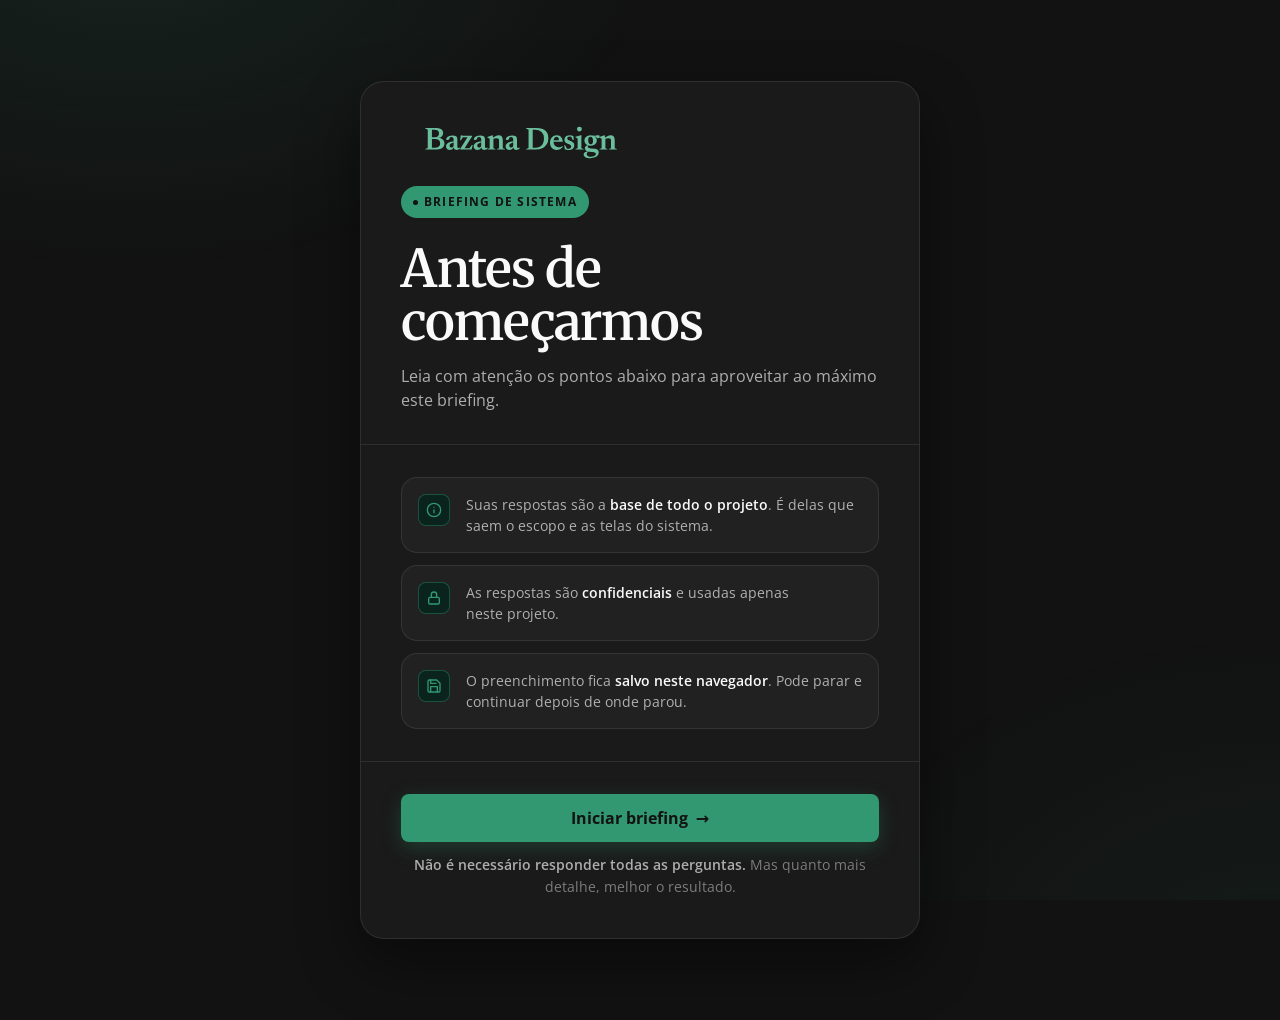
<file: briefing/sistemas/index.html>
<!doctype html>
<html lang="pt-BR">
<head>
<meta charset="UTF-8" />
<meta name="viewport" content="width=device-width, initial-scale=1.0, viewport-fit=cover" />
<title>Briefing de sistema · Bazana Design</title>
<meta name="description" content="Briefing de projeto de sistema." />
<meta name="robots" content="noindex" />
<link rel="preconnect" href="https://fonts.googleapis.com" />
<link rel="preconnect" href="https://fonts.gstatic.com" crossorigin />
<link href="https://fonts.googleapis.com/css2?family=Merriweather:wght@400;600&family=Open+Sans:wght@400;600&display=swap" rel="stylesheet" />
<style>
/* Layout: capa em card centralizado, depois uma seção por vez num card de leitura,
   com cabeçalho fixo (logo + etapas em pílulas). Identidade institucional Bazana: preto + verde. */
:root {
  --primary-50: #EFFAF4;
  --primary-400: #6BBE9C;
  --primary-500: #319871;
  --primary-950: #0A241D;
  --neutral-950: #121212;
  --neutral-900: #1A1A1A;
  --neutral-800: #272727;
  --neutral-50: #FAFAFA;
  --surface-1: rgba(250, 250, 250, 0.03);
  --surface-2: rgba(250, 250, 250, 0.06);
  --border-subtle: rgba(250, 250, 250, 0.09);
  --border-strong: rgba(250, 250, 250, 0.18);
  --text-muted: rgba(250, 250, 250, 0.66);
  --text-faint: rgba(250, 250, 250, 0.44);
  --ghost: rgba(250, 250, 250, 0.045);
  --accent-soft: rgba(49, 152, 113, 0.14);
  --danger: #F2A8A0; /* error/300 */
  --font-display: 'Merriweather', Georgia, 'Times New Roman', serif;
  --font-body: 'Open Sans', system-ui, -apple-system, 'Segoe UI', sans-serif;
  --s1: 4px; --s2: 8px; --s3: 12px; --s4: 16px; --s5: 24px; --s6: 32px; --s7: 40px; --s8: 56px; --s9: 64px;
  --r-sm: 8px; --r-md: 16px; --r-lg: 24px; --r-full: 9999px;
  --ease-out: cubic-bezier(.16, 1, .3, 1);
  color-scheme: dark;
}
* { box-sizing: border-box; }
html, body { margin: 0; }
body {
  background: var(--neutral-950);
  color: var(--neutral-50);
  font-family: var(--font-body);
  font-size: 14px;
  line-height: 22px;
  -webkit-font-smoothing: antialiased;
  min-height: 100vh;
  overflow-x: hidden;
}
.bg {
  position: fixed; inset: 0; z-index: 0; pointer-events: none;
  background:
    radial-gradient(ellipse 900px 600px at 10% -10%, rgba(49, 152, 113, 0.13), transparent 60%),
    radial-gradient(ellipse 800px 600px at 100% 110%, rgba(49, 152, 113, 0.08), transparent 60%);
}
.wrap { position: relative; z-index: 1; padding-inline: 16px; }

/* ---------- Cabeçalho fixo com etapas ---------- */
.topbar {
  position: fixed; top: 0; left: 0; right: 0; z-index: 10;
  padding-top: env(safe-area-inset-top, 0px);
  background: rgba(18, 18, 18, 0.82);
  backdrop-filter: blur(14px); -webkit-backdrop-filter: blur(14px);
  border-bottom: 1px solid var(--border-subtle);
  transform: translateY(-100%); transition: transform .4s var(--ease-out);
}
body.in-form .topbar { transform: none; }
.topbar-in { height: 60px; display: flex; align-items: center; justify-content: space-between; gap: var(--s4); padding-inline: clamp(16px, 3vw, 28px); }
.topbar .logo { height: 32px; }
.steps { display: flex; align-items: center; gap: var(--s1); list-style: none; margin: 0; padding: 0; }
.steps li { display: flex; align-items: center; gap: var(--s1); }
.steps li + li::before { content: ''; width: 10px; height: 1px; background: var(--border-strong); }
.step-pill {
  font-family: var(--font-body); font-size: 12px; font-weight: 700; letter-spacing: .04em;
  font-variant-numeric: tabular-nums;
  padding: 6px 13px; border-radius: var(--r-full); border: none;
  background: var(--surface-2); color: var(--text-faint);
  cursor: default; transition: all .3s var(--ease-out);
}
.step-pill.is-done { background: var(--primary-500); color: var(--neutral-950); cursor: pointer; }
.step-pill.is-active { background: var(--neutral-50); color: var(--neutral-950); transform: scale(1.06); box-shadow: 0 3px 12px rgba(0, 0, 0, .4); }
.step-pill:focus-visible { outline: 2px solid var(--primary-500); outline-offset: 2px; }
.seg { display: none; gap: 4px; padding: 0 clamp(16px, 3vw, 28px) 10px; }
.seg span { flex: 1; height: 3px; border-radius: var(--r-full); background: var(--surface-2); transition: background .3s ease; }
.seg span.is-done { background: var(--primary-500); }
.seg span.is-active { background: var(--neutral-50); }

/* ---------- Card base (capa, seções, final) ---------- */
.card {
  position: relative; margin: 0 auto;
  background: var(--neutral-900);
  border: 1px solid var(--border-subtle);
  border-radius: var(--r-lg);
  box-shadow: 0 24px 60px rgba(0, 0, 0, .45);
  overflow: hidden;
  animation: enter .55s var(--ease-out) both;
}
@keyframes enter { from { opacity: .001; transform: translateY(14px) scale(.99); } to { opacity: 1; transform: none; } }
.view { display: none; }
.view.is-active { display: block; }
.divider { height: 1px; background: var(--border-subtle); }

.badge {
  display: inline-flex; align-items: center; gap: 6px;
  font-size: 12px; font-weight: 700; letter-spacing: .1em; text-transform: uppercase;
  padding: 5px 12px; border-radius: var(--r-full);
  background: var(--primary-500); color: var(--neutral-950);
}
.badge::before { content: ''; width: 5px; height: 5px; border-radius: 50%; background: currentColor; }

/* Capa */
.cover { padding-block: clamp(40px, 9vh, 88px); }
.cover .card { max-width: 560px; }
.cover-hd { padding: var(--s7) var(--s7) var(--s6); display: grid; gap: var(--s5); justify-items: start; }
.cover-hd .logo { height: 40px; }
.cover h1 {
  font-family: var(--font-display); font-weight: 600;
  font-size: 52px; line-height: 1.02; letter-spacing: -0.02em;
  margin: 0; text-wrap: balance;
}
.cover-sub { margin: -8px 0 0; color: var(--text-muted); font-size: 16px; line-height: 24px; }
.info { padding: var(--s6) var(--s7); display: grid; gap: var(--s3); list-style: none; margin: 0; }
.info li {
  display: grid; grid-template-columns: 32px minmax(0, 1fr); gap: var(--s4); align-items: start;
  padding: var(--s4); border: 1px solid var(--border-subtle); border-radius: var(--r-md);
  background: var(--surface-1); color: var(--text-muted); font-size: 14px; line-height: 21px;
}
.info b { color: var(--neutral-50); font-weight: 600; }
.icon-box { width: 32px; height: 32px; border-radius: var(--r-sm); background: var(--primary-950); border: 1px solid rgba(49, 152, 113, .4); color: var(--primary-500); display: grid; place-items: center; }
.cover-ft { padding: var(--s6) var(--s7) var(--s7); display: grid; gap: var(--s3); text-align: center; }
.gate { margin: 0; padding: var(--s4); border: 1px solid var(--border-strong); border-radius: var(--r-sm); background: var(--surface-2); color: var(--neutral-50); font-size: 14px; line-height: 22px; }
.cover-note { font-size: 14px; color: var(--text-faint); margin: 0; }
.cover-note b { color: var(--text-muted); font-weight: 600; }
.resume { font-size: 14px; color: var(--text-muted); margin: 0; }
.resume button { background: none; border: none; padding: 0; font: inherit; color: var(--primary-400); cursor: pointer; text-decoration: underline; text-underline-offset: 3px; }

/* ---------- Botões ---------- */
.btn {
  appearance: none; border: none; cursor: pointer;
  font-family: var(--font-body); font-weight: 700; font-size: 16px; line-height: 20px;
  padding: 14px 24px; border-radius: var(--r-sm);
  display: inline-flex; align-items: center; justify-content: center; gap: var(--s2);
  transition: background .2s ease, transform .15s ease, box-shadow .2s ease;
}
.btn-primary { background: var(--primary-500); color: var(--neutral-950); box-shadow: 0 6px 20px rgba(49, 152, 113, .28); }
.btn-primary:active { transform: scale(.98); }
.btn-primary:disabled { opacity: .45; cursor: wait; }
.btn-block { width: 100%; }
.btn-ghost { background: transparent; color: var(--text-muted); border: 1px solid var(--border-strong); }
.btn:focus-visible { outline: 2px solid var(--primary-500); outline-offset: 3px; }
.arrow { transition: transform .2s ease; }

/* ---------- Seções do formulário ---------- */
.form-view { padding-block: calc(env(safe-area-inset-top, 0px) + 92px) var(--s9); }
.section { display: none; }
.section.is-active { display: block; }
.section .card { max-width: 760px; }
.section-hd { position: relative; padding: var(--s7) var(--s7) var(--s6); border-bottom: 1px solid var(--border-subtle); }
.ghost-num {
  position: absolute; top: -18px; right: 18px;
  font-family: var(--font-display); font-weight: 600; font-size: 168px; line-height: 1;
  color: var(--ghost); letter-spacing: -0.04em; pointer-events: none; user-select: none;
  font-variant-numeric: tabular-nums;
}
.eyebrow { position: relative; margin: 0; font-size: 12px; font-weight: 700; letter-spacing: .14em; text-transform: uppercase; color: var(--primary-500); }
.section-hd h2 { position: relative; font-family: var(--font-display); font-weight: 600; font-size: 40px; line-height: 46px; letter-spacing: -0.015em; margin: var(--s2) 0 var(--s2); }
.section-hd h2:focus { outline: none; }
.section-desc { position: relative; margin: 0; color: var(--text-muted); max-width: 52ch; }
.section-body { padding: var(--s7); display: grid; gap: var(--s7); }
.section-ft { display: flex; align-items: center; justify-content: space-between; gap: var(--s3); flex-wrap: wrap; padding: var(--s5) var(--s7); border-top: 1px solid var(--border-subtle); background: rgba(0, 0, 0, .18); }
.section-ft .spacer { flex: 1; }
.form-alert { width: 100%; margin: 0; font-size: 14px; color: var(--danger); }

/* Campos */
.field { display: grid; gap: var(--s2); border: 0; padding: 0; margin: 0; min-width: 0; }
.field[hidden] { display: none; }
.q { margin: 0; font-weight: 600; font-size: 14px; line-height: 20px; display: flex; flex-wrap: wrap; align-items: center; gap: var(--s2); padding: 0; }
.req { font-size: 10px; font-weight: 700; letter-spacing: .1em; text-transform: uppercase; padding: 2px 7px; border-radius: var(--r-full); background: var(--accent-soft); color: var(--primary-400); }
.hint { margin: -2px 0 var(--s1); font-size: 12px; line-height: 18px; color: var(--text-faint); max-width: 62ch; }
.input, .textarea {
  width: 100%; font-family: var(--font-body); font-size: 16px; line-height: 22px; color: var(--neutral-50);
  background: var(--surface-1); border: 1px solid var(--border-subtle); border-radius: var(--r-sm);
  padding: 11px 14px; outline: none; transition: border-color .2s ease, box-shadow .2s ease, background .2s ease;
}
.textarea { min-height: 104px; resize: vertical; }
.input::placeholder, .textarea::placeholder { color: var(--text-faint); }
.input:focus, .textarea:focus { border-color: var(--primary-500); background: var(--surface-2); box-shadow: 0 0 0 3px rgba(49, 152, 113, .18); }

.options { display: grid; gap: var(--s2); }
.options.is-row { grid-template-columns: repeat(var(--cols), minmax(0, 1fr)); }
.opt { position: relative; }
.opt input { position: absolute; opacity: 0; pointer-events: none; }
.opt label {
  display: grid; grid-template-columns: 18px minmax(0, 1fr); gap: var(--s3); align-items: center; height: 100%;
  padding: 11px 14px; border: 1px solid var(--border-subtle); border-radius: var(--r-sm);
  background: var(--surface-1); cursor: pointer; font-size: 14px; line-height: 20px; font-weight: 500;
  transition: border-color .2s ease, background .2s ease;
}
.opt .dot { width: 18px; height: 18px; border-radius: 50%; border: 1.5px solid var(--border-strong); position: relative; transition: border-color .2s ease; }
.opt input:checked + label { border-color: var(--primary-500); background: var(--accent-soft); }
.opt input:checked + label .dot { border-color: var(--primary-500); }
.opt input:checked + label .dot::after { content: ''; position: absolute; inset: 3px; border-radius: 50%; background: var(--primary-500); }
.opt input:focus-visible + label { outline: 2px solid var(--primary-500); outline-offset: 2px; }

.chips { display: flex; flex-wrap: wrap; gap: var(--s2); }
.chip { position: relative; }
.chip input { position: absolute; opacity: 0; pointer-events: none; }
.chip label {
  display: inline-flex; align-items: center; gap: 6px;
  padding: 7px 14px; border-radius: var(--r-full);
  border: 1px solid var(--border-subtle); background: var(--surface-1);
  font-size: 14px; line-height: 18px; font-weight: 500; color: var(--text-muted); cursor: pointer;
  transition: all .2s ease;
}
.chip input:checked + label { background: var(--primary-500); border-color: var(--primary-500); color: var(--neutral-950); font-weight: 600; }
.chip input:focus-visible + label { outline: 2px solid var(--primary-500); outline-offset: 2px; }
.chip input:disabled + label { opacity: .35; cursor: not-allowed; }

.consent { display: grid; grid-template-columns: 20px minmax(0, 1fr); gap: var(--s3); align-items: start; padding: var(--s4); border: 1px solid var(--border-subtle); border-radius: var(--r-sm); background: var(--surface-1); font-size: 14px; color: var(--text-muted); cursor: pointer; }
.consent input { width: 18px; height: 18px; margin: 2px 0 0; accent-color: var(--primary-500); }

.notice { display: grid; grid-template-columns: 32px minmax(0, 1fr); gap: var(--s4); align-items: start; padding: var(--s4); border: 1px solid rgba(49, 152, 113, .35); border-radius: var(--r-md); background: var(--accent-soft); font-size: 14px; line-height: 21px; color: var(--text-muted); }
.notice p { margin: 0; }
.notice strong { color: var(--neutral-50); }

.err { margin: 0; font-size: 12px; line-height: 17px; color: var(--danger); display: none; }
.field.has-error .err { display: block; }
.field.has-error .input, .field.has-error .textarea, .field.has-error .opt label, .field.has-error .chip label, .field.has-error .consent { border-color: rgba(232, 139, 122, .6); }

.shake { animation: shake .3s ease; }
@keyframes shake { 0%, 100% { transform: none; } 25%, 75% { transform: translateX(-5px); } 50% { transform: translateX(5px); } }

/* ---------- Final ---------- */
.final { padding-block: clamp(40px, 9vh, 88px); }
.final .card { max-width: 640px; }
.final-hd { padding: var(--s7); display: grid; gap: var(--s4); justify-items: start; }
.check { width: 52px; height: 52px; border-radius: 50%; display: grid; place-items: center; background: var(--primary-500); color: var(--neutral-950); box-shadow: 0 8px 24px rgba(49, 152, 113, .35); }
.final h2 { font-family: var(--font-display); font-weight: 600; font-size: 44px; line-height: 1.05; letter-spacing: -0.02em; margin: 0; }
.final-hd p { margin: 0; color: var(--text-muted); max-width: 48ch; }
.summary-hd { display: flex; align-items: center; justify-content: space-between; gap: var(--s3); flex-wrap: wrap; padding: var(--s4) var(--s7); background: rgba(0, 0, 0, .18); border-top: 1px solid var(--border-subtle); border-bottom: 1px solid var(--border-subtle); }
.summary-hd .eyebrow { color: var(--text-muted); }
.summary-actions { display: flex; gap: var(--s2); }
.summary-actions .btn { padding: 8px 14px; font-size: 12px; }
.summary-body { padding: var(--s6) var(--s7); max-height: 440px; overflow: auto; display: grid; gap: var(--s6); }
.summary-body h3 { font-family: var(--font-display); font-weight: 600; font-size: 20px; line-height: 26px; margin: 0 0 var(--s3); }
.summary-body dl { margin: 0; display: grid; gap: var(--s3); }
.summary-body dt { font-size: 12px; color: var(--text-faint); }
.summary-body dd { margin: 2px 0 0; font-size: 14px; white-space: pre-wrap; overflow-wrap: anywhere; }
.demo { margin: 0; padding: var(--s4) var(--s7); font-size: 12px; color: var(--text-faint); border-top: 1px solid var(--border-subtle); }

/* Texto */
[hidden] { display: none !important; }
h1, h2, h3, .q { text-wrap: balance; }
p, li, dd, .hint, label { text-wrap: pretty; }

@media (hover: hover) {
  .step-pill.is-done:hover { background: var(--primary-400); }
  .btn-primary:hover { background: var(--primary-400); }
  .btn-ghost:hover { color: var(--neutral-50); border-color: var(--neutral-50); }
  .btn:hover .arrow { transform: translateX(3px); }
  .input:hover, .textarea:hover { border-color: var(--border-strong); }
  .opt label:hover { border-color: var(--border-strong); background: var(--surface-2); }
  .chip label:hover { border-color: var(--border-strong); color: var(--neutral-50); }
}

@media (max-width: 720px) {
  .steps { display: none; }
  .seg { display: flex; }
  .form-view { padding-top: calc(env(safe-area-inset-top, 0px) + 88px); }
  .cover-hd, .info, .cover-ft, .section-hd, .section-body, .final-hd { padding-inline: var(--s5); }
  .section-ft, .summary-hd, .summary-body, .demo { padding-inline: var(--s5); }
  .section-hd h2 { font-size: 32px; line-height: 38px; }
  .ghost-num { font-size: 120px; top: -8px; right: 8px; }
  .options.is-row { grid-template-columns: minmax(0, 1fr); }
  .section-ft .btn-primary { flex: 1; }
  .final h2 { font-size: 36px; }
  .cover h1 { font-size: 40px; }
}
@media (prefers-reduced-motion: reduce) {
  *, *::before, *::after { animation: none !important; transition: none !important; }
}
</style>
<link rel="icon" href="/favicon.ico" sizes="any">
<link rel="icon" href="/favicon-32x32.png" type="image/png" sizes="32x32">
<link rel="apple-touch-icon" href="/apple-touch-icon.png">
</head>
<body>
<div class="bg"></div>

<!-- Cabeçalho fixo (aparece durante o formulário) -->
<header class="topbar" aria-label="Progresso do briefing">
  <div class="topbar-in">
    <svg class="logo" role="img" aria-label="Bazana Design" viewBox="0 0 14839.08 2480.00" xmlns="http://www.w3.org/2000/svg"><g transform="translate(1436.04,1710.00) scale(1,-1)" fill="#6BBE9C"><path transform="translate(0.00,0.00)" d="M366 1227 374 1340H749Q901 1340 996.0 1298.5Q1091 1257 1135.0 1185.5Q1179 1114 1179 1024Q1179 900 1095.0 815.0Q1011 730 867 717L870 732Q1051 722 1155.5 629.0Q1260 536 1260 393Q1260 281 1207.5 191.5Q1155 102 1043.0 51.0Q931 0 752 0H375L365 113H684Q779 113 847.0 142.5Q915 172 952.0 234.0Q989 296 989 393Q989 470 957.5 529.0Q926 588 860.5 621.5Q795 655 692 655H364L366 767H681Q791 767 855.5 827.0Q920 887 920 1006Q920 1072 891.5 1121.5Q863 1171 805.0 1199.0Q747 1227 658 1227ZM74 0V42L223 98V1242L74 1298V1340H481V0Z"/><path transform="translate(1288.00,0.00)" d="M587 543 596 461Q502 439 442.0 415.5Q382 392 349.0 366.5Q316 341 304.0 313.0Q292 285 292 251Q292 186 324.0 154.5Q356 123 405 123Q442 123 472.5 142.5Q503 162 520.5 194.0Q538 226 538 264V637Q538 700 504.5 737.5Q471 775 396 775Q366 775 332.5 767.5Q299 760 269 746L309 807Q303 760 296.5 726.5Q290 693 282.0 671.5Q274 650 262 638Q246 620 219.0 609.5Q192 599 163 599Q124 599 102.0 615.0Q80 631 80 658Q80 696 115.5 735.5Q151 775 210.0 807.5Q269 840 342.5 860.0Q416 880 493 880Q598 880 658.5 848.0Q719 816 744.5 757.5Q770 699 770 620V180Q770 153 778.0 135.0Q786 117 801.0 108.0Q816 99 838 99Q859 99 882.5 106.5Q906 114 931 129V72Q882 27 827.5 2.0Q773 -23 725 -23Q664 -23 624.5 1.5Q585 26 566.0 70.5Q547 115 546 174L554 179Q537 115 500.5 69.0Q464 23 413.5 -0.5Q363 -24 304 -24Q199 -24 132.5 32.5Q66 89 66 201Q66 256 88.5 301.5Q111 347 168.0 387.5Q225 428 327.0 466.0Q429 504 587 543Z"/><path transform="translate(2170.00,0.00)" d="M59 0V32L557 822L663 775L139 761L260 833L113 579H57L105 885H136L218 860H807V828L306 36L204 85L690 100L612 34L785 289H842L770 0Z"/><path transform="translate(3000.00,0.00)" d="M587 543 596 461Q502 439 442.0 415.5Q382 392 349.0 366.5Q316 341 304.0 313.0Q292 285 292 251Q292 186 324.0 154.5Q356 123 405 123Q442 123 472.5 142.5Q503 162 520.5 194.0Q538 226 538 264V637Q538 700 504.5 737.5Q471 775 396 775Q366 775 332.5 767.5Q299 760 269 746L309 807Q303 760 296.5 726.5Q290 693 282.0 671.5Q274 650 262 638Q246 620 219.0 609.5Q192 599 163 599Q124 599 102.0 615.0Q80 631 80 658Q80 696 115.5 735.5Q151 775 210.0 807.5Q269 840 342.5 860.0Q416 880 493 880Q598 880 658.5 848.0Q719 816 744.5 757.5Q770 699 770 620V180Q770 153 778.0 135.0Q786 117 801.0 108.0Q816 99 838 99Q859 99 882.5 106.5Q906 114 931 129V72Q882 27 827.5 2.0Q773 -23 725 -23Q664 -23 624.5 1.5Q585 26 566.0 70.5Q547 115 546 174L554 179Q537 115 500.5 69.0Q464 23 413.5 -0.5Q363 -24 304 -24Q199 -24 132.5 32.5Q66 89 66 201Q66 256 88.5 301.5Q111 347 168.0 387.5Q225 428 327.0 466.0Q429 504 587 543Z"/><path transform="translate(3882.00,0.00)" d="M412 689V86L536 39V0H48V39L180 90V657Q160 683 129.0 702.0Q98 721 43 741V773L339 885H368ZM638 39 761 86V558Q761 606 743.0 639.0Q725 672 688.0 688.5Q651 705 596 705Q530 705 474.0 683.5Q418 662 390 630L349 668Q409 733 459.5 775.5Q510 818 555.0 841.5Q600 865 645.5 875.0Q691 885 741 885Q869 885 931.0 805.0Q993 725 993 557V90L1127 39V0H638Z"/><path transform="translate(4985.00,0.00)" d="M587 543 596 461Q502 439 442.0 415.5Q382 392 349.0 366.5Q316 341 304.0 313.0Q292 285 292 251Q292 186 324.0 154.5Q356 123 405 123Q442 123 472.5 142.5Q503 162 520.5 194.0Q538 226 538 264V637Q538 700 504.5 737.5Q471 775 396 775Q366 775 332.5 767.5Q299 760 269 746L309 807Q303 760 296.5 726.5Q290 693 282.0 671.5Q274 650 262 638Q246 620 219.0 609.5Q192 599 163 599Q124 599 102.0 615.0Q80 631 80 658Q80 696 115.5 735.5Q151 775 210.0 807.5Q269 840 342.5 860.0Q416 880 493 880Q598 880 658.5 848.0Q719 816 744.5 757.5Q770 699 770 620V180Q770 153 778.0 135.0Q786 117 801.0 108.0Q816 99 838 99Q859 99 882.5 106.5Q906 114 931 129V72Q882 27 827.5 2.0Q773 -23 725 -23Q664 -23 624.5 1.5Q585 26 566.0 70.5Q547 115 546 174L554 179Q537 115 500.5 69.0Q464 23 413.5 -0.5Q363 -24 304 -24Q199 -24 132.5 32.5Q66 89 66 201Q66 256 88.5 301.5Q111 347 168.0 387.5Q225 428 327.0 466.0Q429 504 587 543Z"/><path transform="translate(6250.00,0.00)" d="M1180 688Q1180 965 1031.0 1096.0Q882 1227 623 1227H350L334 1340H671Q933 1340 1106.5 1271.0Q1280 1202 1366.0 1062.0Q1452 922 1452 710Q1452 485 1350.0 326.5Q1248 168 1071.5 84.0Q895 0 673 0H334L350 113H642Q803 113 924.0 171.5Q1045 230 1112.5 357.0Q1180 484 1180 688ZM74 0V42L223 98V1242L74 1298V1340H481V0Z"/><path transform="translate(7739.00,0.00)" d="M491 885Q600 885 677.5 838.5Q755 792 799.5 703.5Q844 615 855 491H230L231 569L737 596L627 546Q622 625 604.0 680.5Q586 736 553.5 765.5Q521 795 470 795Q417 795 375.0 764.0Q333 733 309.0 664.5Q285 596 285 485Q285 377 325.0 300.5Q365 224 437.0 183.5Q509 143 606 143Q646 143 683.0 151.5Q720 160 756.0 178.0Q792 196 828 223L859 182Q806 119 748.5 72.5Q691 26 626.5 1.0Q562 -24 487 -24Q361 -24 265.5 34.0Q170 92 117.0 191.5Q64 291 64 417Q64 545 114.0 651.0Q164 757 259.5 821.0Q355 885 491 885Z"/><path transform="translate(8614.00,0.00)" d="M407 885Q478 885 530.5 873.0Q583 861 645 833L656 596H598L486 836L562 753Q525 779 489.0 792.0Q453 805 415 805Q342 805 301.5 776.0Q261 747 261 696Q261 656 282.0 629.0Q303 602 347.5 579.5Q392 557 461 533Q513 514 555.0 490.0Q597 466 627.5 433.0Q658 400 675.0 357.0Q692 314 692 257Q692 164 645.0 101.5Q598 39 518.5 7.5Q439 -24 338 -24Q271 -24 213.5 -13.5Q156 -3 104 19L70 267H126L268 12L135 92Q172 77 201.0 69.0Q230 61 256.0 58.0Q282 55 307 55Q396 55 449.0 88.0Q502 121 502 189Q502 223 487.0 246.5Q472 270 443.5 288.5Q415 307 375.0 324.0Q335 341 285 359Q220 384 175.0 419.5Q130 455 107.5 505.5Q85 556 85 623Q85 707 129.0 765.5Q173 824 246.5 854.5Q320 885 407 885Z"/><path transform="translate(9334.00,0.00)" d="M291 1127Q225 1127 184.0 1169.5Q143 1212 143 1276Q143 1339 184.0 1381.0Q225 1423 291 1423Q358 1423 399.0 1381.0Q440 1339 440 1276Q440 1212 399.0 1169.5Q358 1127 291 1127ZM423 885 413 693V90L547 39V0H49V39L181 90V672Q168 689 146.5 705.0Q125 721 99.0 735.0Q73 749 45 760V796L387 885Z"/><path transform="translate(9869.00,0.00)" d="M445 -530Q340 -530 260.0 -514.5Q180 -499 127.0 -469.5Q74 -440 47.0 -399.0Q20 -358 20 -307Q20 -269 38.0 -235.5Q56 -202 100.0 -173.0Q144 -144 218.5 -119.5Q293 -95 405 -73H481V-95Q372 -112 313.5 -139.0Q255 -166 233.0 -201.5Q211 -237 211 -280Q211 -330 240.5 -366.5Q270 -403 330.5 -423.0Q391 -443 483 -443Q573 -443 639.5 -419.5Q706 -396 742.0 -356.5Q778 -317 778 -271Q778 -237 761.0 -213.5Q744 -190 704.0 -173.5Q664 -157 595.5 -146.0Q527 -135 424 -127Q321 -119 255.5 -99.0Q190 -79 155.0 -50.0Q120 -21 107.0 15.5Q94 52 94 92Q96 171 162.0 222.5Q228 274 348 294L382 264Q324 257 298.5 234.5Q273 212 273 177Q273 154 283.0 137.5Q293 121 322.0 108.5Q351 96 407.5 87.5Q464 79 555 73Q655 67 729.5 50.0Q804 33 854.0 2.5Q904 -28 929.5 -74.0Q955 -120 955 -184Q956 -279 895.5 -357.5Q835 -436 720.5 -483.0Q606 -530 445 -530ZM451 244Q336 244 249.5 285.5Q163 327 115.5 399.5Q68 472 68 563Q68 660 117.5 732.5Q167 805 254.5 845.0Q342 885 452 885Q544 885 615.0 858.0Q686 831 735.0 784.5Q784 738 809.5 681.5Q835 625 835 565Q835 470 785.5 397.0Q736 324 649.5 284.0Q563 244 451 244ZM459 326Q526 326 563.5 380.0Q601 434 601 544Q601 675 557.5 738.5Q514 802 444 802Q378 802 340.0 749.0Q302 696 302 584Q302 455 345.5 390.5Q389 326 459 326ZM581 810 558 871Q636 860 693.5 861.5Q751 863 795.0 870.0Q839 877 874.5 884.0Q910 891 942 891Q976 891 995.0 871.0Q1014 851 1014 809Q1014 757 985.5 730.0Q957 703 922 703Q889 703 861.0 723.0Q833 743 798.5 767.5Q764 792 712.5 807.0Q661 822 581 810Z"/><path transform="translate(10824.00,0.00)" d="M412 689V86L536 39V0H48V39L180 90V657Q160 683 129.0 702.0Q98 721 43 741V773L339 885H368ZM638 39 761 86V558Q761 606 743.0 639.0Q725 672 688.0 688.5Q651 705 596 705Q530 705 474.0 683.5Q418 662 390 630L349 668Q409 733 459.5 775.5Q510 818 555.0 841.5Q600 865 645.5 875.0Q691 885 741 885Q869 885 931.0 805.0Q993 725 993 557V90L1127 39V0H638Z"/></g></svg>
    <ol class="steps" id="steps"></ol>
  </div>
  <div class="seg" id="seg" aria-hidden="true"></div>
</header>

<div class="wrap">

  <!-- ============ CAPA ============ -->
  <section class="view cover is-active" id="viewIntro">
    <div class="card">
      <div class="cover-hd">
        <svg class="logo" role="img" aria-label="Bazana Design" viewBox="0 0 14839.08 2480.00" xmlns="http://www.w3.org/2000/svg"><g transform="translate(1436.04,1710.00) scale(1,-1)" fill="#6BBE9C"><path transform="translate(0.00,0.00)" d="M366 1227 374 1340H749Q901 1340 996.0 1298.5Q1091 1257 1135.0 1185.5Q1179 1114 1179 1024Q1179 900 1095.0 815.0Q1011 730 867 717L870 732Q1051 722 1155.5 629.0Q1260 536 1260 393Q1260 281 1207.5 191.5Q1155 102 1043.0 51.0Q931 0 752 0H375L365 113H684Q779 113 847.0 142.5Q915 172 952.0 234.0Q989 296 989 393Q989 470 957.5 529.0Q926 588 860.5 621.5Q795 655 692 655H364L366 767H681Q791 767 855.5 827.0Q920 887 920 1006Q920 1072 891.5 1121.5Q863 1171 805.0 1199.0Q747 1227 658 1227ZM74 0V42L223 98V1242L74 1298V1340H481V0Z"/><path transform="translate(1288.00,0.00)" d="M587 543 596 461Q502 439 442.0 415.5Q382 392 349.0 366.5Q316 341 304.0 313.0Q292 285 292 251Q292 186 324.0 154.5Q356 123 405 123Q442 123 472.5 142.5Q503 162 520.5 194.0Q538 226 538 264V637Q538 700 504.5 737.5Q471 775 396 775Q366 775 332.5 767.5Q299 760 269 746L309 807Q303 760 296.5 726.5Q290 693 282.0 671.5Q274 650 262 638Q246 620 219.0 609.5Q192 599 163 599Q124 599 102.0 615.0Q80 631 80 658Q80 696 115.5 735.5Q151 775 210.0 807.5Q269 840 342.5 860.0Q416 880 493 880Q598 880 658.5 848.0Q719 816 744.5 757.5Q770 699 770 620V180Q770 153 778.0 135.0Q786 117 801.0 108.0Q816 99 838 99Q859 99 882.5 106.5Q906 114 931 129V72Q882 27 827.5 2.0Q773 -23 725 -23Q664 -23 624.5 1.5Q585 26 566.0 70.5Q547 115 546 174L554 179Q537 115 500.5 69.0Q464 23 413.5 -0.5Q363 -24 304 -24Q199 -24 132.5 32.5Q66 89 66 201Q66 256 88.5 301.5Q111 347 168.0 387.5Q225 428 327.0 466.0Q429 504 587 543Z"/><path transform="translate(2170.00,0.00)" d="M59 0V32L557 822L663 775L139 761L260 833L113 579H57L105 885H136L218 860H807V828L306 36L204 85L690 100L612 34L785 289H842L770 0Z"/><path transform="translate(3000.00,0.00)" d="M587 543 596 461Q502 439 442.0 415.5Q382 392 349.0 366.5Q316 341 304.0 313.0Q292 285 292 251Q292 186 324.0 154.5Q356 123 405 123Q442 123 472.5 142.5Q503 162 520.5 194.0Q538 226 538 264V637Q538 700 504.5 737.5Q471 775 396 775Q366 775 332.5 767.5Q299 760 269 746L309 807Q303 760 296.5 726.5Q290 693 282.0 671.5Q274 650 262 638Q246 620 219.0 609.5Q192 599 163 599Q124 599 102.0 615.0Q80 631 80 658Q80 696 115.5 735.5Q151 775 210.0 807.5Q269 840 342.5 860.0Q416 880 493 880Q598 880 658.5 848.0Q719 816 744.5 757.5Q770 699 770 620V180Q770 153 778.0 135.0Q786 117 801.0 108.0Q816 99 838 99Q859 99 882.5 106.5Q906 114 931 129V72Q882 27 827.5 2.0Q773 -23 725 -23Q664 -23 624.5 1.5Q585 26 566.0 70.5Q547 115 546 174L554 179Q537 115 500.5 69.0Q464 23 413.5 -0.5Q363 -24 304 -24Q199 -24 132.5 32.5Q66 89 66 201Q66 256 88.5 301.5Q111 347 168.0 387.5Q225 428 327.0 466.0Q429 504 587 543Z"/><path transform="translate(3882.00,0.00)" d="M412 689V86L536 39V0H48V39L180 90V657Q160 683 129.0 702.0Q98 721 43 741V773L339 885H368ZM638 39 761 86V558Q761 606 743.0 639.0Q725 672 688.0 688.5Q651 705 596 705Q530 705 474.0 683.5Q418 662 390 630L349 668Q409 733 459.5 775.5Q510 818 555.0 841.5Q600 865 645.5 875.0Q691 885 741 885Q869 885 931.0 805.0Q993 725 993 557V90L1127 39V0H638Z"/><path transform="translate(4985.00,0.00)" d="M587 543 596 461Q502 439 442.0 415.5Q382 392 349.0 366.5Q316 341 304.0 313.0Q292 285 292 251Q292 186 324.0 154.5Q356 123 405 123Q442 123 472.5 142.5Q503 162 520.5 194.0Q538 226 538 264V637Q538 700 504.5 737.5Q471 775 396 775Q366 775 332.5 767.5Q299 760 269 746L309 807Q303 760 296.5 726.5Q290 693 282.0 671.5Q274 650 262 638Q246 620 219.0 609.5Q192 599 163 599Q124 599 102.0 615.0Q80 631 80 658Q80 696 115.5 735.5Q151 775 210.0 807.5Q269 840 342.5 860.0Q416 880 493 880Q598 880 658.5 848.0Q719 816 744.5 757.5Q770 699 770 620V180Q770 153 778.0 135.0Q786 117 801.0 108.0Q816 99 838 99Q859 99 882.5 106.5Q906 114 931 129V72Q882 27 827.5 2.0Q773 -23 725 -23Q664 -23 624.5 1.5Q585 26 566.0 70.5Q547 115 546 174L554 179Q537 115 500.5 69.0Q464 23 413.5 -0.5Q363 -24 304 -24Q199 -24 132.5 32.5Q66 89 66 201Q66 256 88.5 301.5Q111 347 168.0 387.5Q225 428 327.0 466.0Q429 504 587 543Z"/><path transform="translate(6250.00,0.00)" d="M1180 688Q1180 965 1031.0 1096.0Q882 1227 623 1227H350L334 1340H671Q933 1340 1106.5 1271.0Q1280 1202 1366.0 1062.0Q1452 922 1452 710Q1452 485 1350.0 326.5Q1248 168 1071.5 84.0Q895 0 673 0H334L350 113H642Q803 113 924.0 171.5Q1045 230 1112.5 357.0Q1180 484 1180 688ZM74 0V42L223 98V1242L74 1298V1340H481V0Z"/><path transform="translate(7739.00,0.00)" d="M491 885Q600 885 677.5 838.5Q755 792 799.5 703.5Q844 615 855 491H230L231 569L737 596L627 546Q622 625 604.0 680.5Q586 736 553.5 765.5Q521 795 470 795Q417 795 375.0 764.0Q333 733 309.0 664.5Q285 596 285 485Q285 377 325.0 300.5Q365 224 437.0 183.5Q509 143 606 143Q646 143 683.0 151.5Q720 160 756.0 178.0Q792 196 828 223L859 182Q806 119 748.5 72.5Q691 26 626.5 1.0Q562 -24 487 -24Q361 -24 265.5 34.0Q170 92 117.0 191.5Q64 291 64 417Q64 545 114.0 651.0Q164 757 259.5 821.0Q355 885 491 885Z"/><path transform="translate(8614.00,0.00)" d="M407 885Q478 885 530.5 873.0Q583 861 645 833L656 596H598L486 836L562 753Q525 779 489.0 792.0Q453 805 415 805Q342 805 301.5 776.0Q261 747 261 696Q261 656 282.0 629.0Q303 602 347.5 579.5Q392 557 461 533Q513 514 555.0 490.0Q597 466 627.5 433.0Q658 400 675.0 357.0Q692 314 692 257Q692 164 645.0 101.5Q598 39 518.5 7.5Q439 -24 338 -24Q271 -24 213.5 -13.5Q156 -3 104 19L70 267H126L268 12L135 92Q172 77 201.0 69.0Q230 61 256.0 58.0Q282 55 307 55Q396 55 449.0 88.0Q502 121 502 189Q502 223 487.0 246.5Q472 270 443.5 288.5Q415 307 375.0 324.0Q335 341 285 359Q220 384 175.0 419.5Q130 455 107.5 505.5Q85 556 85 623Q85 707 129.0 765.5Q173 824 246.5 854.5Q320 885 407 885Z"/><path transform="translate(9334.00,0.00)" d="M291 1127Q225 1127 184.0 1169.5Q143 1212 143 1276Q143 1339 184.0 1381.0Q225 1423 291 1423Q358 1423 399.0 1381.0Q440 1339 440 1276Q440 1212 399.0 1169.5Q358 1127 291 1127ZM423 885 413 693V90L547 39V0H49V39L181 90V672Q168 689 146.5 705.0Q125 721 99.0 735.0Q73 749 45 760V796L387 885Z"/><path transform="translate(9869.00,0.00)" d="M445 -530Q340 -530 260.0 -514.5Q180 -499 127.0 -469.5Q74 -440 47.0 -399.0Q20 -358 20 -307Q20 -269 38.0 -235.5Q56 -202 100.0 -173.0Q144 -144 218.5 -119.5Q293 -95 405 -73H481V-95Q372 -112 313.5 -139.0Q255 -166 233.0 -201.5Q211 -237 211 -280Q211 -330 240.5 -366.5Q270 -403 330.5 -423.0Q391 -443 483 -443Q573 -443 639.5 -419.5Q706 -396 742.0 -356.5Q778 -317 778 -271Q778 -237 761.0 -213.5Q744 -190 704.0 -173.5Q664 -157 595.5 -146.0Q527 -135 424 -127Q321 -119 255.5 -99.0Q190 -79 155.0 -50.0Q120 -21 107.0 15.5Q94 52 94 92Q96 171 162.0 222.5Q228 274 348 294L382 264Q324 257 298.5 234.5Q273 212 273 177Q273 154 283.0 137.5Q293 121 322.0 108.5Q351 96 407.5 87.5Q464 79 555 73Q655 67 729.5 50.0Q804 33 854.0 2.5Q904 -28 929.5 -74.0Q955 -120 955 -184Q956 -279 895.5 -357.5Q835 -436 720.5 -483.0Q606 -530 445 -530ZM451 244Q336 244 249.5 285.5Q163 327 115.5 399.5Q68 472 68 563Q68 660 117.5 732.5Q167 805 254.5 845.0Q342 885 452 885Q544 885 615.0 858.0Q686 831 735.0 784.5Q784 738 809.5 681.5Q835 625 835 565Q835 470 785.5 397.0Q736 324 649.5 284.0Q563 244 451 244ZM459 326Q526 326 563.5 380.0Q601 434 601 544Q601 675 557.5 738.5Q514 802 444 802Q378 802 340.0 749.0Q302 696 302 584Q302 455 345.5 390.5Q389 326 459 326ZM581 810 558 871Q636 860 693.5 861.5Q751 863 795.0 870.0Q839 877 874.5 884.0Q910 891 942 891Q976 891 995.0 871.0Q1014 851 1014 809Q1014 757 985.5 730.0Q957 703 922 703Q889 703 861.0 723.0Q833 743 798.5 767.5Q764 792 712.5 807.0Q661 822 581 810Z"/><path transform="translate(10824.00,0.00)" d="M412 689V86L536 39V0H48V39L180 90V657Q160 683 129.0 702.0Q98 721 43 741V773L339 885H368ZM638 39 761 86V558Q761 606 743.0 639.0Q725 672 688.0 688.5Q651 705 596 705Q530 705 474.0 683.5Q418 662 390 630L349 668Q409 733 459.5 775.5Q510 818 555.0 841.5Q600 865 645.5 875.0Q691 885 741 885Q869 885 931.0 805.0Q993 725 993 557V90L1127 39V0H638Z"/></g></svg>
        <span class="badge">Briefing de sistema</span>
        <h1>Antes de começarmos</h1>
        <p class="cover-sub">Leia com atenção os pontos abaixo para aproveitar ao máximo este briefing.</p>
      </div>
      <div class="divider"></div>
      <ul class="info">
        <li>
          <span class="icon-box"><svg width="16" height="16" viewBox="0 0 24 24" fill="none" stroke="currentColor" stroke-width="2" stroke-linecap="round" aria-hidden="true"><circle cx="12" cy="12" r="10"/><path d="M12 16v-4M12 8h.01"/></svg></span>
          <span>Suas respostas são a <b>base de todo o projeto</b>. É delas que saem <span id="saida"></span>.</span>
        </li>
        <li>
          <span class="icon-box"><svg width="16" height="16" viewBox="0 0 24 24" fill="none" stroke="currentColor" stroke-width="2" stroke-linecap="round" stroke-linejoin="round" aria-hidden="true"><rect x="4" y="11" width="16" height="10" rx="2"/><path d="M8 11V7a4 4 0 0 1 8 0v4"/></svg></span>
          <span>As respostas são <b>confidenciais</b> e usadas apenas neste projeto.</span>
        </li>
        <li>
          <span class="icon-box"><svg width="16" height="16" viewBox="0 0 24 24" fill="none" stroke="currentColor" stroke-width="2" stroke-linecap="round" stroke-linejoin="round" aria-hidden="true"><path d="M19 21H5a2 2 0 0 1-2-2V5a2 2 0 0 1 2-2h11l5 5v11a2 2 0 0 1-2 2z"/><path d="M17 21v-8H7v8M7 3v5h8"/></svg></span>
          <span>O preenchimento fica <b>salvo neste navegador</b>. Pode parar e continuar depois de onde parou.</span>
        </li>
      </ul>
      <div class="divider"></div>
      <div class="cover-ft">
        <p class="gate" id="gate" role="status" hidden></p>
        <button class="btn btn-primary btn-block" id="startBtn" type="button"><span id="startLabel">Iniciar briefing</span> <span class="arrow" aria-hidden="true">→</span></button>
        <p class="cover-note"><b>Não é necessário responder todas as perguntas.</b> Mas quanto mais detalhe, melhor o resultado.</p>
        <p class="resume" id="resumeNote" hidden>Você já começou este briefing. <button type="button" id="resetBtn">Recomeçar do zero</button></p>
      </div>
    </div>
  </section>

  <!-- ============ FORMULÁRIO ============ -->
  <form class="view form-view" id="viewForm" novalidate>
    <div id="sections"></div>
  </form>

  <!-- ============ FINAL ============ -->
  <section class="view final" id="viewFinal" aria-live="polite">
    <div class="card">
      <div class="final-hd">
        <span class="check"><svg width="24" height="24" viewBox="0 0 24 24" fill="none" stroke="currentColor" stroke-width="2.5" stroke-linecap="round" stroke-linejoin="round" aria-hidden="true"><path d="M20 6L9 17l-5-5"/></svg></span>
        <h2>Briefing recebido</h2>
        <p>Obrigado pelo tempo. Vou ler tudo com atenção e entro em contato pelo e-mail informado com as próximas etapas.</p>
      </div>
      <div class="summary-hd">
        <p class="eyebrow">Resumo das respostas</p>
        <div class="summary-actions">
          <button class="btn btn-ghost" type="button" id="copyBtn">Copiar</button>
          <button class="btn btn-ghost" type="button" id="downloadBtn">Baixar resumo</button>
        </div>
      </div>
      <div class="summary-body" id="summaryBody"></div>
      <p class="demo" id="demoFlag" hidden>Modo de pré-visualização: nada foi enviado. No domínio oficial as respostas vão para o CRM.</p>
    </div>
  </section>

</div>

<script>
/* ============================================================
   Bazana Design · Briefing de site (escritórios de advocacia)
   Perguntas definidas em SECTIONS. O HTML é gerado a partir daqui,
   então para mudar o briefing basta editar esta lista.
   ============================================================ */

// O envio passa pelo CRM, que confere se a proposta deste código foi aceita e paga.
const SERVICO = 'sistemas';
// Nicho: vem do CRM. Na pré-visualização dá para testar com ?nicho=geral
let NICHO = new URLSearchParams(location.search).get('nicho') === 'geral' ? 'geral' : 'advocacia';
const ENDPOINT = '/crm/api/briefing';
// Só envia de verdade nestes domínios. Em qualquer outro lugar roda como pré-visualização.
const LIVE_HOSTS = ['bazanadesign.com.br', 'www.bazanadesign.com.br'];
const IS_LIVE = LIVE_HOSTS.includes(location.hostname);
const TOKEN = (new URLSearchParams(location.search).get('p') || '').toLowerCase();
const TOKEN_OK = /^[0-9a-f]{64}$/.test(TOKEN);
const DRAFT_KEY = `bazana-briefing-${SERVICO}-${TOKEN_OK ? TOKEN.slice(0, 12) : 'previa'}`;

/* Perguntas dos briefings por serviço (validadas em 13/10/2026).
   NICHO 'advocacia' é o padrão: fala em escritório e mostra o aviso da OAB.
   NICHO 'geral' fala em empresa e não mostra o aviso. */
const SERVICOS = {
  'site': { nome: 'Site', badge: 'Briefing de site', saida: 'a estrutura, os textos e o visual do site' },
  'landing-page': { nome: 'Landing page', badge: 'Briefing de landing page', saida: 'a mensagem, a estrutura e o visual da página' },
  'identidade-visual': { nome: 'Identidade visual', badge: 'Briefing de identidade visual', saida: 'a direção visual da marca' },
  'logo': { nome: 'Logo', badge: 'Briefing de logo', saida: 'a direção do logo' },
  'sistemas': { nome: 'Sistemas', badge: 'Briefing de sistema', saida: 'o escopo e as telas do sistema' },
};

function montarSecoes(servico, nicho) {
  const adv = nicho !== 'geral';
  const t = adv
    ? { o: 'o escritório', do: 'do escritório', exNome: 'Ex: Villela & Bastos Advocacia', exEmail: 'voce@escritorio.com.br', exSite: 'escritorio.com.br' }
    : { o: 'a empresa', do: 'da empresa', exNome: 'Ex: Casa Verde Arquitetura', exEmail: 'voce@empresa.com.br', exSite: 'empresa.com.br' };

  const consentimento = { id: 'consentimento', type: 'consent', required: true, label: 'Autorizo a Bazana Design a usar estas informações apenas para desenvolver este projeto.' };
  const adicional = { id: 'adicional', type: 'textarea', q: 'Algo que não perguntei e você acha importante?' };
  const materiais = (hint) => ({ id: 'materiais', type: 'url', q: 'Link com materiais', hint, ph: 'https://drive.google.com/...' });
  const prazo = (q = 'Prazo ou data importante') => ({ id: 'prazo', type: 'text', q, ph: 'Ex: pronto até 15/11, por causa de um evento' });
  const cores = [
    { id: 'cores_obrigatorias', type: 'text', q: 'Cores que precisam aparecer', ph: 'Ex: o azul-marinho que já usamos' },
    { id: 'cores_proibidas', type: 'text', q: 'Cores proibidas', ph: 'Ex: vermelho, dourado' },
  ];

  const contato = (aprovacao) => ({
    id: 'contato', title: 'Contato',
    desc: 'Quem conduz o projeto do lado de vocês.',
    fields: [
      { id: 'nome', type: 'text', q: 'Seu nome', required: true, autocomplete: 'name', ph: 'Nome completo' },
      { id: 'email', type: 'email', q: 'E-mail', required: true, autocomplete: 'email', ph: t.exEmail, hint: 'Para onde envio o resumo e as próximas etapas.' },
      { id: 'whatsapp', type: 'tel', q: 'WhatsApp', autocomplete: 'tel', ph: '(11) 90000-0000' },
      { id: 'empresa', type: 'text', q: adv ? 'Nome do escritório' : 'Nome da empresa', required: true, autocomplete: 'organization', ph: t.exNome },
      aprovacao,
    ],
  });

  const aprovacaoContato = { id: 'aprovacao', type: 'textarea', q: 'Quem aprova o projeto e quem é o contato do dia a dia?', hint: 'Nome e papel de cada um. Se mais de uma pessoa precisa aprovar, cite todas. Isso evita surpresa na reta final.', ph: adv ? 'Ex: Dra. Ana Villela (sócia) aprova. O contato do dia a dia é a Júlia, do marketing.' : 'Ex: Marcos (sócio) aprova. O contato do dia a dia é a Júlia, do marketing.' };
  const decisores = { id: 'aprovacao', type: 'textarea', q: 'Quem decide?', hint: 'Todas as pessoas que precisam aprovar, com nome e papel. Marca costuma passar por mais gente do que parece.', ph: adv ? 'Ex: os três sócios aprovam juntos. Dra. Ana dá a palavra final.' : 'Ex: os dois sócios aprovam juntos.' };

  const nichoMarca = adv
    ? '<strong>A marca de um escritório segue o Provimento 205/2021 da OAB.</strong> Ela precisa ser discreta e sóbria, e não pode usar símbolos oficiais, como o brasão da República ou o da OAB. Isso não impede uma marca marcante: a gente encontra o caminho dentro da regra.'
    : '';

  const S = {
    'site': [
      contato(aprovacaoContato),
      {
        id: 'projeto', title: 'O projeto',
        desc: 'O ponto de partida e o que o site precisa fazer.',
        fields: [
          { id: 'ponto_partida', type: 'radio', q: 'Qual é o ponto de partida?', required: true, options: ['Site novo, ainda não temos', 'Refazer o site atual'] },
          { id: 'site_atual', type: 'url', q: 'Link do site atual', showIf: { field: 'ponto_partida', equals: 'Refazer o site atual' }, ph: t.exSite },
          { id: 'paginas', type: 'chips', q: 'Páginas que o site precisa ter', hint: 'Marque todas que fazem sentido. Se não souber, a gente define junto.', options: adv
            ? ['Início', 'O escritório', 'Áreas de atuação', 'Equipe', 'Artigos', 'Contato', 'Trabalhe conosco', 'Outra']
            : ['Início', 'Sobre', 'Serviços', 'Equipe', 'Portfólio ou cases', 'Depoimentos', 'Blog', 'Contato', 'Outra'] },
          { id: 'paginas_outra', type: 'text', q: 'Quais outras páginas?', showIf: { field: 'paginas', includes: 'Outra' } },
          { id: 'acao', type: 'chips', q: 'O que o visitante deve fazer no site?', options: ['Chamar no WhatsApp', 'Preencher um formulário', 'Agendar uma reunião', 'Ligar'] },
        ],
      },
      {
        id: 'conteudo', title: 'Conteúdo e referências',
        desc: 'O que já existe e o que orienta o visual.',
        notice: adv ? '<strong>Tudo no site segue o Provimento 205/2021 da OAB.</strong> Nada de promessa de resultado, valores de honorários ou linguagem de captação. Se algo que você quer destacar esbarrar nessas regras, a gente encontra outro jeito de mostrar.' : '',
        fields: [
          { id: 'textos', type: 'radio', q: 'Os textos do site', required: true, options: ['Já temos prontos', 'Temos uma parte, precisa completar', 'Precisamos que vocês escrevam'] },
          { id: 'fotos', type: 'radio', q: 'Fotos', options: ['Temos fotos profissionais recentes', 'Temos, mas estão desatualizadas', 'Vamos fazer uma sessão nova', 'Preferimos banco de imagens'] },
          materiais('Drive, Dropbox ou WeTransfer com logo, manual de marca, fotos e textos.'),
          { id: 'referencias', type: 'textarea', q: 'Três sites que você admira, e o que gosta em cada um', hint: adv ? 'Não precisam ser de advocacia.' : 'Não precisam ser do seu setor.', ph: '1. \n2. \n3. ' },
          { id: 'evitar', type: 'textarea', q: 'Como o site não pode parecer?', hint: 'Vale para visual e para texto. Ser específico evita retrabalho.', ph: adv ? 'Ex: nada de balança e martelo, nada com cara de escritório de massa.' : 'Ex: nada muito colorido, nada com cara de template.' },
        ],
      },
      {
        id: 'tecnico', title: 'Técnico e finalização',
        desc: 'Se não souber alguma resposta, pode deixar em branco.',
        fields: [
          { id: 'dominio', type: 'radio', q: 'Domínio e hospedagem', options: ['Já temos domínio e hospedagem', 'Temos só o domínio', 'Ainda não temos', 'Não sei'] },
          { id: 'dominio_url', type: 'text', q: 'Qual é o domínio?', showIf: { field: 'dominio', equals: ['Já temos domínio e hospedagem', 'Temos só o domínio'] }, ph: adv ? 'escritorio.adv.br' : t.exSite },
          { id: 'quem_cuida', type: 'text', q: 'Quem cuida disso hoje?', ph: 'Ex: TI terceirizada, alguém da equipe, a conta no Registro.br de um sócio' },
          { id: 'integracoes', type: 'chips', q: 'Ferramentas para integrar', options: ['Google Analytics', 'Meta Pixel', 'Google Ads', 'Agenda (Calendly, Cal.com)', 'CRM', 'WhatsApp', 'Outra', 'Nenhuma'] },
          { id: 'privacidade', type: 'radio', q: 'Política de privacidade e aviso de cookies (LGPD)', options: ['Já temos', 'Vamos redigir internamente', 'Precisamos de ajuda com isso'] },
          adicional,
          consentimento,
        ],
      },
    ],

    'landing-page': [
      contato(aprovacaoContato),
      {
        id: 'campanha', title: 'A campanha',
        desc: 'Uma página, uma oferta, uma ação.',
        notice: adv ? '<strong>Landing page de escritório segue o Provimento 205/2021 da OAB.</strong> A publicidade precisa ser informativa: sem preço de serviço, promessa de resultado ou chamada de captação. Por isso a página costuma oferecer um conteúdo, um evento ou um contato. Eu ajusto os textos para ficar dentro da regra.' : '',
        fields: [
          adv
            ? { id: 'oferta', type: 'textarea', q: 'O que a página apresenta?', required: true, hint: 'Uma área de atuação, um conteúdo (guia, e-book), um evento ou um serviço.', ph: 'Ex: guia gratuito sobre recuperação tributária para empresas do Simples.' }
            : { id: 'oferta', type: 'textarea', q: 'O que a página vende?', required: true, hint: 'A oferta, o preço ou a condição especial.', ph: 'Ex: avaliação gratuita na primeira consulta, até 30/11.' },
          { id: 'publico', type: 'textarea', q: 'Para quem é a campanha?', ph: 'Quem é, em que momento está e o que procura.' },
          { id: 'acao', type: 'radio', q: 'Qual é a ação?', required: true, options: adv ? ['Chamar no WhatsApp', 'Preencher um formulário', 'Agendar uma reunião', 'Baixar um material'] : ['Chamar no WhatsApp', 'Preencher um formulário', 'Comprar', 'Agendar'] },
          { id: 'trafego', type: 'chips', q: 'De onde vem o tráfego?', options: ['Google Ads', 'Meta (Instagram e Facebook)', 'LinkedIn', 'Orgânico', 'E-mail', 'Outro'] },
          { id: 'lancamento', type: 'text', q: 'Data de lançamento', ph: 'Ex: campanha começa em 01/12' },
        ],
      },
      {
        id: 'argumentos', title: 'Argumentos',
        desc: 'O que convence e o que trava quem chega na página.',
        fields: [
          { id: 'provas', type: 'chips', q: 'Provas disponíveis', options: adv
            ? ['Tempo de mercado', 'Publicações e credenciais', 'Nota no Google', 'Imprensa', 'Ainda não temos']
            : ['Depoimentos', 'Números', 'Cases', 'Nota no Google', 'Selos e certificações', 'Ainda não temos'] },
          { id: 'objecoes', type: 'textarea', q: 'Objeções que o público costuma ter', hint: 'As dúvidas e receios que aparecem antes de alguém fechar.', ph: adv ? 'Ex: medo de custo alto, achar que o caso não compensa.' : 'Ex: achar caro, não confiar em comprar online.' },
        ],
      },
      {
        id: 'materiais', title: 'Materiais e técnico',
        desc: 'Se não souber alguma resposta, pode deixar em branco.',
        fields: [
          { id: 'textos_imagens', type: 'radio', q: 'Textos e imagens', options: ['Temos prontos', 'Temos uma parte', 'Precisamos criar'] },
          materiais('Drive, Dropbox ou WeTransfer com logo, fotos, textos e o que mais tiver da campanha.'),
          { id: 'referencias', type: 'textarea', q: 'Duas ou três landing pages de referência', ph: '1. \n2. \n3. ' },
          { id: 'dominio_tags', type: 'textarea', q: 'Domínio ou subdomínio, e tags que precisam ser instaladas', hint: 'Google Ads, Meta Pixel, Analytics, Tag Manager.', ph: 'Ex: lp.escritorio.com.br, com Pixel e Google Ads' },
          adicional,
          consentimento,
        ],
      },
    ],

    'identidade-visual': [
      contato(decisores),
      {
        id: 'marca', title: 'A marca',
        desc: 'O nome, o ponto de partida e como ela deve ser percebida.',
        fields: [
          { id: 'nome_marca', type: 'text', q: 'Nome da marca, exatamente como deve aparecer', required: true, ph: t.exNome },
          { id: 'slogan', type: 'text', q: 'Slogan, se houver' },
          { id: 'ponto_partida', type: 'radio', q: 'Marca nova ou revisão?', required: true, options: ['Marca nova', 'Revisão da marca atual'] },
          { id: 'manter', type: 'textarea', q: 'O que precisa ser mantido da marca atual?', showIf: { field: 'ponto_partida', equals: 'Revisão da marca atual' }, ph: 'Ex: a cor verde e o símbolo, o resto pode mudar.' },
          { id: 'o_que_faz', type: 'textarea', q: `O que ${t.o} faz e para quem, em uma frase`, ph: adv ? 'Ex: advocacia tributária para indústrias do interior de SP.' : 'Ex: projetos de interiores para clínicas e consultórios.' },
          { id: 'tres_palavras', type: 'text', q: 'Três palavras de como a marca deve ser percebida', ph: 'Ex: sólida, próxima, moderna' },
        ],
      },
      {
        id: 'referencias', title: 'Referências',
        desc: 'O que inspira, o que evitar e com quem a marca disputa atenção.',
        notice: nichoMarca,
        fields: [
          { id: 'evitar', type: 'textarea', q: 'Como a marca não pode parecer?', ph: adv ? 'Ex: nada de balança, martelo ou coluna grega.' : 'Ex: nada infantil, nada genérico de banco de imagens.' },
          { id: 'concorrentes', type: 'textarea', q: 'Dois ou três concorrentes', ph: 'Nome ou site.' },
          { id: 'admira', type: 'textarea', q: 'Marcas que você admira, de qualquer setor', hint: 'Diga o que chama sua atenção em cada uma.' },
          ...cores,
        ],
      },
      {
        id: 'uso', title: 'Uso e prazo',
        desc: 'Onde a marca vai aparecer primeiro e o que já existe.',
        fields: [
          { id: 'onde', type: 'chips', q: 'Onde a marca aparece primeiro', options: ['Site', 'Instagram e redes', 'Papelaria (cartão, papel timbrado)', 'Fachada e sinalização', 'Apresentações e propostas', 'Uniforme ou brindes', 'Outro'] },
          materiais('Drive, Dropbox ou WeTransfer com o logo atual, manual, fotos e o que já existe.'),
          prazo(),
          adicional,
          consentimento,
        ],
      },
    ],

    'logo': [
      contato(decisores),
      {
        id: 'nome', title: 'O nome',
        desc: 'Grafia, ponto de partida e o que a marca precisa transmitir.',
        fields: [
          { id: 'nome_exato', type: 'text', q: 'Nome exato do logo', required: true, hint: 'Do jeito que deve aparecer: grafia, maiúsculas e sigla, se usar.', ph: t.exNome },
          { id: 'slogan', type: 'text', q: 'Slogan, se for junto' },
          { id: 'ponto_partida', type: 'radio', q: 'Logo novo ou redesenho?', required: true, options: ['Logo novo', 'Redesenho do logo atual'] },
          { id: 'arquivo_atual', type: 'url', q: 'Link do logo atual', showIf: { field: 'ponto_partida', equals: 'Redesenho do logo atual' }, ph: 'https://drive.google.com/...' },
          { id: 'o_que_faz', type: 'textarea', q: `O que ${t.o} faz e para quem`, ph: adv ? 'Ex: advocacia de família em Campinas.' : 'Ex: padaria artesanal de bairro.' },
          { id: 'tres_palavras', type: 'text', q: 'Três palavras de como deve ser percebido', ph: 'Ex: confiável, leve, atual' },
        ],
      },
      {
        id: 'direcao', title: 'Direção',
        desc: 'O formato do logo e onde ele precisa funcionar.',
        notice: nichoMarca,
        fields: [
          { id: 'evitar', type: 'textarea', q: 'O que evitar', hint: 'Principalmente os símbolos batidos do setor.', ph: adv ? 'Ex: balança, martelo, coluna grega, livro.' : 'Ex: o pão com trigo que todo mundo usa.' },
          { id: 'formato', type: 'radio', q: 'Preferência de formato', options: ['Só o nome', 'Símbolo com o nome', 'Tanto faz, quero ver opções'] },
          { id: 'admira', type: 'textarea', q: 'Logos que você admira', hint: 'De qualquer setor. Diga o que gosta em cada um.' },
          ...cores,
          { id: 'usos', type: 'chips', q: 'Onde mais vai ser usado', options: ['Tamanho pequeno (ícone, avatar)', 'Bordado', 'Fachada', 'Impressos', 'Vídeo e redes', 'Outro'] },
          adicional,
          consentimento,
        ],
      },
    ],

    'sistemas': [
      contato({ id: 'aprovacao', type: 'textarea', q: 'Quem aprova o projeto e quem vai usar no dia a dia?', ph: adv ? 'Ex: Dr. Pedro aprova. Quem usa é a equipe do contencioso, 6 pessoas.' : 'Ex: Marcos aprova. Quem usa é o time comercial, 6 pessoas.' }),
      {
        id: 'problema', title: 'O problema',
        desc: 'O que o sistema resolve e o que as pessoas precisam conseguir fazer.',
        fields: [
          { id: 'problema', type: 'textarea', q: 'Que problema o sistema resolve?', required: true, ph: 'Ex: perdemos prazo porque cada um controla numa planilha diferente.' },
          { id: 'como_hoje', type: 'chips', q: 'Como isso é feito hoje', options: ['Planilha', 'Papel', 'Outro sistema', 'WhatsApp e e-mail', 'Outro'] },
          { id: 'usuarios', type: 'textarea', q: 'Quem usa e quantas pessoas', hint: 'Administrador, equipe, cliente final.', ph: 'Ex: 2 administradores, 10 pessoas da equipe, uns 200 clientes consultando.' },
          { id: 'tarefas', type: 'textarea', q: 'As três a cinco tarefas que o usuário precisa conseguir fazer', required: true, ph: '1. \n2. \n3. ' },
        ],
      },
      {
        id: 'dados', title: 'Dados e integrações',
        desc: 'O que o sistema guarda, com o que conversa e onde vai ser usado.',
        notice: adv ? '<strong>Dados de clientes de escritório têm sigilo profissional, além da LGPD.</strong> Por isso a gente define junto, antes de construir, quem acessa e quem altera cada informação.' : '<strong>Se o sistema guarda dados pessoais, ele precisa seguir a LGPD.</strong> A gente define junto, antes de construir, quem acessa e quem altera cada informação.',
        fields: [
          { id: 'integracoes', type: 'chips', q: 'Ferramentas para integrar', options: ['Planilha (Google ou Excel)', 'ERP', 'Pagamento', 'WhatsApp', 'E-mail', 'Agenda', 'Outra', 'Nenhuma'] },
          { id: 'dados', type: 'textarea', q: 'Que dados o sistema guarda?', ph: 'Ex: cadastro de clientes, processos, documentos, pagamentos.' },
          { id: 'dados_pessoais', type: 'radio', q: 'Tem dados pessoais ou sensíveis?', options: ['Sim, dados pessoais', 'Sim, incluindo dados sensíveis (saúde, financeiro, processos)', 'Não', 'Não sei'] },
          { id: 'dispositivo', type: 'radio', q: 'Onde vai ser usado', options: ['Computador', 'Celular', 'Os dois'] },
        ],
      },
      {
        id: 'escopo', title: 'Escopo e prazo',
        desc: 'O que entra primeiro e quem cuida depois.',
        fields: [
          { id: 'referencia', type: 'textarea', q: 'Algum sistema de referência que você gosta?', hint: 'Pode ser de outro setor. Diga o que funciona bem nele.' },
          { id: 'primeira_versao', type: 'textarea', q: 'O que é obrigatório na primeira versão, e o que pode esperar?', ph: 'Obrigatório:\n\nPode esperar:' },
          prazo(),
          { id: 'manutencao', type: 'radio', q: 'Quem cuida depois da entrega?', options: ['Alguém da equipe', 'A Bazana, em plano de manutenção', 'Outra empresa', 'Ainda não definimos'] },
          adicional,
          consentimento,
        ],
      },
    ],
  };
  return S[servico];
}

let SECTIONS = [];

/* ---------- Estado ---------- */
let answers = {};
let current = 0;
let visited = 0;
const $ = (s, el = document) => el.querySelector(s);
const pad = (n) => String(n).padStart(2, '0');
const esc = (s) => String(s).replace(/[&<>"]/g, (c) => ({ '&': '&amp;', '<': '&lt;', '>': '&gt;', '"': '&quot;' }[c]));
const ARROW = '<span class="arrow" aria-hidden="true">→</span>';

function loadDraft() {
  try {
    const raw = localStorage.getItem(DRAFT_KEY);
    if (!raw) return false;
    const d = JSON.parse(raw);
    answers = d.answers || {};
    current = Math.min(d.current || 0, SECTIONS.length - 1);
    visited = Math.min(d.visited || 0, SECTIONS.length - 1);
    return Object.keys(answers).length > 0;
  } catch (e) { return false; }
}
let saveTimer;
function saveDraft() {
  clearTimeout(saveTimer);
  saveTimer = setTimeout(() => {
    try { localStorage.setItem(DRAFT_KEY, JSON.stringify({ answers, current, visited })); } catch (e) {}
  }, 300);
}
function clearDraft() { try { localStorage.removeItem(DRAFT_KEY); } catch (e) {} }

/* ---------- Render ---------- */
function fieldHTML(f) {
  const req = f.required && f.type !== 'consent' ? '<span class="req">Obrigatório</span>' : '';
  const hint = f.hint ? `<p class="hint" id="${f.id}-hint">${esc(f.hint)}</p>` : '';
  const describedby = f.hint ? ` aria-describedby="${f.id}-hint"` : '';
  const ph = f.ph ? ` placeholder="${esc(f.ph)}"` : '';
  const isGroup = f.type === 'radio' || f.type === 'chips';
  let control = '';

  if (['text', 'email', 'tel', 'url'].includes(f.type)) {
    const type = f.type === 'url' ? 'text' : f.type; // url como text: aceita "escritorio.com.br" sem https
    control = `<input class="input" id="f-${f.id}" name="${f.id}" type="${type}"${ph}${describedby}${f.autocomplete ? ` autocomplete="${f.autocomplete}"` : ''}${f.inputmode ? ` inputmode="${f.inputmode}"` : ''}${f.type === 'url' ? ' inputmode="url"' : ''} />`;
  } else if (f.type === 'textarea') {
    control = `<textarea class="textarea" id="f-${f.id}" name="${f.id}"${ph}${describedby}></textarea>`;
  } else if (f.type === 'radio') {
    // opções curtas e poucas ficam lado a lado; o resto empilha
    const row = f.options.length <= 4 && f.options.every((o) => o.length <= 26);
    control = `<div class="options${row ? ' is-row' : ''}" style="--cols:${f.options.length}">${f.options.map((o, i) => `
      <div class="opt"><input type="radio" id="f-${f.id}-${i}" name="${f.id}" value="${esc(o)}" /><label for="f-${f.id}-${i}"><span class="dot"></span><span>${esc(o)}</span></label></div>`).join('')}</div>`;
  } else if (f.type === 'chips') {
    control = `<div class="chips">${f.options.map((o, i) => `
      <div class="chip"><input type="checkbox" id="f-${f.id}-${i}" name="${f.id}" value="${esc(o)}" /><label for="f-${f.id}-${i}">${esc(o)}</label></div>`).join('')}</div>`;
  } else if (f.type === 'consent') {
    control = `<label class="consent" for="f-${f.id}"><input type="checkbox" id="f-${f.id}" name="${f.id}" value="sim" /><span>${esc(f.label)}</span></label>`;
  }

  let label = '';
  if (f.type !== 'consent') {
    label = isGroup
      ? `<legend class="q" id="${f.id}-q"><span>${esc(f.q)}</span>${req}</legend>`
      : `<label class="q" for="f-${f.id}"><span>${esc(f.q)}</span>${req}</label>`;
  }
  const tag = isGroup ? 'fieldset' : 'div';
  return `<${tag} class="field" data-field="${f.id}">${label}${hint}${control}<p class="err" id="${f.id}-err" role="alert"></p></${tag}>`;
}

function render() {
  const total = SECTIONS.length;
  $('#sections').innerHTML = SECTIONS.map((s, i) => `
    <section class="section" data-index="${i}" aria-labelledby="sec-${s.id}">
      <div class="card">
        <header class="section-hd">
          <span class="ghost-num" aria-hidden="true">${pad(i + 1)}</span>
          <p class="eyebrow">Seção ${pad(i + 1)} de ${pad(total)}</p>
          <h2 id="sec-${s.id}" tabindex="-1">${esc(s.title)}</h2>
          <p class="section-desc">${esc(s.desc)}</p>
        </header>
        <div class="section-body">
          ${s.notice ? `<div class="notice"><span class="icon-box"><svg width="16" height="16" viewBox="0 0 24 24" fill="none" stroke="currentColor" stroke-width="2" stroke-linecap="round" aria-hidden="true"><circle cx="12" cy="12" r="10"/><path d="M12 16v-4M12 8h.01"/></svg></span><p>${s.notice}</p></div>` : ''}
          ${s.fields.map(fieldHTML).join('')}
        </div>
        <footer class="section-ft">
          ${i > 0 ? '<button class="btn btn-ghost" type="button" data-back>← Anterior</button>' : ''}
          <span class="spacer"></span>
          ${i < total - 1
            ? `<button class="btn btn-primary" type="button" data-next>Próxima seção ${ARROW}</button>`
            : '<button class="btn btn-primary" type="submit" id="submitBtn">Enviar briefing</button>'}
          <p class="form-alert" id="alert-${i}" role="alert" hidden></p>
        </footer>
      </div>
    </section>`).join('');

  $('#steps').innerHTML = SECTIONS.map((s, i) => `<li><button class="step-pill" type="button" data-goto="${i}" aria-label="Seção ${i + 1}: ${esc(s.title)}">${pad(i + 1)}</button></li>`).join('');
  $('#seg').innerHTML = SECTIONS.map(() => '<span></span>').join('');
}

/* ---------- Valores ---------- */
function allFields() { return SECTIONS.flatMap((s) => s.fields); }
function fieldById(id) { return allFields().find((f) => f.id === id); }
function readField(f) {
  if (f.type === 'chips') return [...document.querySelectorAll(`input[name="${f.id}"]:checked`)].map((i) => i.value);
  if (f.type === 'radio') { const c = $(`input[name="${f.id}"]:checked`); return c ? c.value : ''; }
  if (f.type === 'consent') return $(`#f-${f.id}`).checked ? 'sim' : '';
  return $(`#f-${f.id}`).value.trim();
}
function writeField(f, v) {
  if (v == null) return;
  if (f.type === 'chips') document.querySelectorAll(`input[name="${f.id}"]`).forEach((i) => { i.checked = Array.isArray(v) && v.includes(i.value); });
  else if (f.type === 'radio') document.querySelectorAll(`input[name="${f.id}"]`).forEach((i) => { i.checked = i.value === v; });
  else if (f.type === 'consent') $(`#f-${f.id}`).checked = v === 'sim';
  else $(`#f-${f.id}`).value = v;
}
function isEmpty(v) { return Array.isArray(v) ? v.length === 0 : !v; }
function isVisible(f) {
  if (!f.showIf) return true;
  const v = answers[f.showIf.field];
  if (f.showIf.filled) return !isEmpty(v);
  if (f.showIf.equals) return Array.isArray(f.showIf.equals) ? f.showIf.equals.includes(v) : v === f.showIf.equals;
  if (f.showIf.includes) return Array.isArray(v) && v.includes(f.showIf.includes);
  return true;
}
function applyConditionals() {
  allFields().forEach((f) => {
    if (!f.showIf) return;
    const show = isVisible(f);
    $(`[data-field="${f.id}"]`).hidden = !show;
    if (!show && !isEmpty(answers[f.id])) { answers[f.id] = ''; writeField(f, ''); }
  });
}
function applyMax() {
  allFields().filter((f) => f.max).forEach((f) => {
    const n = (answers[f.id] || []).length;
    document.querySelectorAll(`input[name="${f.id}"]`).forEach((i) => { i.disabled = !i.checked && n >= f.max; });
  });
}

/* ---------- Validação ---------- */
const EMAIL_RE = /^[^\s@]+@[^\s@]+\.[^\s@]{2,}$/;
function validateField(f) {
  if (!isVisible(f)) return '';
  const v = answers[f.id];
  if (f.required && isEmpty(v)) {
    if (f.type === 'consent') return 'Marque a autorização para enviar o briefing.';
    if (f.type === 'radio') return 'Escolha uma opção para continuar.';
    if (f.type === 'chips') return 'Marque pelo menos uma opção.';
    return 'Preencha este campo para continuar.';
  }
  if (f.type === 'email' && v && !EMAIL_RE.test(v)) return 'Confira o e-mail. Ele precisa ter o formato nome@dominio.com.br.';
  if (f.type === 'tel' && v && v.replace(/\D/g, '').length < 10) return 'Confira o número. Inclua o DDD.';
  return '';
}
function setError(f, msg) {
  $(`[data-field="${f.id}"]`).classList.toggle('has-error', !!msg);
  $(`#${f.id}-err`).textContent = msg;
  const input = $(`#f-${f.id}`);
  if (input) input.setAttribute('aria-invalid', msg ? 'true' : 'false');
}
function validateSection(i) {
  let firstBad = null;
  SECTIONS[i].fields.forEach((f) => {
    const msg = validateField(f);
    setError(f, msg);
    if (msg && !firstBad) firstBad = f;
  });
  const alert = $(`#alert-${i}`);
  if (firstBad) {
    alert.hidden = false;
    alert.textContent = 'Algumas respostas obrigatórias ficaram em branco. Elas estão marcadas acima.';
    const target = $(`[data-field="${firstBad.id}"]`);
    target.scrollIntoView({ behavior: 'smooth', block: 'center' });
    target.classList.remove('shake'); void target.offsetWidth; target.classList.add('shake');
    const focusable = target.querySelector('input, textarea');
    if (focusable) setTimeout(() => focusable.focus({ preventScroll: true }), 350);
    return false;
  }
  alert.hidden = true;
  return true;
}

/* ---------- Navegação ---------- */
function showView(id) {
  ['viewIntro', 'viewForm', 'viewFinal'].forEach((v) => $('#' + v).classList.toggle('is-active', v === id));
  document.body.classList.toggle('in-form', id === 'viewForm');
  window.scrollTo({ top: 0 });
}
function goTo(i, focus = true) {
  current = i;
  visited = Math.max(visited, i);
  document.querySelectorAll('.section').forEach((s, idx) => s.classList.toggle('is-active', idx === i));
  document.querySelectorAll('.step-pill').forEach((b, idx) => {
    b.classList.toggle('is-active', idx === i);
    b.classList.toggle('is-done', idx !== i && idx <= visited);
    b.setAttribute('aria-current', idx === i ? 'step' : 'false');
  });
  document.querySelectorAll('#seg span').forEach((s, idx) => {
    s.classList.toggle('is-active', idx === i);
    s.classList.toggle('is-done', idx !== i && idx <= visited);
  });
  window.scrollTo({ top: 0, behavior: 'smooth' });
  if (focus) setTimeout(() => $(`#sec-${SECTIONS[i].id}`).focus({ preventScroll: true }), 60);
  saveDraft();
}

/* ---------- Resumo ---------- */
const displayValue = (v) => (Array.isArray(v) ? v.join(', ') : v);
function summaryData() {
  return SECTIONS.map((s) => ({
    title: s.title,
    items: s.fields.filter((f) => f.type !== 'consent' && isVisible(f) && !isEmpty(answers[f.id])).map((f) => ({ q: f.q, a: displayValue(answers[f.id]) })),
  })).filter((s) => s.items.length);
}
function summaryText() {
  const lines = [`${SERVICOS[SERVICO].badge.toUpperCase()} · ${answers.empresa || ''}`, `Enviado em ${new Date().toLocaleString('pt-BR')}`, ''];
  summaryData().forEach((s) => {
    lines.push(s.title.toUpperCase(), '');
    s.items.forEach((it) => lines.push(it.q, it.a, ''));
  });
  return lines.join('\n');
}
function renderSummary() {
  $('#summaryBody').innerHTML = summaryData().map((s) => `
    <div><h3>${esc(s.title)}</h3><dl>${s.items.map((it) => `<div><dt>${esc(it.q)}</dt><dd>${esc(it.a)}</dd></div>`).join('')}</dl></div>`).join('');
}

/* ---------- Envio ---------- */
async function submitBriefing() {
  const clean = {};
  allFields().forEach((f) => { if (isVisible(f) && !isEmpty(answers[f.id])) clean[f.id] = answers[f.id]; });
  if (!IS_LIVE) return { ok: true, demo: true };
  try {
    const res = await fetch(ENDPOINT, {
      method: 'POST',
      headers: { 'Content-Type': 'application/json' },
      body: JSON.stringify({ token: TOKEN, servico: SERVICO, nome: clean.nome, email: clean.email, whatsapp: clean.whatsapp || null, empresa: clean.empresa || '', respostas: clean, resumo: summaryData() }),
    });
    const body = await res.json().catch(() => ({}));
    if (!res.ok || !body.ok) { console.error('[briefing] Falha ao enviar', res.status, body); return { ok: false, mensagem: body.mensagem }; }
    return { ok: true };
  } catch (err) { console.error('[briefing] Erro de rede', err); return { ok: false }; }
}

/* ---------- Liberação pelo código da proposta ---------- */
function bloquear(msg) {
  const start = $('#startBtn');
  start.disabled = true; start.hidden = true;
  $('#resumeNote').hidden = true;
  const g = $('#gate'); g.textContent = msg; g.hidden = false;
}
async function conferirLiberacao() {
  if (!IS_LIVE) return; // pré-visualização: abre sem código
  if (!TOKEN_OK) return bloquear('Este briefing é enviado depois da contratação, com um link pessoal. Se você já contratou, use o link que recebeu.');
  try {
    const res = await fetch(`${ENDPOINT}?p=${TOKEN}`, { cache: 'no-store' });
    const d = await res.json();
    if (d.situacao === 'liberado') {
      if (d.servico && d.servico !== SERVICO) { location.replace(`/briefing/${d.servico}?p=${TOKEN}`); return 'saindo'; }
      if (d.nicho) NICHO = d.nicho;
      return;
    }
    if (d.situacao === 'ja_enviado') return bloquear('Este briefing já foi enviado. Obrigado! Se quiser complementar alguma resposta, é só me chamar.');
    if (d.situacao === 'aguardando_pagamento') return bloquear('O briefing é liberado assim que o pagamento for confirmado. Eu te aviso quando estiver tudo certo.');
    if (d.situacao === 'invalido') return bloquear('Este link não é válido. Confira o link que você recebeu.');
  } catch (e) { /* sem conexão: deixa preencher, o envio confere de novo */ }
}

/* ---------- Boot ---------- */
function montar() {
  SECTIONS = montarSecoes(SERVICO, NICHO);
  $('#saida').textContent = SERVICOS[SERVICO].saida;
  render();
  const hasDraft = loadDraft();
  allFields().forEach((f) => writeField(f, answers[f.id]));
  applyConditionals();
  applyMax();
  if (hasDraft) { $('#resumeNote').hidden = false; $('#startLabel').textContent = 'Continuar de onde parei'; }
}
$('#startBtn').disabled = true;

const form = $('#viewForm');
form.addEventListener('input', (e) => {
  const name = e.target.name;
  if (!name) return;
  const f = fieldById(name);
  answers[name] = readField(f);
  if (f.type === 'chips' || f.type === 'radio' || f.type === 'consent') { applyConditionals(); applyMax(); }
  if ($(`[data-field="${name}"]`).classList.contains('has-error')) setError(f, validateField(f));
  saveDraft();
});
form.addEventListener('focusout', (e) => {
  const f = e.target.name && fieldById(e.target.name);
  if (f && (f.type === 'email' || f.type === 'tel') && answers[f.id]) setError(f, validateField(f));
});

$('#startBtn').addEventListener('click', () => { showView('viewForm'); goTo(current); });
$('#resetBtn').addEventListener('click', () => {
  clearDraft(); answers = {}; current = 0; visited = 0;
  allFields().forEach((f) => writeField(f, f.type === 'chips' ? [] : ''));
  applyConditionals(); applyMax();
  $('#resumeNote').hidden = true; $('#startLabel').textContent = 'Iniciar briefing';
});
$('#sections').addEventListener('click', (e) => {
  if (e.target.closest('[data-next]')) { if (validateSection(current)) goTo(current + 1); }
  if (e.target.closest('[data-back]')) goTo(current - 1);
});
$('#steps').addEventListener('click', (e) => {
  const b = e.target.closest('[data-goto]');
  if (!b) return;
  const target = Number(b.dataset.goto);
  if (target === current) return;
  if (target < current || target <= visited) goTo(target);
  else if (validateSection(current)) goTo(Math.min(target, current + 1));
});

form.addEventListener('submit', async (e) => {
  e.preventDefault();
  for (let i = 0; i < SECTIONS.length; i++) {
    if (SECTIONS[i].fields.some((f) => validateField(f))) { goTo(i); setTimeout(() => validateSection(i), 400); return; }
  }
  const btn = $('#submitBtn');
  btn.disabled = true; btn.textContent = 'Enviando...';
  const result = await submitBriefing();
  btn.disabled = false; btn.textContent = 'Enviar briefing';
  if (!result.ok) {
    const alert = $(`#alert-${SECTIONS.length - 1}`);
    alert.hidden = false;
    alert.textContent = result.mensagem || 'Não foi possível enviar agora. Suas respostas continuam salvas neste navegador. Tente de novo em alguns instantes.';
    return;
  }
  renderSummary();
  $('#demoFlag').hidden = !result.demo;
  showView('viewFinal');
  clearDraft();
});

$('#copyBtn').addEventListener('click', async () => {
  const b = $('#copyBtn');
  try { await navigator.clipboard.writeText(summaryText()); b.textContent = 'Copiado'; }
  catch (e) {
    const r = document.createRange(); r.selectNodeContents($('#summaryBody'));
    const sel = getSelection(); sel.removeAllRanges(); sel.addRange(r);
    b.textContent = 'Texto selecionado';
  }
  setTimeout(() => { b.textContent = 'Copiar'; }, 2000);
});
$('#downloadBtn').addEventListener('click', () => {
  const blob = new Blob([summaryText()], { type: 'text/plain;charset=utf-8' });
  const a = document.createElement('a');
  a.href = URL.createObjectURL(blob);
  a.download = `briefing-${SERVICO}-${(answers.empresa || 'cliente').toLowerCase().normalize('NFD').replace(/[^\w\s-]/g, '').trim().replace(/\s+/g, '-')}.txt`;
  document.body.appendChild(a); a.click(); a.remove();
  setTimeout(() => URL.revokeObjectURL(a.href), 1000);
});
conferirLiberacao().then((r) => { if (r === 'saindo') return; montar(); if (!$('#gate').hidden) return; $('#startBtn').disabled = false; });
</script>
</body>
</html>
</file>
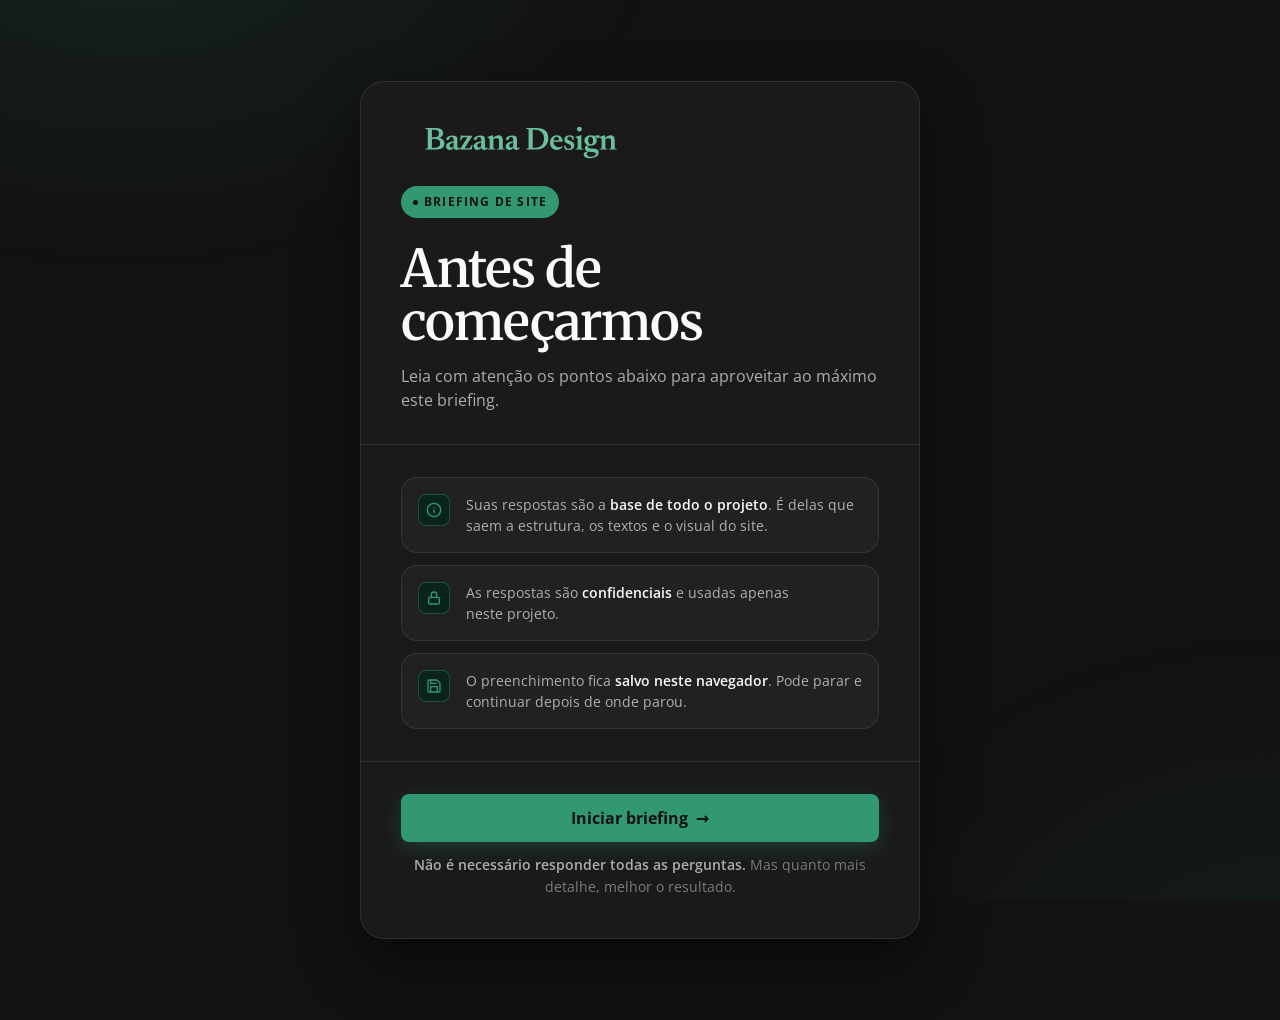
<file: briefing/site/index.html>
<!doctype html>
<html lang="pt-BR">
<head>
<meta charset="UTF-8" />
<meta name="viewport" content="width=device-width, initial-scale=1.0, viewport-fit=cover" />
<title>Briefing de site · Bazana Design</title>
<meta name="description" content="Briefing de projeto de site." />
<meta name="robots" content="noindex" />
<link rel="preconnect" href="https://fonts.googleapis.com" />
<link rel="preconnect" href="https://fonts.gstatic.com" crossorigin />
<link href="https://fonts.googleapis.com/css2?family=Merriweather:wght@400;600&family=Open+Sans:wght@400;600&display=swap" rel="stylesheet" />
<style>
/* Layout: capa em card centralizado, depois uma seção por vez num card de leitura,
   com cabeçalho fixo (logo + etapas em pílulas). Identidade institucional Bazana: preto + verde. */
:root {
  --primary-50: #EFFAF4;
  --primary-400: #6BBE9C;
  --primary-500: #319871;
  --primary-950: #0A241D;
  --neutral-950: #121212;
  --neutral-900: #1A1A1A;
  --neutral-800: #272727;
  --neutral-50: #FAFAFA;
  --surface-1: rgba(250, 250, 250, 0.03);
  --surface-2: rgba(250, 250, 250, 0.06);
  --border-subtle: rgba(250, 250, 250, 0.09);
  --border-strong: rgba(250, 250, 250, 0.18);
  --text-muted: rgba(250, 250, 250, 0.66);
  --text-faint: rgba(250, 250, 250, 0.44);
  --ghost: rgba(250, 250, 250, 0.045);
  --accent-soft: rgba(49, 152, 113, 0.14);
  --danger: #F2A8A0; /* error/300 */
  --font-display: 'Merriweather', Georgia, 'Times New Roman', serif;
  --font-body: 'Open Sans', system-ui, -apple-system, 'Segoe UI', sans-serif;
  --s1: 4px; --s2: 8px; --s3: 12px; --s4: 16px; --s5: 24px; --s6: 32px; --s7: 40px; --s8: 56px; --s9: 64px;
  --r-sm: 8px; --r-md: 16px; --r-lg: 24px; --r-full: 9999px;
  --ease-out: cubic-bezier(.16, 1, .3, 1);
  color-scheme: dark;
}
* { box-sizing: border-box; }
html, body { margin: 0; }
body {
  background: var(--neutral-950);
  color: var(--neutral-50);
  font-family: var(--font-body);
  font-size: 14px;
  line-height: 22px;
  -webkit-font-smoothing: antialiased;
  min-height: 100vh;
  overflow-x: hidden;
}
.bg {
  position: fixed; inset: 0; z-index: 0; pointer-events: none;
  background:
    radial-gradient(ellipse 900px 600px at 10% -10%, rgba(49, 152, 113, 0.13), transparent 60%),
    radial-gradient(ellipse 800px 600px at 100% 110%, rgba(49, 152, 113, 0.08), transparent 60%);
}
.wrap { position: relative; z-index: 1; padding-inline: 16px; }

/* ---------- Cabeçalho fixo com etapas ---------- */
.topbar {
  position: fixed; top: 0; left: 0; right: 0; z-index: 10;
  padding-top: env(safe-area-inset-top, 0px);
  background: rgba(18, 18, 18, 0.82);
  backdrop-filter: blur(14px); -webkit-backdrop-filter: blur(14px);
  border-bottom: 1px solid var(--border-subtle);
  transform: translateY(-100%); transition: transform .4s var(--ease-out);
}
body.in-form .topbar { transform: none; }
.topbar-in { height: 60px; display: flex; align-items: center; justify-content: space-between; gap: var(--s4); padding-inline: clamp(16px, 3vw, 28px); }
.topbar .logo { height: 32px; }
.steps { display: flex; align-items: center; gap: var(--s1); list-style: none; margin: 0; padding: 0; }
.steps li { display: flex; align-items: center; gap: var(--s1); }
.steps li + li::before { content: ''; width: 10px; height: 1px; background: var(--border-strong); }
.step-pill {
  font-family: var(--font-body); font-size: 12px; font-weight: 700; letter-spacing: .04em;
  font-variant-numeric: tabular-nums;
  padding: 6px 13px; border-radius: var(--r-full); border: none;
  background: var(--surface-2); color: var(--text-faint);
  cursor: default; transition: all .3s var(--ease-out);
}
.step-pill.is-done { background: var(--primary-500); color: var(--neutral-950); cursor: pointer; }
.step-pill.is-active { background: var(--neutral-50); color: var(--neutral-950); transform: scale(1.06); box-shadow: 0 3px 12px rgba(0, 0, 0, .4); }
.step-pill:focus-visible { outline: 2px solid var(--primary-500); outline-offset: 2px; }
.seg { display: none; gap: 4px; padding: 0 clamp(16px, 3vw, 28px) 10px; }
.seg span { flex: 1; height: 3px; border-radius: var(--r-full); background: var(--surface-2); transition: background .3s ease; }
.seg span.is-done { background: var(--primary-500); }
.seg span.is-active { background: var(--neutral-50); }

/* ---------- Card base (capa, seções, final) ---------- */
.card {
  position: relative; margin: 0 auto;
  background: var(--neutral-900);
  border: 1px solid var(--border-subtle);
  border-radius: var(--r-lg);
  box-shadow: 0 24px 60px rgba(0, 0, 0, .45);
  overflow: hidden;
  animation: enter .55s var(--ease-out) both;
}
@keyframes enter { from { opacity: .001; transform: translateY(14px) scale(.99); } to { opacity: 1; transform: none; } }
.view { display: none; }
.view.is-active { display: block; }
.divider { height: 1px; background: var(--border-subtle); }

.badge {
  display: inline-flex; align-items: center; gap: 6px;
  font-size: 12px; font-weight: 700; letter-spacing: .1em; text-transform: uppercase;
  padding: 5px 12px; border-radius: var(--r-full);
  background: var(--primary-500); color: var(--neutral-950);
}
.badge::before { content: ''; width: 5px; height: 5px; border-radius: 50%; background: currentColor; }

/* Capa */
.cover { padding-block: clamp(40px, 9vh, 88px); }
.cover .card { max-width: 560px; }
.cover-hd { padding: var(--s7) var(--s7) var(--s6); display: grid; gap: var(--s5); justify-items: start; }
.cover-hd .logo { height: 40px; }
.cover h1 {
  font-family: var(--font-display); font-weight: 600;
  font-size: 52px; line-height: 1.02; letter-spacing: -0.02em;
  margin: 0; text-wrap: balance;
}
.cover-sub { margin: -8px 0 0; color: var(--text-muted); font-size: 16px; line-height: 24px; }
.info { padding: var(--s6) var(--s7); display: grid; gap: var(--s3); list-style: none; margin: 0; }
.info li {
  display: grid; grid-template-columns: 32px minmax(0, 1fr); gap: var(--s4); align-items: start;
  padding: var(--s4); border: 1px solid var(--border-subtle); border-radius: var(--r-md);
  background: var(--surface-1); color: var(--text-muted); font-size: 14px; line-height: 21px;
}
.info b { color: var(--neutral-50); font-weight: 600; }
.icon-box { width: 32px; height: 32px; border-radius: var(--r-sm); background: var(--primary-950); border: 1px solid rgba(49, 152, 113, .4); color: var(--primary-500); display: grid; place-items: center; }
.cover-ft { padding: var(--s6) var(--s7) var(--s7); display: grid; gap: var(--s3); text-align: center; }
.gate { margin: 0; padding: var(--s4); border: 1px solid var(--border-strong); border-radius: var(--r-sm); background: var(--surface-2); color: var(--neutral-50); font-size: 14px; line-height: 22px; }
.cover-note { font-size: 14px; color: var(--text-faint); margin: 0; }
.cover-note b { color: var(--text-muted); font-weight: 600; }
.resume { font-size: 14px; color: var(--text-muted); margin: 0; }
.resume button { background: none; border: none; padding: 0; font: inherit; color: var(--primary-400); cursor: pointer; text-decoration: underline; text-underline-offset: 3px; }

/* ---------- Botões ---------- */
.btn {
  appearance: none; border: none; cursor: pointer;
  font-family: var(--font-body); font-weight: 700; font-size: 16px; line-height: 20px;
  padding: 14px 24px; border-radius: var(--r-sm);
  display: inline-flex; align-items: center; justify-content: center; gap: var(--s2);
  transition: background .2s ease, transform .15s ease, box-shadow .2s ease;
}
.btn-primary { background: var(--primary-500); color: var(--neutral-950); box-shadow: 0 6px 20px rgba(49, 152, 113, .28); }
.btn-primary:active { transform: scale(.98); }
.btn-primary:disabled { opacity: .45; cursor: wait; }
.btn-block { width: 100%; }
.btn-ghost { background: transparent; color: var(--text-muted); border: 1px solid var(--border-strong); }
.btn:focus-visible { outline: 2px solid var(--primary-500); outline-offset: 3px; }
.arrow { transition: transform .2s ease; }

/* ---------- Seções do formulário ---------- */
.form-view { padding-block: calc(env(safe-area-inset-top, 0px) + 92px) var(--s9); }
.section { display: none; }
.section.is-active { display: block; }
.section .card { max-width: 760px; }
.section-hd { position: relative; padding: var(--s7) var(--s7) var(--s6); border-bottom: 1px solid var(--border-subtle); }
.ghost-num {
  position: absolute; top: -18px; right: 18px;
  font-family: var(--font-display); font-weight: 600; font-size: 168px; line-height: 1;
  color: var(--ghost); letter-spacing: -0.04em; pointer-events: none; user-select: none;
  font-variant-numeric: tabular-nums;
}
.eyebrow { position: relative; margin: 0; font-size: 12px; font-weight: 700; letter-spacing: .14em; text-transform: uppercase; color: var(--primary-500); }
.section-hd h2 { position: relative; font-family: var(--font-display); font-weight: 600; font-size: 40px; line-height: 46px; letter-spacing: -0.015em; margin: var(--s2) 0 var(--s2); }
.section-hd h2:focus { outline: none; }
.section-desc { position: relative; margin: 0; color: var(--text-muted); max-width: 52ch; }
.section-body { padding: var(--s7); display: grid; gap: var(--s7); }
.section-ft { display: flex; align-items: center; justify-content: space-between; gap: var(--s3); flex-wrap: wrap; padding: var(--s5) var(--s7); border-top: 1px solid var(--border-subtle); background: rgba(0, 0, 0, .18); }
.section-ft .spacer { flex: 1; }
.form-alert { width: 100%; margin: 0; font-size: 14px; color: var(--danger); }

/* Campos */
.field { display: grid; gap: var(--s2); border: 0; padding: 0; margin: 0; min-width: 0; }
.field[hidden] { display: none; }
.q { margin: 0; font-weight: 600; font-size: 14px; line-height: 20px; display: flex; flex-wrap: wrap; align-items: center; gap: var(--s2); padding: 0; }
.req { font-size: 10px; font-weight: 700; letter-spacing: .1em; text-transform: uppercase; padding: 2px 7px; border-radius: var(--r-full); background: var(--accent-soft); color: var(--primary-400); }
.hint { margin: -2px 0 var(--s1); font-size: 12px; line-height: 18px; color: var(--text-faint); max-width: 62ch; }
.input, .textarea {
  width: 100%; font-family: var(--font-body); font-size: 16px; line-height: 22px; color: var(--neutral-50);
  background: var(--surface-1); border: 1px solid var(--border-subtle); border-radius: var(--r-sm);
  padding: 11px 14px; outline: none; transition: border-color .2s ease, box-shadow .2s ease, background .2s ease;
}
.textarea { min-height: 104px; resize: vertical; }
.input::placeholder, .textarea::placeholder { color: var(--text-faint); }
.input:focus, .textarea:focus { border-color: var(--primary-500); background: var(--surface-2); box-shadow: 0 0 0 3px rgba(49, 152, 113, .18); }

.options { display: grid; gap: var(--s2); }
.options.is-row { grid-template-columns: repeat(var(--cols), minmax(0, 1fr)); }
.opt { position: relative; }
.opt input { position: absolute; opacity: 0; pointer-events: none; }
.opt label {
  display: grid; grid-template-columns: 18px minmax(0, 1fr); gap: var(--s3); align-items: center; height: 100%;
  padding: 11px 14px; border: 1px solid var(--border-subtle); border-radius: var(--r-sm);
  background: var(--surface-1); cursor: pointer; font-size: 14px; line-height: 20px; font-weight: 500;
  transition: border-color .2s ease, background .2s ease;
}
.opt .dot { width: 18px; height: 18px; border-radius: 50%; border: 1.5px solid var(--border-strong); position: relative; transition: border-color .2s ease; }
.opt input:checked + label { border-color: var(--primary-500); background: var(--accent-soft); }
.opt input:checked + label .dot { border-color: var(--primary-500); }
.opt input:checked + label .dot::after { content: ''; position: absolute; inset: 3px; border-radius: 50%; background: var(--primary-500); }
.opt input:focus-visible + label { outline: 2px solid var(--primary-500); outline-offset: 2px; }

.chips { display: flex; flex-wrap: wrap; gap: var(--s2); }
.chip { position: relative; }
.chip input { position: absolute; opacity: 0; pointer-events: none; }
.chip label {
  display: inline-flex; align-items: center; gap: 6px;
  padding: 7px 14px; border-radius: var(--r-full);
  border: 1px solid var(--border-subtle); background: var(--surface-1);
  font-size: 14px; line-height: 18px; font-weight: 500; color: var(--text-muted); cursor: pointer;
  transition: all .2s ease;
}
.chip input:checked + label { background: var(--primary-500); border-color: var(--primary-500); color: var(--neutral-950); font-weight: 600; }
.chip input:focus-visible + label { outline: 2px solid var(--primary-500); outline-offset: 2px; }
.chip input:disabled + label { opacity: .35; cursor: not-allowed; }

.consent { display: grid; grid-template-columns: 20px minmax(0, 1fr); gap: var(--s3); align-items: start; padding: var(--s4); border: 1px solid var(--border-subtle); border-radius: var(--r-sm); background: var(--surface-1); font-size: 14px; color: var(--text-muted); cursor: pointer; }
.consent input { width: 18px; height: 18px; margin: 2px 0 0; accent-color: var(--primary-500); }

.notice { display: grid; grid-template-columns: 32px minmax(0, 1fr); gap: var(--s4); align-items: start; padding: var(--s4); border: 1px solid rgba(49, 152, 113, .35); border-radius: var(--r-md); background: var(--accent-soft); font-size: 14px; line-height: 21px; color: var(--text-muted); }
.notice p { margin: 0; }
.notice strong { color: var(--neutral-50); }

.err { margin: 0; font-size: 12px; line-height: 17px; color: var(--danger); display: none; }
.field.has-error .err { display: block; }
.field.has-error .input, .field.has-error .textarea, .field.has-error .opt label, .field.has-error .chip label, .field.has-error .consent { border-color: rgba(232, 139, 122, .6); }

.shake { animation: shake .3s ease; }
@keyframes shake { 0%, 100% { transform: none; } 25%, 75% { transform: translateX(-5px); } 50% { transform: translateX(5px); } }

/* ---------- Final ---------- */
.final { padding-block: clamp(40px, 9vh, 88px); }
.final .card { max-width: 640px; }
.final-hd { padding: var(--s7); display: grid; gap: var(--s4); justify-items: start; }
.check { width: 52px; height: 52px; border-radius: 50%; display: grid; place-items: center; background: var(--primary-500); color: var(--neutral-950); box-shadow: 0 8px 24px rgba(49, 152, 113, .35); }
.final h2 { font-family: var(--font-display); font-weight: 600; font-size: 44px; line-height: 1.05; letter-spacing: -0.02em; margin: 0; }
.final-hd p { margin: 0; color: var(--text-muted); max-width: 48ch; }
.summary-hd { display: flex; align-items: center; justify-content: space-between; gap: var(--s3); flex-wrap: wrap; padding: var(--s4) var(--s7); background: rgba(0, 0, 0, .18); border-top: 1px solid var(--border-subtle); border-bottom: 1px solid var(--border-subtle); }
.summary-hd .eyebrow { color: var(--text-muted); }
.summary-actions { display: flex; gap: var(--s2); }
.summary-actions .btn { padding: 8px 14px; font-size: 12px; }
.summary-body { padding: var(--s6) var(--s7); max-height: 440px; overflow: auto; display: grid; gap: var(--s6); }
.summary-body h3 { font-family: var(--font-display); font-weight: 600; font-size: 20px; line-height: 26px; margin: 0 0 var(--s3); }
.summary-body dl { margin: 0; display: grid; gap: var(--s3); }
.summary-body dt { font-size: 12px; color: var(--text-faint); }
.summary-body dd { margin: 2px 0 0; font-size: 14px; white-space: pre-wrap; overflow-wrap: anywhere; }
.demo { margin: 0; padding: var(--s4) var(--s7); font-size: 12px; color: var(--text-faint); border-top: 1px solid var(--border-subtle); }

/* Texto */
[hidden] { display: none !important; }
h1, h2, h3, .q { text-wrap: balance; }
p, li, dd, .hint, label { text-wrap: pretty; }

@media (hover: hover) {
  .step-pill.is-done:hover { background: var(--primary-400); }
  .btn-primary:hover { background: var(--primary-400); }
  .btn-ghost:hover { color: var(--neutral-50); border-color: var(--neutral-50); }
  .btn:hover .arrow { transform: translateX(3px); }
  .input:hover, .textarea:hover { border-color: var(--border-strong); }
  .opt label:hover { border-color: var(--border-strong); background: var(--surface-2); }
  .chip label:hover { border-color: var(--border-strong); color: var(--neutral-50); }
}

@media (max-width: 720px) {
  .steps { display: none; }
  .seg { display: flex; }
  .form-view { padding-top: calc(env(safe-area-inset-top, 0px) + 88px); }
  .cover-hd, .info, .cover-ft, .section-hd, .section-body, .final-hd { padding-inline: var(--s5); }
  .section-ft, .summary-hd, .summary-body, .demo { padding-inline: var(--s5); }
  .section-hd h2 { font-size: 32px; line-height: 38px; }
  .ghost-num { font-size: 120px; top: -8px; right: 8px; }
  .options.is-row { grid-template-columns: minmax(0, 1fr); }
  .section-ft .btn-primary { flex: 1; }
  .final h2 { font-size: 36px; }
  .cover h1 { font-size: 40px; }
}
@media (prefers-reduced-motion: reduce) {
  *, *::before, *::after { animation: none !important; transition: none !important; }
}
</style>
<link rel="icon" href="/favicon.ico" sizes="any">
<link rel="icon" href="/favicon-32x32.png" type="image/png" sizes="32x32">
<link rel="apple-touch-icon" href="/apple-touch-icon.png">
</head>
<body>
<div class="bg"></div>

<!-- Cabeçalho fixo (aparece durante o formulário) -->
<header class="topbar" aria-label="Progresso do briefing">
  <div class="topbar-in">
    <svg class="logo" role="img" aria-label="Bazana Design" viewBox="0 0 14839.08 2480.00" xmlns="http://www.w3.org/2000/svg"><g transform="translate(1436.04,1710.00) scale(1,-1)" fill="#6BBE9C"><path transform="translate(0.00,0.00)" d="M366 1227 374 1340H749Q901 1340 996.0 1298.5Q1091 1257 1135.0 1185.5Q1179 1114 1179 1024Q1179 900 1095.0 815.0Q1011 730 867 717L870 732Q1051 722 1155.5 629.0Q1260 536 1260 393Q1260 281 1207.5 191.5Q1155 102 1043.0 51.0Q931 0 752 0H375L365 113H684Q779 113 847.0 142.5Q915 172 952.0 234.0Q989 296 989 393Q989 470 957.5 529.0Q926 588 860.5 621.5Q795 655 692 655H364L366 767H681Q791 767 855.5 827.0Q920 887 920 1006Q920 1072 891.5 1121.5Q863 1171 805.0 1199.0Q747 1227 658 1227ZM74 0V42L223 98V1242L74 1298V1340H481V0Z"/><path transform="translate(1288.00,0.00)" d="M587 543 596 461Q502 439 442.0 415.5Q382 392 349.0 366.5Q316 341 304.0 313.0Q292 285 292 251Q292 186 324.0 154.5Q356 123 405 123Q442 123 472.5 142.5Q503 162 520.5 194.0Q538 226 538 264V637Q538 700 504.5 737.5Q471 775 396 775Q366 775 332.5 767.5Q299 760 269 746L309 807Q303 760 296.5 726.5Q290 693 282.0 671.5Q274 650 262 638Q246 620 219.0 609.5Q192 599 163 599Q124 599 102.0 615.0Q80 631 80 658Q80 696 115.5 735.5Q151 775 210.0 807.5Q269 840 342.5 860.0Q416 880 493 880Q598 880 658.5 848.0Q719 816 744.5 757.5Q770 699 770 620V180Q770 153 778.0 135.0Q786 117 801.0 108.0Q816 99 838 99Q859 99 882.5 106.5Q906 114 931 129V72Q882 27 827.5 2.0Q773 -23 725 -23Q664 -23 624.5 1.5Q585 26 566.0 70.5Q547 115 546 174L554 179Q537 115 500.5 69.0Q464 23 413.5 -0.5Q363 -24 304 -24Q199 -24 132.5 32.5Q66 89 66 201Q66 256 88.5 301.5Q111 347 168.0 387.5Q225 428 327.0 466.0Q429 504 587 543Z"/><path transform="translate(2170.00,0.00)" d="M59 0V32L557 822L663 775L139 761L260 833L113 579H57L105 885H136L218 860H807V828L306 36L204 85L690 100L612 34L785 289H842L770 0Z"/><path transform="translate(3000.00,0.00)" d="M587 543 596 461Q502 439 442.0 415.5Q382 392 349.0 366.5Q316 341 304.0 313.0Q292 285 292 251Q292 186 324.0 154.5Q356 123 405 123Q442 123 472.5 142.5Q503 162 520.5 194.0Q538 226 538 264V637Q538 700 504.5 737.5Q471 775 396 775Q366 775 332.5 767.5Q299 760 269 746L309 807Q303 760 296.5 726.5Q290 693 282.0 671.5Q274 650 262 638Q246 620 219.0 609.5Q192 599 163 599Q124 599 102.0 615.0Q80 631 80 658Q80 696 115.5 735.5Q151 775 210.0 807.5Q269 840 342.5 860.0Q416 880 493 880Q598 880 658.5 848.0Q719 816 744.5 757.5Q770 699 770 620V180Q770 153 778.0 135.0Q786 117 801.0 108.0Q816 99 838 99Q859 99 882.5 106.5Q906 114 931 129V72Q882 27 827.5 2.0Q773 -23 725 -23Q664 -23 624.5 1.5Q585 26 566.0 70.5Q547 115 546 174L554 179Q537 115 500.5 69.0Q464 23 413.5 -0.5Q363 -24 304 -24Q199 -24 132.5 32.5Q66 89 66 201Q66 256 88.5 301.5Q111 347 168.0 387.5Q225 428 327.0 466.0Q429 504 587 543Z"/><path transform="translate(3882.00,0.00)" d="M412 689V86L536 39V0H48V39L180 90V657Q160 683 129.0 702.0Q98 721 43 741V773L339 885H368ZM638 39 761 86V558Q761 606 743.0 639.0Q725 672 688.0 688.5Q651 705 596 705Q530 705 474.0 683.5Q418 662 390 630L349 668Q409 733 459.5 775.5Q510 818 555.0 841.5Q600 865 645.5 875.0Q691 885 741 885Q869 885 931.0 805.0Q993 725 993 557V90L1127 39V0H638Z"/><path transform="translate(4985.00,0.00)" d="M587 543 596 461Q502 439 442.0 415.5Q382 392 349.0 366.5Q316 341 304.0 313.0Q292 285 292 251Q292 186 324.0 154.5Q356 123 405 123Q442 123 472.5 142.5Q503 162 520.5 194.0Q538 226 538 264V637Q538 700 504.5 737.5Q471 775 396 775Q366 775 332.5 767.5Q299 760 269 746L309 807Q303 760 296.5 726.5Q290 693 282.0 671.5Q274 650 262 638Q246 620 219.0 609.5Q192 599 163 599Q124 599 102.0 615.0Q80 631 80 658Q80 696 115.5 735.5Q151 775 210.0 807.5Q269 840 342.5 860.0Q416 880 493 880Q598 880 658.5 848.0Q719 816 744.5 757.5Q770 699 770 620V180Q770 153 778.0 135.0Q786 117 801.0 108.0Q816 99 838 99Q859 99 882.5 106.5Q906 114 931 129V72Q882 27 827.5 2.0Q773 -23 725 -23Q664 -23 624.5 1.5Q585 26 566.0 70.5Q547 115 546 174L554 179Q537 115 500.5 69.0Q464 23 413.5 -0.5Q363 -24 304 -24Q199 -24 132.5 32.5Q66 89 66 201Q66 256 88.5 301.5Q111 347 168.0 387.5Q225 428 327.0 466.0Q429 504 587 543Z"/><path transform="translate(6250.00,0.00)" d="M1180 688Q1180 965 1031.0 1096.0Q882 1227 623 1227H350L334 1340H671Q933 1340 1106.5 1271.0Q1280 1202 1366.0 1062.0Q1452 922 1452 710Q1452 485 1350.0 326.5Q1248 168 1071.5 84.0Q895 0 673 0H334L350 113H642Q803 113 924.0 171.5Q1045 230 1112.5 357.0Q1180 484 1180 688ZM74 0V42L223 98V1242L74 1298V1340H481V0Z"/><path transform="translate(7739.00,0.00)" d="M491 885Q600 885 677.5 838.5Q755 792 799.5 703.5Q844 615 855 491H230L231 569L737 596L627 546Q622 625 604.0 680.5Q586 736 553.5 765.5Q521 795 470 795Q417 795 375.0 764.0Q333 733 309.0 664.5Q285 596 285 485Q285 377 325.0 300.5Q365 224 437.0 183.5Q509 143 606 143Q646 143 683.0 151.5Q720 160 756.0 178.0Q792 196 828 223L859 182Q806 119 748.5 72.5Q691 26 626.5 1.0Q562 -24 487 -24Q361 -24 265.5 34.0Q170 92 117.0 191.5Q64 291 64 417Q64 545 114.0 651.0Q164 757 259.5 821.0Q355 885 491 885Z"/><path transform="translate(8614.00,0.00)" d="M407 885Q478 885 530.5 873.0Q583 861 645 833L656 596H598L486 836L562 753Q525 779 489.0 792.0Q453 805 415 805Q342 805 301.5 776.0Q261 747 261 696Q261 656 282.0 629.0Q303 602 347.5 579.5Q392 557 461 533Q513 514 555.0 490.0Q597 466 627.5 433.0Q658 400 675.0 357.0Q692 314 692 257Q692 164 645.0 101.5Q598 39 518.5 7.5Q439 -24 338 -24Q271 -24 213.5 -13.5Q156 -3 104 19L70 267H126L268 12L135 92Q172 77 201.0 69.0Q230 61 256.0 58.0Q282 55 307 55Q396 55 449.0 88.0Q502 121 502 189Q502 223 487.0 246.5Q472 270 443.5 288.5Q415 307 375.0 324.0Q335 341 285 359Q220 384 175.0 419.5Q130 455 107.5 505.5Q85 556 85 623Q85 707 129.0 765.5Q173 824 246.5 854.5Q320 885 407 885Z"/><path transform="translate(9334.00,0.00)" d="M291 1127Q225 1127 184.0 1169.5Q143 1212 143 1276Q143 1339 184.0 1381.0Q225 1423 291 1423Q358 1423 399.0 1381.0Q440 1339 440 1276Q440 1212 399.0 1169.5Q358 1127 291 1127ZM423 885 413 693V90L547 39V0H49V39L181 90V672Q168 689 146.5 705.0Q125 721 99.0 735.0Q73 749 45 760V796L387 885Z"/><path transform="translate(9869.00,0.00)" d="M445 -530Q340 -530 260.0 -514.5Q180 -499 127.0 -469.5Q74 -440 47.0 -399.0Q20 -358 20 -307Q20 -269 38.0 -235.5Q56 -202 100.0 -173.0Q144 -144 218.5 -119.5Q293 -95 405 -73H481V-95Q372 -112 313.5 -139.0Q255 -166 233.0 -201.5Q211 -237 211 -280Q211 -330 240.5 -366.5Q270 -403 330.5 -423.0Q391 -443 483 -443Q573 -443 639.5 -419.5Q706 -396 742.0 -356.5Q778 -317 778 -271Q778 -237 761.0 -213.5Q744 -190 704.0 -173.5Q664 -157 595.5 -146.0Q527 -135 424 -127Q321 -119 255.5 -99.0Q190 -79 155.0 -50.0Q120 -21 107.0 15.5Q94 52 94 92Q96 171 162.0 222.5Q228 274 348 294L382 264Q324 257 298.5 234.5Q273 212 273 177Q273 154 283.0 137.5Q293 121 322.0 108.5Q351 96 407.5 87.5Q464 79 555 73Q655 67 729.5 50.0Q804 33 854.0 2.5Q904 -28 929.5 -74.0Q955 -120 955 -184Q956 -279 895.5 -357.5Q835 -436 720.5 -483.0Q606 -530 445 -530ZM451 244Q336 244 249.5 285.5Q163 327 115.5 399.5Q68 472 68 563Q68 660 117.5 732.5Q167 805 254.5 845.0Q342 885 452 885Q544 885 615.0 858.0Q686 831 735.0 784.5Q784 738 809.5 681.5Q835 625 835 565Q835 470 785.5 397.0Q736 324 649.5 284.0Q563 244 451 244ZM459 326Q526 326 563.5 380.0Q601 434 601 544Q601 675 557.5 738.5Q514 802 444 802Q378 802 340.0 749.0Q302 696 302 584Q302 455 345.5 390.5Q389 326 459 326ZM581 810 558 871Q636 860 693.5 861.5Q751 863 795.0 870.0Q839 877 874.5 884.0Q910 891 942 891Q976 891 995.0 871.0Q1014 851 1014 809Q1014 757 985.5 730.0Q957 703 922 703Q889 703 861.0 723.0Q833 743 798.5 767.5Q764 792 712.5 807.0Q661 822 581 810Z"/><path transform="translate(10824.00,0.00)" d="M412 689V86L536 39V0H48V39L180 90V657Q160 683 129.0 702.0Q98 721 43 741V773L339 885H368ZM638 39 761 86V558Q761 606 743.0 639.0Q725 672 688.0 688.5Q651 705 596 705Q530 705 474.0 683.5Q418 662 390 630L349 668Q409 733 459.5 775.5Q510 818 555.0 841.5Q600 865 645.5 875.0Q691 885 741 885Q869 885 931.0 805.0Q993 725 993 557V90L1127 39V0H638Z"/></g></svg>
    <ol class="steps" id="steps"></ol>
  </div>
  <div class="seg" id="seg" aria-hidden="true"></div>
</header>

<div class="wrap">

  <!-- ============ CAPA ============ -->
  <section class="view cover is-active" id="viewIntro">
    <div class="card">
      <div class="cover-hd">
        <svg class="logo" role="img" aria-label="Bazana Design" viewBox="0 0 14839.08 2480.00" xmlns="http://www.w3.org/2000/svg"><g transform="translate(1436.04,1710.00) scale(1,-1)" fill="#6BBE9C"><path transform="translate(0.00,0.00)" d="M366 1227 374 1340H749Q901 1340 996.0 1298.5Q1091 1257 1135.0 1185.5Q1179 1114 1179 1024Q1179 900 1095.0 815.0Q1011 730 867 717L870 732Q1051 722 1155.5 629.0Q1260 536 1260 393Q1260 281 1207.5 191.5Q1155 102 1043.0 51.0Q931 0 752 0H375L365 113H684Q779 113 847.0 142.5Q915 172 952.0 234.0Q989 296 989 393Q989 470 957.5 529.0Q926 588 860.5 621.5Q795 655 692 655H364L366 767H681Q791 767 855.5 827.0Q920 887 920 1006Q920 1072 891.5 1121.5Q863 1171 805.0 1199.0Q747 1227 658 1227ZM74 0V42L223 98V1242L74 1298V1340H481V0Z"/><path transform="translate(1288.00,0.00)" d="M587 543 596 461Q502 439 442.0 415.5Q382 392 349.0 366.5Q316 341 304.0 313.0Q292 285 292 251Q292 186 324.0 154.5Q356 123 405 123Q442 123 472.5 142.5Q503 162 520.5 194.0Q538 226 538 264V637Q538 700 504.5 737.5Q471 775 396 775Q366 775 332.5 767.5Q299 760 269 746L309 807Q303 760 296.5 726.5Q290 693 282.0 671.5Q274 650 262 638Q246 620 219.0 609.5Q192 599 163 599Q124 599 102.0 615.0Q80 631 80 658Q80 696 115.5 735.5Q151 775 210.0 807.5Q269 840 342.5 860.0Q416 880 493 880Q598 880 658.5 848.0Q719 816 744.5 757.5Q770 699 770 620V180Q770 153 778.0 135.0Q786 117 801.0 108.0Q816 99 838 99Q859 99 882.5 106.5Q906 114 931 129V72Q882 27 827.5 2.0Q773 -23 725 -23Q664 -23 624.5 1.5Q585 26 566.0 70.5Q547 115 546 174L554 179Q537 115 500.5 69.0Q464 23 413.5 -0.5Q363 -24 304 -24Q199 -24 132.5 32.5Q66 89 66 201Q66 256 88.5 301.5Q111 347 168.0 387.5Q225 428 327.0 466.0Q429 504 587 543Z"/><path transform="translate(2170.00,0.00)" d="M59 0V32L557 822L663 775L139 761L260 833L113 579H57L105 885H136L218 860H807V828L306 36L204 85L690 100L612 34L785 289H842L770 0Z"/><path transform="translate(3000.00,0.00)" d="M587 543 596 461Q502 439 442.0 415.5Q382 392 349.0 366.5Q316 341 304.0 313.0Q292 285 292 251Q292 186 324.0 154.5Q356 123 405 123Q442 123 472.5 142.5Q503 162 520.5 194.0Q538 226 538 264V637Q538 700 504.5 737.5Q471 775 396 775Q366 775 332.5 767.5Q299 760 269 746L309 807Q303 760 296.5 726.5Q290 693 282.0 671.5Q274 650 262 638Q246 620 219.0 609.5Q192 599 163 599Q124 599 102.0 615.0Q80 631 80 658Q80 696 115.5 735.5Q151 775 210.0 807.5Q269 840 342.5 860.0Q416 880 493 880Q598 880 658.5 848.0Q719 816 744.5 757.5Q770 699 770 620V180Q770 153 778.0 135.0Q786 117 801.0 108.0Q816 99 838 99Q859 99 882.5 106.5Q906 114 931 129V72Q882 27 827.5 2.0Q773 -23 725 -23Q664 -23 624.5 1.5Q585 26 566.0 70.5Q547 115 546 174L554 179Q537 115 500.5 69.0Q464 23 413.5 -0.5Q363 -24 304 -24Q199 -24 132.5 32.5Q66 89 66 201Q66 256 88.5 301.5Q111 347 168.0 387.5Q225 428 327.0 466.0Q429 504 587 543Z"/><path transform="translate(3882.00,0.00)" d="M412 689V86L536 39V0H48V39L180 90V657Q160 683 129.0 702.0Q98 721 43 741V773L339 885H368ZM638 39 761 86V558Q761 606 743.0 639.0Q725 672 688.0 688.5Q651 705 596 705Q530 705 474.0 683.5Q418 662 390 630L349 668Q409 733 459.5 775.5Q510 818 555.0 841.5Q600 865 645.5 875.0Q691 885 741 885Q869 885 931.0 805.0Q993 725 993 557V90L1127 39V0H638Z"/><path transform="translate(4985.00,0.00)" d="M587 543 596 461Q502 439 442.0 415.5Q382 392 349.0 366.5Q316 341 304.0 313.0Q292 285 292 251Q292 186 324.0 154.5Q356 123 405 123Q442 123 472.5 142.5Q503 162 520.5 194.0Q538 226 538 264V637Q538 700 504.5 737.5Q471 775 396 775Q366 775 332.5 767.5Q299 760 269 746L309 807Q303 760 296.5 726.5Q290 693 282.0 671.5Q274 650 262 638Q246 620 219.0 609.5Q192 599 163 599Q124 599 102.0 615.0Q80 631 80 658Q80 696 115.5 735.5Q151 775 210.0 807.5Q269 840 342.5 860.0Q416 880 493 880Q598 880 658.5 848.0Q719 816 744.5 757.5Q770 699 770 620V180Q770 153 778.0 135.0Q786 117 801.0 108.0Q816 99 838 99Q859 99 882.5 106.5Q906 114 931 129V72Q882 27 827.5 2.0Q773 -23 725 -23Q664 -23 624.5 1.5Q585 26 566.0 70.5Q547 115 546 174L554 179Q537 115 500.5 69.0Q464 23 413.5 -0.5Q363 -24 304 -24Q199 -24 132.5 32.5Q66 89 66 201Q66 256 88.5 301.5Q111 347 168.0 387.5Q225 428 327.0 466.0Q429 504 587 543Z"/><path transform="translate(6250.00,0.00)" d="M1180 688Q1180 965 1031.0 1096.0Q882 1227 623 1227H350L334 1340H671Q933 1340 1106.5 1271.0Q1280 1202 1366.0 1062.0Q1452 922 1452 710Q1452 485 1350.0 326.5Q1248 168 1071.5 84.0Q895 0 673 0H334L350 113H642Q803 113 924.0 171.5Q1045 230 1112.5 357.0Q1180 484 1180 688ZM74 0V42L223 98V1242L74 1298V1340H481V0Z"/><path transform="translate(7739.00,0.00)" d="M491 885Q600 885 677.5 838.5Q755 792 799.5 703.5Q844 615 855 491H230L231 569L737 596L627 546Q622 625 604.0 680.5Q586 736 553.5 765.5Q521 795 470 795Q417 795 375.0 764.0Q333 733 309.0 664.5Q285 596 285 485Q285 377 325.0 300.5Q365 224 437.0 183.5Q509 143 606 143Q646 143 683.0 151.5Q720 160 756.0 178.0Q792 196 828 223L859 182Q806 119 748.5 72.5Q691 26 626.5 1.0Q562 -24 487 -24Q361 -24 265.5 34.0Q170 92 117.0 191.5Q64 291 64 417Q64 545 114.0 651.0Q164 757 259.5 821.0Q355 885 491 885Z"/><path transform="translate(8614.00,0.00)" d="M407 885Q478 885 530.5 873.0Q583 861 645 833L656 596H598L486 836L562 753Q525 779 489.0 792.0Q453 805 415 805Q342 805 301.5 776.0Q261 747 261 696Q261 656 282.0 629.0Q303 602 347.5 579.5Q392 557 461 533Q513 514 555.0 490.0Q597 466 627.5 433.0Q658 400 675.0 357.0Q692 314 692 257Q692 164 645.0 101.5Q598 39 518.5 7.5Q439 -24 338 -24Q271 -24 213.5 -13.5Q156 -3 104 19L70 267H126L268 12L135 92Q172 77 201.0 69.0Q230 61 256.0 58.0Q282 55 307 55Q396 55 449.0 88.0Q502 121 502 189Q502 223 487.0 246.5Q472 270 443.5 288.5Q415 307 375.0 324.0Q335 341 285 359Q220 384 175.0 419.5Q130 455 107.5 505.5Q85 556 85 623Q85 707 129.0 765.5Q173 824 246.5 854.5Q320 885 407 885Z"/><path transform="translate(9334.00,0.00)" d="M291 1127Q225 1127 184.0 1169.5Q143 1212 143 1276Q143 1339 184.0 1381.0Q225 1423 291 1423Q358 1423 399.0 1381.0Q440 1339 440 1276Q440 1212 399.0 1169.5Q358 1127 291 1127ZM423 885 413 693V90L547 39V0H49V39L181 90V672Q168 689 146.5 705.0Q125 721 99.0 735.0Q73 749 45 760V796L387 885Z"/><path transform="translate(9869.00,0.00)" d="M445 -530Q340 -530 260.0 -514.5Q180 -499 127.0 -469.5Q74 -440 47.0 -399.0Q20 -358 20 -307Q20 -269 38.0 -235.5Q56 -202 100.0 -173.0Q144 -144 218.5 -119.5Q293 -95 405 -73H481V-95Q372 -112 313.5 -139.0Q255 -166 233.0 -201.5Q211 -237 211 -280Q211 -330 240.5 -366.5Q270 -403 330.5 -423.0Q391 -443 483 -443Q573 -443 639.5 -419.5Q706 -396 742.0 -356.5Q778 -317 778 -271Q778 -237 761.0 -213.5Q744 -190 704.0 -173.5Q664 -157 595.5 -146.0Q527 -135 424 -127Q321 -119 255.5 -99.0Q190 -79 155.0 -50.0Q120 -21 107.0 15.5Q94 52 94 92Q96 171 162.0 222.5Q228 274 348 294L382 264Q324 257 298.5 234.5Q273 212 273 177Q273 154 283.0 137.5Q293 121 322.0 108.5Q351 96 407.5 87.5Q464 79 555 73Q655 67 729.5 50.0Q804 33 854.0 2.5Q904 -28 929.5 -74.0Q955 -120 955 -184Q956 -279 895.5 -357.5Q835 -436 720.5 -483.0Q606 -530 445 -530ZM451 244Q336 244 249.5 285.5Q163 327 115.5 399.5Q68 472 68 563Q68 660 117.5 732.5Q167 805 254.5 845.0Q342 885 452 885Q544 885 615.0 858.0Q686 831 735.0 784.5Q784 738 809.5 681.5Q835 625 835 565Q835 470 785.5 397.0Q736 324 649.5 284.0Q563 244 451 244ZM459 326Q526 326 563.5 380.0Q601 434 601 544Q601 675 557.5 738.5Q514 802 444 802Q378 802 340.0 749.0Q302 696 302 584Q302 455 345.5 390.5Q389 326 459 326ZM581 810 558 871Q636 860 693.5 861.5Q751 863 795.0 870.0Q839 877 874.5 884.0Q910 891 942 891Q976 891 995.0 871.0Q1014 851 1014 809Q1014 757 985.5 730.0Q957 703 922 703Q889 703 861.0 723.0Q833 743 798.5 767.5Q764 792 712.5 807.0Q661 822 581 810Z"/><path transform="translate(10824.00,0.00)" d="M412 689V86L536 39V0H48V39L180 90V657Q160 683 129.0 702.0Q98 721 43 741V773L339 885H368ZM638 39 761 86V558Q761 606 743.0 639.0Q725 672 688.0 688.5Q651 705 596 705Q530 705 474.0 683.5Q418 662 390 630L349 668Q409 733 459.5 775.5Q510 818 555.0 841.5Q600 865 645.5 875.0Q691 885 741 885Q869 885 931.0 805.0Q993 725 993 557V90L1127 39V0H638Z"/></g></svg>
        <span class="badge">Briefing de site</span>
        <h1>Antes de começarmos</h1>
        <p class="cover-sub">Leia com atenção os pontos abaixo para aproveitar ao máximo este briefing.</p>
      </div>
      <div class="divider"></div>
      <ul class="info">
        <li>
          <span class="icon-box"><svg width="16" height="16" viewBox="0 0 24 24" fill="none" stroke="currentColor" stroke-width="2" stroke-linecap="round" aria-hidden="true"><circle cx="12" cy="12" r="10"/><path d="M12 16v-4M12 8h.01"/></svg></span>
          <span>Suas respostas são a <b>base de todo o projeto</b>. É delas que saem <span id="saida"></span>.</span>
        </li>
        <li>
          <span class="icon-box"><svg width="16" height="16" viewBox="0 0 24 24" fill="none" stroke="currentColor" stroke-width="2" stroke-linecap="round" stroke-linejoin="round" aria-hidden="true"><rect x="4" y="11" width="16" height="10" rx="2"/><path d="M8 11V7a4 4 0 0 1 8 0v4"/></svg></span>
          <span>As respostas são <b>confidenciais</b> e usadas apenas neste projeto.</span>
        </li>
        <li>
          <span class="icon-box"><svg width="16" height="16" viewBox="0 0 24 24" fill="none" stroke="currentColor" stroke-width="2" stroke-linecap="round" stroke-linejoin="round" aria-hidden="true"><path d="M19 21H5a2 2 0 0 1-2-2V5a2 2 0 0 1 2-2h11l5 5v11a2 2 0 0 1-2 2z"/><path d="M17 21v-8H7v8M7 3v5h8"/></svg></span>
          <span>O preenchimento fica <b>salvo neste navegador</b>. Pode parar e continuar depois de onde parou.</span>
        </li>
      </ul>
      <div class="divider"></div>
      <div class="cover-ft">
        <p class="gate" id="gate" role="status" hidden></p>
        <button class="btn btn-primary btn-block" id="startBtn" type="button"><span id="startLabel">Iniciar briefing</span> <span class="arrow" aria-hidden="true">→</span></button>
        <p class="cover-note"><b>Não é necessário responder todas as perguntas.</b> Mas quanto mais detalhe, melhor o resultado.</p>
        <p class="resume" id="resumeNote" hidden>Você já começou este briefing. <button type="button" id="resetBtn">Recomeçar do zero</button></p>
      </div>
    </div>
  </section>

  <!-- ============ FORMULÁRIO ============ -->
  <form class="view form-view" id="viewForm" novalidate>
    <div id="sections"></div>
  </form>

  <!-- ============ FINAL ============ -->
  <section class="view final" id="viewFinal" aria-live="polite">
    <div class="card">
      <div class="final-hd">
        <span class="check"><svg width="24" height="24" viewBox="0 0 24 24" fill="none" stroke="currentColor" stroke-width="2.5" stroke-linecap="round" stroke-linejoin="round" aria-hidden="true"><path d="M20 6L9 17l-5-5"/></svg></span>
        <h2>Briefing recebido</h2>
        <p>Obrigado pelo tempo. Vou ler tudo com atenção e entro em contato pelo e-mail informado com as próximas etapas.</p>
      </div>
      <div class="summary-hd">
        <p class="eyebrow">Resumo das respostas</p>
        <div class="summary-actions">
          <button class="btn btn-ghost" type="button" id="copyBtn">Copiar</button>
          <button class="btn btn-ghost" type="button" id="downloadBtn">Baixar resumo</button>
        </div>
      </div>
      <div class="summary-body" id="summaryBody"></div>
      <p class="demo" id="demoFlag" hidden>Modo de pré-visualização: nada foi enviado. No domínio oficial as respostas vão para o CRM.</p>
    </div>
  </section>

</div>

<script>
/* ============================================================
   Bazana Design · Briefing de site (escritórios de advocacia)
   Perguntas definidas em SECTIONS. O HTML é gerado a partir daqui,
   então para mudar o briefing basta editar esta lista.
   ============================================================ */

// O envio passa pelo CRM, que confere se a proposta deste código foi aceita e paga.
const SERVICO = 'site';
// Nicho: vem do CRM. Na pré-visualização dá para testar com ?nicho=geral
let NICHO = new URLSearchParams(location.search).get('nicho') === 'geral' ? 'geral' : 'advocacia';
const ENDPOINT = '/crm/api/briefing';
// Só envia de verdade nestes domínios. Em qualquer outro lugar roda como pré-visualização.
const LIVE_HOSTS = ['bazanadesign.com.br', 'www.bazanadesign.com.br'];
const IS_LIVE = LIVE_HOSTS.includes(location.hostname);
const TOKEN = (new URLSearchParams(location.search).get('p') || '').toLowerCase();
const TOKEN_OK = /^[0-9a-f]{64}$/.test(TOKEN);
const DRAFT_KEY = `bazana-briefing-${SERVICO}-${TOKEN_OK ? TOKEN.slice(0, 12) : 'previa'}`;

/* Perguntas dos briefings por serviço (validadas em 13/10/2026).
   NICHO 'advocacia' é o padrão: fala em escritório e mostra o aviso da OAB.
   NICHO 'geral' fala em empresa e não mostra o aviso. */
const SERVICOS = {
  'site': { nome: 'Site', badge: 'Briefing de site', saida: 'a estrutura, os textos e o visual do site' },
  'landing-page': { nome: 'Landing page', badge: 'Briefing de landing page', saida: 'a mensagem, a estrutura e o visual da página' },
  'identidade-visual': { nome: 'Identidade visual', badge: 'Briefing de identidade visual', saida: 'a direção visual da marca' },
  'logo': { nome: 'Logo', badge: 'Briefing de logo', saida: 'a direção do logo' },
  'sistemas': { nome: 'Sistemas', badge: 'Briefing de sistema', saida: 'o escopo e as telas do sistema' },
};

function montarSecoes(servico, nicho) {
  const adv = nicho !== 'geral';
  const t = adv
    ? { o: 'o escritório', do: 'do escritório', exNome: 'Ex: Villela & Bastos Advocacia', exEmail: 'voce@escritorio.com.br', exSite: 'escritorio.com.br' }
    : { o: 'a empresa', do: 'da empresa', exNome: 'Ex: Casa Verde Arquitetura', exEmail: 'voce@empresa.com.br', exSite: 'empresa.com.br' };

  const consentimento = { id: 'consentimento', type: 'consent', required: true, label: 'Autorizo a Bazana Design a usar estas informações apenas para desenvolver este projeto.' };
  const adicional = { id: 'adicional', type: 'textarea', q: 'Algo que não perguntei e você acha importante?' };
  const materiais = (hint) => ({ id: 'materiais', type: 'url', q: 'Link com materiais', hint, ph: 'https://drive.google.com/...' });
  const prazo = (q = 'Prazo ou data importante') => ({ id: 'prazo', type: 'text', q, ph: 'Ex: pronto até 15/11, por causa de um evento' });
  const cores = [
    { id: 'cores_obrigatorias', type: 'text', q: 'Cores que precisam aparecer', ph: 'Ex: o azul-marinho que já usamos' },
    { id: 'cores_proibidas', type: 'text', q: 'Cores proibidas', ph: 'Ex: vermelho, dourado' },
  ];

  const contato = (aprovacao) => ({
    id: 'contato', title: 'Contato',
    desc: 'Quem conduz o projeto do lado de vocês.',
    fields: [
      { id: 'nome', type: 'text', q: 'Seu nome', required: true, autocomplete: 'name', ph: 'Nome completo' },
      { id: 'email', type: 'email', q: 'E-mail', required: true, autocomplete: 'email', ph: t.exEmail, hint: 'Para onde envio o resumo e as próximas etapas.' },
      { id: 'whatsapp', type: 'tel', q: 'WhatsApp', autocomplete: 'tel', ph: '(11) 90000-0000' },
      { id: 'empresa', type: 'text', q: adv ? 'Nome do escritório' : 'Nome da empresa', required: true, autocomplete: 'organization', ph: t.exNome },
      aprovacao,
    ],
  });

  const aprovacaoContato = { id: 'aprovacao', type: 'textarea', q: 'Quem aprova o projeto e quem é o contato do dia a dia?', hint: 'Nome e papel de cada um. Se mais de uma pessoa precisa aprovar, cite todas. Isso evita surpresa na reta final.', ph: adv ? 'Ex: Dra. Ana Villela (sócia) aprova. O contato do dia a dia é a Júlia, do marketing.' : 'Ex: Marcos (sócio) aprova. O contato do dia a dia é a Júlia, do marketing.' };
  const decisores = { id: 'aprovacao', type: 'textarea', q: 'Quem decide?', hint: 'Todas as pessoas que precisam aprovar, com nome e papel. Marca costuma passar por mais gente do que parece.', ph: adv ? 'Ex: os três sócios aprovam juntos. Dra. Ana dá a palavra final.' : 'Ex: os dois sócios aprovam juntos.' };

  const nichoMarca = adv
    ? '<strong>A marca de um escritório segue o Provimento 205/2021 da OAB.</strong> Ela precisa ser discreta e sóbria, e não pode usar símbolos oficiais, como o brasão da República ou o da OAB. Isso não impede uma marca marcante: a gente encontra o caminho dentro da regra.'
    : '';

  const S = {
    'site': [
      contato(aprovacaoContato),
      {
        id: 'projeto', title: 'O projeto',
        desc: 'O ponto de partida e o que o site precisa fazer.',
        fields: [
          { id: 'ponto_partida', type: 'radio', q: 'Qual é o ponto de partida?', required: true, options: ['Site novo, ainda não temos', 'Refazer o site atual'] },
          { id: 'site_atual', type: 'url', q: 'Link do site atual', showIf: { field: 'ponto_partida', equals: 'Refazer o site atual' }, ph: t.exSite },
          { id: 'paginas', type: 'chips', q: 'Páginas que o site precisa ter', hint: 'Marque todas que fazem sentido. Se não souber, a gente define junto.', options: adv
            ? ['Início', 'O escritório', 'Áreas de atuação', 'Equipe', 'Artigos', 'Contato', 'Trabalhe conosco', 'Outra']
            : ['Início', 'Sobre', 'Serviços', 'Equipe', 'Portfólio ou cases', 'Depoimentos', 'Blog', 'Contato', 'Outra'] },
          { id: 'paginas_outra', type: 'text', q: 'Quais outras páginas?', showIf: { field: 'paginas', includes: 'Outra' } },
          { id: 'acao', type: 'chips', q: 'O que o visitante deve fazer no site?', options: ['Chamar no WhatsApp', 'Preencher um formulário', 'Agendar uma reunião', 'Ligar'] },
        ],
      },
      {
        id: 'conteudo', title: 'Conteúdo e referências',
        desc: 'O que já existe e o que orienta o visual.',
        notice: adv ? '<strong>Tudo no site segue o Provimento 205/2021 da OAB.</strong> Nada de promessa de resultado, valores de honorários ou linguagem de captação. Se algo que você quer destacar esbarrar nessas regras, a gente encontra outro jeito de mostrar.' : '',
        fields: [
          { id: 'textos', type: 'radio', q: 'Os textos do site', required: true, options: ['Já temos prontos', 'Temos uma parte, precisa completar', 'Precisamos que vocês escrevam'] },
          { id: 'fotos', type: 'radio', q: 'Fotos', options: ['Temos fotos profissionais recentes', 'Temos, mas estão desatualizadas', 'Vamos fazer uma sessão nova', 'Preferimos banco de imagens'] },
          materiais('Drive, Dropbox ou WeTransfer com logo, manual de marca, fotos e textos.'),
          { id: 'referencias', type: 'textarea', q: 'Três sites que você admira, e o que gosta em cada um', hint: adv ? 'Não precisam ser de advocacia.' : 'Não precisam ser do seu setor.', ph: '1. \n2. \n3. ' },
          { id: 'evitar', type: 'textarea', q: 'Como o site não pode parecer?', hint: 'Vale para visual e para texto. Ser específico evita retrabalho.', ph: adv ? 'Ex: nada de balança e martelo, nada com cara de escritório de massa.' : 'Ex: nada muito colorido, nada com cara de template.' },
        ],
      },
      {
        id: 'tecnico', title: 'Técnico e finalização',
        desc: 'Se não souber alguma resposta, pode deixar em branco.',
        fields: [
          { id: 'dominio', type: 'radio', q: 'Domínio e hospedagem', options: ['Já temos domínio e hospedagem', 'Temos só o domínio', 'Ainda não temos', 'Não sei'] },
          { id: 'dominio_url', type: 'text', q: 'Qual é o domínio?', showIf: { field: 'dominio', equals: ['Já temos domínio e hospedagem', 'Temos só o domínio'] }, ph: adv ? 'escritorio.adv.br' : t.exSite },
          { id: 'quem_cuida', type: 'text', q: 'Quem cuida disso hoje?', ph: 'Ex: TI terceirizada, alguém da equipe, a conta no Registro.br de um sócio' },
          { id: 'integracoes', type: 'chips', q: 'Ferramentas para integrar', options: ['Google Analytics', 'Meta Pixel', 'Google Ads', 'Agenda (Calendly, Cal.com)', 'CRM', 'WhatsApp', 'Outra', 'Nenhuma'] },
          { id: 'privacidade', type: 'radio', q: 'Política de privacidade e aviso de cookies (LGPD)', options: ['Já temos', 'Vamos redigir internamente', 'Precisamos de ajuda com isso'] },
          adicional,
          consentimento,
        ],
      },
    ],

    'landing-page': [
      contato(aprovacaoContato),
      {
        id: 'campanha', title: 'A campanha',
        desc: 'Uma página, uma oferta, uma ação.',
        notice: adv ? '<strong>Landing page de escritório segue o Provimento 205/2021 da OAB.</strong> A publicidade precisa ser informativa: sem preço de serviço, promessa de resultado ou chamada de captação. Por isso a página costuma oferecer um conteúdo, um evento ou um contato. Eu ajusto os textos para ficar dentro da regra.' : '',
        fields: [
          adv
            ? { id: 'oferta', type: 'textarea', q: 'O que a página apresenta?', required: true, hint: 'Uma área de atuação, um conteúdo (guia, e-book), um evento ou um serviço.', ph: 'Ex: guia gratuito sobre recuperação tributária para empresas do Simples.' }
            : { id: 'oferta', type: 'textarea', q: 'O que a página vende?', required: true, hint: 'A oferta, o preço ou a condição especial.', ph: 'Ex: avaliação gratuita na primeira consulta, até 30/11.' },
          { id: 'publico', type: 'textarea', q: 'Para quem é a campanha?', ph: 'Quem é, em que momento está e o que procura.' },
          { id: 'acao', type: 'radio', q: 'Qual é a ação?', required: true, options: adv ? ['Chamar no WhatsApp', 'Preencher um formulário', 'Agendar uma reunião', 'Baixar um material'] : ['Chamar no WhatsApp', 'Preencher um formulário', 'Comprar', 'Agendar'] },
          { id: 'trafego', type: 'chips', q: 'De onde vem o tráfego?', options: ['Google Ads', 'Meta (Instagram e Facebook)', 'LinkedIn', 'Orgânico', 'E-mail', 'Outro'] },
          { id: 'lancamento', type: 'text', q: 'Data de lançamento', ph: 'Ex: campanha começa em 01/12' },
        ],
      },
      {
        id: 'argumentos', title: 'Argumentos',
        desc: 'O que convence e o que trava quem chega na página.',
        fields: [
          { id: 'provas', type: 'chips', q: 'Provas disponíveis', options: adv
            ? ['Tempo de mercado', 'Publicações e credenciais', 'Nota no Google', 'Imprensa', 'Ainda não temos']
            : ['Depoimentos', 'Números', 'Cases', 'Nota no Google', 'Selos e certificações', 'Ainda não temos'] },
          { id: 'objecoes', type: 'textarea', q: 'Objeções que o público costuma ter', hint: 'As dúvidas e receios que aparecem antes de alguém fechar.', ph: adv ? 'Ex: medo de custo alto, achar que o caso não compensa.' : 'Ex: achar caro, não confiar em comprar online.' },
        ],
      },
      {
        id: 'materiais', title: 'Materiais e técnico',
        desc: 'Se não souber alguma resposta, pode deixar em branco.',
        fields: [
          { id: 'textos_imagens', type: 'radio', q: 'Textos e imagens', options: ['Temos prontos', 'Temos uma parte', 'Precisamos criar'] },
          materiais('Drive, Dropbox ou WeTransfer com logo, fotos, textos e o que mais tiver da campanha.'),
          { id: 'referencias', type: 'textarea', q: 'Duas ou três landing pages de referência', ph: '1. \n2. \n3. ' },
          { id: 'dominio_tags', type: 'textarea', q: 'Domínio ou subdomínio, e tags que precisam ser instaladas', hint: 'Google Ads, Meta Pixel, Analytics, Tag Manager.', ph: 'Ex: lp.escritorio.com.br, com Pixel e Google Ads' },
          adicional,
          consentimento,
        ],
      },
    ],

    'identidade-visual': [
      contato(decisores),
      {
        id: 'marca', title: 'A marca',
        desc: 'O nome, o ponto de partida e como ela deve ser percebida.',
        fields: [
          { id: 'nome_marca', type: 'text', q: 'Nome da marca, exatamente como deve aparecer', required: true, ph: t.exNome },
          { id: 'slogan', type: 'text', q: 'Slogan, se houver' },
          { id: 'ponto_partida', type: 'radio', q: 'Marca nova ou revisão?', required: true, options: ['Marca nova', 'Revisão da marca atual'] },
          { id: 'manter', type: 'textarea', q: 'O que precisa ser mantido da marca atual?', showIf: { field: 'ponto_partida', equals: 'Revisão da marca atual' }, ph: 'Ex: a cor verde e o símbolo, o resto pode mudar.' },
          { id: 'o_que_faz', type: 'textarea', q: `O que ${t.o} faz e para quem, em uma frase`, ph: adv ? 'Ex: advocacia tributária para indústrias do interior de SP.' : 'Ex: projetos de interiores para clínicas e consultórios.' },
          { id: 'tres_palavras', type: 'text', q: 'Três palavras de como a marca deve ser percebida', ph: 'Ex: sólida, próxima, moderna' },
        ],
      },
      {
        id: 'referencias', title: 'Referências',
        desc: 'O que inspira, o que evitar e com quem a marca disputa atenção.',
        notice: nichoMarca,
        fields: [
          { id: 'evitar', type: 'textarea', q: 'Como a marca não pode parecer?', ph: adv ? 'Ex: nada de balança, martelo ou coluna grega.' : 'Ex: nada infantil, nada genérico de banco de imagens.' },
          { id: 'concorrentes', type: 'textarea', q: 'Dois ou três concorrentes', ph: 'Nome ou site.' },
          { id: 'admira', type: 'textarea', q: 'Marcas que você admira, de qualquer setor', hint: 'Diga o que chama sua atenção em cada uma.' },
          ...cores,
        ],
      },
      {
        id: 'uso', title: 'Uso e prazo',
        desc: 'Onde a marca vai aparecer primeiro e o que já existe.',
        fields: [
          { id: 'onde', type: 'chips', q: 'Onde a marca aparece primeiro', options: ['Site', 'Instagram e redes', 'Papelaria (cartão, papel timbrado)', 'Fachada e sinalização', 'Apresentações e propostas', 'Uniforme ou brindes', 'Outro'] },
          materiais('Drive, Dropbox ou WeTransfer com o logo atual, manual, fotos e o que já existe.'),
          prazo(),
          adicional,
          consentimento,
        ],
      },
    ],

    'logo': [
      contato(decisores),
      {
        id: 'nome', title: 'O nome',
        desc: 'Grafia, ponto de partida e o que a marca precisa transmitir.',
        fields: [
          { id: 'nome_exato', type: 'text', q: 'Nome exato do logo', required: true, hint: 'Do jeito que deve aparecer: grafia, maiúsculas e sigla, se usar.', ph: t.exNome },
          { id: 'slogan', type: 'text', q: 'Slogan, se for junto' },
          { id: 'ponto_partida', type: 'radio', q: 'Logo novo ou redesenho?', required: true, options: ['Logo novo', 'Redesenho do logo atual'] },
          { id: 'arquivo_atual', type: 'url', q: 'Link do logo atual', showIf: { field: 'ponto_partida', equals: 'Redesenho do logo atual' }, ph: 'https://drive.google.com/...' },
          { id: 'o_que_faz', type: 'textarea', q: `O que ${t.o} faz e para quem`, ph: adv ? 'Ex: advocacia de família em Campinas.' : 'Ex: padaria artesanal de bairro.' },
          { id: 'tres_palavras', type: 'text', q: 'Três palavras de como deve ser percebido', ph: 'Ex: confiável, leve, atual' },
        ],
      },
      {
        id: 'direcao', title: 'Direção',
        desc: 'O formato do logo e onde ele precisa funcionar.',
        notice: nichoMarca,
        fields: [
          { id: 'evitar', type: 'textarea', q: 'O que evitar', hint: 'Principalmente os símbolos batidos do setor.', ph: adv ? 'Ex: balança, martelo, coluna grega, livro.' : 'Ex: o pão com trigo que todo mundo usa.' },
          { id: 'formato', type: 'radio', q: 'Preferência de formato', options: ['Só o nome', 'Símbolo com o nome', 'Tanto faz, quero ver opções'] },
          { id: 'admira', type: 'textarea', q: 'Logos que você admira', hint: 'De qualquer setor. Diga o que gosta em cada um.' },
          ...cores,
          { id: 'usos', type: 'chips', q: 'Onde mais vai ser usado', options: ['Tamanho pequeno (ícone, avatar)', 'Bordado', 'Fachada', 'Impressos', 'Vídeo e redes', 'Outro'] },
          adicional,
          consentimento,
        ],
      },
    ],

    'sistemas': [
      contato({ id: 'aprovacao', type: 'textarea', q: 'Quem aprova o projeto e quem vai usar no dia a dia?', ph: adv ? 'Ex: Dr. Pedro aprova. Quem usa é a equipe do contencioso, 6 pessoas.' : 'Ex: Marcos aprova. Quem usa é o time comercial, 6 pessoas.' }),
      {
        id: 'problema', title: 'O problema',
        desc: 'O que o sistema resolve e o que as pessoas precisam conseguir fazer.',
        fields: [
          { id: 'problema', type: 'textarea', q: 'Que problema o sistema resolve?', required: true, ph: 'Ex: perdemos prazo porque cada um controla numa planilha diferente.' },
          { id: 'como_hoje', type: 'chips', q: 'Como isso é feito hoje', options: ['Planilha', 'Papel', 'Outro sistema', 'WhatsApp e e-mail', 'Outro'] },
          { id: 'usuarios', type: 'textarea', q: 'Quem usa e quantas pessoas', hint: 'Administrador, equipe, cliente final.', ph: 'Ex: 2 administradores, 10 pessoas da equipe, uns 200 clientes consultando.' },
          { id: 'tarefas', type: 'textarea', q: 'As três a cinco tarefas que o usuário precisa conseguir fazer', required: true, ph: '1. \n2. \n3. ' },
        ],
      },
      {
        id: 'dados', title: 'Dados e integrações',
        desc: 'O que o sistema guarda, com o que conversa e onde vai ser usado.',
        notice: adv ? '<strong>Dados de clientes de escritório têm sigilo profissional, além da LGPD.</strong> Por isso a gente define junto, antes de construir, quem acessa e quem altera cada informação.' : '<strong>Se o sistema guarda dados pessoais, ele precisa seguir a LGPD.</strong> A gente define junto, antes de construir, quem acessa e quem altera cada informação.',
        fields: [
          { id: 'integracoes', type: 'chips', q: 'Ferramentas para integrar', options: ['Planilha (Google ou Excel)', 'ERP', 'Pagamento', 'WhatsApp', 'E-mail', 'Agenda', 'Outra', 'Nenhuma'] },
          { id: 'dados', type: 'textarea', q: 'Que dados o sistema guarda?', ph: 'Ex: cadastro de clientes, processos, documentos, pagamentos.' },
          { id: 'dados_pessoais', type: 'radio', q: 'Tem dados pessoais ou sensíveis?', options: ['Sim, dados pessoais', 'Sim, incluindo dados sensíveis (saúde, financeiro, processos)', 'Não', 'Não sei'] },
          { id: 'dispositivo', type: 'radio', q: 'Onde vai ser usado', options: ['Computador', 'Celular', 'Os dois'] },
        ],
      },
      {
        id: 'escopo', title: 'Escopo e prazo',
        desc: 'O que entra primeiro e quem cuida depois.',
        fields: [
          { id: 'referencia', type: 'textarea', q: 'Algum sistema de referência que você gosta?', hint: 'Pode ser de outro setor. Diga o que funciona bem nele.' },
          { id: 'primeira_versao', type: 'textarea', q: 'O que é obrigatório na primeira versão, e o que pode esperar?', ph: 'Obrigatório:\n\nPode esperar:' },
          prazo(),
          { id: 'manutencao', type: 'radio', q: 'Quem cuida depois da entrega?', options: ['Alguém da equipe', 'A Bazana, em plano de manutenção', 'Outra empresa', 'Ainda não definimos'] },
          adicional,
          consentimento,
        ],
      },
    ],
  };
  return S[servico];
}

let SECTIONS = [];

/* ---------- Estado ---------- */
let answers = {};
let current = 0;
let visited = 0;
const $ = (s, el = document) => el.querySelector(s);
const pad = (n) => String(n).padStart(2, '0');
const esc = (s) => String(s).replace(/[&<>"]/g, (c) => ({ '&': '&amp;', '<': '&lt;', '>': '&gt;', '"': '&quot;' }[c]));
const ARROW = '<span class="arrow" aria-hidden="true">→</span>';

function loadDraft() {
  try {
    const raw = localStorage.getItem(DRAFT_KEY);
    if (!raw) return false;
    const d = JSON.parse(raw);
    answers = d.answers || {};
    current = Math.min(d.current || 0, SECTIONS.length - 1);
    visited = Math.min(d.visited || 0, SECTIONS.length - 1);
    return Object.keys(answers).length > 0;
  } catch (e) { return false; }
}
let saveTimer;
function saveDraft() {
  clearTimeout(saveTimer);
  saveTimer = setTimeout(() => {
    try { localStorage.setItem(DRAFT_KEY, JSON.stringify({ answers, current, visited })); } catch (e) {}
  }, 300);
}
function clearDraft() { try { localStorage.removeItem(DRAFT_KEY); } catch (e) {} }

/* ---------- Render ---------- */
function fieldHTML(f) {
  const req = f.required && f.type !== 'consent' ? '<span class="req">Obrigatório</span>' : '';
  const hint = f.hint ? `<p class="hint" id="${f.id}-hint">${esc(f.hint)}</p>` : '';
  const describedby = f.hint ? ` aria-describedby="${f.id}-hint"` : '';
  const ph = f.ph ? ` placeholder="${esc(f.ph)}"` : '';
  const isGroup = f.type === 'radio' || f.type === 'chips';
  let control = '';

  if (['text', 'email', 'tel', 'url'].includes(f.type)) {
    const type = f.type === 'url' ? 'text' : f.type; // url como text: aceita "escritorio.com.br" sem https
    control = `<input class="input" id="f-${f.id}" name="${f.id}" type="${type}"${ph}${describedby}${f.autocomplete ? ` autocomplete="${f.autocomplete}"` : ''}${f.inputmode ? ` inputmode="${f.inputmode}"` : ''}${f.type === 'url' ? ' inputmode="url"' : ''} />`;
  } else if (f.type === 'textarea') {
    control = `<textarea class="textarea" id="f-${f.id}" name="${f.id}"${ph}${describedby}></textarea>`;
  } else if (f.type === 'radio') {
    // opções curtas e poucas ficam lado a lado; o resto empilha
    const row = f.options.length <= 4 && f.options.every((o) => o.length <= 26);
    control = `<div class="options${row ? ' is-row' : ''}" style="--cols:${f.options.length}">${f.options.map((o, i) => `
      <div class="opt"><input type="radio" id="f-${f.id}-${i}" name="${f.id}" value="${esc(o)}" /><label for="f-${f.id}-${i}"><span class="dot"></span><span>${esc(o)}</span></label></div>`).join('')}</div>`;
  } else if (f.type === 'chips') {
    control = `<div class="chips">${f.options.map((o, i) => `
      <div class="chip"><input type="checkbox" id="f-${f.id}-${i}" name="${f.id}" value="${esc(o)}" /><label for="f-${f.id}-${i}">${esc(o)}</label></div>`).join('')}</div>`;
  } else if (f.type === 'consent') {
    control = `<label class="consent" for="f-${f.id}"><input type="checkbox" id="f-${f.id}" name="${f.id}" value="sim" /><span>${esc(f.label)}</span></label>`;
  }

  let label = '';
  if (f.type !== 'consent') {
    label = isGroup
      ? `<legend class="q" id="${f.id}-q"><span>${esc(f.q)}</span>${req}</legend>`
      : `<label class="q" for="f-${f.id}"><span>${esc(f.q)}</span>${req}</label>`;
  }
  const tag = isGroup ? 'fieldset' : 'div';
  return `<${tag} class="field" data-field="${f.id}">${label}${hint}${control}<p class="err" id="${f.id}-err" role="alert"></p></${tag}>`;
}

function render() {
  const total = SECTIONS.length;
  $('#sections').innerHTML = SECTIONS.map((s, i) => `
    <section class="section" data-index="${i}" aria-labelledby="sec-${s.id}">
      <div class="card">
        <header class="section-hd">
          <span class="ghost-num" aria-hidden="true">${pad(i + 1)}</span>
          <p class="eyebrow">Seção ${pad(i + 1)} de ${pad(total)}</p>
          <h2 id="sec-${s.id}" tabindex="-1">${esc(s.title)}</h2>
          <p class="section-desc">${esc(s.desc)}</p>
        </header>
        <div class="section-body">
          ${s.notice ? `<div class="notice"><span class="icon-box"><svg width="16" height="16" viewBox="0 0 24 24" fill="none" stroke="currentColor" stroke-width="2" stroke-linecap="round" aria-hidden="true"><circle cx="12" cy="12" r="10"/><path d="M12 16v-4M12 8h.01"/></svg></span><p>${s.notice}</p></div>` : ''}
          ${s.fields.map(fieldHTML).join('')}
        </div>
        <footer class="section-ft">
          ${i > 0 ? '<button class="btn btn-ghost" type="button" data-back>← Anterior</button>' : ''}
          <span class="spacer"></span>
          ${i < total - 1
            ? `<button class="btn btn-primary" type="button" data-next>Próxima seção ${ARROW}</button>`
            : '<button class="btn btn-primary" type="submit" id="submitBtn">Enviar briefing</button>'}
          <p class="form-alert" id="alert-${i}" role="alert" hidden></p>
        </footer>
      </div>
    </section>`).join('');

  $('#steps').innerHTML = SECTIONS.map((s, i) => `<li><button class="step-pill" type="button" data-goto="${i}" aria-label="Seção ${i + 1}: ${esc(s.title)}">${pad(i + 1)}</button></li>`).join('');
  $('#seg').innerHTML = SECTIONS.map(() => '<span></span>').join('');
}

/* ---------- Valores ---------- */
function allFields() { return SECTIONS.flatMap((s) => s.fields); }
function fieldById(id) { return allFields().find((f) => f.id === id); }
function readField(f) {
  if (f.type === 'chips') return [...document.querySelectorAll(`input[name="${f.id}"]:checked`)].map((i) => i.value);
  if (f.type === 'radio') { const c = $(`input[name="${f.id}"]:checked`); return c ? c.value : ''; }
  if (f.type === 'consent') return $(`#f-${f.id}`).checked ? 'sim' : '';
  return $(`#f-${f.id}`).value.trim();
}
function writeField(f, v) {
  if (v == null) return;
  if (f.type === 'chips') document.querySelectorAll(`input[name="${f.id}"]`).forEach((i) => { i.checked = Array.isArray(v) && v.includes(i.value); });
  else if (f.type === 'radio') document.querySelectorAll(`input[name="${f.id}"]`).forEach((i) => { i.checked = i.value === v; });
  else if (f.type === 'consent') $(`#f-${f.id}`).checked = v === 'sim';
  else $(`#f-${f.id}`).value = v;
}
function isEmpty(v) { return Array.isArray(v) ? v.length === 0 : !v; }
function isVisible(f) {
  if (!f.showIf) return true;
  const v = answers[f.showIf.field];
  if (f.showIf.filled) return !isEmpty(v);
  if (f.showIf.equals) return Array.isArray(f.showIf.equals) ? f.showIf.equals.includes(v) : v === f.showIf.equals;
  if (f.showIf.includes) return Array.isArray(v) && v.includes(f.showIf.includes);
  return true;
}
function applyConditionals() {
  allFields().forEach((f) => {
    if (!f.showIf) return;
    const show = isVisible(f);
    $(`[data-field="${f.id}"]`).hidden = !show;
    if (!show && !isEmpty(answers[f.id])) { answers[f.id] = ''; writeField(f, ''); }
  });
}
function applyMax() {
  allFields().filter((f) => f.max).forEach((f) => {
    const n = (answers[f.id] || []).length;
    document.querySelectorAll(`input[name="${f.id}"]`).forEach((i) => { i.disabled = !i.checked && n >= f.max; });
  });
}

/* ---------- Validação ---------- */
const EMAIL_RE = /^[^\s@]+@[^\s@]+\.[^\s@]{2,}$/;
function validateField(f) {
  if (!isVisible(f)) return '';
  const v = answers[f.id];
  if (f.required && isEmpty(v)) {
    if (f.type === 'consent') return 'Marque a autorização para enviar o briefing.';
    if (f.type === 'radio') return 'Escolha uma opção para continuar.';
    if (f.type === 'chips') return 'Marque pelo menos uma opção.';
    return 'Preencha este campo para continuar.';
  }
  if (f.type === 'email' && v && !EMAIL_RE.test(v)) return 'Confira o e-mail. Ele precisa ter o formato nome@dominio.com.br.';
  if (f.type === 'tel' && v && v.replace(/\D/g, '').length < 10) return 'Confira o número. Inclua o DDD.';
  return '';
}
function setError(f, msg) {
  $(`[data-field="${f.id}"]`).classList.toggle('has-error', !!msg);
  $(`#${f.id}-err`).textContent = msg;
  const input = $(`#f-${f.id}`);
  if (input) input.setAttribute('aria-invalid', msg ? 'true' : 'false');
}
function validateSection(i) {
  let firstBad = null;
  SECTIONS[i].fields.forEach((f) => {
    const msg = validateField(f);
    setError(f, msg);
    if (msg && !firstBad) firstBad = f;
  });
  const alert = $(`#alert-${i}`);
  if (firstBad) {
    alert.hidden = false;
    alert.textContent = 'Algumas respostas obrigatórias ficaram em branco. Elas estão marcadas acima.';
    const target = $(`[data-field="${firstBad.id}"]`);
    target.scrollIntoView({ behavior: 'smooth', block: 'center' });
    target.classList.remove('shake'); void target.offsetWidth; target.classList.add('shake');
    const focusable = target.querySelector('input, textarea');
    if (focusable) setTimeout(() => focusable.focus({ preventScroll: true }), 350);
    return false;
  }
  alert.hidden = true;
  return true;
}

/* ---------- Navegação ---------- */
function showView(id) {
  ['viewIntro', 'viewForm', 'viewFinal'].forEach((v) => $('#' + v).classList.toggle('is-active', v === id));
  document.body.classList.toggle('in-form', id === 'viewForm');
  window.scrollTo({ top: 0 });
}
function goTo(i, focus = true) {
  current = i;
  visited = Math.max(visited, i);
  document.querySelectorAll('.section').forEach((s, idx) => s.classList.toggle('is-active', idx === i));
  document.querySelectorAll('.step-pill').forEach((b, idx) => {
    b.classList.toggle('is-active', idx === i);
    b.classList.toggle('is-done', idx !== i && idx <= visited);
    b.setAttribute('aria-current', idx === i ? 'step' : 'false');
  });
  document.querySelectorAll('#seg span').forEach((s, idx) => {
    s.classList.toggle('is-active', idx === i);
    s.classList.toggle('is-done', idx !== i && idx <= visited);
  });
  window.scrollTo({ top: 0, behavior: 'smooth' });
  if (focus) setTimeout(() => $(`#sec-${SECTIONS[i].id}`).focus({ preventScroll: true }), 60);
  saveDraft();
}

/* ---------- Resumo ---------- */
const displayValue = (v) => (Array.isArray(v) ? v.join(', ') : v);
function summaryData() {
  return SECTIONS.map((s) => ({
    title: s.title,
    items: s.fields.filter((f) => f.type !== 'consent' && isVisible(f) && !isEmpty(answers[f.id])).map((f) => ({ q: f.q, a: displayValue(answers[f.id]) })),
  })).filter((s) => s.items.length);
}
function summaryText() {
  const lines = [`${SERVICOS[SERVICO].badge.toUpperCase()} · ${answers.empresa || ''}`, `Enviado em ${new Date().toLocaleString('pt-BR')}`, ''];
  summaryData().forEach((s) => {
    lines.push(s.title.toUpperCase(), '');
    s.items.forEach((it) => lines.push(it.q, it.a, ''));
  });
  return lines.join('\n');
}
function renderSummary() {
  $('#summaryBody').innerHTML = summaryData().map((s) => `
    <div><h3>${esc(s.title)}</h3><dl>${s.items.map((it) => `<div><dt>${esc(it.q)}</dt><dd>${esc(it.a)}</dd></div>`).join('')}</dl></div>`).join('');
}

/* ---------- Envio ---------- */
async function submitBriefing() {
  const clean = {};
  allFields().forEach((f) => { if (isVisible(f) && !isEmpty(answers[f.id])) clean[f.id] = answers[f.id]; });
  if (!IS_LIVE) return { ok: true, demo: true };
  try {
    const res = await fetch(ENDPOINT, {
      method: 'POST',
      headers: { 'Content-Type': 'application/json' },
      body: JSON.stringify({ token: TOKEN, servico: SERVICO, nome: clean.nome, email: clean.email, whatsapp: clean.whatsapp || null, empresa: clean.empresa || '', respostas: clean, resumo: summaryData() }),
    });
    const body = await res.json().catch(() => ({}));
    if (!res.ok || !body.ok) { console.error('[briefing] Falha ao enviar', res.status, body); return { ok: false, mensagem: body.mensagem }; }
    return { ok: true };
  } catch (err) { console.error('[briefing] Erro de rede', err); return { ok: false }; }
}

/* ---------- Liberação pelo código da proposta ---------- */
function bloquear(msg) {
  const start = $('#startBtn');
  start.disabled = true; start.hidden = true;
  $('#resumeNote').hidden = true;
  const g = $('#gate'); g.textContent = msg; g.hidden = false;
}
async function conferirLiberacao() {
  if (!IS_LIVE) return; // pré-visualização: abre sem código
  if (!TOKEN_OK) return bloquear('Este briefing é enviado depois da contratação, com um link pessoal. Se você já contratou, use o link que recebeu.');
  try {
    const res = await fetch(`${ENDPOINT}?p=${TOKEN}`, { cache: 'no-store' });
    const d = await res.json();
    if (d.situacao === 'liberado') {
      if (d.servico && d.servico !== SERVICO) { location.replace(`/briefing/${d.servico}?p=${TOKEN}`); return 'saindo'; }
      if (d.nicho) NICHO = d.nicho;
      return;
    }
    if (d.situacao === 'ja_enviado') return bloquear('Este briefing já foi enviado. Obrigado! Se quiser complementar alguma resposta, é só me chamar.');
    if (d.situacao === 'aguardando_pagamento') return bloquear('O briefing é liberado assim que o pagamento for confirmado. Eu te aviso quando estiver tudo certo.');
    if (d.situacao === 'invalido') return bloquear('Este link não é válido. Confira o link que você recebeu.');
  } catch (e) { /* sem conexão: deixa preencher, o envio confere de novo */ }
}

/* ---------- Boot ---------- */
function montar() {
  SECTIONS = montarSecoes(SERVICO, NICHO);
  $('#saida').textContent = SERVICOS[SERVICO].saida;
  render();
  const hasDraft = loadDraft();
  allFields().forEach((f) => writeField(f, answers[f.id]));
  applyConditionals();
  applyMax();
  if (hasDraft) { $('#resumeNote').hidden = false; $('#startLabel').textContent = 'Continuar de onde parei'; }
}
$('#startBtn').disabled = true;

const form = $('#viewForm');
form.addEventListener('input', (e) => {
  const name = e.target.name;
  if (!name) return;
  const f = fieldById(name);
  answers[name] = readField(f);
  if (f.type === 'chips' || f.type === 'radio' || f.type === 'consent') { applyConditionals(); applyMax(); }
  if ($(`[data-field="${name}"]`).classList.contains('has-error')) setError(f, validateField(f));
  saveDraft();
});
form.addEventListener('focusout', (e) => {
  const f = e.target.name && fieldById(e.target.name);
  if (f && (f.type === 'email' || f.type === 'tel') && answers[f.id]) setError(f, validateField(f));
});

$('#startBtn').addEventListener('click', () => { showView('viewForm'); goTo(current); });
$('#resetBtn').addEventListener('click', () => {
  clearDraft(); answers = {}; current = 0; visited = 0;
  allFields().forEach((f) => writeField(f, f.type === 'chips' ? [] : ''));
  applyConditionals(); applyMax();
  $('#resumeNote').hidden = true; $('#startLabel').textContent = 'Iniciar briefing';
});
$('#sections').addEventListener('click', (e) => {
  if (e.target.closest('[data-next]')) { if (validateSection(current)) goTo(current + 1); }
  if (e.target.closest('[data-back]')) goTo(current - 1);
});
$('#steps').addEventListener('click', (e) => {
  const b = e.target.closest('[data-goto]');
  if (!b) return;
  const target = Number(b.dataset.goto);
  if (target === current) return;
  if (target < current || target <= visited) goTo(target);
  else if (validateSection(current)) goTo(Math.min(target, current + 1));
});

form.addEventListener('submit', async (e) => {
  e.preventDefault();
  for (let i = 0; i < SECTIONS.length; i++) {
    if (SECTIONS[i].fields.some((f) => validateField(f))) { goTo(i); setTimeout(() => validateSection(i), 400); return; }
  }
  const btn = $('#submitBtn');
  btn.disabled = true; btn.textContent = 'Enviando...';
  const result = await submitBriefing();
  btn.disabled = false; btn.textContent = 'Enviar briefing';
  if (!result.ok) {
    const alert = $(`#alert-${SECTIONS.length - 1}`);
    alert.hidden = false;
    alert.textContent = result.mensagem || 'Não foi possível enviar agora. Suas respostas continuam salvas neste navegador. Tente de novo em alguns instantes.';
    return;
  }
  renderSummary();
  $('#demoFlag').hidden = !result.demo;
  showView('viewFinal');
  clearDraft();
});

$('#copyBtn').addEventListener('click', async () => {
  const b = $('#copyBtn');
  try { await navigator.clipboard.writeText(summaryText()); b.textContent = 'Copiado'; }
  catch (e) {
    const r = document.createRange(); r.selectNodeContents($('#summaryBody'));
    const sel = getSelection(); sel.removeAllRanges(); sel.addRange(r);
    b.textContent = 'Texto selecionado';
  }
  setTimeout(() => { b.textContent = 'Copiar'; }, 2000);
});
$('#downloadBtn').addEventListener('click', () => {
  const blob = new Blob([summaryText()], { type: 'text/plain;charset=utf-8' });
  const a = document.createElement('a');
  a.href = URL.createObjectURL(blob);
  a.download = `briefing-${SERVICO}-${(answers.empresa || 'cliente').toLowerCase().normalize('NFD').replace(/[^\w\s-]/g, '').trim().replace(/\s+/g, '-')}.txt`;
  document.body.appendChild(a); a.click(); a.remove();
  setTimeout(() => URL.revokeObjectURL(a.href), 1000);
});
conferirLiberacao().then((r) => { if (r === 'saindo') return; montar(); if (!$('#gate').hidden) return; $('#startBtn').disabled = false; });
</script>
</body>
</html>
</file>
<file: css/styles.css>
/* ==========================================================================
   Bazana Digital — Diagnóstico
   Tokens extraídos de claude/design-system-fundacoes.md (projeto BazanaDesign)
   ========================================================================== */

:root {
  /* Cor — apenas os valores documentados no design system */
  --primary-500: #319871;   /* verde — principal sobre fundo preto */
  --primary-900: #144032;   /* verde escuro — situacional */
  --neutral-950: #121212;   /* preto — fundo institucional */
  --neutral-50:  #FAFAFA;   /* branco — texto principal sobre preto */

  /* Superfícies derivadas (opacidade sobre neutral-950, não é token de marca) */
  --surface-1: rgba(250, 250, 250, 0.03);
  --surface-2: rgba(250, 250, 250, 0.06);
  --border-subtle: rgba(250, 250, 250, 0.10);
  --border-strong: rgba(250, 250, 250, 0.18);
  --text-muted: rgba(250, 250, 250, 0.58);
  --text-faint: rgba(250, 250, 250, 0.36);
  --focus-ring: rgba(49, 152, 113, 0.45);

  /* Tipografia */
  --font-display: 'Fraunces', serif;
  --font-body: 'Plus Jakarta Sans', sans-serif;

  /* Espaçamento — escala 4·8·12·16·24·32·40·56·64 */
  --space-1: 4px;
  --space-2: 8px;
  --space-3: 12px;
  --space-4: 16px;
  --space-5: 24px;
  --space-6: 32px;
  --space-7: 40px;
  --space-8: 56px;
  --space-9: 64px;

  /* Raio — 8·16·24·full */
  --radius-sm: 8px;
  --radius-md: 16px;
  --radius-lg: 24px;
  --radius-full: 9999px;
}

* { box-sizing: border-box; }

html, body {
  margin: 0;
  padding: 0;
}

body {
  background: var(--neutral-950);
  color: var(--neutral-50);
  font-family: var(--font-body);
  min-height: 100vh;
  position: relative;
  overflow-x: hidden;
  -webkit-font-smoothing: antialiased;
}

/* Atmosfera de fundo — mesh sutil em verde + grain, sóbrio (não decorativo demais) */
.bg-atmosphere {
  position: fixed;
  inset: 0;
  z-index: 0;
  pointer-events: none;
  background:
    radial-gradient(ellipse 900px 600px at 12% -10%, rgba(49, 152, 113, 0.16), transparent 60%),
    radial-gradient(ellipse 700px 500px at 100% 105%, rgba(49, 152, 113, 0.10), transparent 60%);
}

.bg-grain {
  position: fixed;
  inset: 0;
  z-index: 0;
  pointer-events: none;
  opacity: 0.05;
  mix-blend-mode: overlay;
  background-image: url("data:image/svg+xml,%3Csvg xmlns='http://www.w3.org/2000/svg' width='120' height='120'%3E%3Cfilter id='n'%3E%3CfeTurbulence type='fractalNoise' baseFrequency='0.9' numOctaves='2' stitchTiles='stitch'/%3E%3C/filter%3E%3Crect width='100%25' height='100%25' filter='url(%23n)'/%3E%3C/svg%3E");
}

.page {
  position: relative;
  z-index: 1;
  max-width: 1440px;
  margin: 0 auto;
  min-height: 100vh;
  display: flex;
  flex-direction: column;
  padding: var(--space-6) clamp(24px, 6vw, 96px) var(--space-9);
}

.content-col {
  width: 100%;
  max-width: 640px;
  margin: 0 auto;
  display: flex;
  flex-direction: column;
  flex: 1;
}

/* ---------- Header ---------- */
.site-header {
  display: flex;
  align-items: center;
  justify-content: space-between;
  gap: var(--space-4);
  margin-bottom: var(--space-8);
}

.logo {
  height: 22px;
  width: auto;
  display: block;
}

.header-tag {
  font-family: var(--font-body);
  font-weight: 600;
  font-size: 12px;
  line-height: 16px;
  letter-spacing: 0.08em;
  text-transform: uppercase;
  color: var(--text-muted);
}

/* ---------- Intro ---------- */
.intro {
  margin-bottom: var(--space-8);
}

.intro h1 {
  font-family: var(--font-display);
  font-weight: 600;
  font-size: 40px;
  line-height: 48px;
  margin: 0 0 var(--space-4);
  letter-spacing: -0.01em;
}

.intro p {
  font-size: 18px;
  line-height: 28px;
  color: var(--text-muted);
  margin: 0 0 var(--space-6);
  max-width: 52ch;
}

.intro-meta {
  display: flex;
  gap: var(--space-6);
  padding-top: var(--space-5);
  border-top: 1px solid var(--border-subtle);
}

.intro-meta div {
  display: flex;
  flex-direction: column;
  gap: 2px;
}

.intro-meta span {
  font-size: 12px;
  color: var(--text-faint);
}

.intro-meta strong {
  font-family: var(--font-display);
  font-weight: 600;
  font-size: 24px;
  color: var(--neutral-50);
}

.btn-start {
  margin-top: var(--space-6);
}

/* ---------- Form shell ---------- */
.form-shell {
  display: none;
  flex-direction: column;
  flex: 1;
}

.form-shell.is-active {
  display: flex;
}

.progress-track {
  height: 2px;
  width: 100%;
  background: var(--border-subtle);
  border-radius: var(--radius-full);
  overflow: hidden;
  margin-bottom: var(--space-3);
}

.progress-fill {
  height: 100%;
  width: 0%;
  background: var(--primary-500);
  transition: width 0.45s cubic-bezier(0.65, 0, 0.35, 1);
}

.progress-label {
  font-size: 12px;
  color: var(--text-faint);
  margin-bottom: var(--space-7);
  display: flex;
  justify-content: space-between;
}

.step {
  display: none;
  flex-direction: column;
  flex: 1;
  animation: step-in 0.5s cubic-bezier(0.16, 1, 0.3, 1);
}

.step.is-active {
  display: flex;
}

@keyframes step-in {
  from { opacity: 0; transform: translateY(10px); }
  to { opacity: 1; transform: translateY(0); }
}

.step-tag {
  font-family: var(--font-body);
  font-weight: 600;
  font-size: 12px;
  letter-spacing: 0.08em;
  text-transform: uppercase;
  color: var(--primary-500);
  margin: 0 0 var(--space-3);
}

.step-question {
  font-family: var(--font-body);
  font-weight: 600;
  font-size: 28px;
  line-height: 36px;
  margin: 0 0 var(--space-2);
  letter-spacing: -0.01em;
}

.step-hint {
  font-size: 14px;
  color: var(--text-faint);
  margin: 0 0 var(--space-6);
}

.step-body {
  margin-bottom: var(--space-6);
}

/* Campo de texto */
.field-text {
  width: 100%;
  background: transparent;
  border: none;
  border-bottom: 1px solid var(--border-strong);
  color: var(--neutral-50);
  font-family: var(--font-body);
  font-weight: 500;
  font-size: 20px;
  line-height: 1.4;
  padding: var(--space-3) 0;
  outline: none;
  transition: border-color 0.2s ease;
}

.field-text::placeholder {
  color: var(--text-faint);
  font-family: var(--font-body);
  font-weight: 400;
  font-size: 18px;
}

.field-text:focus {
  border-color: var(--primary-500);
}

/* Cards de opção (single/multi choice) */
.option-list {
  display: flex;
  flex-direction: column;
  gap: var(--space-3);
}

.option-card {
  position: relative;
}

.option-card input {
  position: absolute;
  opacity: 0;
  pointer-events: none;
}

.option-card label {
  display: flex;
  align-items: center;
  justify-content: space-between;
  gap: var(--space-4);
  padding: var(--space-5);
  border: 1px solid var(--border-subtle);
  border-radius: var(--radius-md);
  background: var(--surface-1);
  cursor: pointer;
  font-size: 16px;
  line-height: 24px;
  transition: border-color 0.2s ease, background 0.2s ease;
}

.option-card label:hover {
  border-color: var(--border-strong);
  background: var(--surface-2);
}

.option-card input:checked + label {
  border-color: var(--primary-500);
  background: rgba(49, 152, 113, 0.10);
}

.option-check {
  width: 18px;
  height: 18px;
  border-radius: var(--radius-full);
  border: 1.5px solid var(--border-strong);
  flex-shrink: 0;
  position: relative;
  transition: border-color 0.2s ease;
}

.option-card input:checked + label .option-check {
  border-color: var(--primary-500);
}

.option-card input:checked + label .option-check::after {
  content: '';
  position: absolute;
  inset: 3px;
  border-radius: var(--radius-full);
  background: var(--primary-500);
}

.conditional-field {
  margin-top: var(--space-4);
  animation: step-in 0.3s ease;
}

@keyframes shake {
  0%, 100% { transform: translateX(0); }
  20%, 60% { transform: translateX(-6px); }
  40%, 80% { transform: translateX(6px); }
}

.step.shake { animation: shake 0.3s ease; }

/* ---------- Navegação ---------- */
.step-nav {
  display: flex;
  align-items: center;
  justify-content: space-between;
  margin-top: auto;
  padding-top: var(--space-6);
}

.btn-back {
  background: none;
  border: none;
  color: var(--text-muted);
  font-family: var(--font-body);
  font-size: 14px;
  cursor: pointer;
  padding: var(--space-2) 0;
  display: flex;
  align-items: center;
  gap: var(--space-2);
  transition: color 0.2s ease;
}

.btn-back:hover { color: var(--neutral-50); }

.btn-primary {
  appearance: none;
  border: none;
  background: var(--primary-500);
  color: var(--neutral-950);
  font-family: var(--font-body);
  font-weight: 600;
  font-size: 16px;
  padding: var(--space-4) var(--space-6);
  border-radius: var(--radius-full);
  cursor: pointer;
  transition: transform 0.15s ease, background 0.2s ease;
}

.btn-primary:hover {
  background: var(--neutral-50);
}

.btn-primary:active {
  transform: scale(0.98);
}

.btn-primary:disabled {
  opacity: 0.35;
  cursor: not-allowed;
}

/* ---------- Tela final ---------- */
.step-final {
  display: none;
  flex: 1;
  flex-direction: column;
  align-items: flex-start;
  justify-content: center;
  text-align: left;
  animation: step-in 0.5s cubic-bezier(0.16, 1, 0.3, 1);
}

.step-final.is-active { display: flex; }

.step-final .check {
  width: 48px;
  height: 48px;
  border-radius: var(--radius-full);
  background: rgba(49, 152, 113, 0.12);
  border: 1px solid var(--primary-500);
  display: flex;
  align-items: center;
  justify-content: center;
  margin-bottom: var(--space-5);
  color: var(--primary-500);
}

.step-final h2 {
  font-family: var(--font-display);
  font-weight: 600;
  font-size: 32px;
  margin: 0 0 var(--space-3);
}

.step-final p {
  font-size: 16px;
  line-height: 24px;
  color: var(--text-muted);
  max-width: 46ch;
  margin-bottom: var(--space-6);
}

.cal-embed {
  width: 100%;
  min-height: 500px;
  border-radius: var(--radius-md);
  overflow: hidden;
  border: 1px solid var(--border-subtle);
  background: var(--surface-1);
}

.cal-embed-placeholder {
  padding: var(--space-6);
  font-size: 13px;
  color: var(--text-faint);
  margin: 0;
}

/* ---------- Footer ---------- */
.site-footer {
  margin-top: var(--space-8);
  padding-top: var(--space-5);
  border-top: 1px solid var(--border-subtle);
  font-size: 12px;
  color: var(--text-faint);
  display: flex;
  justify-content: space-between;
}

.site-footer a {
  color: var(--text-faint);
  text-decoration: none;
}

.site-footer a:hover { color: var(--primary-500); }

/* ---------- Responsivo ---------- */
@media (max-width: 480px) {
  .page { padding: var(--space-5) var(--space-4) var(--space-8); }
  .site-header { flex-direction: column; align-items: flex-start; gap: var(--space-2); }
  .intro h1 { font-size: 32px; line-height: 40px; }
  .step-question { font-size: 26px; line-height: 33px; }
  .intro-meta { flex-wrap: wrap; gap: var(--space-4); }
}
</file>
<file: diagnostico/css/styles.css>
/* ==========================================================================
   Bazana Design — Diagnóstico
   Tokens extraídos de claude/design-system-fundacoes.md (projeto BazanaDesign)
   ========================================================================== */

:root {
  /* Cor — apenas os valores documentados no design system */
  --primary-500: #319871;   /* verde — principal sobre fundo preto */
  --primary-900: #144032;   /* verde escuro — situacional */
  --neutral-950: #121212;   /* preto — fundo institucional */
  --neutral-50:  #FAFAFA;   /* branco — texto principal sobre preto */

  /* Superfícies derivadas (opacidade sobre neutral-950, não é token de marca) */
  --surface-1: rgba(250, 250, 250, 0.03);
  --surface-2: rgba(250, 250, 250, 0.06);
  --border-subtle: rgba(250, 250, 250, 0.10);
  --border-strong: rgba(250, 250, 250, 0.18);
  --text-muted: rgba(250, 250, 250, 0.58);
  --text-faint: rgba(250, 250, 250, 0.36);
  --focus-ring: rgba(49, 152, 113, 0.45);

  /* Tipografia */
  --font-display: 'Merriweather', serif;
  --font-body: 'Open Sans', sans-serif;

  /* Espaçamento — escala 4·8·12·16·24·32·40·56·64 */
  --space-1: 4px;
  --space-2: 8px;
  --space-3: 12px;
  --space-4: 16px;
  --space-5: 24px;
  --space-6: 32px;
  --space-7: 40px;
  --space-8: 56px;
  --space-9: 64px;

  /* Raio — 8·16·24·full */
  --radius-sm: 8px;
  --radius-md: 16px;
  --radius-lg: 24px;
  --radius-full: 9999px;
}

* { box-sizing: border-box; }

html, body {
  margin: 0;
  padding: 0;
}

body {
  background: var(--neutral-950);
  color: var(--neutral-50);
  font-family: var(--font-body);
  min-height: 100vh;
  position: relative;
  overflow-x: hidden;
  -webkit-font-smoothing: antialiased;
}

/* Atmosfera de fundo — mesh sutil em verde + grain, sóbrio (não decorativo demais) */
.bg-atmosphere {
  position: fixed;
  inset: 0;
  z-index: 0;
  pointer-events: none;
  background:
    radial-gradient(ellipse 900px 600px at 12% -10%, rgba(49, 152, 113, 0.16), transparent 60%),
    radial-gradient(ellipse 700px 500px at 100% 105%, rgba(49, 152, 113, 0.10), transparent 60%);
}

.bg-grain {
  position: fixed;
  inset: 0;
  z-index: 0;
  pointer-events: none;
  opacity: 0.05;
  mix-blend-mode: overlay;
  background-image: url("data:image/svg+xml,%3Csvg xmlns='http://www.w3.org/2000/svg' width='120' height='120'%3E%3Cfilter id='n'%3E%3CfeTurbulence type='fractalNoise' baseFrequency='0.9' numOctaves='2' stitchTiles='stitch'/%3E%3C/filter%3E%3Crect width='100%25' height='100%25' filter='url(%23n)'/%3E%3C/svg%3E");
}

.page {
  position: relative;
  z-index: 1;
  max-width: 1280px;
  margin: 0 auto;
  min-height: 100vh;
  display: flex;
  flex-direction: column;
  padding: var(--space-6) clamp(24px, 6vw, 96px) var(--space-9);
}

.content-col {
  width: 100%;
  max-width: 1280px;
  margin: 0 auto;
  display: flex;
  flex-direction: column;
  flex: 1;
}

/* ---------- Header ---------- */
.site-header {
  display: flex;
  align-items: center;
  justify-content: space-between;
  gap: var(--space-4);
  margin-bottom: var(--space-6);
}

.logo {
  height: 44px;
  width: auto;
  display: block;
}

.header-tag {
  font-family: var(--font-body);
  font-weight: 600;
  font-size: 12px;
  line-height: 16px;
  letter-spacing: 0.08em;
  text-transform: uppercase;
  color: var(--text-muted);
}

/* ---------- Intro / Hero ---------- */
.intro {
  display: none;
  margin-bottom: var(--space-8);
}

.intro.is-active {
  display: block;
}

.intro-grid {
  display: grid;
  grid-template-columns: 1fr 340px;
  gap: var(--space-8);
  align-items: center;
}

.intro-main {
  display: flex;
  flex-direction: column;
  align-items: flex-start;
  gap: var(--space-4);
}

.intro-main h1 {
  font-family: var(--font-display);
  font-weight: 600;
  font-size: 52px;
  line-height: 58px;
  margin: 0;
  letter-spacing: -0.01em;
  text-wrap: balance;
}

.intro-lead {
  font-size: 19px;
  line-height: 30px;
  color: var(--text-muted);
  margin: 0;
  max-width: 42ch;
}

.btn-start {
  margin-top: var(--space-2);
}

.intro-stats {
  display: flex;
  flex-direction: column;
  gap: var(--space-3);
}

.stat-card {
  display: flex;
  flex-direction: column;
  gap: 4px;
  padding: var(--space-5);
  background: var(--surface-1);
  border: 1px solid var(--border-subtle);
  border-left: 2px solid var(--primary-500);
  border-radius: var(--radius-md);
}

.stat-card strong {
  font-family: var(--font-display);
  font-weight: 600;
  font-size: 26px;
  line-height: 32px;
  color: var(--neutral-50);
}

.stat-card span {
  font-size: 11px;
  letter-spacing: 0.04em;
  text-transform: uppercase;
  color: var(--text-faint);
}

/* ---------- Form shell ---------- */
.form-shell {
  display: none;
  flex-direction: column;
  flex: 1;
}

.form-shell.is-active {
  display: flex;
}

.progress-track {
  height: 2px;
  width: 100%;
  background: var(--border-subtle);
  border-radius: var(--radius-full);
  overflow: hidden;
  margin-bottom: var(--space-3);
}

.progress-fill {
  height: 100%;
  width: 0%;
  background: var(--primary-500);
  transition: width 0.45s cubic-bezier(0.65, 0, 0.35, 1);
}

.progress-label {
  font-size: 12px;
  color: var(--text-faint);
  margin-bottom: var(--space-7);
  display: flex;
  justify-content: space-between;
}

.step {
  display: none;
  flex-direction: column;
  flex: 1;
  animation: step-in 0.5s cubic-bezier(0.16, 1, 0.3, 1);
}

.step.is-active {
  display: flex;
}

@keyframes step-in {
  from { opacity: 0; transform: translateY(10px); }
  to { opacity: 1; transform: translateY(0); }
}

.step-tag {
  font-family: var(--font-body);
  font-weight: 600;
  font-size: 12px;
  letter-spacing: 0.08em;
  text-transform: uppercase;
  color: var(--primary-500);
  margin: 0 0 var(--space-3);
}

.step-question {
  font-family: var(--font-body);
  font-weight: 600;
  font-size: 28px;
  line-height: 36px;
  margin: 0 0 var(--space-2);
  letter-spacing: -0.01em;
}

.step-hint {
  font-size: 14px;
  color: var(--text-faint);
  margin: 0 0 var(--space-6);
}

.step-body {
  margin-bottom: var(--space-6);
}

/* Campo de texto */
.field-text {
  width: 100%;
  background: transparent;
  border: none;
  border-bottom: 1px solid var(--border-strong);
  color: var(--neutral-50);
  font-family: var(--font-body);
  font-weight: 500;
  font-size: 20px;
  line-height: 1.4;
  padding: var(--space-3) 0;
  outline: none;
  transition: border-color 0.2s ease;
}

.field-text::placeholder {
  color: var(--text-faint);
  font-family: var(--font-body);
  font-weight: 400;
  font-size: 18px;
}

.field-text:focus {
  border-color: var(--primary-500);
}

/* Cards de opção (single/multi choice) */
.option-list {
  display: flex;
  flex-direction: column;
  gap: var(--space-3);
}

.option-card {
  position: relative;
}

.option-card input {
  position: absolute;
  opacity: 0;
  pointer-events: none;
}

.option-card label {
  display: flex;
  align-items: center;
  justify-content: space-between;
  gap: var(--space-4);
  padding: var(--space-5);
  border: 1px solid var(--border-subtle);
  border-radius: var(--radius-md);
  background: var(--surface-1);
  cursor: pointer;
  font-size: 16px;
  line-height: 24px;
  transition: border-color 0.2s ease, background 0.2s ease;
}

.option-card label:hover {
  border-color: var(--border-strong);
  background: var(--surface-2);
}

.option-card input:checked + label {
  border-color: var(--primary-500);
  background: rgba(49, 152, 113, 0.10);
}

.option-check {
  width: 18px;
  height: 18px;
  border-radius: var(--radius-full);
  border: 1.5px solid var(--border-strong);
  flex-shrink: 0;
  position: relative;
  transition: border-color 0.2s ease;
}

.option-card input:checked + label .option-check {
  border-color: var(--primary-500);
}

.option-card input:checked + label .option-check::after {
  content: '';
  position: absolute;
  inset: 3px;
  border-radius: var(--radius-full);
  background: var(--primary-500);
}

.conditional-field {
  margin-top: var(--space-4);
  animation: step-in 0.3s ease;
}

@keyframes shake {
  0%, 100% { transform: translateX(0); }
  20%, 60% { transform: translateX(-6px); }
  40%, 80% { transform: translateX(6px); }
}

.step.shake { animation: shake 0.3s ease; }

/* ---------- Navegação ---------- */
.step-nav {
  display: flex;
  align-items: center;
  justify-content: space-between;
  margin-top: var(--space-6);
}

.btn-back {
  background: none;
  border: none;
  color: var(--text-muted);
  font-family: var(--font-body);
  font-size: 14px;
  cursor: pointer;
  padding: var(--space-2) 0;
  display: flex;
  align-items: center;
  gap: var(--space-2);
  transition: color 0.2s ease;
}

.btn-back:hover { color: var(--neutral-50); }

.btn-primary {
  appearance: none;
  border: none;
  background: var(--primary-500);
  color: var(--neutral-950);
  font-family: var(--font-body);
  font-weight: 600;
  font-size: 16px;
  padding: var(--space-4) var(--space-6);
  border-radius: var(--radius-full);
  cursor: pointer;
  transition: transform 0.15s ease, background 0.2s ease;
}

.btn-primary:hover {
  background: var(--neutral-50);
}

.btn-primary:active {
  transform: scale(0.98);
}

.btn-primary:disabled {
  opacity: 0.35;
  cursor: not-allowed;
}

/* ---------- Tela final ---------- */
.step-final {
  display: none;
  flex: 1;
  flex-direction: column;
  align-items: flex-start;
  justify-content: center;
  text-align: left;
  animation: step-in 0.5s cubic-bezier(0.16, 1, 0.3, 1);
}

.step-final.is-active { display: flex; }

.step-final .check {
  width: 48px;
  height: 48px;
  border-radius: var(--radius-full);
  background: rgba(49, 152, 113, 0.12);
  border: 1px solid var(--primary-500);
  display: flex;
  align-items: center;
  justify-content: center;
  margin-bottom: var(--space-5);
  color: var(--primary-500);
}

.step-final h2 {
  font-family: var(--font-display);
  font-weight: 600;
  font-size: 32px;
  margin: 0 0 var(--space-3);
}

.step-final p {
  font-size: 16px;
  line-height: 24px;
  color: var(--text-muted);
  max-width: 46ch;
  margin-bottom: var(--space-6);
}

.cal-embed {
  width: 100%;
  min-height: 500px;
  border-radius: var(--radius-md);
  overflow: hidden;
  border: 1px solid var(--border-subtle);
  background: var(--surface-1);
}

.cal-embed-placeholder {
  padding: var(--space-6);
  font-size: 13px;
  color: var(--text-faint);
  margin: 0;
}

/* ---------- Footer ---------- */
.site-footer {
  margin-top: var(--space-6);
  padding-top: var(--space-4);
  border-top: 1px solid var(--border-subtle);
  font-size: 12px;
  color: var(--text-faint);
  display: flex;
  justify-content: space-between;
}

.site-footer a {
  color: var(--text-faint);
  text-decoration: none;
}

.site-footer a:hover { color: var(--primary-500); }

/* ---------- Responsivo ---------- */
@media (max-width: 900px) {
  .intro-grid { grid-template-columns: 1fr; }
  .intro-stats { flex-direction: row; flex-wrap: wrap; }
  .stat-card { flex: 1 1 160px; }
  .intro-main h1 { max-width: none; }
}

@media (max-width: 480px) {
  .page { padding: var(--space-5) var(--space-4) var(--space-8); }
  .site-header { flex-direction: column; align-items: flex-start; gap: var(--space-2); }
  .intro-grid { grid-template-columns: 1fr; }
  .intro-main h1 { font-size: 32px; line-height: 40px; }
  .step-question { font-size: 26px; line-height: 33px; }
  .intro-stats { flex-direction: row; flex-wrap: wrap; }
  .stat-card { flex: 1 1 140px; }
}
</file>
